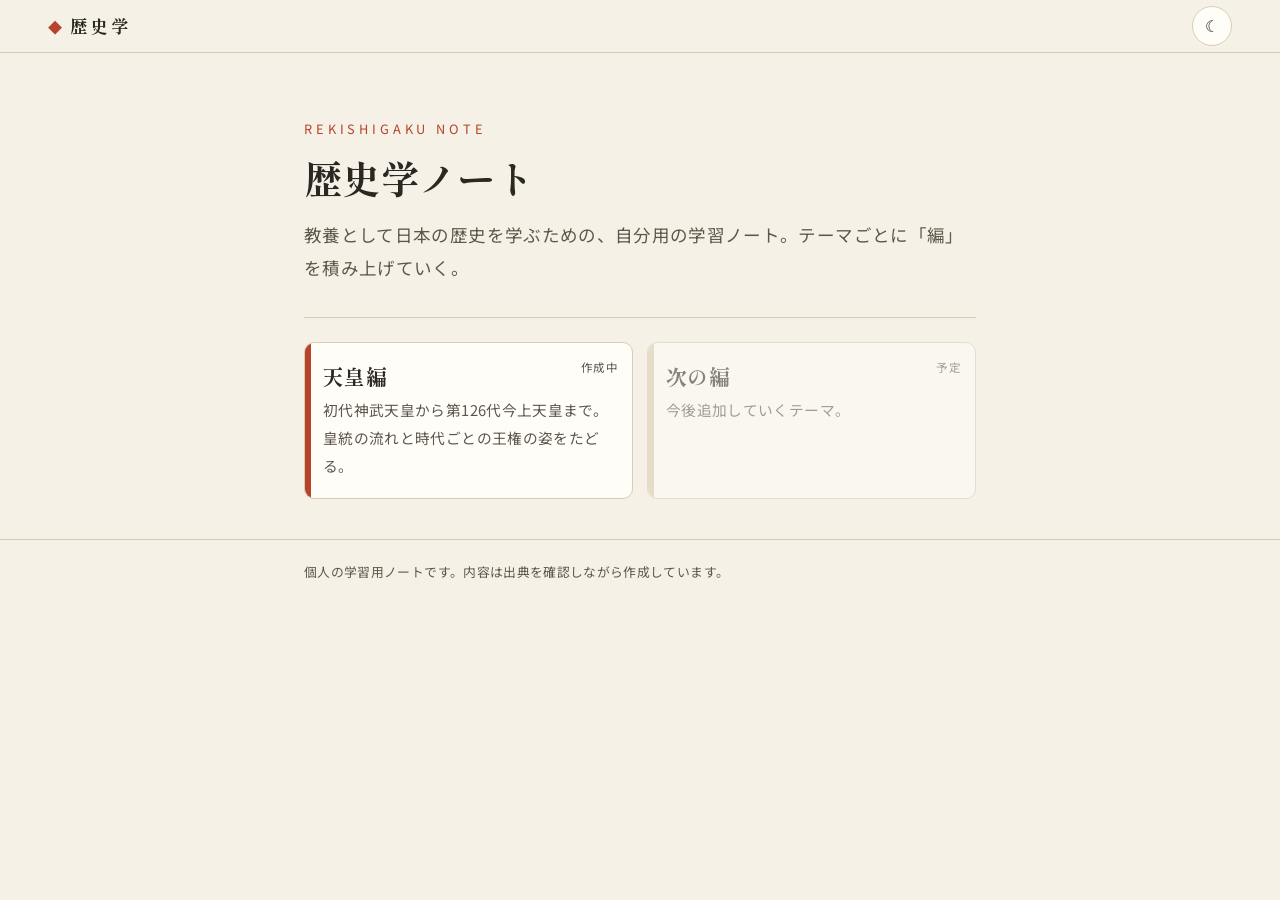
<file: index.html>
<!doctype html>
<html lang="ja">
<head>
<meta charset="utf-8">
<meta name="viewport" content="width=device-width, initial-scale=1">
<title>歴史学ノート</title>
<meta name="description" content="教養として日本の歴史を学ぶための個人用学習ノート">
<link rel="preconnect" href="https://fonts.googleapis.com">
<link rel="preconnect" href="https://fonts.gstatic.com" crossorigin>
<link href="https://fonts.googleapis.com/css2?family=Noto+Sans+JP:wght@400;700&family=Shippori+Mincho:wght@500;700;800&display=swap" rel="stylesheet">
<link rel="stylesheet" href="assets/style.css">
<script src="assets/common.js"></script>
</head>
<body>
<header class="site-header">
  <div class="wrap">
    <a class="site-logo" href="index.html">歴史学</a>
    <span class="breadcrumb"></span>
    <button class="theme-toggle" type="button">☾</button>
  </div>
</header>

<main class="wrap">
  <div class="hero">
    <p class="eyebrow">REKISHIGAKU NOTE</p>
    <h1>歴史学ノート</h1>
    <p class="lead">教養として日本の歴史を学ぶための、自分用の学習ノート。テーマごとに「編」を積み上げていく。</p>
  </div>

  <div class="volumes">
    <a class="volume" href="天皇編/index.html">
      <span class="tag">作成中</span>
      <h2>天皇編</h2>
      <p>初代神武天皇から第126代今上天皇まで。皇統の流れと時代ごとの王権の姿をたどる。</p>
    </a>
    <div class="volume soon">
      <span class="tag">予定</span>
      <h2>次の編</h2>
      <p>今後追加していくテーマ。</p>
    </div>
  </div>
</main>

<footer class="site-footer">
  <div class="wrap">個人の学習用ノートです。内容は出典を確認しながら作成しています。</div>
</footer>
</body>
</html>
</file>
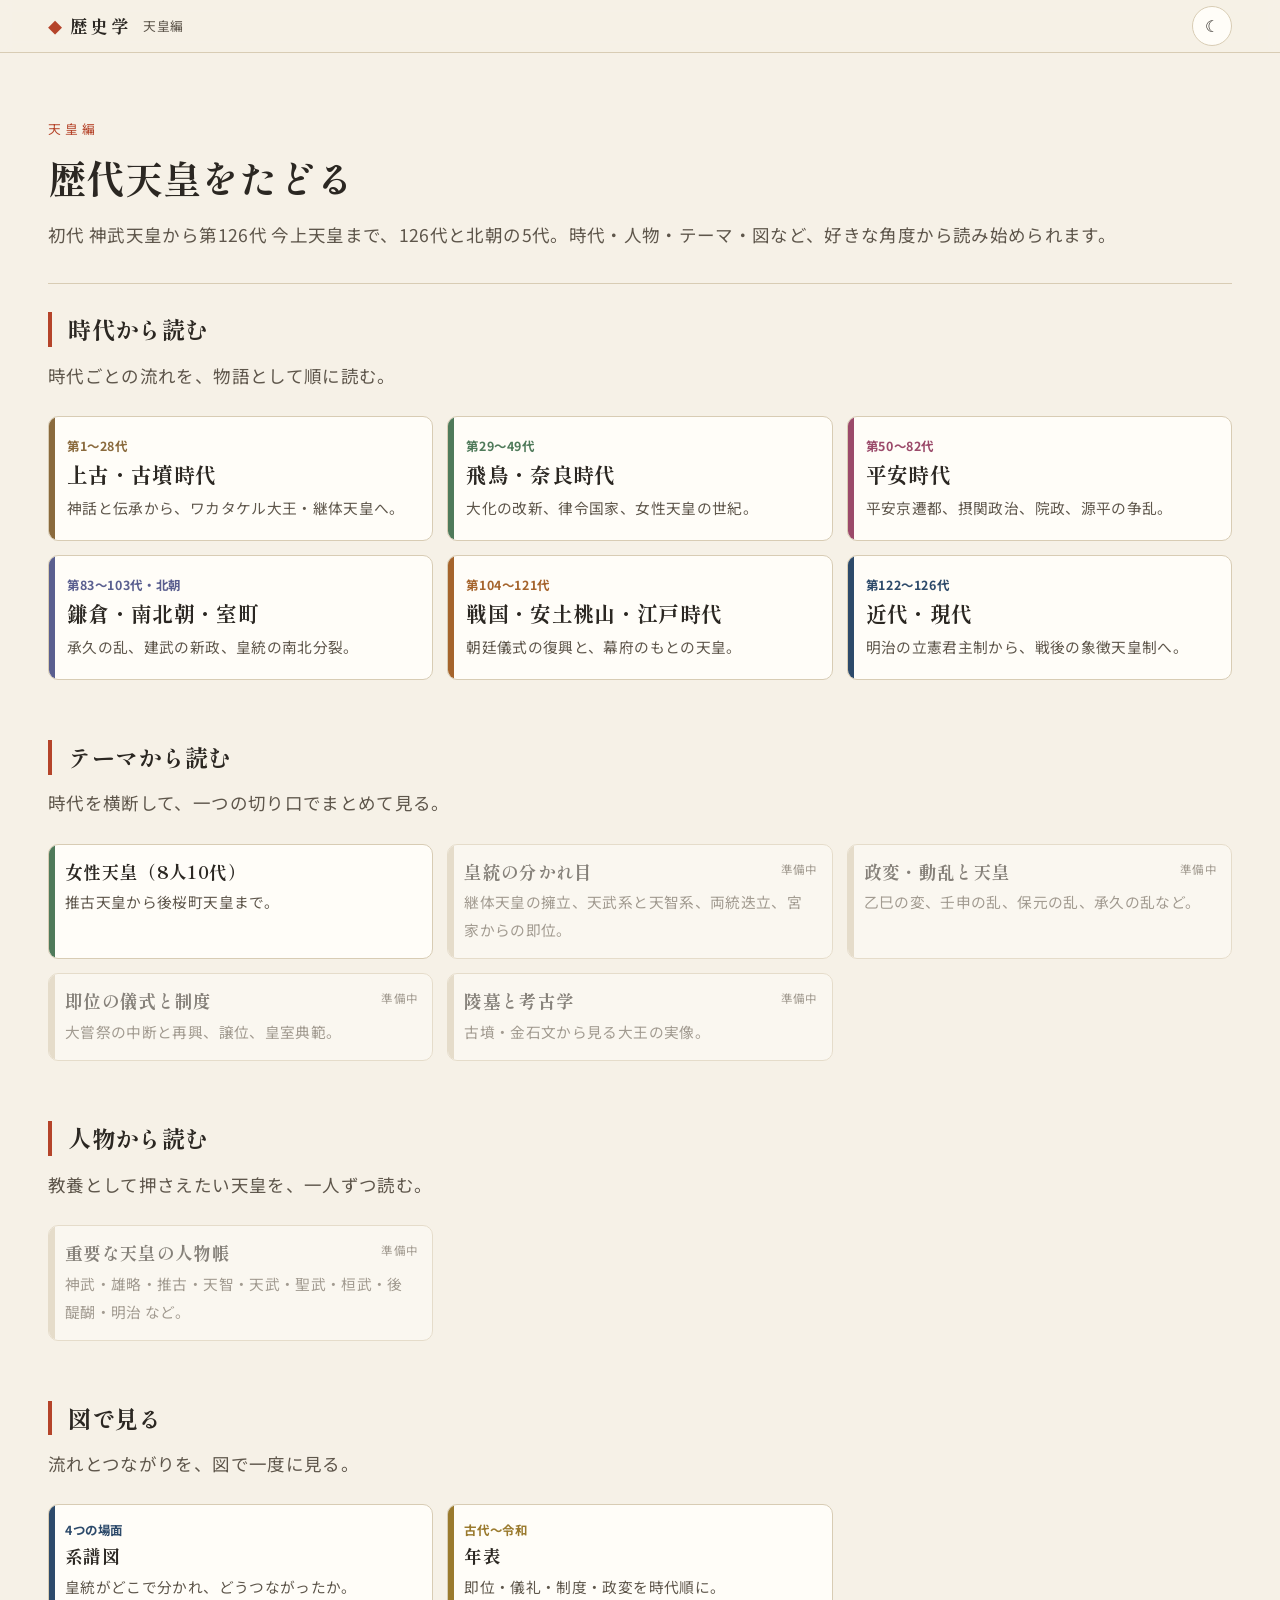
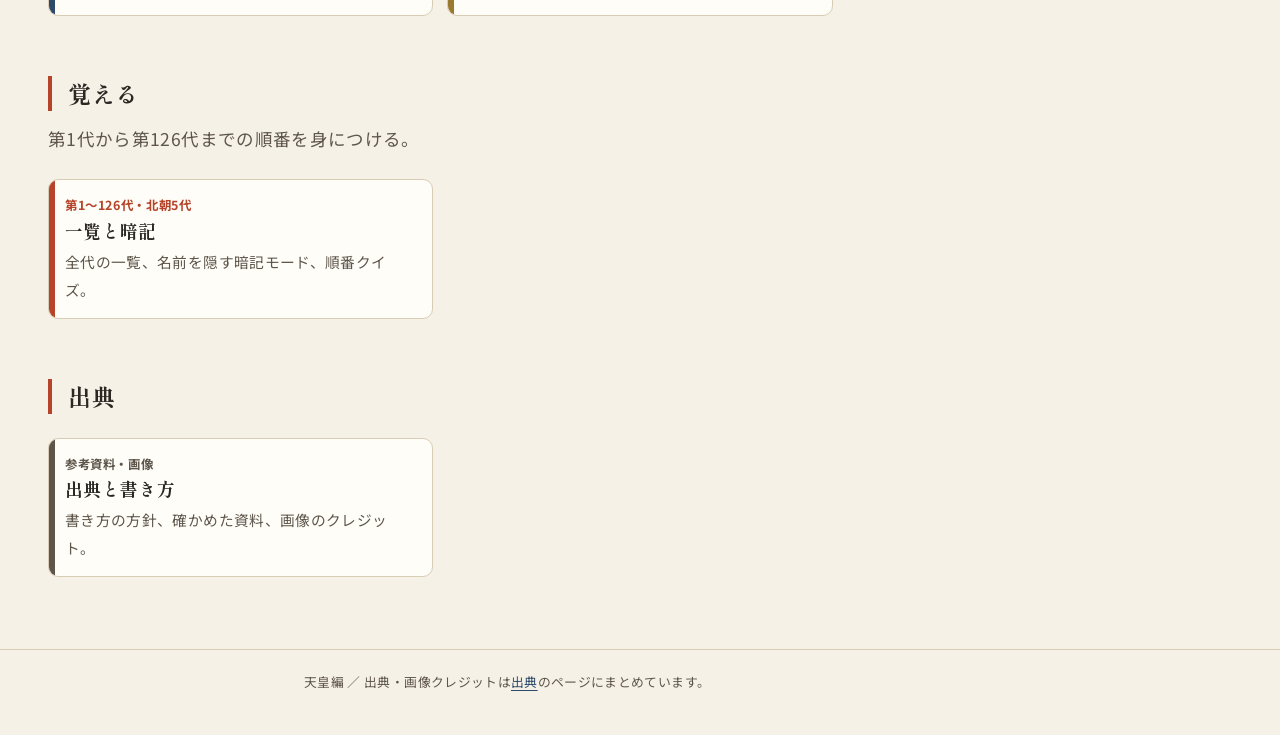
<file: 天皇編/index.html>
<!doctype html>
<html lang="ja">
<head>
<meta charset="utf-8">
<meta name="viewport" content="width=device-width, initial-scale=1">
<title>天皇編</title>
<meta name="description" content="初代神武天皇から第126代今上天皇まで。時代・人物・テーマ・系譜・年表から学ぶ">
<link rel="preconnect" href="https://fonts.googleapis.com">
<link rel="preconnect" href="https://fonts.gstatic.com" crossorigin>
<link href="https://fonts.googleapis.com/css2?family=Noto+Sans+JP:wght@400;700&family=Shippori+Mincho:wght@500;700;800&display=swap" rel="stylesheet">
<link rel="stylesheet" href="../assets/style.css">
<script src="../assets/common.js"></script>
</head>
<body>
<header class="site-header">
  <div class="wrap">
    <a class="site-logo" href="../index.html">歴史学</a>
    <span class="breadcrumb">天皇編</span>
    <button class="theme-toggle" type="button">☾</button>
  </div>
</header>

<main class="wrap wide">
  <div class="hero">
    <p class="eyebrow">天皇編</p>
    <h1>歴代天皇をたどる</h1>
    <p class="lead">初代 神武天皇から第126代 今上天皇まで、126代と北朝の5代。時代・人物・テーマ・図など、好きな角度から読み始められます。</p>
  </div>

  <section>
    <h2 id="by-era">時代から読む</h2>
    <p class="section-lead">時代ごとの流れを、物語として順に読む。</p>
    <div class="volumes">
      <a class="volume" href="era-1.html" style="--c: var(--era-1)">
        <span class="range">第1〜28代</span><h2>上古・古墳時代</h2>
        <p>神話と伝承から、ワカタケル大王・継体天皇へ。</p>
      </a>
      <a class="volume" href="era-2.html" style="--c: var(--era-2)">
        <span class="range">第29〜49代</span><h2>飛鳥・奈良時代</h2>
        <p>大化の改新、律令国家、女性天皇の世紀。</p>
      </a>
      <a class="volume" href="era-3.html" style="--c: var(--era-3)">
        <span class="range">第50〜82代</span><h2>平安時代</h2>
        <p>平安京遷都、摂関政治、院政、源平の争乱。</p>
      </a>
      <a class="volume" href="era-4.html" style="--c: var(--era-4)">
        <span class="range">第83〜103代・北朝</span><h2>鎌倉・南北朝・室町</h2>
        <p>承久の乱、建武の新政、皇統の南北分裂。</p>
      </a>
      <a class="volume" href="era-5.html" style="--c: var(--era-5)">
        <span class="range">第104〜121代</span><h2>戦国・安土桃山・江戸時代</h2>
        <p>朝廷儀式の復興と、幕府のもとの天皇。</p>
      </a>
      <a class="volume" href="era-6.html" style="--c: var(--era-6)">
        <span class="range">第122〜126代</span><h2>近代・現代</h2>
        <p>明治の立憲君主制から、戦後の象徴天皇制へ。</p>
      </a>
    </div>
  </section>

  <section>
    <h2 id="by-theme">テーマから読む</h2>
    <p class="section-lead">時代を横断して、一つの切り口でまとめて見る。</p>
    <div class="volumes compact">
      <a class="volume" href="theme-women.html" style="--c: var(--era-2)"><h2>女性天皇（8人10代）</h2><p>推古天皇から後桜町天皇まで。</p></a>
      <div class="volume soon"><span class="tag">準備中</span><h2>皇統の分かれ目</h2><p>継体天皇の擁立、天武系と天智系、両統迭立、宮家からの即位。</p></div>
      <div class="volume soon"><span class="tag">準備中</span><h2>政変・動乱と天皇</h2><p>乙巳の変、壬申の乱、保元の乱、承久の乱など。</p></div>
      <div class="volume soon"><span class="tag">準備中</span><h2>即位の儀式と制度</h2><p>大嘗祭の中断と再興、譲位、皇室典範。</p></div>
      <div class="volume soon"><span class="tag">準備中</span><h2>陵墓と考古学</h2><p>古墳・金石文から見る大王の実像。</p></div>
    </div>
  </section>

  <section>
    <h2 id="by-person">人物から読む</h2>
    <p class="section-lead">教養として押さえたい天皇を、一人ずつ読む。</p>
    <div class="volumes compact">
      <div class="volume soon"><span class="tag">準備中</span><h2>重要な天皇の人物帳</h2><p>神武・雄略・推古・天智・天武・聖武・桓武・後醍醐・明治 など。</p></div>
    </div>
  </section>

  <section>
    <h2 id="by-figure">図で見る</h2>
    <p class="section-lead">流れとつながりを、図で一度に見る。</p>
    <div class="volumes compact">
      <a class="volume" href="genealogy.html" style="--c: var(--ai)">
        <span class="range">4つの場面</span><h2>系譜図</h2>
        <p>皇統がどこで分かれ、どうつながったか。</p>
      </a>
      <a class="volume" href="timeline.html" style="--c: var(--kin)">
        <span class="range">古代〜令和</span><h2>年表</h2>
        <p>即位・儀礼・制度・政変を時代順に。</p>
      </a>
    </div>
  </section>

  <section>
    <h2 id="memorize">覚える</h2>
    <p class="section-lead">第1代から第126代までの順番を身につける。</p>
    <div class="volumes compact">
      <a class="volume" href="list.html" style="--c: var(--shu)">
        <span class="range">第1〜126代・北朝5代</span><h2>一覧と暗記</h2>
        <p>全代の一覧、名前を隠す暗記モード、順番クイズ。</p>
      </a>
    </div>
  </section>

  <section>
    <h2 id="sources">出典</h2>
    <div class="volumes compact">
      <a class="volume" href="sources.html" style="--c: var(--ink-soft)">
        <span class="range">参考資料・画像</span><h2>出典と書き方</h2>
        <p>書き方の方針、確かめた資料、画像のクレジット。</p>
      </a>
    </div>
  </section>
</main>

<footer class="site-footer">
  <div class="wrap">天皇編 ／ 出典・画像クレジットは<a href="sources.html">出典</a>のページにまとめています。</div>
</footer>
</body>
</html>
</file>
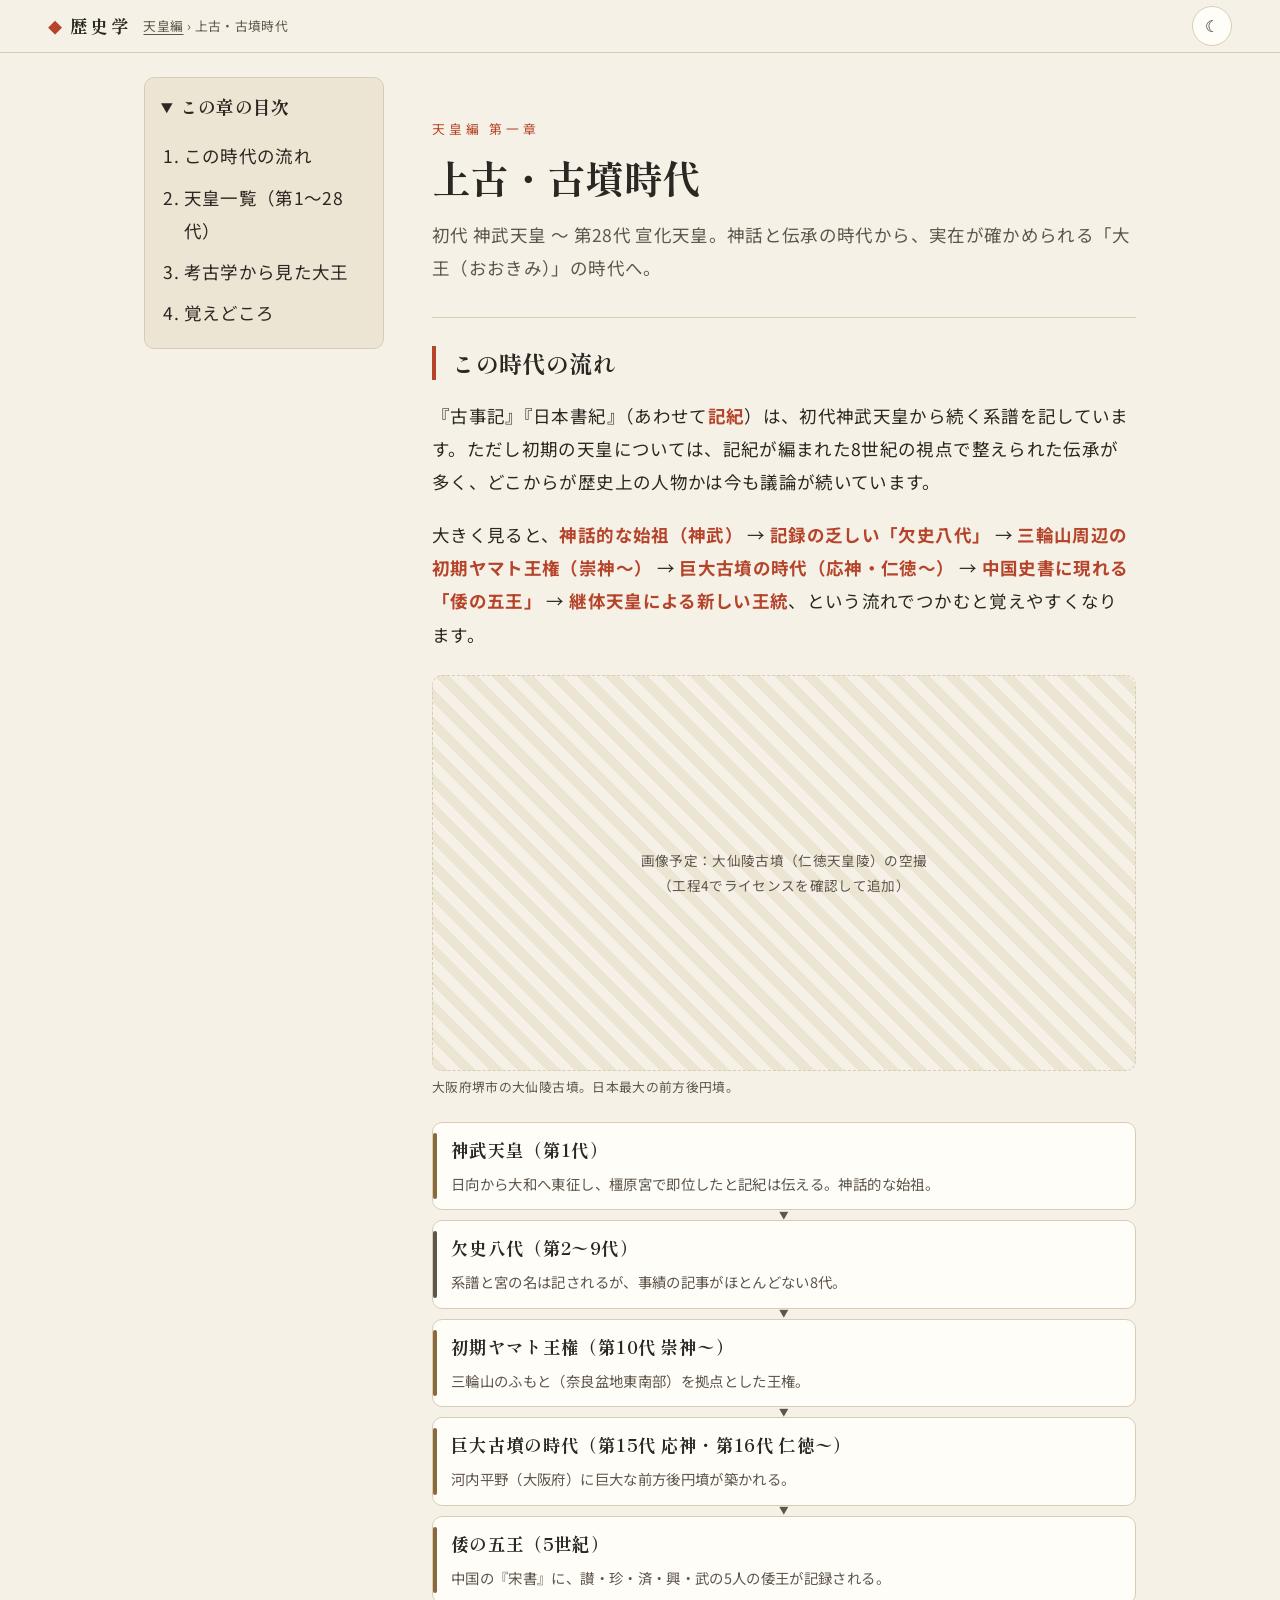
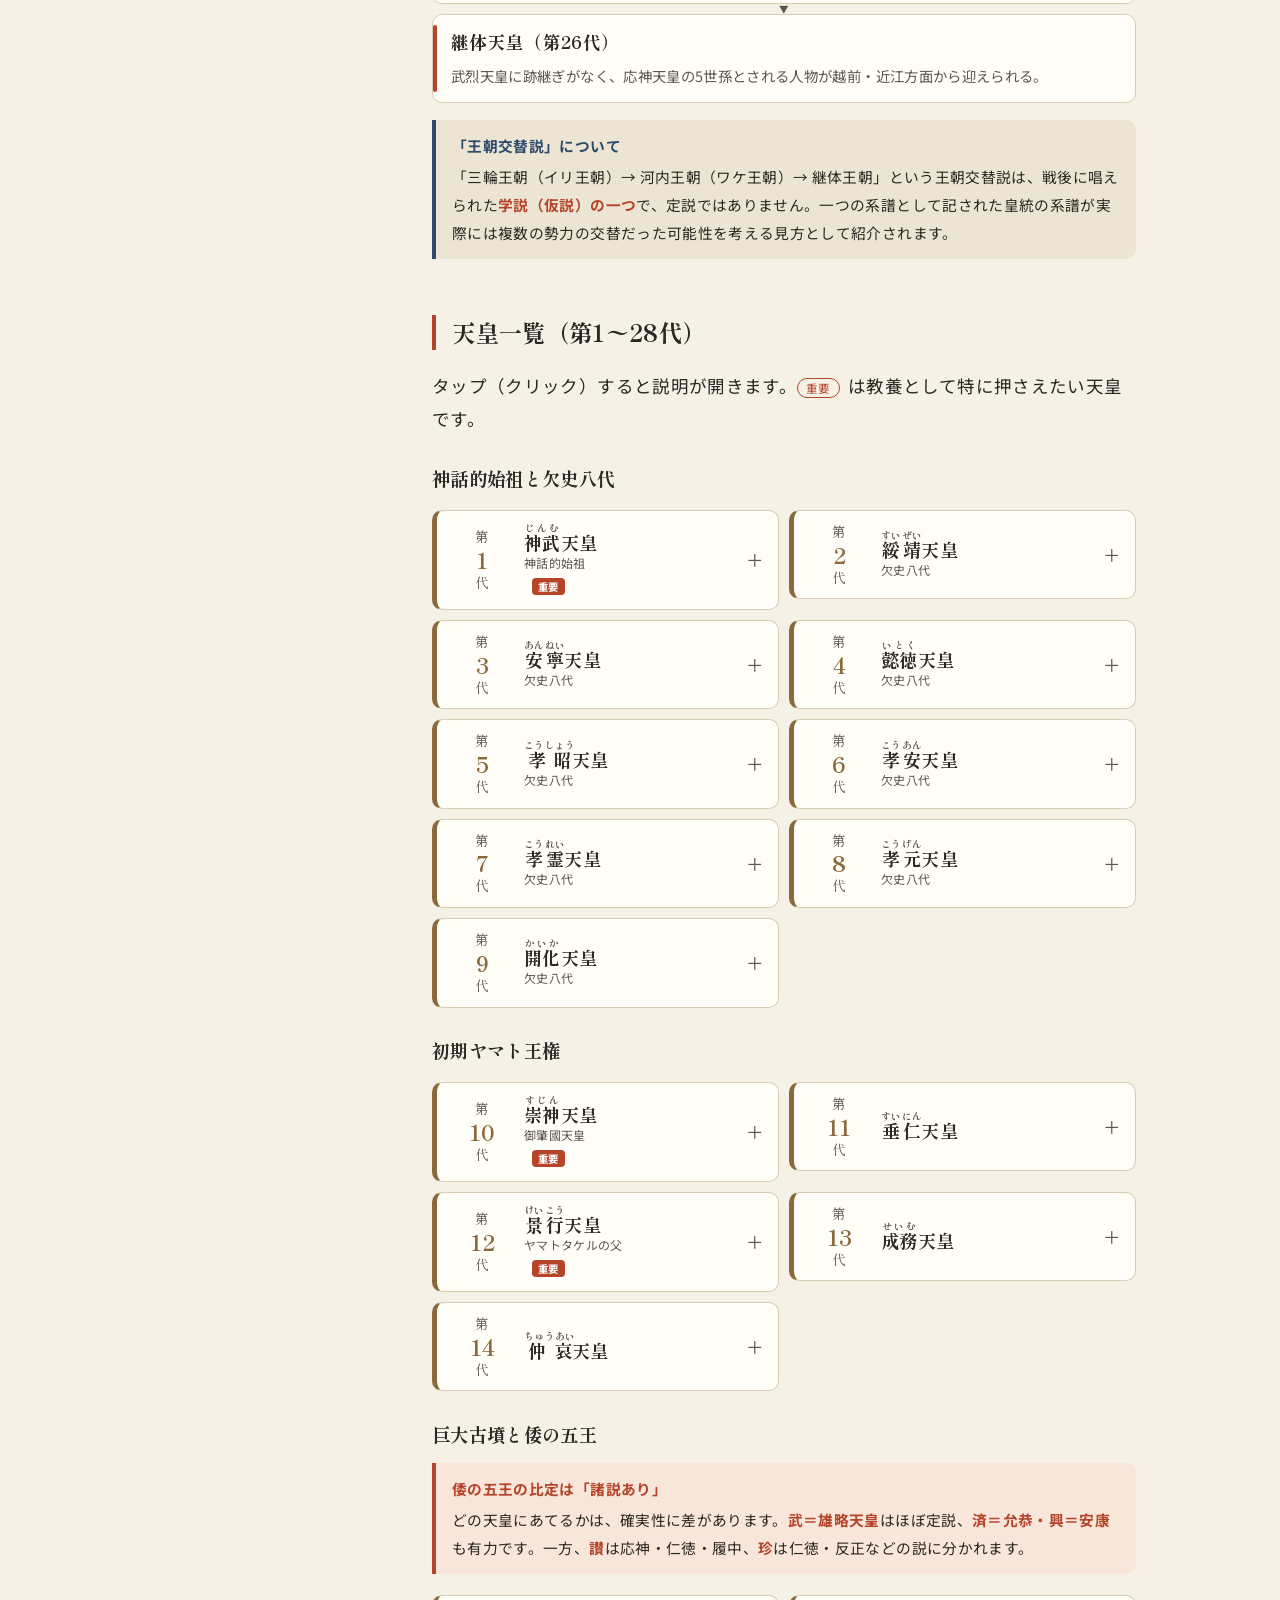
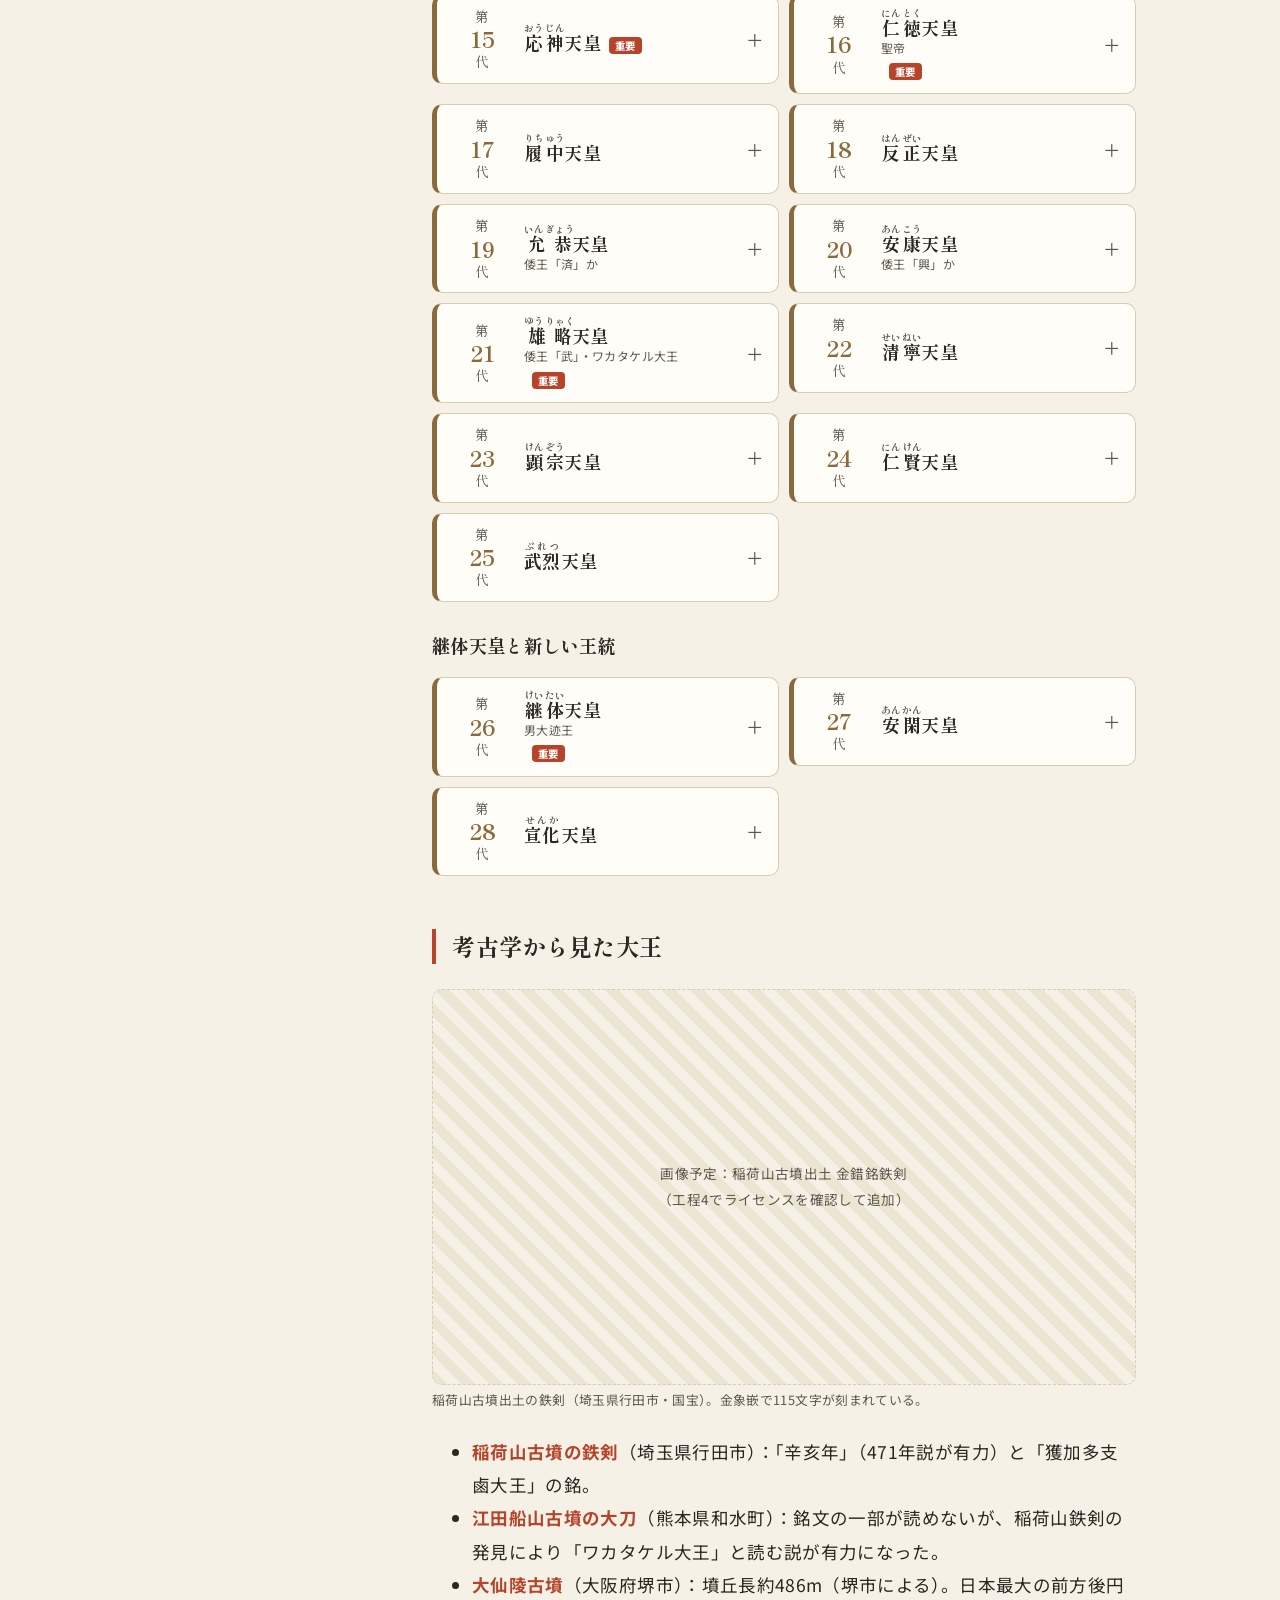
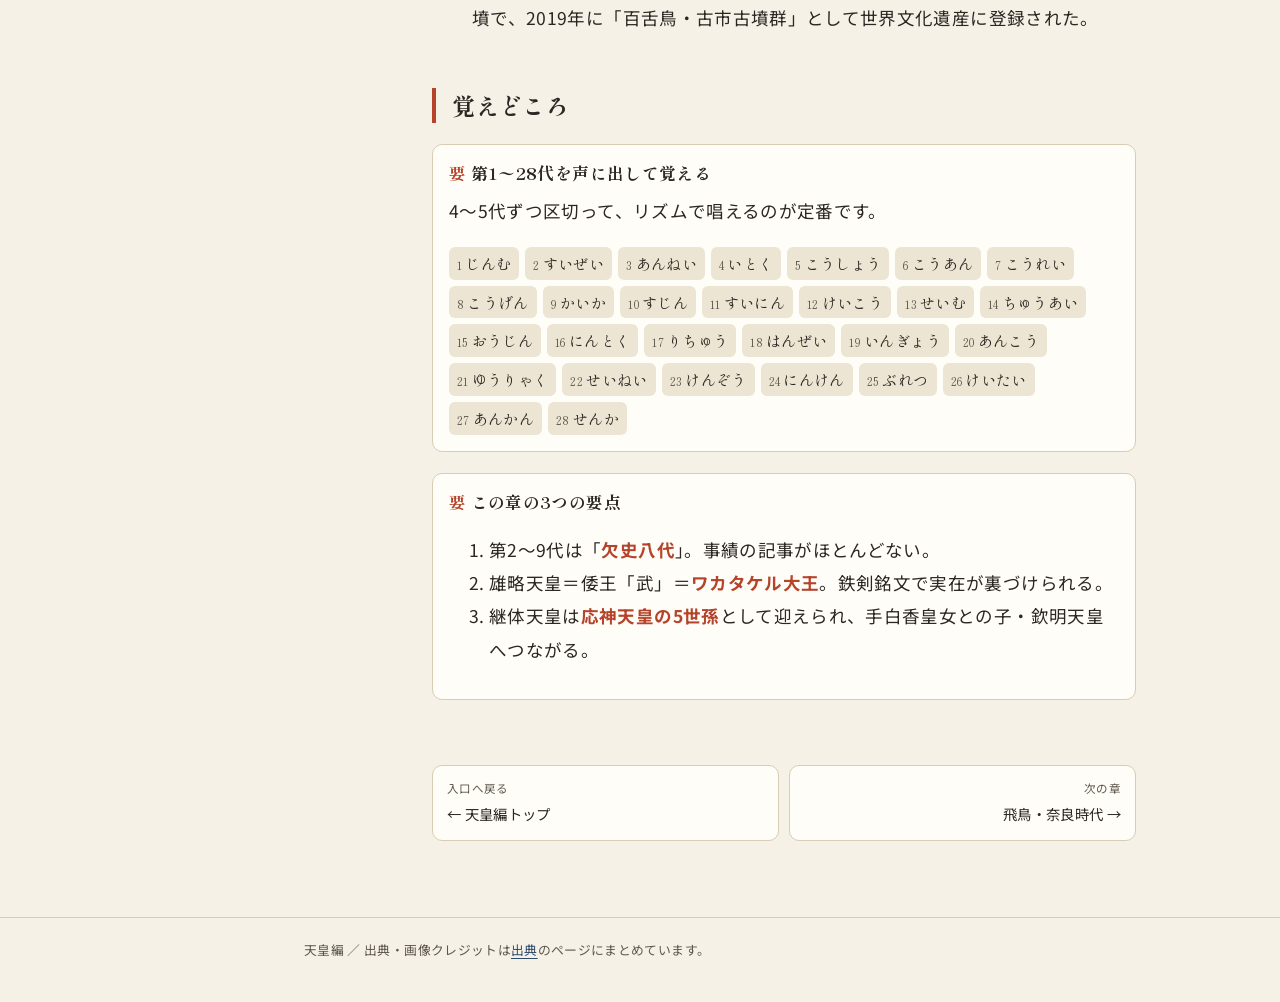
<file: 天皇編/era-1.html>
<!doctype html>
<html lang="ja">
<head>
<meta charset="utf-8">
<meta name="viewport" content="width=device-width, initial-scale=1">
<title>上古・古墳時代の天皇</title>
<meta name="description" content="天皇編 第1章：初代神武天皇から第28代宣化天皇まで">
<link rel="preconnect" href="https://fonts.googleapis.com">
<link rel="preconnect" href="https://fonts.gstatic.com" crossorigin>
<link href="https://fonts.googleapis.com/css2?family=Noto+Sans+JP:wght@400;700&family=Shippori+Mincho:wght@500;700;800&display=swap" rel="stylesheet">
<link rel="stylesheet" href="../assets/style.css">
<script src="../assets/common.js"></script>
</head>
<body style="--c: var(--era-1)">
<header class="site-header">
  <div class="wrap">
    <a class="site-logo" href="../index.html">歴史学</a>
    <span class="breadcrumb"><a href="index.html">天皇編</a> › 上古・古墳時代</span>
    <button class="theme-toggle" type="button">☾</button>
  </div>
</header>

<main class="wrap doc">
  <div class="hero">
    <p class="eyebrow">天皇編 第一章</p>
    <h1>上古・古墳時代</h1>
    <p class="lead">初代 神武天皇 〜 第28代 宣化天皇。神話と伝承の時代から、実在が確かめられる「大王（おおきみ）」の時代へ。</p>
  </div>


  <details class="toc" open>
    <summary>この章の目次</summary>
    <ol></ol>
  </details>

  <section>
    <h2 id="overview">この時代の流れ</h2>
    <p>『古事記』『日本書紀』（あわせて<strong>記紀</strong>）は、初代神武天皇から続く系譜を記しています。ただし初期の天皇については、記紀が編まれた8世紀の視点で整えられた伝承が多く、どこからが歴史上の人物かは今も議論が続いています。</p>
    <p>大きく見ると、<strong>神話的な始祖（神武）</strong> → <strong>記録の乏しい「欠史八代」</strong> → <strong>三輪山周辺の初期ヤマト王権（崇神〜）</strong> → <strong>巨大古墳の時代（応神・仁徳〜）</strong> → <strong>中国史書に現れる「倭の五王」</strong> → <strong>継体天皇による新しい王統</strong>、という流れでつかむと覚えやすくなります。</p>

    <figure>
      <div class="img-placeholder">画像予定：大仙陵古墳（仁徳天皇陵）の空撮<br>（工程4でライセンスを確認して追加）</div>
      <figcaption>大阪府堺市の大仙陵古墳。日本最大の前方後円墳。</figcaption>
    </figure>

    <ol class="flow">
      <li style="--c: var(--era-1)"><span class="flow-title">神武天皇（第1代）</span><span class="flow-body">日向から大和へ東征し、橿原宮で即位したと記紀は伝える。神話的な始祖。</span></li>
      <li style="--c: var(--ink-soft)"><span class="flow-title">欠史八代（第2〜9代）</span><span class="flow-body">系譜と宮の名は記されるが、事績の記事がほとんどない8代。</span></li>
      <li style="--c: var(--era-1)"><span class="flow-title">初期ヤマト王権（第10代 崇神〜）</span><span class="flow-body">三輪山のふもと（奈良盆地東南部）を拠点とした王権。</span></li>
      <li style="--c: var(--era-1)"><span class="flow-title">巨大古墳の時代（第15代 応神・第16代 仁徳〜）</span><span class="flow-body">河内平野（大阪府）に巨大な前方後円墳が築かれる。</span></li>
      <li style="--c: var(--era-1)"><span class="flow-title">倭の五王（5世紀）</span><span class="flow-body">中国の『宋書』に、讃・珍・済・興・武の5人の倭王が記録される。</span></li>
      <li style="--c: var(--shu)"><span class="flow-title">継体天皇（第26代）</span><span class="flow-body">武烈天皇に跡継ぎがなく、応神天皇の5世孫とされる人物が越前・近江方面から迎えられる。</span></li>
    </ol>

    <div class="note info">
      <span class="note-title">「王朝交替説」について</span>
      「三輪王朝（イリ王朝）→ 河内王朝（ワケ王朝）→ 継体王朝」という王朝交替説は、戦後に唱えられた<strong>学説（仮説）の一つ</strong>で、定説ではありません。一つの系譜として記された皇統の系譜が実際には複数の勢力の交替だった可能性を考える見方として紹介されます。
    </div>
  </section>

  <section>
    <h2 id="emperors">天皇一覧（第1〜28代）</h2>
    <p>タップ（クリック）すると説明が開きます。<span class="badge" style="color:var(--shu);border-color:var(--shu)">重要</span> は教養として特に押さえたい天皇です。</p>

    <h3>神話的始祖と欠史八代</h3>
    <div class="emperors">
      <details class="emp major" id="e1">
        <summary><span class="num">第<b>1</b>代</span><span class="name"><ruby>神武<rt>じんむ</rt></ruby>天皇<small>神話的始祖</small></span></summary>
        <div class="body">
          <figure class="pf"><img src="img/e1.webp" alt="神武天皇を描いた錦絵" width="240" height="349" loading="lazy" decoding="async"><figcaption>月岡芳年「大日本名将鑑」より（明治時代・後世の想像図）</figcaption></figure>
          <p>日向（宮崎県）から大和へ向かう「神武東征」を経て、橿原宮（奈良県橿原市）で即位したと記紀が伝える始祖。八咫烏の道案内や長髄彦との戦いの説話で知られる。</p>
          <p>即位を紀元前660年とする年代は、中国の辛酉革命説にもとづいて後から設定されたものと考えられている。明治時代にこの即位日が「紀元節」（現在の建国記念の日）とされた。</p>
          <p>『日本書紀』での称号は「<ruby>始馭天下之天皇<rt>はつくにしらすすめらみこと</rt></ruby>」。</p>
        </div>
      </details>
      <details class="emp" id="e2">
        <summary><span class="num">第<b>2</b>代</span><span class="name"><ruby>綏靖<rt>すいぜい</rt></ruby>天皇<small>欠史八代</small></span></summary>
        <div class="body"><p>神武天皇の皇子。異母兄の手研耳命を討って即位したと伝えられる。以後8代は事績の記事がほとんどないため「欠史八代」と呼ばれる。</p></div>
      </details>
      <details class="emp" id="e3">
        <summary><span class="num">第<b>3</b>代</span><span class="name"><ruby>安寧<rt>あんねい</rt></ruby>天皇<small>欠史八代</small></span></summary>
        <div class="body"><p>綏靖天皇の皇子。宮は片塩浮孔宮（奈良県大和高田市付近とされる）。</p></div>
      </details>
      <details class="emp" id="e4">
        <summary><span class="num">第<b>4</b>代</span><span class="name"><ruby>懿徳<rt>いとく</rt></ruby>天皇<small>欠史八代</small></span></summary>
        <div class="body"><p>安寧天皇の皇子。宮は軽曲峡宮（奈良県橿原市付近とされる）。</p></div>
      </details>
      <details class="emp" id="e5">
        <summary><span class="num">第<b>5</b>代</span><span class="name"><ruby>孝昭<rt>こうしょう</rt></ruby>天皇<small>欠史八代</small></span></summary>
        <div class="body"><p>懿徳天皇の皇子。宮は掖上池心宮（奈良県御所市付近とされる）。</p></div>
      </details>
      <details class="emp" id="e6">
        <summary><span class="num">第<b>6</b>代</span><span class="name"><ruby>孝安<rt>こうあん</rt></ruby>天皇<small>欠史八代</small></span></summary>
        <div class="body"><p>孝昭天皇の皇子。宮は室秋津島宮（奈良県御所市付近とされる）。</p></div>
      </details>
      <details class="emp" id="e7">
        <summary><span class="num">第<b>7</b>代</span><span class="name"><ruby>孝霊<rt>こうれい</rt></ruby>天皇<small>欠史八代</small></span></summary>
        <div class="body"><p>孝安天皇の皇子。宮は黒田廬戸宮（奈良県田原本町付近とされる）。吉備津彦命の父とされる。</p></div>
      </details>
      <details class="emp" id="e8">
        <summary><span class="num">第<b>8</b>代</span><span class="name"><ruby>孝元<rt>こうげん</rt></ruby>天皇<small>欠史八代</small></span></summary>
        <div class="body"><p>孝霊天皇の皇子。宮は軽境原宮（奈良県橿原市付近とされる）。伝説的な忠臣・武内宿禰は、この天皇の子孫（『古事記』では孫、『日本書紀』では曽孫）とされる。</p></div>
      </details>
      <details class="emp" id="e9">
        <summary><span class="num">第<b>9</b>代</span><span class="name"><ruby>開化<rt>かいか</rt></ruby>天皇<small>欠史八代</small></span></summary>
        <div class="body"><p>孝元天皇の皇子。欠史八代の最後。宮は春日率川宮（奈良市付近とされる）。</p></div>
      </details>
    </div>

    <h3>初期ヤマト王権</h3>
    <div class="emperors">
      <details class="emp major" id="e10">
        <summary><span class="num">第<b>10</b>代</span><span class="name"><ruby>崇神<rt>すじん</rt></ruby>天皇<small>御肇國天皇</small></span></summary>
        <div class="body">
          <figure class="pf wide"><img src="img/e10.webp" alt="崇神天皇陵の拝所" width="480" height="316" loading="lazy" decoding="async"><figcaption>崇神天皇陵（行燈山古墳）の拝所（奈良県天理市）</figcaption></figure>
          <p>実在の可能性がある最初の天皇として名前が挙がることが多い。</p>
          <p>『日本書紀』では「<ruby>御肇國天皇<rt>はつくにしらすすめらみこと</rt></ruby>」と呼ばれる。神武天皇と<strong>読みは同じだが漢字は異なる</strong>。</p>
          <p>疫病の流行を受けて三輪山の大物主神を祀り、宮中にあった天照大神を倭の笠縫邑に移したと伝える。北陸・東海・西道・丹波へ「四道将軍」を派遣した説話でも知られる。</p>
        </div>
      </details>
      <details class="emp" id="e11">
        <summary><span class="num">第<b>11</b>代</span><span class="name"><ruby>垂仁<rt>すいにん</rt></ruby>天皇</span></summary>
        <div class="body"><p>崇神天皇の皇子。皇女の倭姫命が天照大神を祀る地を求めて各地を巡り、伊勢に至ったという伊勢神宮の起源伝承がこの代に置かれる。野見宿禰と当麻蹴速の相撲、殉死をやめて埴輪を立てたという説話もこの代のもの。</p></div>
      </details>
      <details class="emp major" id="e12">
        <summary><span class="num">第<b>12</b>代</span><span class="name"><ruby>景行<rt>けいこう</rt></ruby>天皇<small>ヤマトタケルの父</small></span></summary>
        <div class="body"><figure class="pf"><img src="img/e12.webp" alt="景行天皇の肖像画" width="240" height="264" loading="lazy" decoding="async"><figcaption>明治時代の版画（後世の想像図）</figcaption></figure><p>垂仁天皇の皇子。自ら九州の熊襲を討ったと伝えられるほか、皇子の<strong>日本武尊（ヤマトタケル）</strong>を西の熊襲、東の蝦夷の征討に派遣した英雄説話で知られる。</p></div>
      </details>
      <details class="emp" id="e13">
        <summary><span class="num">第<b>13</b>代</span><span class="name"><ruby>成務<rt>せいむ</rt></ruby>天皇</span></summary>
        <div class="body"><p>景行天皇の皇子。『日本書紀』では、同じ日に生まれた武内宿禰を大臣とし、国や県の境を定めて国造・県主を置いたと記される。</p></div>
      </details>
      <details class="emp" id="e14">
        <summary><span class="num">第<b>14</b>代</span><span class="name"><ruby>仲哀<rt>ちゅうあい</rt></ruby>天皇</span></summary>
        <div class="body"><p>日本武尊の皇子（成務天皇の甥）。熊襲征討のため筑紫の香椎宮に滞在中に急死したと伝えられる。皇后は「三韓征伐」の説話で知られる神功皇后。</p></div>
      </details>
    </div>

    <h3>巨大古墳と倭の五王</h3>
    <div class="note">
      <span class="note-title">倭の五王の比定は「諸説あり」</span>
      どの天皇にあてるかは、確実性に差があります。<strong>武＝雄略天皇</strong>はほぼ定説、<strong>済＝允恭・興＝安康</strong>も有力です。一方、<strong>讃</strong>は応神・仁徳・履中、<strong>珍</strong>は仁徳・反正などの説に分かれます。
    </div>
    <div class="emperors">
      <details class="emp major" id="e15">
        <summary><span class="num">第<b>15</b>代</span><span class="name"><ruby>応神<rt>おうじん</rt></ruby>天皇</span></summary>
        <div class="body"><figure class="pf"><img src="img/e15.webp" alt="応神天皇と武内宿禰を描いた絵" width="240" height="360" loading="lazy" decoding="async"><figcaption>住吉具慶筆。手前は武内宿禰（江戸時代・後世の想像図）</figcaption></figure><p>仲哀天皇と神功皇后の皇子。王仁（『論語』『千字文』を伝えたとされる）、弓月君（秦氏の祖とされる）、阿知使主（東漢氏の祖とされる）などの渡来人が来たという記事がこの代に集中する。陵は誉田御廟山古墳（大阪府羽曳野市）に治定されている。</p></div>
      </details>
      <details class="emp major" id="e16">
        <summary><span class="num">第<b>16</b>代</span><span class="name"><ruby>仁徳<rt>にんとく</rt></ruby>天皇<small>聖帝</small></span></summary>
        <div class="body"><figure class="pf"><img src="img/e16.webp" alt="仁徳天皇を描いた錦絵" width="240" height="335" loading="lazy" decoding="async"><figcaption>豊原周延「東錦昼夜競」より（明治時代・後世の想像図）</figcaption></figure><p>応神天皇の皇子。高い所から見て民家のかまどに煙が立たないのを知り、3年間課役を免除したという「民のかまど」の説話で聖帝とされる。難波高津宮を都とし、難波の堀江の開削や茨田堤の築造を行ったと伝える。陵は大仙陵古墳（大阪府堺市）に治定されているが、被葬者については議論がある。</p></div>
      </details>
      <details class="emp" id="e17">
        <summary><span class="num">第<b>17</b>代</span><span class="name"><ruby>履中<rt>りちゅう</rt></ruby>天皇</span></summary>
        <div class="body"><p>仁徳天皇の皇子。『日本書紀』に、諸国に記録係（国史）を置いたという記事がある。倭王「讃」にあてる説がある。</p></div>
      </details>
      <details class="emp" id="e18">
        <summary><span class="num">第<b>18</b>代</span><span class="name"><ruby>反正<rt>はんぜい</rt></ruby>天皇</span></summary>
        <div class="body"><p>仁徳天皇の皇子で履中天皇の弟。宮は丹比柴籬宮（大阪府松原市付近とされる）。倭王「珍」にあてる説がある。</p></div>
      </details>
      <details class="emp" id="e19">
        <summary><span class="num">第<b>19</b>代</span><span class="name"><ruby>允恭<rt>いんぎょう</rt></ruby>天皇<small>倭王「済」か</small></span></summary>
        <div class="body"><p>仁徳天皇の皇子。氏姓の乱れを正すため、熱湯に手を入れさせて真偽を判定する「盟神探湯（くかたち）」を行ったと伝える。</p></div>
      </details>
      <details class="emp" id="e20">
        <summary><span class="num">第<b>20</b>代</span><span class="name"><ruby>安康<rt>あんこう</rt></ruby>天皇<small>倭王「興」か</small></span></summary>
        <div class="body"><p>允恭天皇の皇子。幼い眉輪王に殺害されたと伝えられ、これをきっかけに王族間の争いが起こる。</p></div>
      </details>
      <details class="emp major" id="e21">
        <summary><span class="num">第<b>21</b>代</span><span class="name"><ruby>雄略<rt>ゆうりゃく</rt></ruby>天皇<small>倭王「武」・ワカタケル大王</small></span></summary>
        <div class="body">
          <figure class="pf"><img src="img/e21.webp" alt="猪を退ける雄略天皇を描いた錦絵" width="240" height="296" loading="lazy" decoding="async"><figcaption>安達吟光の錦絵より。猪を退けた説話の場面（明治時代・後世の想像図）</figcaption></figure>
          <p>允恭天皇の皇子。ライバルの王族を次々に倒して即位し、強い権力をふるったと伝えられる。『日本書紀』には「大悪天皇」と評する記述もある。</p>
          <p>埼玉県の稲荷山古墳から出土した鉄剣の銘文に「<strong>獲加多支鹵大王（ワカタケル大王）</strong>」とあり、雄略天皇（和風名：大泊瀬幼武）を指すと考えられている。5世紀後半に、大王の影響が関東まで及んでいたことを示す重要な資料。</p>
        </div>
      </details>
      <details class="emp" id="e22">
        <summary><span class="num">第<b>22</b>代</span><span class="name"><ruby>清寧<rt>せいねい</rt></ruby>天皇</span></summary>
        <div class="body"><p>雄略天皇の皇子。生まれつき白髪だったと伝える。子がなく、播磨で見つかった市辺押磐皇子の遺児2人（のちの顕宗・仁賢）を迎えた。</p></div>
      </details>
      <details class="emp" id="e23">
        <summary><span class="num">第<b>23</b>代</span><span class="name"><ruby>顕宗<rt>けんぞう</rt></ruby>天皇</span></summary>
        <div class="body"><p>履中天皇の孫（市辺押磐皇子の子）。兄と皇位を譲り合った末、弟である自身が先に即位したと伝えられる。</p></div>
      </details>
      <details class="emp" id="e24">
        <summary><span class="num">第<b>24</b>代</span><span class="name"><ruby>仁賢<rt>にんけん</rt></ruby>天皇</span></summary>
        <div class="body"><p>顕宗天皇の兄。娘の<strong>手白香皇女</strong>は継体天皇の皇后となり、前の王統と継体天皇の血筋をつなぐ存在になる。</p></div>
      </details>
      <details class="emp" id="e25">
        <summary><span class="num">第<b>25</b>代</span><span class="name"><ruby>武烈<rt>ぶれつ</rt></ruby>天皇</span></summary>
        <div class="body"><p>仁賢天皇の皇子。『日本書紀』には残虐な行いの記事が多いが、誇張とする見方が強い。子がないまま亡くなり、仁徳天皇から続いた男系の直系が途絶えた。</p></div>
      </details>
    </div>

    <h3>継体天皇と新しい王統</h3>
    <div class="emperors">
      <details class="emp major" id="e26">
        <summary><span class="num">第<b>26</b>代</span><span class="name"><ruby>継体<rt>けいたい</rt></ruby>天皇<small>男大迹王</small></span></summary>
        <div class="body">
          <figure class="pf"><img src="img/e26.webp" alt="足羽山の継体天皇像" width="240" height="320" loading="lazy" decoding="async"><figcaption>足羽山の継体天皇像（福井市）</figcaption></figure>
          <p>武烈天皇の死後、大伴金村らによって越前（福井県）から迎えられた、応神天皇の5世孫とされる人物。仁賢天皇の皇女・手白香皇女を皇后とし、二人の子が<strong>第29代 欽明天皇</strong>となる。</p>
          <p>527年、九州の筑紫君磐井が新羅と結んで反乱を起こした（<strong>磐井の乱</strong>）が、物部麁鹿火らが鎮圧した。</p>
          <p>大阪府高槻市の今城塚古墳を真の継体陵とする見方が有力（宮内庁の治定は茨木市の太田茶臼山古墳）。</p>
        </div>
      </details>
      <details class="emp" id="e27">
        <summary><span class="num">第<b>27</b>代</span><span class="name"><ruby>安閑<rt>あんかん</rt></ruby>天皇</span></summary>
        <div class="body"><p>継体天皇の皇子。『日本書紀』のこの代に、王権の直轄地「屯倉（みやけ）」を各地に置いた記事が集中している。</p></div>
      </details>
      <details class="emp" id="e28">
        <summary><span class="num">第<b>28</b>代</span><span class="name"><ruby>宣化<rt>せんか</rt></ruby>天皇</span></summary>
        <div class="body"><p>継体天皇の皇子で安閑天皇の弟。筑紫に那津官家を整えたと記され、のちの大宰府の前身とみる説がある。</p></div>
      </details>
    </div>
  </section>

  <section>
    <h2 id="evidence">考古学から見た大王</h2>
    <figure>
      <div class="img-placeholder">画像予定：稲荷山古墳出土 金錯銘鉄剣<br>（工程4でライセンスを確認して追加）</div>
      <figcaption>稲荷山古墳出土の鉄剣（埼玉県行田市・国宝）。金象嵌で115文字が刻まれている。</figcaption>
    </figure>
    <ul>
      <li><strong>稲荷山古墳の鉄剣</strong>（埼玉県行田市）：「辛亥年」（471年説が有力）と「獲加多支鹵大王」の銘。</li>
      <li><strong>江田船山古墳の大刀</strong>（熊本県和水町）：銘文の一部が読めないが、稲荷山鉄剣の発見により「ワカタケル大王」と読む説が有力になった。</li>
      <li><strong>大仙陵古墳</strong>（大阪府堺市）：墳丘長約486m（堺市による）。日本最大の前方後円墳で、2019年に「百舌鳥・古市古墳群」として世界文化遺産に登録された。</li>
    </ul>
  </section>

  <section>
    <h2 id="memorize">覚えどころ</h2>
    <div class="point">
      <h3>第1〜28代を声に出して覚える</h3>
      <p>4〜5代ずつ区切って、リズムで唱えるのが定番です。</p>
      <ul class="chant">
        <li><span>1</span>じんむ</li><li><span>2</span>すいぜい</li><li><span>3</span>あんねい</li><li><span>4</span>いとく</li>
        <li><span>5</span>こうしょう</li><li><span>6</span>こうあん</li><li><span>7</span>こうれい</li><li><span>8</span>こうげん</li>
        <li><span>9</span>かいか</li><li><span>10</span>すじん</li><li><span>11</span>すいにん</li><li><span>12</span>けいこう</li>
        <li><span>13</span>せいむ</li><li><span>14</span>ちゅうあい</li><li><span>15</span>おうじん</li><li><span>16</span>にんとく</li>
        <li><span>17</span>りちゅう</li><li><span>18</span>はんぜい</li><li><span>19</span>いんぎょう</li><li><span>20</span>あんこう</li>
        <li><span>21</span>ゆうりゃく</li><li><span>22</span>せいねい</li><li><span>23</span>けんぞう</li><li><span>24</span>にんけん</li>
        <li><span>25</span>ぶれつ</li><li><span>26</span>けいたい</li><li><span>27</span>あんかん</li><li><span>28</span>せんか</li>
      </ul>
    </div>
    <div class="point">
      <h3>この章の3つの要点</h3>
      <ol>
        <li>第2〜9代は「<strong>欠史八代</strong>」。事績の記事がほとんどない。</li>
        <li>雄略天皇＝倭王「武」＝<strong>ワカタケル大王</strong>。鉄剣銘文で実在が裏づけられる。</li>
        <li>継体天皇は<strong>応神天皇の5世孫</strong>として迎えられ、手白香皇女との子・欽明天皇へつながる。</li>
      </ol>
    </div>
  </section>

  <nav class="pager">
    <a class="prev" href="index.html"><small>入口へ戻る</small>← 天皇編トップ</a>
    <a class="next" href="era-2.html"><small>次の章</small>飛鳥・奈良時代 →</a>
  </nav>
</main>

<footer class="site-footer">
  <div class="wrap">天皇編 ／ 出典・画像クレジットは<a href="sources.html">出典</a>のページにまとめています。</div>
</footer>
</body>
</html>
</file>
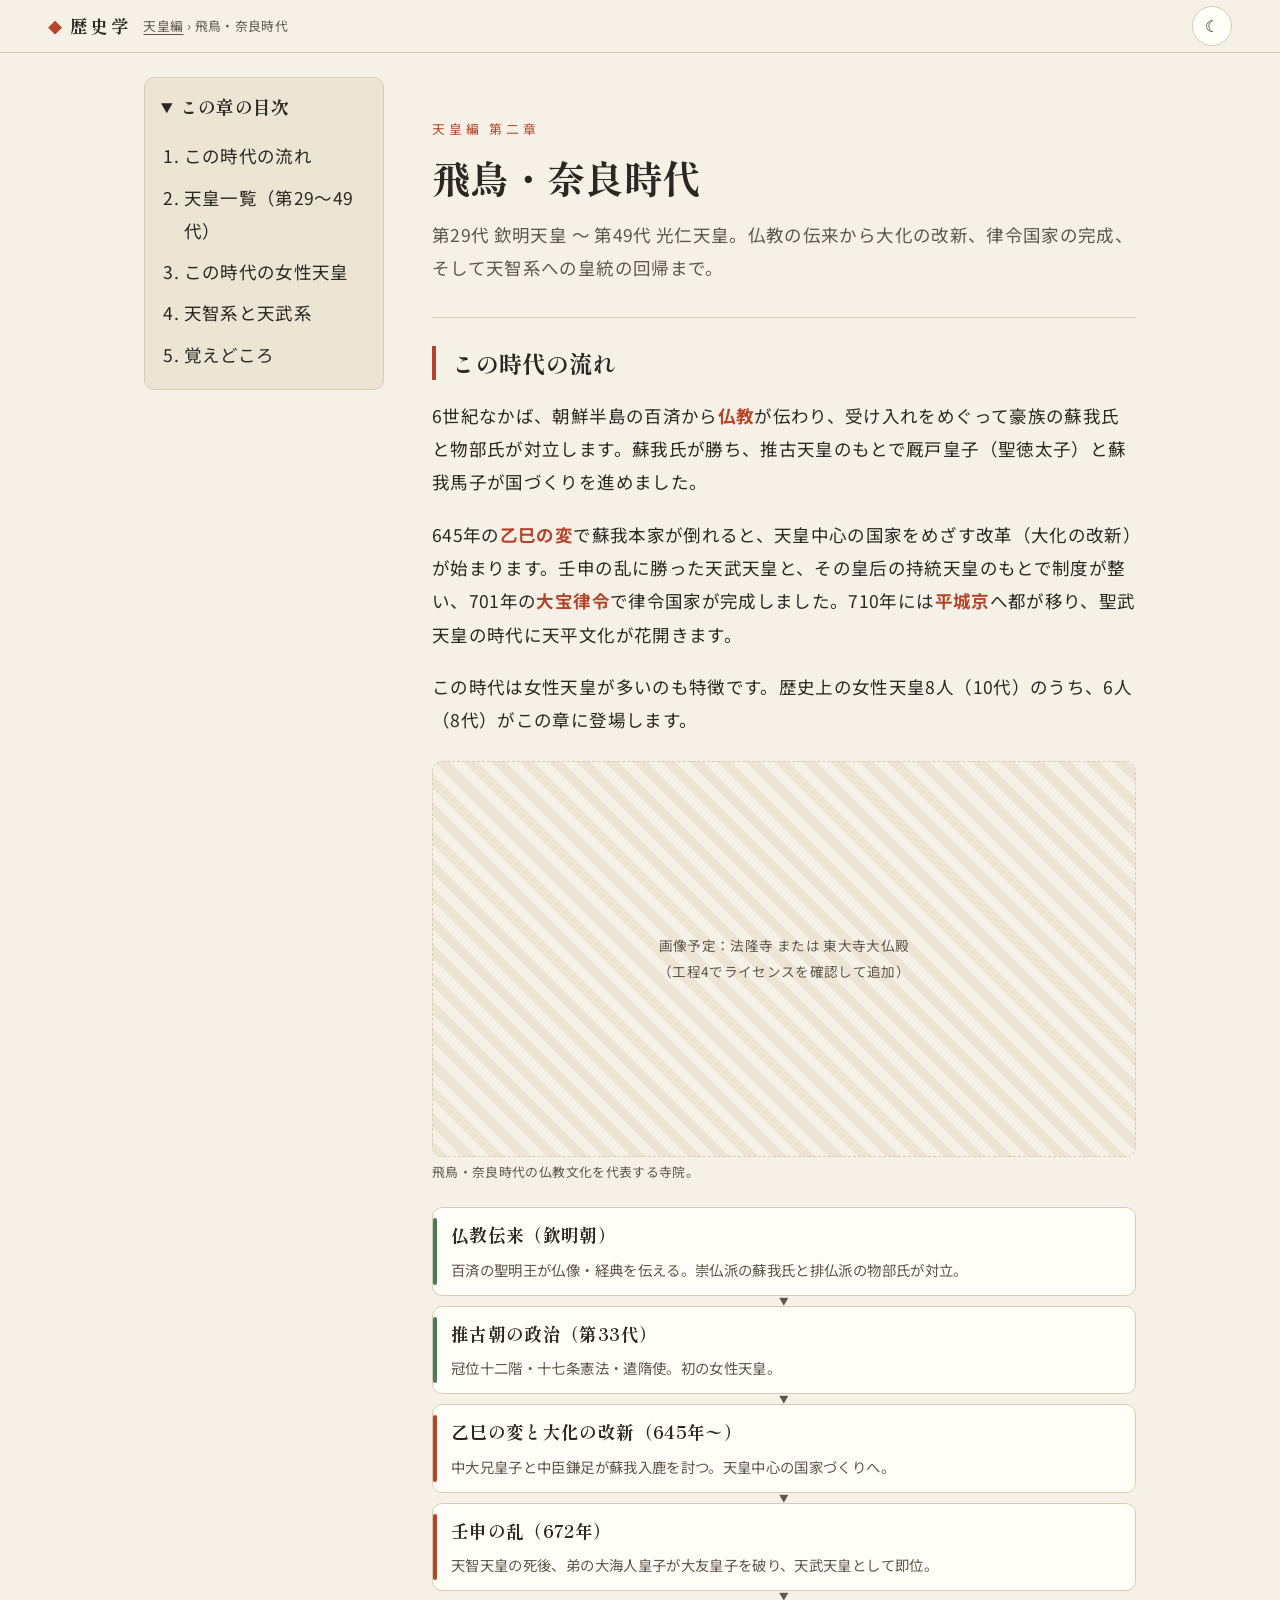
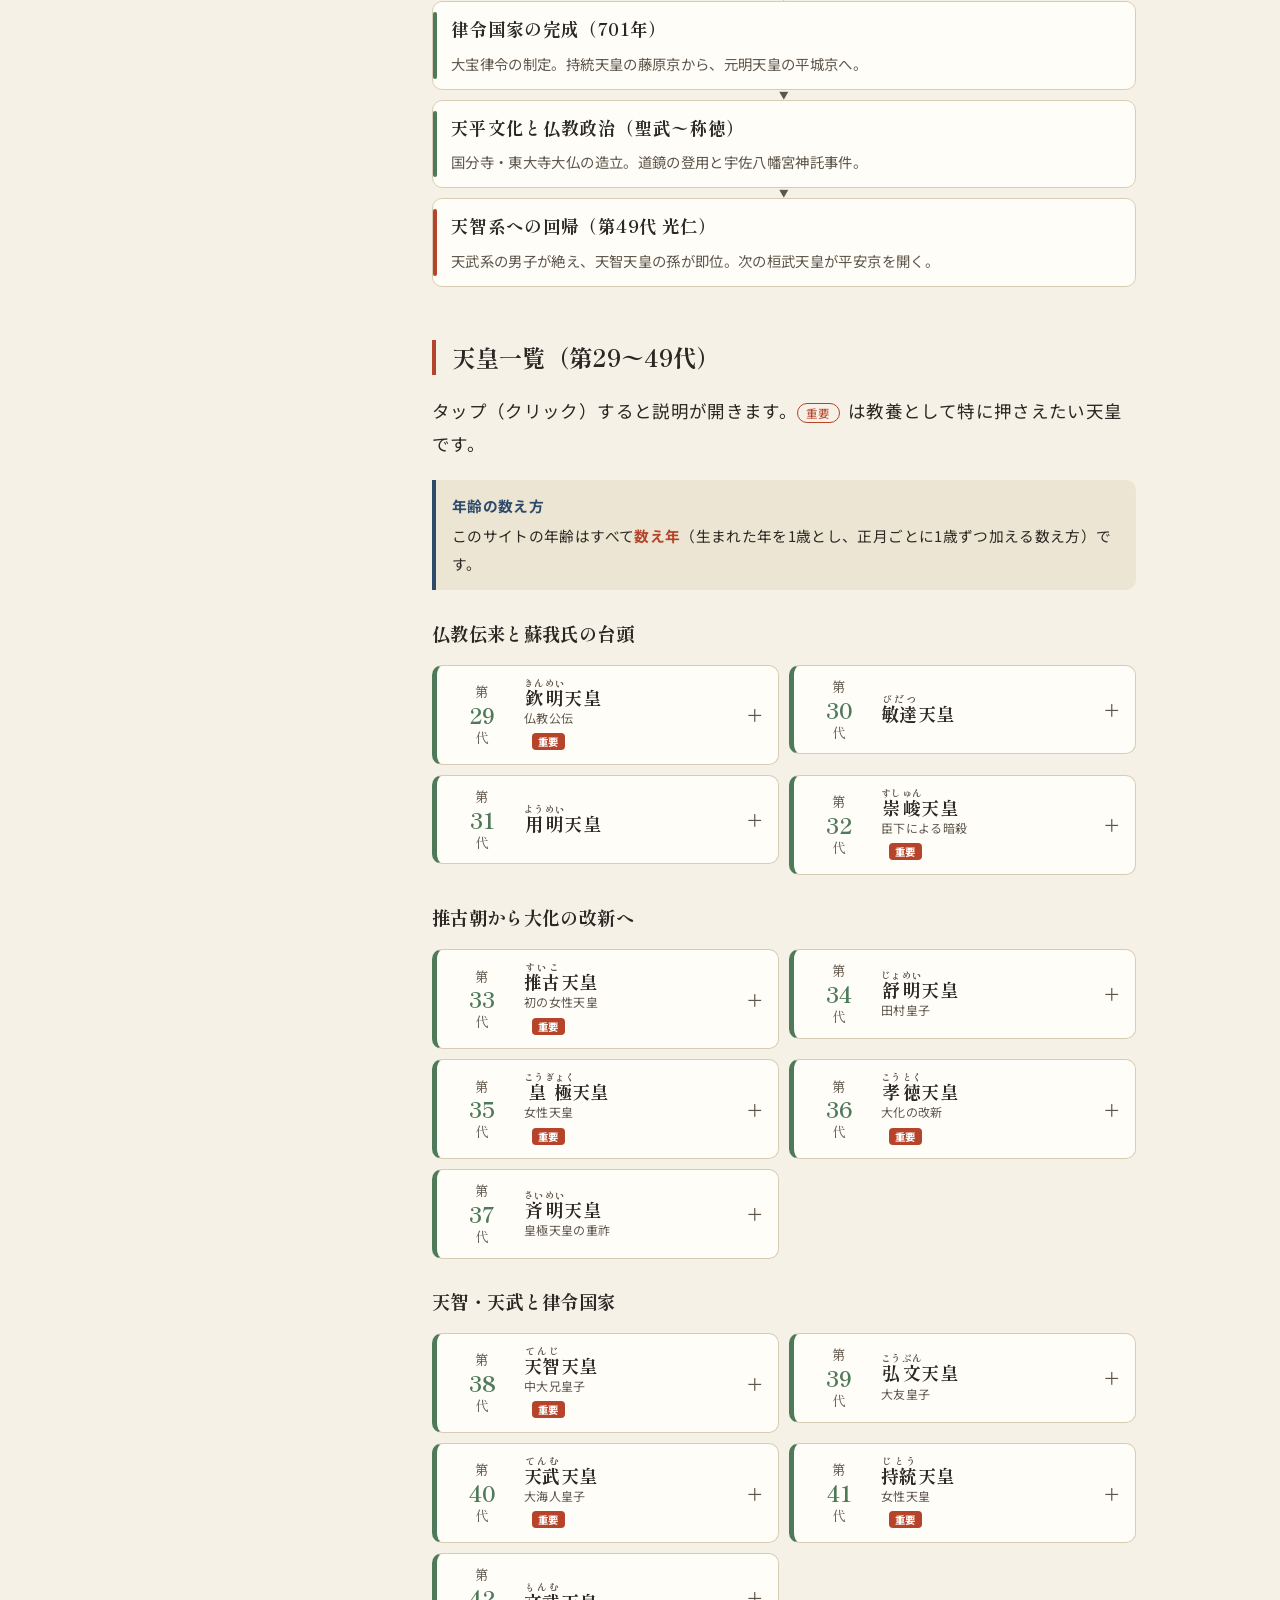
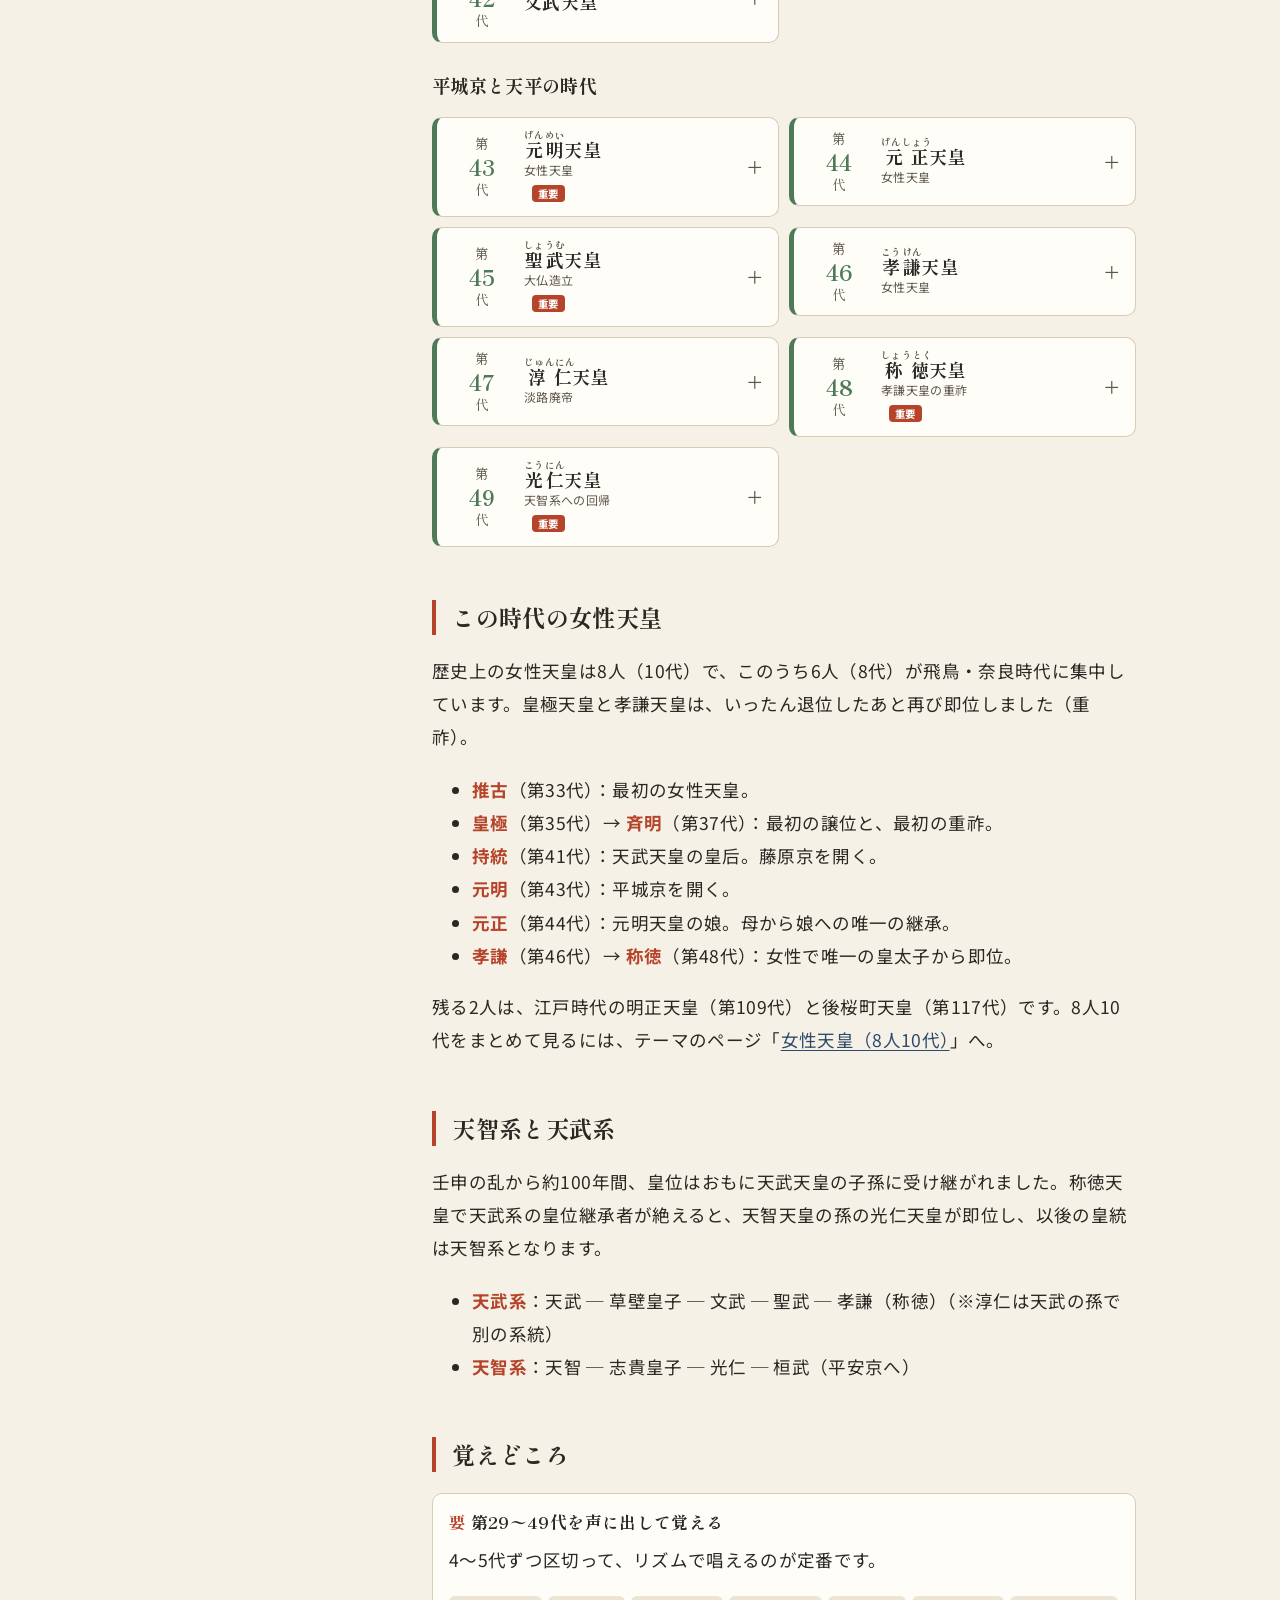
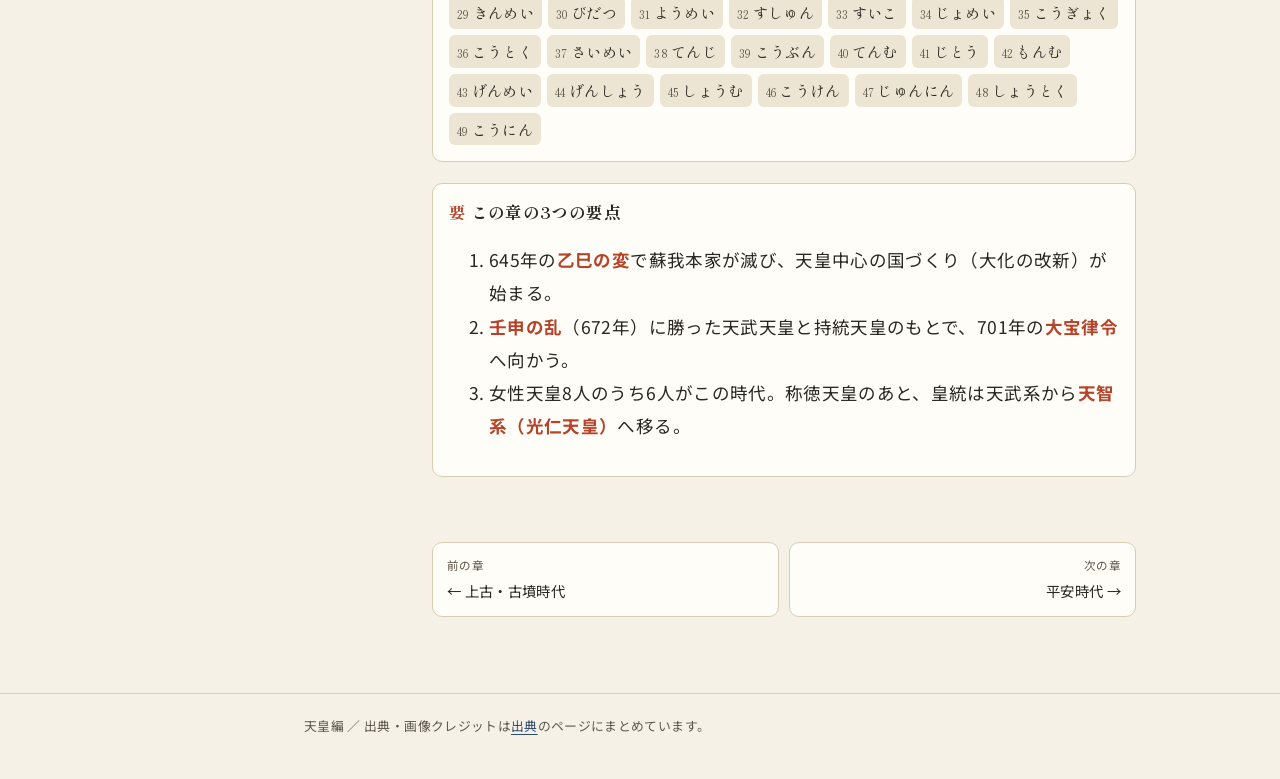
<file: 天皇編/era-2.html>
<!doctype html>
<html lang="ja">
<head>
<meta charset="utf-8">
<meta name="viewport" content="width=device-width, initial-scale=1">
<title>飛鳥・奈良時代の天皇</title>
<meta name="description" content="天皇編 第2章：第29代欽明天皇から第49代光仁天皇まで">
<link rel="preconnect" href="https://fonts.googleapis.com">
<link rel="preconnect" href="https://fonts.gstatic.com" crossorigin>
<link href="https://fonts.googleapis.com/css2?family=Noto+Sans+JP:wght@400;700&family=Shippori+Mincho:wght@500;700;800&display=swap" rel="stylesheet">
<link rel="stylesheet" href="../assets/style.css">
<script src="../assets/common.js"></script>
</head>
<body style="--c: var(--era-2)">
<header class="site-header">
  <div class="wrap">
    <a class="site-logo" href="../index.html">歴史学</a>
    <span class="breadcrumb"><a href="index.html">天皇編</a> › 飛鳥・奈良時代</span>
    <button class="theme-toggle" type="button">☾</button>
  </div>
</header>

<main class="wrap doc">
  <div class="hero">
    <p class="eyebrow">天皇編 第二章</p>
    <h1>飛鳥・奈良時代</h1>
    <p class="lead">第29代 欽明天皇 〜 第49代 光仁天皇。仏教の伝来から大化の改新、律令国家の完成、そして天智系への皇統の回帰まで。</p>
  </div>

  <details class="toc" open>
    <summary>この章の目次</summary>
    <ol></ol>
  </details>

  <section>
    <h2 id="overview">この時代の流れ</h2>
    <p>6世紀なかば、朝鮮半島の百済から<strong>仏教</strong>が伝わり、受け入れをめぐって豪族の蘇我氏と物部氏が対立します。蘇我氏が勝ち、推古天皇のもとで厩戸皇子（聖徳太子）と蘇我馬子が国づくりを進めました。</p>
    <p>645年の<strong>乙巳の変</strong>で蘇我本家が倒れると、天皇中心の国家をめざす改革（大化の改新）が始まります。壬申の乱に勝った天武天皇と、その皇后の持統天皇のもとで制度が整い、701年の<strong>大宝律令</strong>で律令国家が完成しました。710年には<strong>平城京</strong>へ都が移り、聖武天皇の時代に天平文化が花開きます。</p>
    <p>この時代は女性天皇が多いのも特徴です。歴史上の女性天皇8人（10代）のうち、6人（8代）がこの章に登場します。</p>

    <figure>
      <div class="img-placeholder">画像予定：法隆寺 または 東大寺大仏殿<br>（工程4でライセンスを確認して追加）</div>
      <figcaption>飛鳥・奈良時代の仏教文化を代表する寺院。</figcaption>
    </figure>

    <ol class="flow">
      <li style="--c: var(--era-2)"><span class="flow-title">仏教伝来（欽明朝）</span><span class="flow-body">百済の聖明王が仏像・経典を伝える。崇仏派の蘇我氏と排仏派の物部氏が対立。</span></li>
      <li style="--c: var(--era-2)"><span class="flow-title">推古朝の政治（第33代）</span><span class="flow-body">冠位十二階・十七条憲法・遣隋使。初の女性天皇。</span></li>
      <li style="--c: var(--shu)"><span class="flow-title">乙巳の変と大化の改新（645年〜）</span><span class="flow-body">中大兄皇子と中臣鎌足が蘇我入鹿を討つ。天皇中心の国家づくりへ。</span></li>
      <li style="--c: var(--shu)"><span class="flow-title">壬申の乱（672年）</span><span class="flow-body">天智天皇の死後、弟の大海人皇子が大友皇子を破り、天武天皇として即位。</span></li>
      <li style="--c: var(--era-2)"><span class="flow-title">律令国家の完成（701年）</span><span class="flow-body">大宝律令の制定。持統天皇の藤原京から、元明天皇の平城京へ。</span></li>
      <li style="--c: var(--era-2)"><span class="flow-title">天平文化と仏教政治（聖武〜称徳）</span><span class="flow-body">国分寺・東大寺大仏の造立。道鏡の登用と宇佐八幡宮神託事件。</span></li>
      <li style="--c: var(--shu)"><span class="flow-title">天智系への回帰（第49代 光仁）</span><span class="flow-body">天武系の男子が絶え、天智天皇の孫が即位。次の桓武天皇が平安京を開く。</span></li>
    </ol>
  </section>

  <section>
    <h2 id="emperors">天皇一覧（第29〜49代）</h2>
    <p>タップ（クリック）すると説明が開きます。<span class="badge" style="color:var(--shu);border-color:var(--shu)">重要</span> は教養として特に押さえたい天皇です。</p>
    <div class="note info">
      <span class="note-title">年齢の数え方</span>
      このサイトの年齢はすべて<strong>数え年</strong>（生まれた年を1歳とし、正月ごとに1歳ずつ加える数え方）です。
    </div>

    <h3>仏教伝来と蘇我氏の台頭</h3>
    <div class="emperors">
      <details class="emp major" id="e29">
        <summary><span class="num">第<b>29</b>代</span><span class="name"><ruby>欽明<rt>きんめい</rt></ruby>天皇<small>仏教公伝</small></span></summary>
        <div class="body">
          <figure class="pf"><img src="img/e29.webp" alt="欽明天皇の肖像画" width="240" height="290" loading="lazy" decoding="async"><figcaption>三宅幸太郎画（後世の想像図）</figcaption></figure>
          <p>継体天皇と手白香皇女の皇子。この天皇の時代に、百済の聖明王から仏像と経典が贈られた（<strong>仏教公伝</strong>）。</p>
          <p>仏教を受け入れるかどうかで、崇仏派の蘇我稲目と排仏派の物部尾輿が対立した。</p>
          <div class="note">
            <span class="note-title">諸説あり：仏教公伝の年</span>
            『日本書紀』は552年とし、『上宮聖徳法王帝説』や『元興寺縁起』は538年（戊午年）とします。現在は538年説をとる説明が多く見られます。
          </div>
        </div>
      </details>
      <details class="emp" id="e30">
        <summary><span class="num">第<b>30</b>代</span><span class="name"><ruby>敏達<rt>びだつ</rt></ruby>天皇</span></summary>
        <div class="body"><p>欽明天皇の皇子。蘇我馬子と物部守屋の対立が深まる中で在位した。疫病の流行をきっかけに、守屋らの訴えを受けて仏教を禁じたことがあると『日本書紀』は記す。</p></div>
      </details>
      <details class="emp" id="e31">
        <summary><span class="num">第<b>31</b>代</span><span class="name"><ruby>用明<rt>ようめい</rt></ruby>天皇</span></summary>
        <div class="body"><p>欽明天皇の皇子で、母は蘇我稲目の娘・堅塩媛。<strong>厩戸皇子（聖徳太子）の父</strong>。『日本書紀』は「仏法を信じ神道を尊んだ」と記し、仏教に帰依する意思を示した最初の天皇とされる。在位約2年で崩御した。</p></div>
      </details>
      <details class="emp major" id="e32">
        <summary><span class="num">第<b>32</b>代</span><span class="name"><ruby>崇峻<rt>すしゅん</rt></ruby>天皇<small>臣下による暗殺</small></span></summary>
        <div class="body">
          <figure class="pf"><img src="img/e32.webp" alt="崇峻天皇の肖像画" width="240" height="360" loading="lazy" decoding="async"><figcaption>『皇国紀元二千六百年史』より（昭和時代・後世の想像図）</figcaption></figure>
          <p>欽明天皇の皇子。587年、蘇我馬子が物部守屋を滅ぼした（丁未の乱）のち、馬子に擁立されて即位した。</p>
          <p>やがて馬子と対立し、献上された猪を指して「いつかこの猪の首を斬るように、憎い者を斬りたい」と語ったと伝わる。これを知った馬子の命で、592年に東漢直駒に殺害された。臣下に殺害されたことが正史に明記される<strong>唯一の天皇</strong>。</p>
        </div>
      </details>
    </div>

    <h3>推古朝から大化の改新へ</h3>
    <div class="emperors">
      <details class="emp major" id="e33">
        <summary><span class="num">第<b>33</b>代</span><span class="name"><ruby>推古<rt>すいこ</rt></ruby>天皇<small>初の女性天皇</small></span></summary>
        <div class="body">
          <figure class="pf"><img src="img/e33.webp" alt="推古天皇を描いた絵" width="240" height="240" loading="lazy" decoding="async"><figcaption>土佐光芳筆（江戸時代・後世の想像図）</figcaption></figure>
          <p>欽明天皇の皇女で、敏達天皇の皇后。崇峻天皇の暗殺後、<strong>最初の女性天皇</strong>として即位した。</p>
          <p>甥の厩戸皇子（聖徳太子）と大臣の蘇我馬子が政治を支え、<strong>冠位十二階</strong>（603年）、<strong>十七条憲法</strong>（604年）、小野妹子らの<strong>遣隋使</strong>（607年など）、『天皇記』『国記』の編纂が行われた。飛鳥文化が栄えた時代。</p>
          <div class="note">
            <span class="note-title">諸説あり：聖徳太子は「摂政」か</span>
            厩戸皇子が推古天皇の「摂政」になったという説明が伝統的ですが、摂政は後の時代に整った制度の名前のため、「政治に参画した」と表現する説明もあります。
          </div>
        </div>
      </details>
      <details class="emp" id="e34">
        <summary><span class="num">第<b>34</b>代</span><span class="name"><ruby>舒明<rt>じょめい</rt></ruby>天皇<small>田村皇子</small></span></summary>
        <div class="body"><p>敏達天皇の孫。蘇我蝦夷に推されて即位した。630年に最初の遣唐使を送り、天皇の発願による最初の寺・百済大寺（のちの大官大寺）を造営した。皇后はのちの皇極（斉明）天皇で、二人の子が天智天皇・天武天皇。</p></div>
      </details>
      <details class="emp major" id="e35">
        <summary><span class="num">第<b>35</b>代</span><span class="name"><ruby>皇極<rt>こうぎょく</rt></ruby>天皇<small>女性天皇</small></span></summary>
        <div class="body">
          <figure class="pf"><img src="img/e35.webp" alt="皇極天皇の肖像画" width="240" height="305" loading="lazy" decoding="async"><figcaption>明治時代の版画（後世の想像図）</figcaption></figure>
          <p>舒明天皇の皇后で、夫の死後に即位した。在位中は蘇我蝦夷・入鹿の父子が権勢をふるった。</p>
          <p>645年、皇子の中大兄皇子と中臣鎌足らが宮中で蘇我入鹿を討ち（<strong>乙巳の変</strong>）、蝦夷も自害して蘇我本家は滅んだ。直後に弟の孝徳天皇へ位を譲った。これが<strong>史上初の譲位</strong>とされる。</p>
        </div>
      </details>
      <details class="emp major" id="e36">
        <summary><span class="num">第<b>36</b>代</span><span class="name"><ruby>孝徳<rt>こうとく</rt></ruby>天皇<small>大化の改新</small></span></summary>
        <div class="body">
          <figure class="pf"><img src="img/e36.webp" alt="孝徳天皇の肖像画" width="240" height="360" loading="lazy" decoding="async"><figcaption>『皇国紀元二千六百年史』より（昭和時代・後世の想像図）</figcaption></figure>
          <p>敏達天皇の曾孫で、皇極天皇の弟。乙巳の変の直後に即位し、元号「<strong>大化</strong>」を定めた。中大兄皇子を皇太子、阿倍内麻呂を左大臣、蘇我倉山田石川麻呂を右大臣、中臣鎌足を内臣とした。</p>
          <p>都を難波（難波長柄豊碕宮）に移し、646年に「<strong>改新の詔</strong>」を出して、土地・人民を国家が治める体制をめざした。</p>
          <div class="note">
            <span class="note-title">諸説あり：改新の詔の文面</span>
            『日本書紀』の詔の文面には、のちの大宝令の用語で書き直された部分があると考えられています。どこまでが当時の内容かは議論があります。
          </div>
        </div>
      </details>
      <details class="emp" id="e37">
        <summary><span class="num">第<b>37</b>代</span><span class="name"><ruby>斉明<rt>さいめい</rt></ruby>天皇<small>皇極天皇の重祚</small></span></summary>
        <div class="body"><p>孝徳天皇の死後、皇極天皇がふたたび即位した（<strong>重祚</strong>＝一度退位した天皇が再び位につくこと。史上初）。大がかりな土木工事を行い、『日本書紀』は人々が「狂心の渠（たぶれごころのみぞ）」と非難したと記す。660年に百済が唐・新羅に滅ぼされると、救援のため九州へ向かったが、筑紫の朝倉宮（福岡県）で崩御した。</p></div>
      </details>
    </div>

    <h3>天智・天武と律令国家</h3>
    <div class="emperors">
      <details class="emp major" id="e38">
        <summary><span class="num">第<b>38</b>代</span><span class="name"><ruby>天智<rt>てんじ</rt></ruby>天皇<small>中大兄皇子</small></span></summary>
        <div class="body">
          <figure class="pf"><img src="img/e38.webp" alt="天智天皇を描いた絵" width="240" height="300" loading="lazy" decoding="async"><figcaption>狩野探幽「百人一首画帖」より（江戸時代・後世の想像図）</figcaption></figure>
          <p>舒明天皇と皇極（斉明）天皇の皇子。乙巳の変を主導し、皇太子として改新政治を進めた。</p>
          <p>663年の<strong>白村江の戦い</strong>で唐・新羅に大敗すると、九州に水城や朝鮮式山城を築いて守りを固め、667年に都を<strong>近江大津宮</strong>（滋賀県）へ移した。翌668年に即位。最初の全国的な戸籍「<strong>庚午年籍</strong>」（670年）を作り、律令国家の基盤を整えた。漏刻（水時計）を置いたことでも知られる。</p>
          <div class="note">
            <span class="note-title">諸説あり：近江令</span>
            天智天皇が「近江令」という法令を定めたとする説と、まとまった法典としては存在しなかったとする説があります。
          </div>
        </div>
      </details>
      <details class="emp" id="e39">
        <summary><span class="num">第<b>39</b>代</span><span class="name"><ruby>弘文<rt>こうぶん</rt></ruby>天皇<small>大友皇子</small></span></summary>
        <div class="body"><p>天智天皇の第1皇子。父の死後、近江朝廷を率いたが、叔父の大海人皇子が起こした<strong>壬申の乱</strong>（672年）に敗れて自害した。即位したかどうかが明らかでなく、明治3年（1870年）に「弘文天皇」と追号されて歴代に加えられた。</p></div>
      </details>
      <details class="emp major" id="e40">
        <summary><span class="num">第<b>40</b>代</span><span class="name"><ruby>天武<rt>てんむ</rt></ruby>天皇<small>大海人皇子</small></span></summary>
        <div class="body">
          <figure class="pf"><img src="img/e40.webp" alt="天武天皇の御影" width="240" height="334" loading="lazy" decoding="async"><figcaption>矢田寺（奈良県大和郡山市）に伝わる御影（後世の作）</figcaption></figure>
          <p>天智天皇の弟。壬申の乱に勝ち、673年に飛鳥浄御原宮で即位した。大臣を置かず、皇族を重く用いる政治（皇親政治）を行った。</p>
          <p>豪族の身分秩序を改める「<strong>八色の姓</strong>」（684年）を定め、飛鳥浄御原令の編纂や、のちの『古事記』『日本書紀』につながる歴史書の編纂を命じた。</p>
          <div class="note">
            <span class="note-title">諸説あり：「天皇」と「日本」の始まり</span>
            「天皇」という称号と「日本」という国号は、天武・持統天皇の時代に成立したとする説が有力です。推古天皇の時代にさかのぼるとする説もあります。
          </div>
        </div>
      </details>
      <details class="emp major" id="e41">
        <summary><span class="num">第<b>41</b>代</span><span class="name"><ruby>持統<rt>じとう</rt></ruby>天皇<small>女性天皇</small></span></summary>
        <div class="body">
          <figure class="pf"><img src="img/e41.webp" alt="持統天皇を描いた絵" width="240" height="300" loading="lazy" decoding="async"><figcaption>狩野探幽「百人一首画帖」より（江戸時代・後世の想像図）</figcaption></figure>
          <p>天智天皇の皇女で、天武天皇の皇后（鸕野讃良皇女）。686年に天武天皇が亡くなると即位しないまま政治を執り（称制）、皇太子の草壁皇子が689年に亡くなったのち、690年に即位した。</p>
          <p>689年に<strong>飛鳥浄御原令</strong>を施行し、690年に戸籍「庚寅年籍」を作成。694年、本格的な碁盤目状の都・<strong>藤原京</strong>へ移った。翌691年には大嘗祭を行い、天武朝に始まった即位儀礼を整えた。697年、孫の文武天皇に位を譲った。</p>
        </div>
      </details>
      <details class="emp" id="e42">
        <summary><span class="num">第<b>42</b>代</span><span class="name"><ruby>文武<rt>もんむ</rt></ruby>天皇</span></summary>
        <div class="body"><p>草壁皇子と、のちの元明天皇の皇子で、持統天皇の孫。15歳で即位し、祖母の持統太上天皇の後見を受けた。701年、刑部親王・藤原不比等らによって<strong>大宝律令</strong>が完成し、律令国家のしくみが整った。</p></div>
      </details>
    </div>

    <h3>平城京と天平の時代</h3>
    <div class="emperors">
      <details class="emp major" id="e43">
        <summary><span class="num">第<b>43</b>代</span><span class="name"><ruby>元明<rt>げんめい</rt></ruby>天皇<small>女性天皇</small></span></summary>
        <div class="body">
          <figure class="pf"><img src="img/e43.webp" alt="元明天皇の肖像画" width="240" height="326" loading="lazy" decoding="async"><figcaption>明治時代の版画（後世の想像図）</figcaption></figure>
          <p>天智天皇の皇女で、草壁皇子の妃、文武天皇の母。子の文武天皇が若くして亡くなったため、孫の首皇子（のちの聖武天皇）が育つまでの間を担って即位した。</p>
          <p>708年に<strong>和同開珎</strong>を発行し、710年に都を<strong>平城京</strong>へ移した。712年には太安万侶が『<strong>古事記</strong>』を献上し、713年には諸国に地誌（のちの『風土記』）の編纂を命じた。</p>
        </div>
      </details>
      <details class="emp" id="e44">
        <summary><span class="num">第<b>44</b>代</span><span class="name"><ruby>元正<rt>げんしょう</rt></ruby>天皇<small>女性天皇</small></span></summary>
        <div class="body"><p>草壁皇子と元明天皇の皇女。母から娘へ皇位が受け継がれた唯一の例。首皇子が育つまでの間を担った。720年、舎人親王らが『<strong>日本書紀</strong>』を完成させた。長屋王が政治を主導し、723年に開墾を勧める<strong>三世一身法</strong>が出された。</p></div>
      </details>
      <details class="emp major" id="e45">
        <summary><span class="num">第<b>45</b>代</span><span class="name"><ruby>聖武<rt>しょうむ</rt></ruby>天皇<small>大仏造立</small></span></summary>
        <div class="body">
          <figure class="pf"><img src="img/e45.webp" alt="聖武天皇の肖像画" width="215" height="360" loading="lazy" decoding="async"><figcaption>鎌倉時代（13世紀）の作（後世の想像図）</figcaption></figure>
          <p>文武天皇の皇子で、母は藤原不比等の娘・宮子。皇后は光明子（光明皇后）。</p>
          <p>在位中は、長屋王の変（729年）、天然痘の大流行と藤原四兄弟の死（737年）、藤原広嗣の乱（740年）と社会不安が続いた。都を恭仁京・紫香楽宮・難波宮と移したのち、平城京に戻った。</p>
          <p>仏教の力で国を守ろうとし（鎮護国家）、<strong>国分寺建立の詔</strong>（741年）と<strong>大仏造立の詔</strong>（743年）を出した。同じ743年に墾田永年私財法も出されている。正倉院の宝物に代表される<strong>天平文化</strong>の時代。</p>
        </div>
      </details>
      <details class="emp" id="e46">
        <summary><span class="num">第<b>46</b>代</span><span class="name"><ruby>孝謙<rt>こうけん</rt></ruby>天皇<small>女性天皇</small></span></summary>
        <div class="body"><p>聖武天皇と光明皇后の皇女（阿倍内親王）。女性でただ一人、皇太子に立てられたのち即位した。752年に東大寺大仏の開眼供養が行われた。757年の橘奈良麻呂の変を経て、758年に淳仁天皇へ位を譲った。</p></div>
      </details>
      <details class="emp" id="e47">
        <summary><span class="num">第<b>47</b>代</span><span class="name"><ruby>淳仁<rt>じゅんにん</rt></ruby>天皇<small>淡路廃帝</small></span></summary>
        <div class="body"><p>天武天皇の孫で、舎人親王の子。藤原仲麻呂（恵美押勝）に推されて即位した。孝謙太上天皇が僧の道鏡を重んじて対立が深まり、764年に<strong>恵美押勝の乱</strong>で仲麻呂が敗れると、廃されて淡路（兵庫県）へ流された。明治3年（1870年）に「淳仁天皇」と追号された。</p></div>
      </details>
      <details class="emp major" id="e48">
        <summary><span class="num">第<b>48</b>代</span><span class="name"><ruby>称徳<rt>しょうとく</rt></ruby>天皇<small>孝謙天皇の重祚</small></span></summary>
        <div class="body">
          <figure class="pf"><img src="img/e48.webp" alt="称徳天皇を描いた絵" width="240" height="240" loading="lazy" decoding="async"><figcaption>住吉派の絵師による作（江戸時代・後世の想像図）</figcaption></figure>
          <p>恵美押勝の乱ののち、孝謙太上天皇がふたたび即位した。僧の<strong>道鏡</strong>を太政大臣禅師、さらに法王とし、仏教を重んじる政治を行った。</p>
          <p>769年、「道鏡を皇位につければ天下は太平になる」という宇佐八幡宮の神託が伝えられたが、確認のため宇佐に派遣された<strong>和気清麻呂</strong>は「天の日嗣は必ず皇緒を立てよ」（皇位は必ず皇族の者が継ぐべきだ）という神託を持ち帰り、道鏡の即位は実現しなかった（<strong>宇佐八幡宮神託事件</strong>）。翌770年に崩御し、道鏡は下野（栃木県）へ追放された。</p>
        </div>
      </details>
      <details class="emp major" id="e49">
        <summary><span class="num">第<b>49</b>代</span><span class="name"><ruby>光仁<rt>こうにん</rt></ruby>天皇<small>天智系への回帰</small></span></summary>
        <div class="body"><figure class="pf"><img src="img/e49.webp" alt="光仁天皇の肖像画" width="240" height="360" loading="lazy" decoding="async"><figcaption>『皇国紀元二千六百年史』より（昭和時代・後世の想像図）</figcaption></figure><p>天智天皇の皇子・志貴皇子の第6子。称徳天皇の死後、天武天皇の系統に皇位を継ぐ男子がいなかったため、62歳で即位した。これにより皇統は<strong>天智天皇の系統</strong>に移った。子の桓武天皇が平安京を開く。</p></div>
      </details>
    </div>
  </section>

  <section>
    <h2 id="women">この時代の女性天皇</h2>
    <p>歴史上の女性天皇は8人（10代）で、このうち6人（8代）が飛鳥・奈良時代に集中しています。皇極天皇と孝謙天皇は、いったん退位したあと再び即位しました（重祚）。</p>
    <ul>
      <li><strong>推古</strong>（第33代）：最初の女性天皇。</li>
      <li><strong>皇極</strong>（第35代）→ <strong>斉明</strong>（第37代）：最初の譲位と、最初の重祚。</li>
      <li><strong>持統</strong>（第41代）：天武天皇の皇后。藤原京を開く。</li>
      <li><strong>元明</strong>（第43代）：平城京を開く。</li>
      <li><strong>元正</strong>（第44代）：元明天皇の娘。母から娘への唯一の継承。</li>
      <li><strong>孝謙</strong>（第46代）→ <strong>称徳</strong>（第48代）：女性で唯一の皇太子から即位。</li>
    </ul>
    <p>残る2人は、江戸時代の明正天皇（第109代）と後桜町天皇（第117代）です。8人10代をまとめて見るには、テーマのページ「<a href="theme-women.html">女性天皇（8人10代）</a>」へ。</p>
  </section>

  <section>
    <h2 id="lineage">天智系と天武系</h2>
    <p>壬申の乱から約100年間、皇位はおもに天武天皇の子孫に受け継がれました。称徳天皇で天武系の皇位継承者が絶えると、天智天皇の孫の光仁天皇が即位し、以後の皇統は天智系となります。</p>
    <ul>
      <li><strong>天武系</strong>：天武 ─ 草壁皇子 ─ 文武 ─ 聖武 ─ 孝謙（称徳）（※淳仁は天武の孫で別の系統）</li>
      <li><strong>天智系</strong>：天智 ─ 志貴皇子 ─ 光仁 ─ 桓武（平安京へ）</li>
    </ul>
  </section>

  <section>
    <h2 id="memorize">覚えどころ</h2>
    <div class="point">
      <h3>第29〜49代を声に出して覚える</h3>
      <p>4〜5代ずつ区切って、リズムで唱えるのが定番です。</p>
      <ul class="chant">
        <li><span>29</span>きんめい</li><li><span>30</span>びだつ</li><li><span>31</span>ようめい</li><li><span>32</span>すしゅん</li>
        <li><span>33</span>すいこ</li><li><span>34</span>じょめい</li><li><span>35</span>こうぎょく</li><li><span>36</span>こうとく</li>
        <li><span>37</span>さいめい</li><li><span>38</span>てんじ</li><li><span>39</span>こうぶん</li><li><span>40</span>てんむ</li>
        <li><span>41</span>じとう</li><li><span>42</span>もんむ</li><li><span>43</span>げんめい</li><li><span>44</span>げんしょう</li>
        <li><span>45</span>しょうむ</li><li><span>46</span>こうけん</li><li><span>47</span>じゅんにん</li><li><span>48</span>しょうとく</li>
        <li><span>49</span>こうにん</li>
      </ul>
    </div>
    <div class="point">
      <h3>この章の3つの要点</h3>
      <ol>
        <li>645年の<strong>乙巳の変</strong>で蘇我本家が滅び、天皇中心の国づくり（大化の改新）が始まる。</li>
        <li><strong>壬申の乱</strong>（672年）に勝った天武天皇と持統天皇のもとで、701年の<strong>大宝律令</strong>へ向かう。</li>
        <li>女性天皇8人のうち6人がこの時代。称徳天皇のあと、皇統は天武系から<strong>天智系（光仁天皇）</strong>へ移る。</li>
      </ol>
    </div>
  </section>

  <nav class="pager">
    <a class="prev" href="era-1.html"><small>前の章</small>← 上古・古墳時代</a>
    <a class="next" href="era-3.html"><small>次の章</small>平安時代 →</a>
  </nav>
</main>

<footer class="site-footer">
  <div class="wrap">天皇編 ／ 出典・画像クレジットは<a href="sources.html">出典</a>のページにまとめています。</div>
</footer>
</body>
</html>
</file>
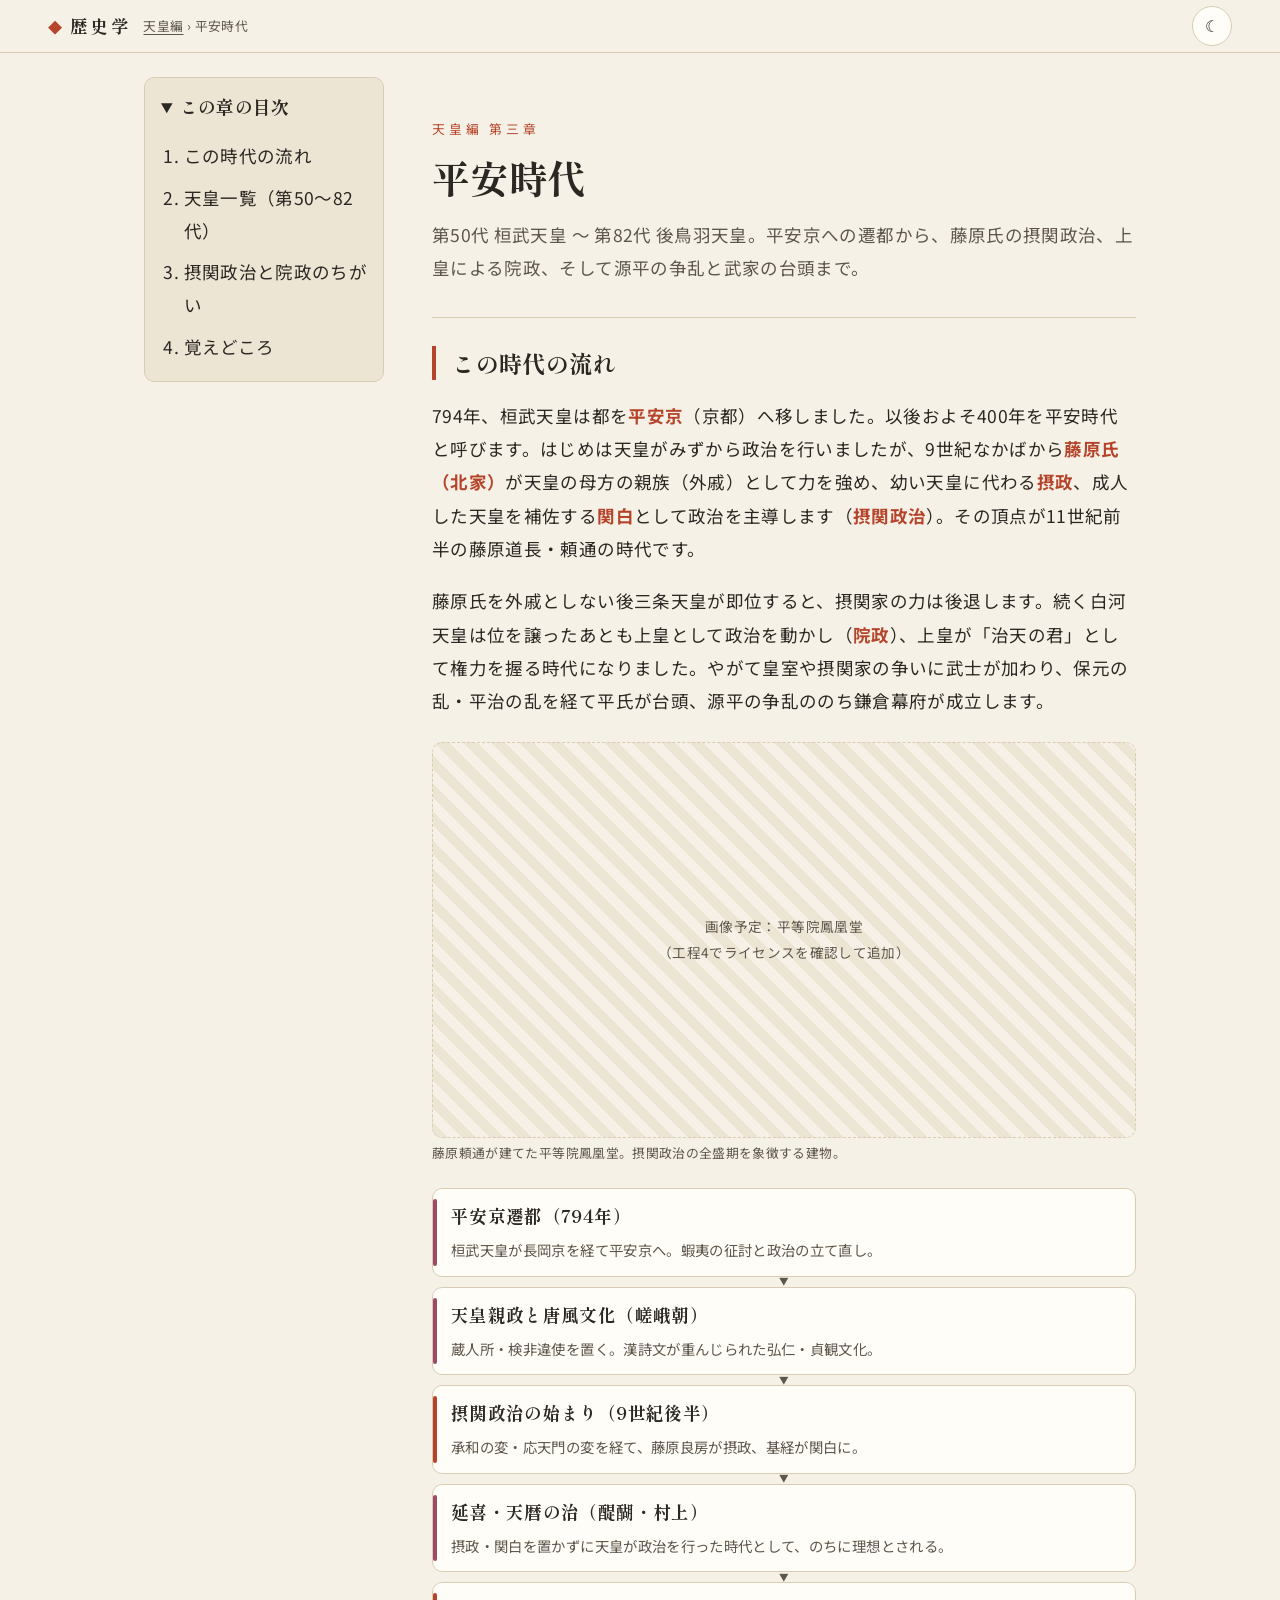
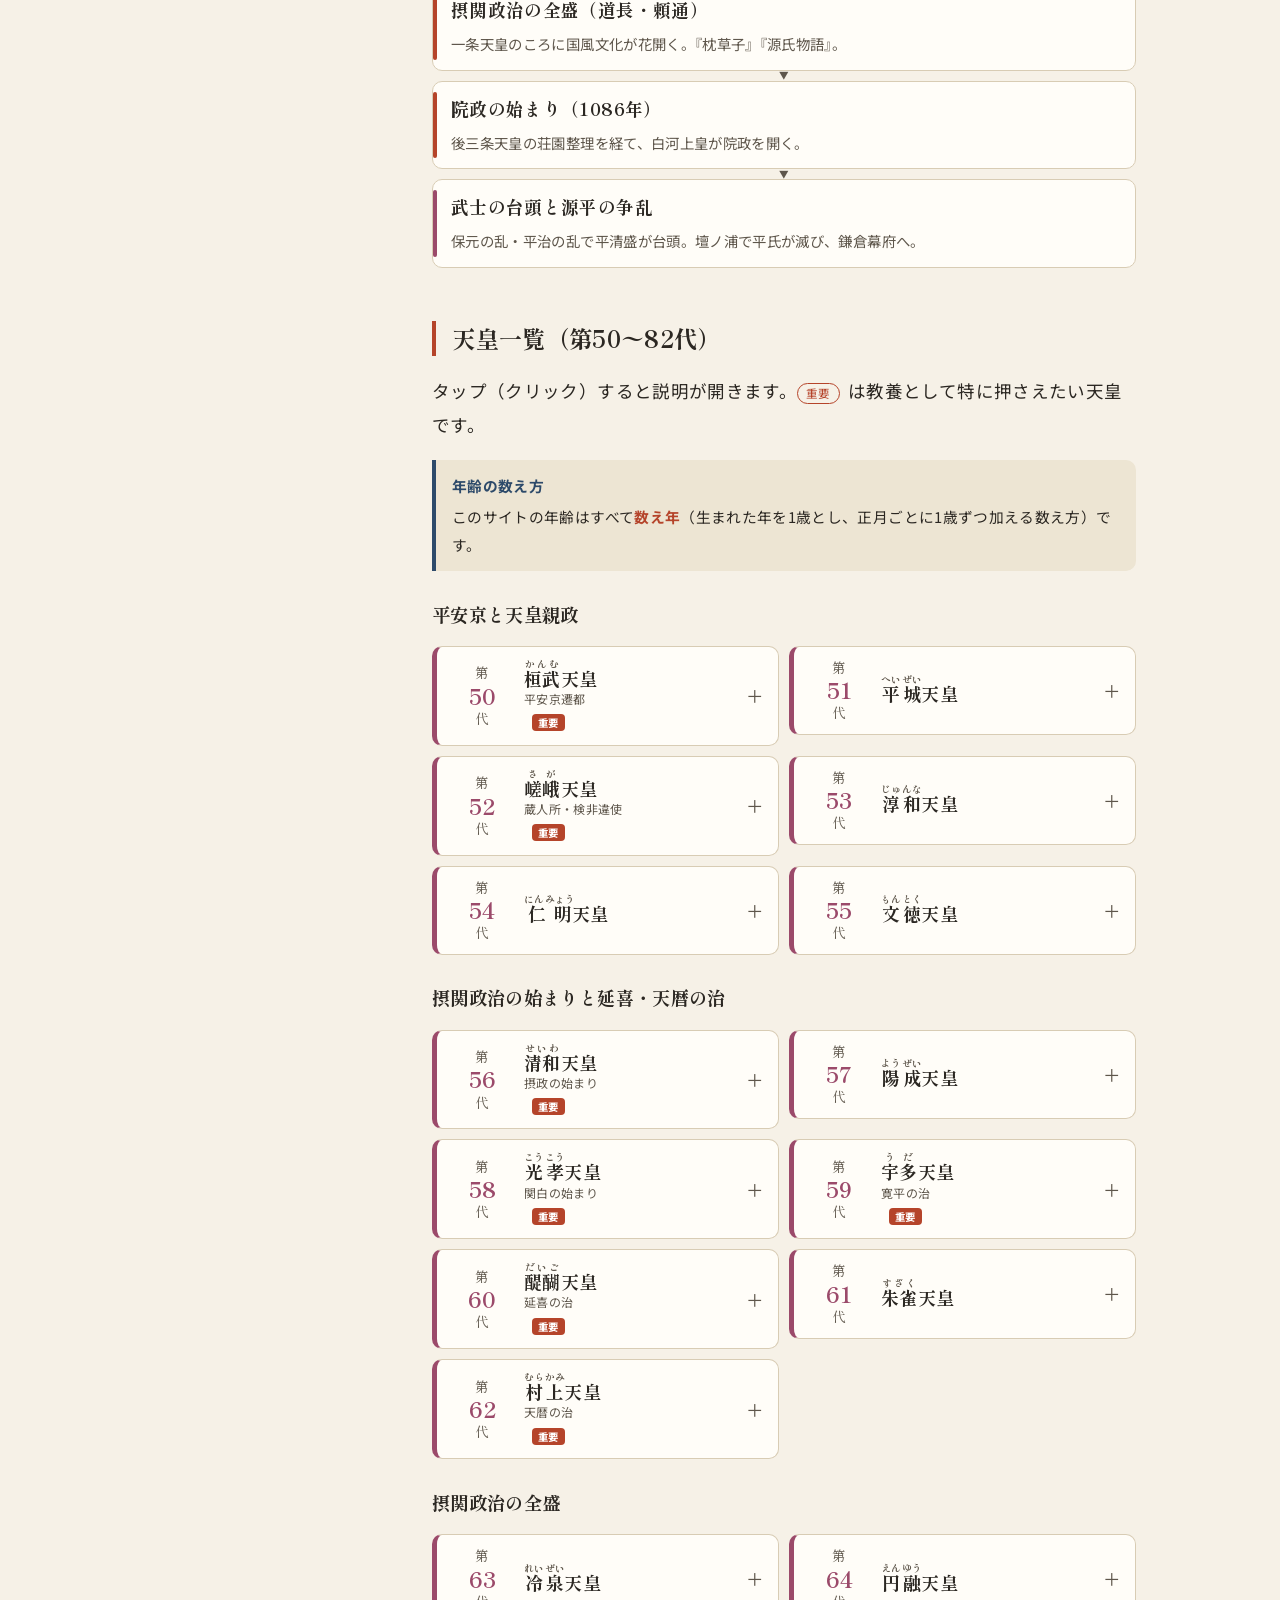
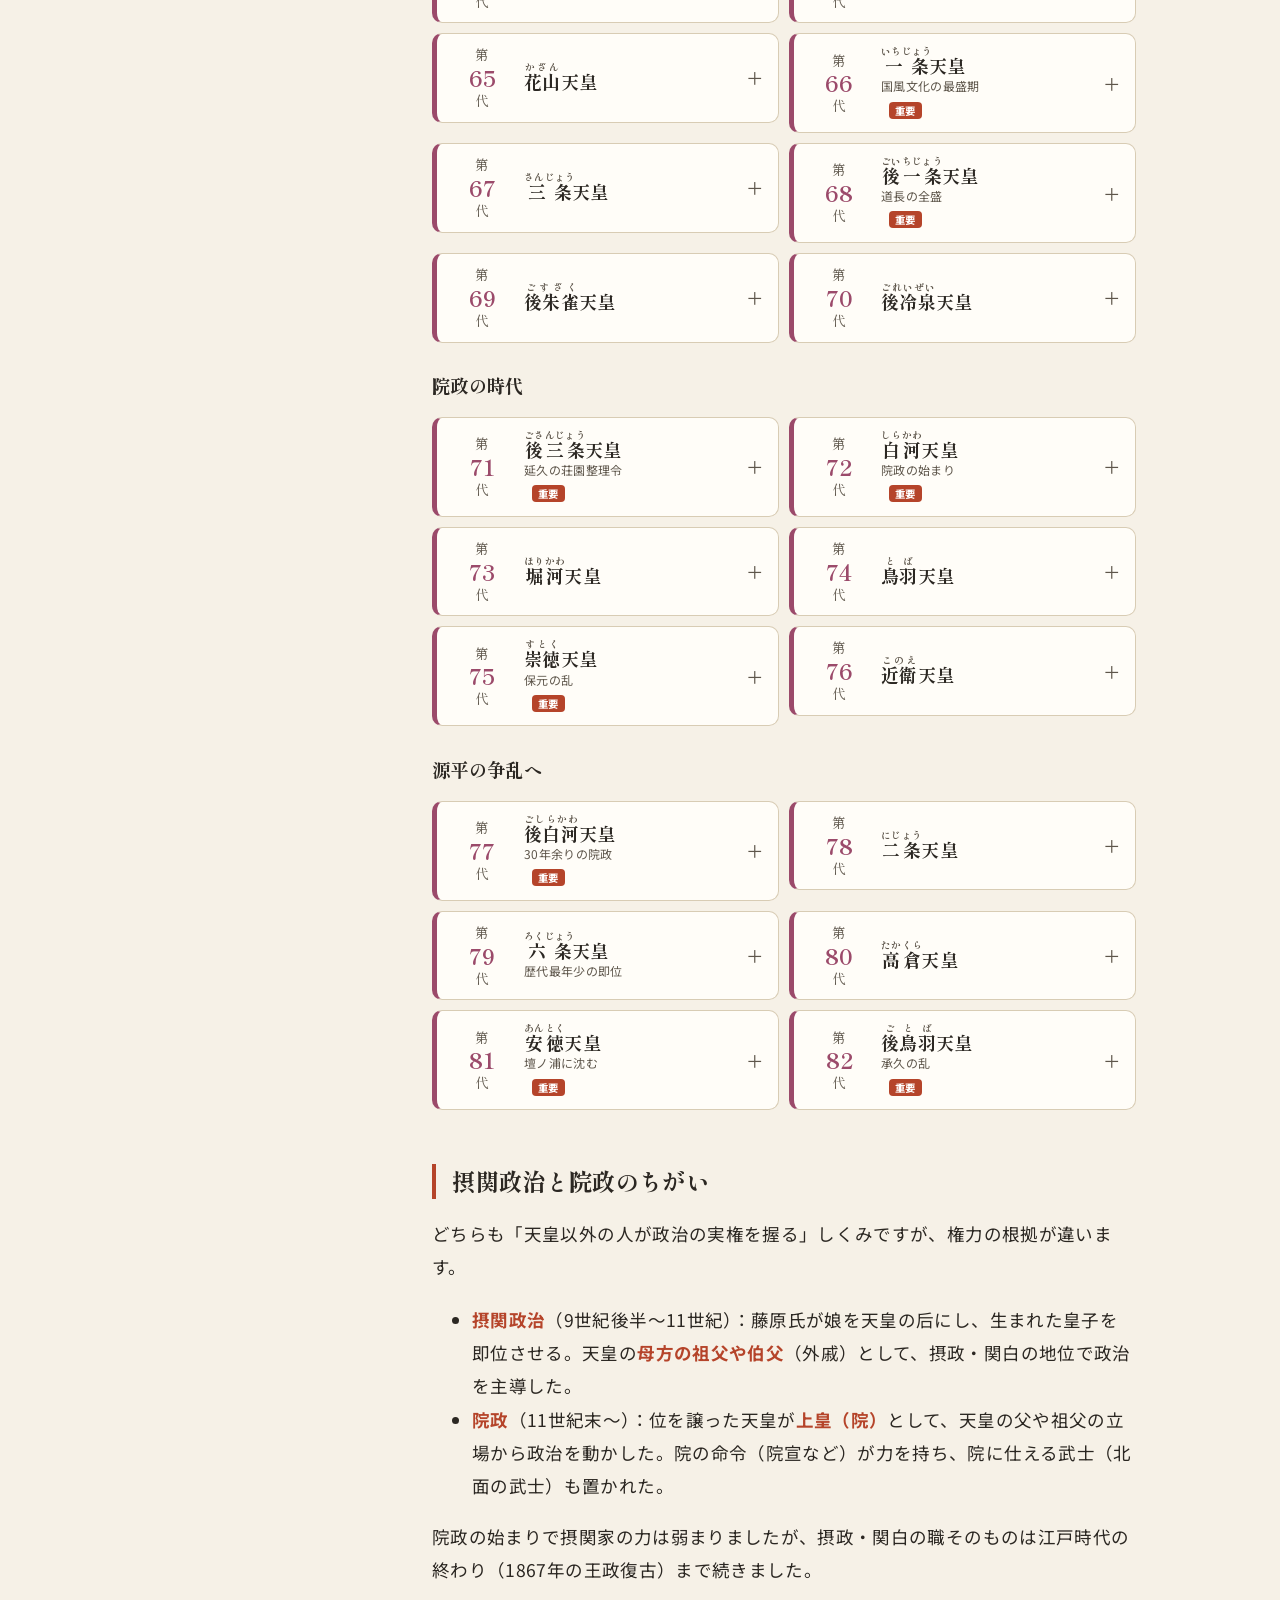
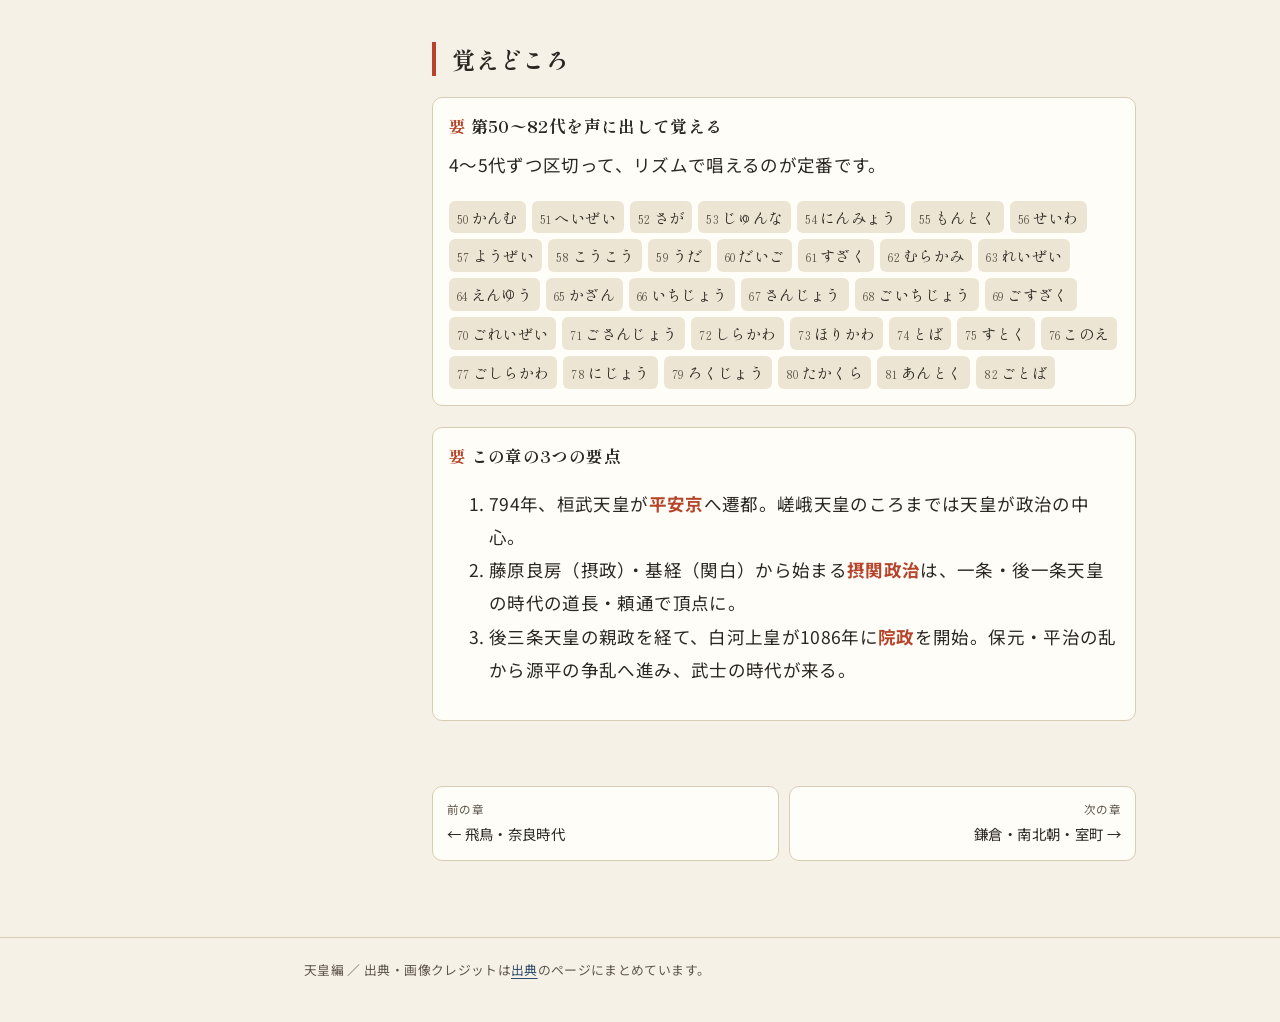
<file: 天皇編/era-3.html>
<!doctype html>
<html lang="ja">
<head>
<meta charset="utf-8">
<meta name="viewport" content="width=device-width, initial-scale=1">
<title>平安時代の天皇</title>
<meta name="description" content="天皇編 第3章：第50代桓武天皇から第82代後鳥羽天皇まで">
<link rel="preconnect" href="https://fonts.googleapis.com">
<link rel="preconnect" href="https://fonts.gstatic.com" crossorigin>
<link href="https://fonts.googleapis.com/css2?family=Noto+Sans+JP:wght@400;700&family=Shippori+Mincho:wght@500;700;800&display=swap" rel="stylesheet">
<link rel="stylesheet" href="../assets/style.css">
<script src="../assets/common.js"></script>
</head>
<body style="--c: var(--era-3)">
<header class="site-header">
  <div class="wrap">
    <a class="site-logo" href="../index.html">歴史学</a>
    <span class="breadcrumb"><a href="index.html">天皇編</a> › 平安時代</span>
    <button class="theme-toggle" type="button">☾</button>
  </div>
</header>

<main class="wrap doc">
  <div class="hero">
    <p class="eyebrow">天皇編 第三章</p>
    <h1>平安時代</h1>
    <p class="lead">第50代 桓武天皇 〜 第82代 後鳥羽天皇。平安京への遷都から、藤原氏の摂関政治、上皇による院政、そして源平の争乱と武家の台頭まで。</p>
  </div>

  <details class="toc" open>
    <summary>この章の目次</summary>
    <ol></ol>
  </details>

  <section>
    <h2 id="overview">この時代の流れ</h2>
    <p>794年、桓武天皇は都を<strong>平安京</strong>（京都）へ移しました。以後およそ400年を平安時代と呼びます。はじめは天皇がみずから政治を行いましたが、9世紀なかばから<strong>藤原氏（北家）</strong>が天皇の母方の親族（外戚）として力を強め、幼い天皇に代わる<strong>摂政</strong>、成人した天皇を補佐する<strong>関白</strong>として政治を主導します（<strong>摂関政治</strong>）。その頂点が11世紀前半の藤原道長・頼通の時代です。</p>
    <p>藤原氏を外戚としない後三条天皇が即位すると、摂関家の力は後退します。続く白河天皇は位を譲ったあとも上皇として政治を動かし（<strong>院政</strong>）、上皇が「治天の君」として権力を握る時代になりました。やがて皇室や摂関家の争いに武士が加わり、保元の乱・平治の乱を経て平氏が台頭、源平の争乱ののち鎌倉幕府が成立します。</p>

    <figure>
      <div class="img-placeholder">画像予定：平等院鳳凰堂<br>（工程4でライセンスを確認して追加）</div>
      <figcaption>藤原頼通が建てた平等院鳳凰堂。摂関政治の全盛期を象徴する建物。</figcaption>
    </figure>

    <ol class="flow">
      <li style="--c: var(--era-3)"><span class="flow-title">平安京遷都（794年）</span><span class="flow-body">桓武天皇が長岡京を経て平安京へ。蝦夷の征討と政治の立て直し。</span></li>
      <li style="--c: var(--era-3)"><span class="flow-title">天皇親政と唐風文化（嵯峨朝）</span><span class="flow-body">蔵人所・検非違使を置く。漢詩文が重んじられた弘仁・貞観文化。</span></li>
      <li style="--c: var(--shu)"><span class="flow-title">摂関政治の始まり（9世紀後半）</span><span class="flow-body">承和の変・応天門の変を経て、藤原良房が摂政、基経が関白に。</span></li>
      <li style="--c: var(--era-3)"><span class="flow-title">延喜・天暦の治（醍醐・村上）</span><span class="flow-body">摂政・関白を置かずに天皇が政治を行った時代として、のちに理想とされる。</span></li>
      <li style="--c: var(--shu)"><span class="flow-title">摂関政治の全盛（道長・頼通）</span><span class="flow-body">一条天皇のころに国風文化が花開く。『枕草子』『源氏物語』。</span></li>
      <li style="--c: var(--shu)"><span class="flow-title">院政の始まり（1086年）</span><span class="flow-body">後三条天皇の荘園整理を経て、白河上皇が院政を開く。</span></li>
      <li style="--c: var(--era-3)"><span class="flow-title">武士の台頭と源平の争乱</span><span class="flow-body">保元の乱・平治の乱で平清盛が台頭。壇ノ浦で平氏が滅び、鎌倉幕府へ。</span></li>
    </ol>
  </section>

  <section>
    <h2 id="emperors">天皇一覧（第50〜82代）</h2>
    <p>タップ（クリック）すると説明が開きます。<span class="badge" style="color:var(--shu);border-color:var(--shu)">重要</span> は教養として特に押さえたい天皇です。</p>
    <div class="note info">
      <span class="note-title">年齢の数え方</span>
      このサイトの年齢はすべて<strong>数え年</strong>（生まれた年を1歳とし、正月ごとに1歳ずつ加える数え方）です。
    </div>

    <h3>平安京と天皇親政</h3>
    <div class="emperors">
      <details class="emp major" id="e50">
        <summary><span class="num">第<b>50</b>代</span><span class="name"><ruby>桓武<rt>かんむ</rt></ruby>天皇<small>平安京遷都</small></span></summary>
        <div class="body">
          <figure class="pf"><img src="img/e50.webp" alt="桓武天皇の肖像画" width="240" height="360" loading="lazy" decoding="async"><figcaption>後世に描かれた肖像</figcaption></figure>
          <p>光仁天皇の皇子で、母は百済系の渡来氏族の出身である高野新笠。奈良の大寺院の影響から離れるため、784年に<strong>長岡京</strong>、794年に<strong>平安京</strong>へ都を移した。</p>
          <p><strong>坂上田村麻呂</strong>を征夷大将軍に任じて東北の蝦夷を攻め、802年に指導者アテルイを降伏させた。地方官の交代を監督する勘解由使を置くなど政治の立て直しを進めたが、805年、軍事（蝦夷征討）と造作（平安京の造営）が民の負担になっているとの意見を受けて、どちらも中止した（<strong>徳政相論</strong>）。</p>
        </div>
      </details>
      <details class="emp" id="e51">
        <summary><span class="num">第<b>51</b>代</span><span class="name"><ruby>平城<rt>へいぜい</rt></ruby>天皇</span></summary>
        <div class="body">
          <p>桓武天皇の第1皇子。官司の整理などを進めたが、病のため弟の嵯峨天皇に位を譲った。その後、旧都の平城京に移り、寵愛した藤原薬子とその兄・仲成とともに平城京への再遷都を図って嵯峨天皇と対立した（810年）。嵯峨天皇の側が先手を打って仲成を討ち、上皇は出家、薬子は自害した。</p>
          <div class="note">
            <span class="note-title">諸説あり：事件の呼び名</span>
            かつては「薬子の変」と呼ばれましたが、上皇自身が主導した事件だとして、近年は「平城太上天皇の変」と呼ぶことが増えています。
          </div>
        </div>
      </details>
      <details class="emp major" id="e52">
        <summary><span class="num">第<b>52</b>代</span><span class="name"><ruby>嵯峨<rt>さが</rt></ruby>天皇<small>蔵人所・検非違使</small></span></summary>
        <div class="body">
          <figure class="pf"><img src="img/e52.webp" alt="嵯峨天皇の肖像画" width="240" height="344" loading="lazy" decoding="async"><figcaption>後世に描かれた肖像</figcaption></figure>
          <p>桓武天皇の第2皇子。平城上皇との対立に際して、天皇の命令をすばやく伝えるための<strong>蔵人所</strong>を置き（810年）、のちに京の治安を守る<strong>検非違使</strong>も置いた。どちらも律令に定めのない新しい官職（令外官）である。</p>
          <p>漢詩文を重んじ、勅撰漢詩集『凌雲集』を編ませた。書にすぐれ、空海・橘逸勢とともに「<strong>三筆</strong>」と呼ばれる。この時代の唐風の文化を<strong>弘仁・貞観文化</strong>という。</p>
        </div>
      </details>
      <details class="emp" id="e53">
        <summary><span class="num">第<b>53</b>代</span><span class="name"><ruby>淳和<rt>じゅんな</rt></ruby>天皇</span></summary>
        <div class="body"><p>桓武天皇の第3皇子で、嵯峨天皇の異母弟（母は藤原旅子）。律令の公式な注釈書『<strong>令義解</strong>』の編纂を命じた。</p></div>
      </details>
      <details class="emp" id="e54">
        <summary><span class="num">第<b>54</b>代</span><span class="name"><ruby>仁明<rt>にんみょう</rt></ruby>天皇</span></summary>
        <div class="body"><p>嵯峨天皇の第2皇子。842年の<strong>承和の変</strong>で、皇太子の恒貞親王（淳和天皇の皇子）が廃され、藤原良房の妹を母とする道康親王（のちの文徳天皇）が皇太子となった。藤原北家が台頭するきっかけとなった事件である。</p></div>
      </details>
      <details class="emp" id="e55">
        <summary><span class="num">第<b>55</b>代</span><span class="name"><ruby>文徳<rt>もんとく</rt></ruby>天皇</span></summary>
        <div class="body"><p>仁明天皇の第1皇子。藤原良房の娘・明子との間に生まれた惟仁親王（のちの清和天皇）を、生まれた年のうちに皇太子とした。</p></div>
      </details>
    </div>

    <h3>摂関政治の始まりと延喜・天暦の治</h3>
    <div class="emperors">
      <details class="emp major" id="e56">
        <summary><span class="num">第<b>56</b>代</span><span class="name"><ruby>清和<rt>せいわ</rt></ruby>天皇<small>摂政の始まり</small></span></summary>
        <div class="body">
          <figure class="pf"><img src="img/e56.webp" alt="清和天皇の肖像画" width="240" height="308" loading="lazy" decoding="async"><figcaption>出家後の姿を描いた肖像（後世の作）</figcaption></figure>
          <p>文徳天皇の第4皇子。858年に9歳で即位し、外祖父の<strong>藤原良房</strong>が政治を代行した。866年の<strong>応天門の変</strong>で伴善男らが流罪となったのち、良房は正式に摂政に任じられた。皇族以外で初めての<strong>摂政</strong>である。</p>
          <p>この天皇の子孫で臣籍に下った人々が、のちに武家の棟梁となる<strong>清和源氏</strong>である。</p>
          <div class="note">
            <span class="note-title">諸説あり：良房はいつから摂政か</span>
            清和天皇が即位した858年から事実上の摂政だったとする見方と、正式な任命の866年を始まりとする見方があります。
          </div>
        </div>
      </details>
      <details class="emp" id="e57">
        <summary><span class="num">第<b>57</b>代</span><span class="name"><ruby>陽成<rt>ようぜい</rt></ruby>天皇</span></summary>
        <div class="body"><p>清和天皇の皇子で、母は藤原基経の妹・高子。9歳で即位し、伯父の<strong>藤原基経</strong>が摂政となった。乱行があったとされて基経と対立し、884年に退位させられた。</p></div>
      </details>
      <details class="emp major" id="e58">
        <summary><span class="num">第<b>58</b>代</span><span class="name"><ruby>光孝<rt>こうこう</rt></ruby>天皇<small>関白の始まり</small></span></summary>
        <div class="body">
          <figure class="pf"><img src="img/e58.webp" alt="光孝天皇を描いた絵" width="240" height="356" loading="lazy" decoding="async"><figcaption>勝川春章「百人一首」より（江戸時代・後世の想像図）</figcaption></figure>
          <p>仁明天皇の第3皇子。陽成天皇の退位を受け、基経に推されて55歳で即位した。自分の子をすべて臣籍に下して（源氏）、皇位を子に継がせない姿勢を示した。</p>
          <p>即位した884年、政治をすべて基経に任せる詔を出した。これが事実上の<strong>関白</strong>の始まりとされる。</p>
          <div class="note">
            <span class="note-title">諸説あり：最初の関白</span>
            「関白」という言葉が詔に初めて現れるのは、次の宇多天皇が887年に出した詔です。そのため、光孝朝を事実上の始まり、宇多朝を正式な始まりとする説明があります。
          </div>
        </div>
      </details>
      <details class="emp major" id="e59">
        <summary><span class="num">第<b>59</b>代</span><span class="name"><ruby>宇多<rt>うだ</rt></ruby>天皇<small>寛平の治</small></span></summary>
        <div class="body">
          <figure class="pf"><img src="img/e59.webp" alt="宇多天皇の肖像画" width="240" height="325" loading="lazy" decoding="async"><figcaption>出家後（法皇）の姿を描いた肖像（後世の作）</figcaption></figure>
          <p>光孝天皇の第7皇子。いったん臣籍に下って源定省と名のったが、皇族に戻って即位した。即位直後、基経を関白とする詔の「阿衡」という語をめぐって基経が政務を見なくなり、天皇が詔を書き改める事態となった（<strong>阿衡の紛議</strong>）。</p>
          <p>基経の死後は関白を置かず、<strong>菅原道真</strong>を重く用いて政治を行った（<strong>寛平の治</strong>）。894年、道真の意見によって遣唐使の派遣を停止した。897年に醍醐天皇へ譲位した。</p>
        </div>
      </details>
      <details class="emp major" id="e60">
        <summary><span class="num">第<b>60</b>代</span><span class="name"><ruby>醍醐<rt>だいご</rt></ruby>天皇<small>延喜の治</small></span></summary>
        <div class="body">
          <figure class="pf"><img src="img/e60.webp" alt="醍醐天皇の肖像画" width="180" height="360" loading="lazy" decoding="async"><figcaption>後世に描かれた肖像</figcaption></figure>
          <p>宇多天皇の第1皇子。901年、左大臣の藤原時平の訴えにより、右大臣の菅原道真を大宰府へ左遷した（<strong>昌泰の変</strong>）。</p>
          <p>延喜の荘園整理令を出し、法令集『延喜式』の編纂を命じた。905年には、最初の勅撰和歌集『<strong>古今和歌集</strong>』の編纂を紀貫之らに命じた。摂政・関白を置かなかったこの治世は、のちに「<strong>延喜の治</strong>」と呼ばれ、天皇親政の模範とされた。</p>
        </div>
      </details>
      <details class="emp" id="e61">
        <summary><span class="num">第<b>61</b>代</span><span class="name"><ruby>朱雀<rt>すざく</rt></ruby>天皇</span></summary>
        <div class="body"><p>醍醐天皇の第11皇子。幼くして即位し、藤原忠平が摂政、のち関白を務めた。在位中、関東で平将門が「新皇」を名のり、瀬戸内海で藤原純友が反乱を起こした（<strong>承平・天慶の乱</strong>）。</p></div>
      </details>
      <details class="emp major" id="e62">
        <summary><span class="num">第<b>62</b>代</span><span class="name"><ruby>村上<rt>むらかみ</rt></ruby>天皇<small>天暦の治</small></span></summary>
        <div class="body"><figure class="pf"><img src="img/e62.webp" alt="村上天皇の肖像画" width="240" height="273" loading="lazy" decoding="async"><figcaption>後世に描かれた肖像（部分）</figcaption></figure><p>醍醐天皇の第14皇子。949年に関白の藤原忠平が亡くなったあとは摂政・関白を置かず、みずから政治を行った。父の延喜の治とあわせて「<strong>延喜・天暦の治</strong>」と呼ばれる。最後の皇朝十二銭となる乾元大宝を発行し、『後撰和歌集』の編纂を命じた。</p></div>
      </details>
    </div>

    <h3>摂関政治の全盛</h3>
    <div class="emperors">
      <details class="emp" id="e63">
        <summary><span class="num">第<b>63</b>代</span><span class="name"><ruby>冷泉<rt>れいぜい</rt></ruby>天皇</span></summary>
        <div class="body"><p>村上天皇の第2皇子。病気がちで、藤原実頼が関白を務めた。在位中の969年に<strong>安和の変</strong>が起こり、左大臣の源高明が大宰府へ左遷された。これにより藤原氏の他氏排斥はほぼ終わり、以後は摂政・関白がほぼ常に置かれるようになった。</p></div>
      </details>
      <details class="emp" id="e64">
        <summary><span class="num">第<b>64</b>代</span><span class="name"><ruby>円融<rt>えんゆう</rt></ruby>天皇</span></summary>
        <div class="body"><p>村上天皇の第5皇子で、冷泉天皇の同母弟。藤原兼通・兼家の兄弟が関白の地位などをめぐって激しく争う中で在位した。</p></div>
      </details>
      <details class="emp" id="e65">
        <summary><span class="num">第<b>65</b>代</span><span class="name"><ruby>花山<rt>かざん</rt></ruby>天皇</span></summary>
        <div class="body"><p>冷泉天皇の第1皇子。寵愛した女御を亡くして悲しむ中、孫の即位を急ぐ藤原兼家とその子・道兼に連れ出されて出家し、退位した（986年、<strong>寛和の変</strong>）。19歳だった。</p></div>
      </details>
      <details class="emp major" id="e66">
        <summary><span class="num">第<b>66</b>代</span><span class="name"><ruby>一条<rt>いちじょう</rt></ruby>天皇<small>国風文化の最盛期</small></span></summary>
        <div class="body">
          <figure class="pf"><img src="img/e66.webp" alt="一条天皇の肖像画" width="240" height="277" loading="lazy" decoding="async"><figcaption>後世に描かれた肖像</figcaption></figure>
          <p>円融天皇の皇子。7歳で即位し、外祖父の藤原兼家が摂政となった。兼家の子・道隆の娘<strong>定子</strong>が中宮となったが、道隆の死後は弟の<strong>藤原道長</strong>が内覧・左大臣として権力を握った。1000年、道長の娘<strong>彰子</strong>が中宮、定子が皇后となり、一人の天皇に二人の正妻が並ぶ「一帝二后」が生まれた。</p>
          <p>定子に仕えた<strong>清少納言</strong>が『枕草子』を、彰子に仕えた<strong>紫式部</strong>が『源氏物語』を書き、かな文字による女性の文学が最盛期を迎えた（<strong>国風文化</strong>）。</p>
        </div>
      </details>
      <details class="emp" id="e67">
        <summary><span class="num">第<b>67</b>代</span><span class="name"><ruby>三条<rt>さんじょう</rt></ruby>天皇</span></summary>
        <div class="body"><p>冷泉天皇の第2皇子。藤原道長と対立し、眼の病を理由に退位を迫られて、1016年に道長の孫である後一条天皇へ位を譲った。</p></div>
      </details>
      <details class="emp major" id="e68">
        <summary><span class="num">第<b>68</b>代</span><span class="name"><ruby>後一条<rt>ごいちじょう</rt></ruby>天皇<small>道長の全盛</small></span></summary>
        <div class="body"><figure class="pf"><img src="img/e68.webp" alt="中宮彰子と敦成親王を描いた絵巻" width="240" height="215" loading="lazy" decoding="async"><figcaption>『紫式部日記絵巻』より。中宮彰子と、幼い敦成親王（のちの後一条天皇）</figcaption></figure><p>一条天皇の第2皇子で、母は道長の娘・彰子。9歳で即位し、外祖父の<strong>藤原道長</strong>が摂政となった。1018年、道長の娘・威子がこの天皇の中宮となり、道長の娘3人が続けて后（太皇太后・皇太后・中宮）の位を占めた。その祝いの席で道長が詠んだのが「この世をば我が世とぞ思ふ望月の欠けたることもなしと思へば」の歌である。</p></div>
      </details>
      <details class="emp" id="e69">
        <summary><span class="num">第<b>69</b>代</span><span class="name"><ruby>後朱雀<rt>ごすざく</rt></ruby>天皇</span></summary>
        <div class="body"><p>一条天皇の第3皇子で、後一条天皇の同母弟。藤原頼通が関白として政治を主導した。</p></div>
      </details>
      <details class="emp" id="e70">
        <summary><span class="num">第<b>70</b>代</span><span class="name"><ruby>後冷泉<rt>ごれいぜい</rt></ruby>天皇</span></summary>
        <div class="body"><p>後朱雀天皇の第1皇子で、母は道長の娘・嬉子。道長の娘を母とする最後の天皇。在位中も<strong>藤原頼通</strong>が関白を務め、1053年に平等院鳳凰堂が建てられた。東北では<strong>前九年合戦</strong>（1051〜1062年）が起こった。頼通の娘には皇子が生まれず、摂関家は外戚の地位を失っていく。</p></div>
      </details>
    </div>

    <h3>院政の時代</h3>
    <div class="emperors">
      <details class="emp major" id="e71">
        <summary><span class="num">第<b>71</b>代</span><span class="name"><ruby>後三条<rt>ごさんじょう</rt></ruby>天皇<small>延久の荘園整理令</small></span></summary>
        <div class="body"><figure class="pf"><img src="img/e71.webp" alt="後三条天皇の肖像画" width="240" height="300" loading="lazy" decoding="async"><figcaption>明治時代の版画（後世の想像図）</figcaption></figure><p>後朱雀天皇の第2皇子で、母は三条天皇の皇女・禎子内親王。宇多天皇以来の、藤原氏（摂関家）を外戚としない天皇で、みずから政治を行った。1069年に<strong>延久の荘園整理令</strong>を出し、記録荘園券契所を置いて、証拠書類の不十分な荘園を停止した。整理は摂関家の荘園にも及んだ。</p></div>
      </details>
      <details class="emp major" id="e72">
        <summary><span class="num">第<b>72</b>代</span><span class="name"><ruby>白河<rt>しらかわ</rt></ruby>天皇<small>院政の始まり</small></span></summary>
        <div class="body">
          <figure class="pf"><img src="img/e72.webp" alt="白河天皇の肖像画" width="240" height="221" loading="lazy" decoding="async"><figcaption>墨の線で描かれた肖像（後世の作）</figcaption></figure>
          <p>後三条天皇の第1皇子。1086年、8歳の堀河天皇に位を譲って上皇となり、その後も政治の実権を握り続けた。上皇（院）が政治を行うこのしくみを<strong>院政</strong>という。堀河・鳥羽・崇徳の3代にわたって「<strong>治天の君</strong>」（政治の実権を持つ上皇）として君臨した。</p>
          <p>「賀茂川の水、双六の賽、山法師（延暦寺の僧兵）、これぞ朕が心にかなはぬもの」と嘆いたと『平家物語』は伝える（天下の三不如意）。</p>
        </div>
      </details>
      <details class="emp" id="e73">
        <summary><span class="num">第<b>73</b>代</span><span class="name"><ruby>堀河<rt>ほりかわ</rt></ruby>天皇</span></summary>
        <div class="body"><p>白河天皇の皇子。8歳で即位し、父・白河上皇の院政のもとで在位した。</p></div>
      </details>
      <details class="emp" id="e74">
        <summary><span class="num">第<b>74</b>代</span><span class="name"><ruby>鳥羽<rt>とば</rt></ruby>天皇</span></summary>
        <div class="body"><p>堀河天皇の第1皇子。在位中は祖父・白河法皇の院政が続いた。1129年に白河法皇が亡くなると、上皇として院政を始め、崇徳・近衛・後白河の3代にわたって実権を握った。院のもとには多くの荘園が集まった。</p></div>
      </details>
      <details class="emp major" id="e75">
        <summary><span class="num">第<b>75</b>代</span><span class="name"><ruby>崇徳<rt>すとく</rt></ruby>天皇<small>保元の乱</small></span></summary>
        <div class="body">
          <figure class="pf"><img src="img/e75.webp" alt="崇徳天皇の肖像画" width="240" height="334" loading="lazy" decoding="async"><figcaption>白峯神宮（京都市）に伝わる崇徳上皇像</figcaption></figure>
          <p>鳥羽天皇の第1皇子。父の鳥羽上皇に退位させられ、異母弟の近衛天皇が即位した。近衛天皇の死後も弟の後白河天皇が即位し、自分の子に皇位を継がせる望みを絶たれた。</p>
          <p>1156年に鳥羽法皇が亡くなると、藤原頼長・源為義・源為朝らと結んで挙兵したが、後白河天皇の側についた平清盛・源義朝らに敗れた（<strong>保元の乱</strong>）。讃岐（香川県）へ流され、その地で亡くなった。</p>
          <div class="note">
            <span class="note-title">諸説あり：崇徳天皇の実の父</span>
            『古事談』には、崇徳天皇の実の父は曽祖父の白河法皇だという話が載っています。鳥羽上皇との不和の背景とされますが、確かめられる話ではありません。
          </div>
        </div>
      </details>
      <details class="emp" id="e76">
        <summary><span class="num">第<b>76</b>代</span><span class="name"><ruby>近衛<rt>このえ</rt></ruby>天皇</span></summary>
        <div class="body"><p>鳥羽上皇と藤原得子（美福門院）の皇子。3歳で即位し、父・鳥羽上皇の院政のもとで在位したが、17歳で亡くなった。その死が、後継をめぐる争いから保元の乱につながった。</p></div>
      </details>
    </div>

    <h3>源平の争乱へ</h3>
    <div class="emperors">
      <details class="emp major" id="e77">
        <summary><span class="num">第<b>77</b>代</span><span class="name"><ruby>後白河<rt>ごしらかわ</rt></ruby>天皇<small>30年余りの院政</small></span></summary>
        <div class="body">
          <figure class="pf"><img src="img/e77.webp" alt="後白河天皇の肖像画" width="240" height="262" loading="lazy" decoding="async"><figcaption>藤原為信筆と伝わる肖像（鎌倉時代）</figcaption></figure>
          <p>鳥羽天皇の第4皇子。保元の乱に勝ったのち、1158年に二条天皇へ譲位し、二条・六条・高倉・安徳・後鳥羽の5代にわたって院政を行った。1159年の<strong>平治の乱</strong>で平清盛が勝つと、清盛と結んで平氏政権の成立を支えたが、やがて対立し、1179年には清盛によって院政を停止された。</p>
          <p>平氏の滅亡後は源頼朝・義経兄弟の対立にも関わり、1185年に頼朝が守護・地頭を置くことを認めた。今様（流行歌）を好み、歌謡集『梁塵秘抄』を編んだ。</p>
          <div class="note">
            <span class="note-title">諸説あり：「日本一の大天狗」</span>
            源頼朝が後白河法皇を「日本国第一の大天狗」と評したという話が有名ですが、この言葉は法皇の側近を指したものだとする説もあります。
          </div>
        </div>
      </details>
      <details class="emp" id="e78">
        <summary><span class="num">第<b>78</b>代</span><span class="name"><ruby>二条<rt>にじょう</rt></ruby>天皇</span></summary>
        <div class="body"><p>後白河天皇の第1皇子。父の院政に対して、天皇みずから政治を行おうとする親政派の中心となり、父と対立した。23歳で亡くなった。</p></div>
      </details>
      <details class="emp" id="e79">
        <summary><span class="num">第<b>79</b>代</span><span class="name"><ruby>六条<rt>ろくじょう</rt></ruby>天皇<small>歴代最年少の即位</small></span></summary>
        <div class="body"><p>二条天皇の皇子。父の病のため、2歳（生まれて1年たたないうち）で即位した。歴代でもっとも若い即位である。5歳で叔父の高倉天皇に位を譲り、歴代でもっとも若い上皇となった。</p></div>
      </details>
      <details class="emp" id="e80">
        <summary><span class="num">第<b>80</b>代</span><span class="name"><ruby>高倉<rt>たかくら</rt></ruby>天皇</span></summary>
        <div class="body"><p>後白河天皇の皇子で、母は平清盛の妻・時子の妹である平滋子（建春門院）。清盛の娘・<strong>徳子</strong>（建礼門院）を中宮とし、平氏の全盛期に在位した。1180年、徳子との間に生まれた安徳天皇に譲位した。</p></div>
      </details>
      <details class="emp major" id="e81">
        <summary><span class="num">第<b>81</b>代</span><span class="name"><ruby>安徳<rt>あんとく</rt></ruby>天皇<small>壇ノ浦に沈む</small></span></summary>
        <div class="body"><figure class="pf"><img src="img/e81.webp" alt="安徳天皇の肖像画" width="240" height="190" loading="lazy" decoding="async"><figcaption>後世に描かれた肖像</figcaption></figure><p>高倉天皇と平徳子の皇子で、平清盛の孫。3歳で即位した。1183年、源義仲が京に迫ると、平氏一門とともに三種の神器を携えて都を離れた。1185年の<strong>壇ノ浦の戦い</strong>で平氏が敗れると、祖母の二位尼（平時子）に抱かれて海に身を投じた。8歳だった。</p></div>
      </details>
      <details class="emp major" id="e82">
        <summary><span class="num">第<b>82</b>代</span><span class="name"><ruby>後鳥羽<rt>ごとば</rt></ruby>天皇<small>承久の乱</small></span></summary>
        <div class="body">
          <figure class="pf"><img src="img/e82.webp" alt="後鳥羽天皇の肖像画" width="240" height="244" loading="lazy" decoding="async"><figcaption>藤原信実筆と伝わる肖像（鎌倉時代）</figcaption></figure>
          <p>高倉天皇の第4皇子。安徳天皇が神器とともに都を離れていたため、1183年、祖父の後白河法皇の命によって、<strong>三種の神器がないまま即位</strong>した。</p>
          <p>1198年に譲位して院政を行い、和歌にすぐれて『<strong>新古今和歌集</strong>』の編纂を命じた。1221年、鎌倉幕府の執権・北条義時を討つ命令を出して挙兵したが、幕府軍に敗れ（<strong>承久の乱</strong>）、隠岐（島根県）へ流された。この乱のあと、幕府が朝廷を監視するようになり、武家の優位が決定的になる。</p>
        </div>
      </details>
    </div>
  </section>

  <section>
    <h2 id="sekkan-insei">摂関政治と院政のちがい</h2>
    <p>どちらも「天皇以外の人が政治の実権を握る」しくみですが、権力の根拠が違います。</p>
    <ul>
      <li><strong>摂関政治</strong>（9世紀後半〜11世紀）：藤原氏が娘を天皇の后にし、生まれた皇子を即位させる。天皇の<strong>母方の祖父や伯父</strong>（外戚）として、摂政・関白の地位で政治を主導した。</li>
      <li><strong>院政</strong>（11世紀末〜）：位を譲った天皇が<strong>上皇（院）</strong>として、天皇の父や祖父の立場から政治を動かした。院の命令（院宣など）が力を持ち、院に仕える武士（北面の武士）も置かれた。</li>
    </ul>
    <p>院政の始まりで摂関家の力は弱まりましたが、摂政・関白の職そのものは江戸時代の終わり（1867年の王政復古）まで続きました。</p>
  </section>

  <section>
    <h2 id="memorize">覚えどころ</h2>
    <div class="point">
      <h3>第50〜82代を声に出して覚える</h3>
      <p>4〜5代ずつ区切って、リズムで唱えるのが定番です。</p>
      <ul class="chant">
        <li><span>50</span>かんむ</li><li><span>51</span>へいぜい</li><li><span>52</span>さが</li><li><span>53</span>じゅんな</li>
        <li><span>54</span>にんみょう</li><li><span>55</span>もんとく</li><li><span>56</span>せいわ</li><li><span>57</span>ようぜい</li>
        <li><span>58</span>こうこう</li><li><span>59</span>うだ</li><li><span>60</span>だいご</li><li><span>61</span>すざく</li>
        <li><span>62</span>むらかみ</li><li><span>63</span>れいぜい</li><li><span>64</span>えんゆう</li><li><span>65</span>かざん</li>
        <li><span>66</span>いちじょう</li><li><span>67</span>さんじょう</li><li><span>68</span>ごいちじょう</li><li><span>69</span>ごすざく</li>
        <li><span>70</span>ごれいぜい</li><li><span>71</span>ごさんじょう</li><li><span>72</span>しらかわ</li><li><span>73</span>ほりかわ</li>
        <li><span>74</span>とば</li><li><span>75</span>すとく</li><li><span>76</span>このえ</li><li><span>77</span>ごしらかわ</li>
        <li><span>78</span>にじょう</li><li><span>79</span>ろくじょう</li><li><span>80</span>たかくら</li><li><span>81</span>あんとく</li>
        <li><span>82</span>ごとば</li>
      </ul>
    </div>
    <div class="point">
      <h3>この章の3つの要点</h3>
      <ol>
        <li>794年、桓武天皇が<strong>平安京</strong>へ遷都。嵯峨天皇のころまでは天皇が政治の中心。</li>
        <li>藤原良房（摂政）・基経（関白）から始まる<strong>摂関政治</strong>は、一条・後一条天皇の時代の道長・頼通で頂点に。</li>
        <li>後三条天皇の親政を経て、白河上皇が1086年に<strong>院政</strong>を開始。保元・平治の乱から源平の争乱へ進み、武士の時代が来る。</li>
      </ol>
    </div>
  </section>

  <nav class="pager">
    <a class="prev" href="era-2.html"><small>前の章</small>← 飛鳥・奈良時代</a>
    <a class="next" href="era-4.html"><small>次の章</small>鎌倉・南北朝・室町 →</a>
  </nav>
</main>

<footer class="site-footer">
  <div class="wrap">天皇編 ／ 出典・画像クレジットは<a href="sources.html">出典</a>のページにまとめています。</div>
</footer>
</body>
</html>
</file>
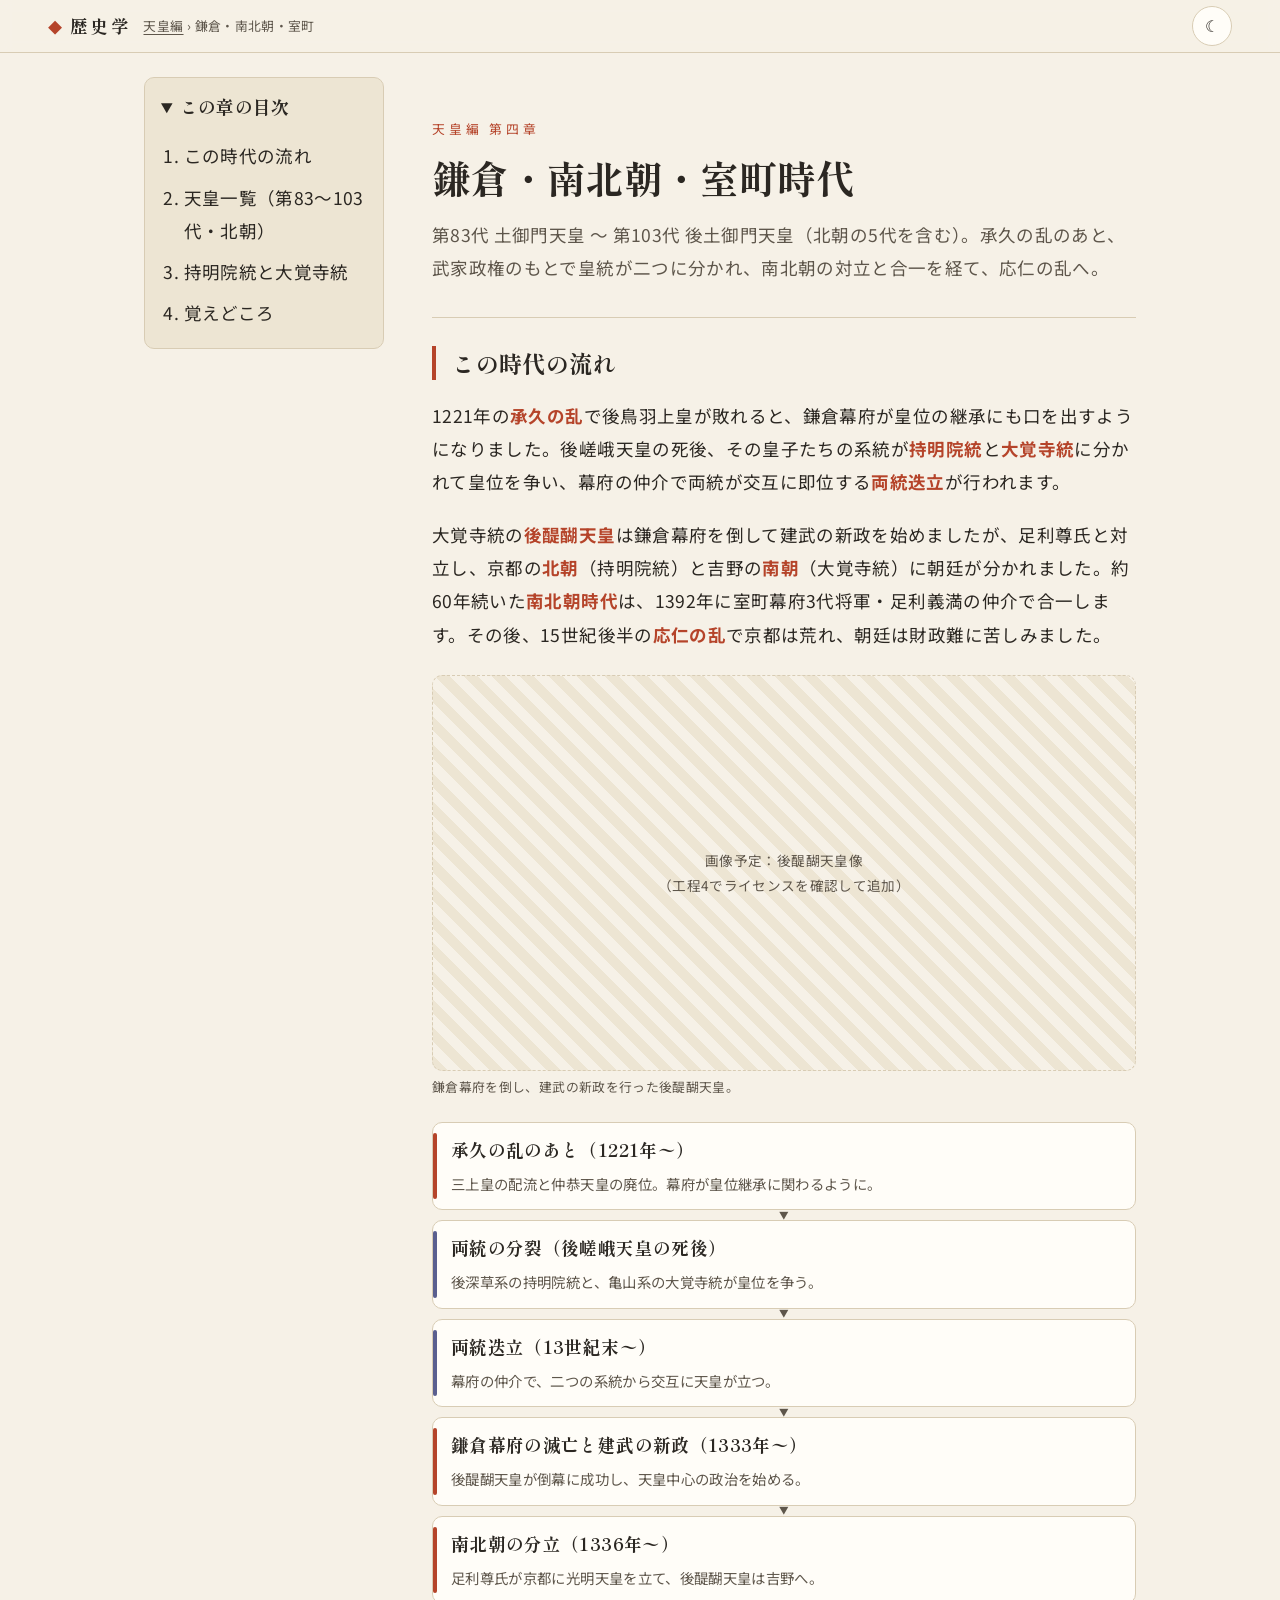
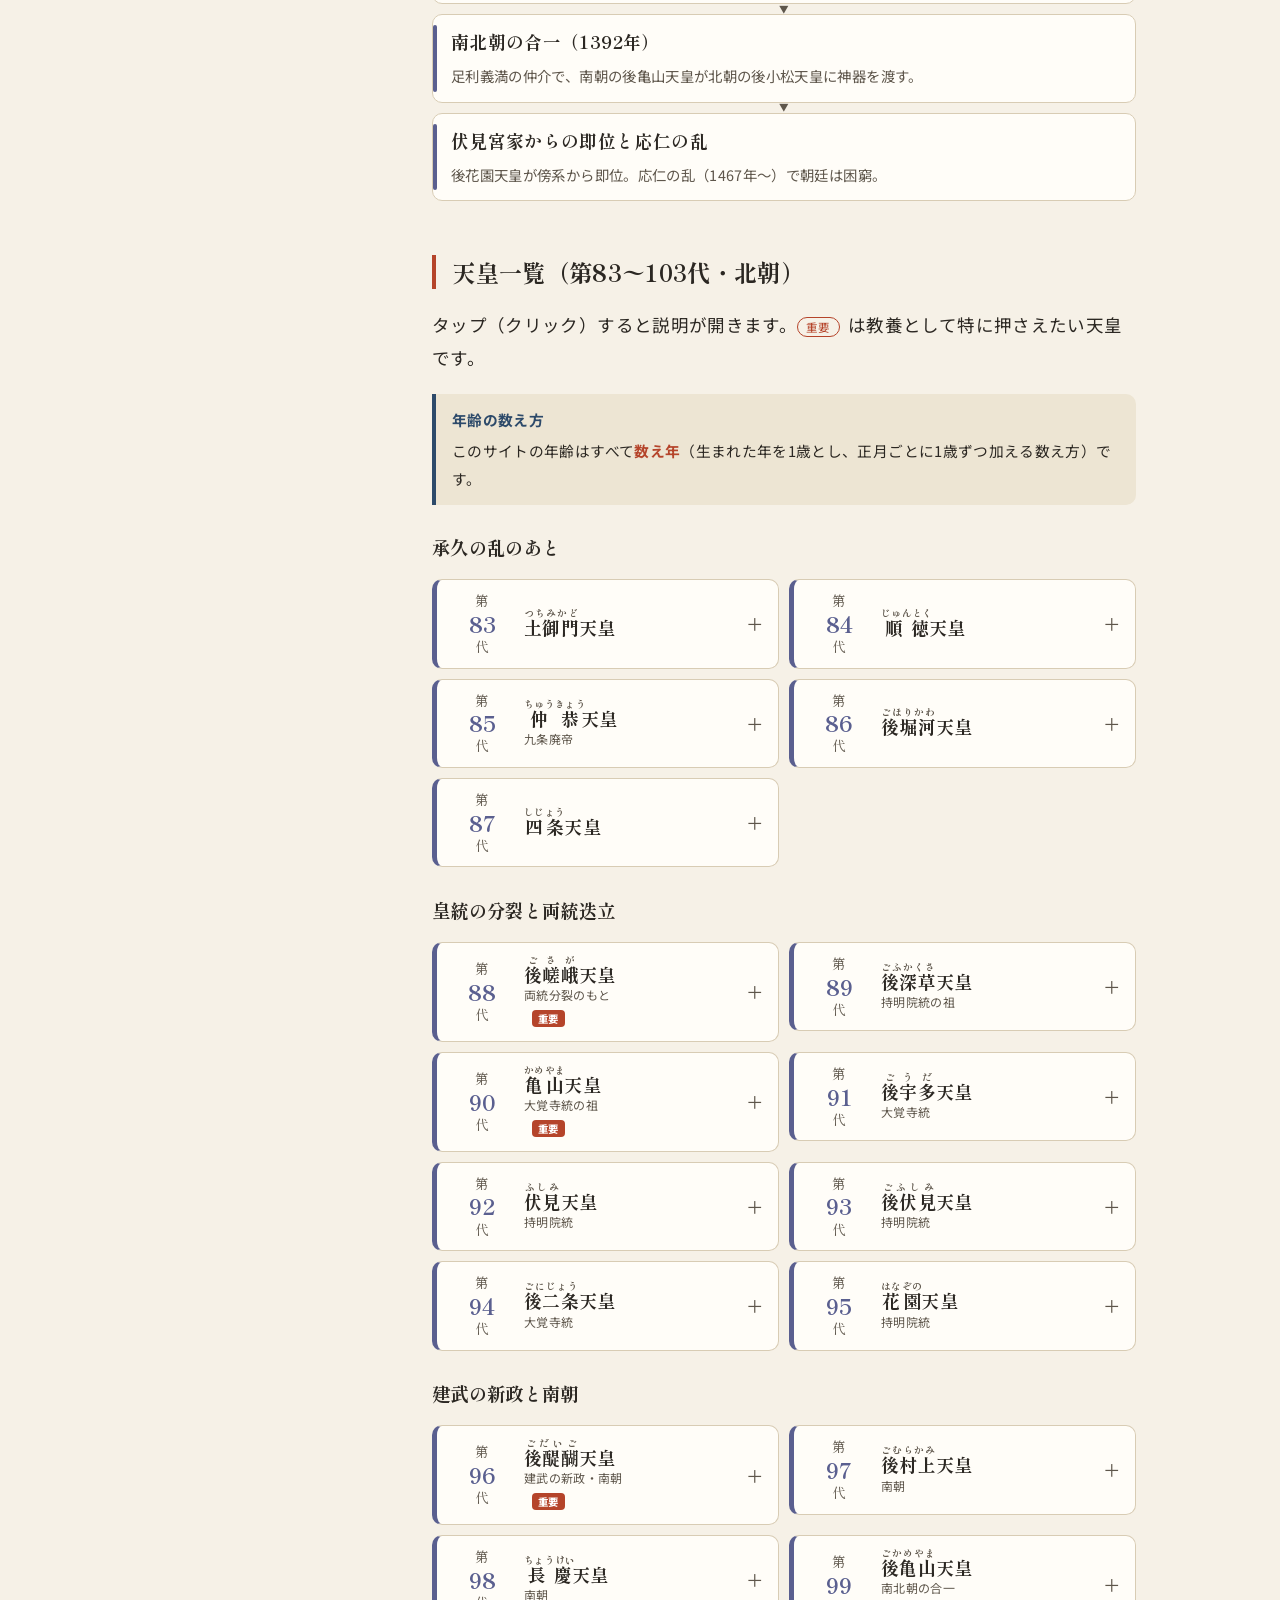
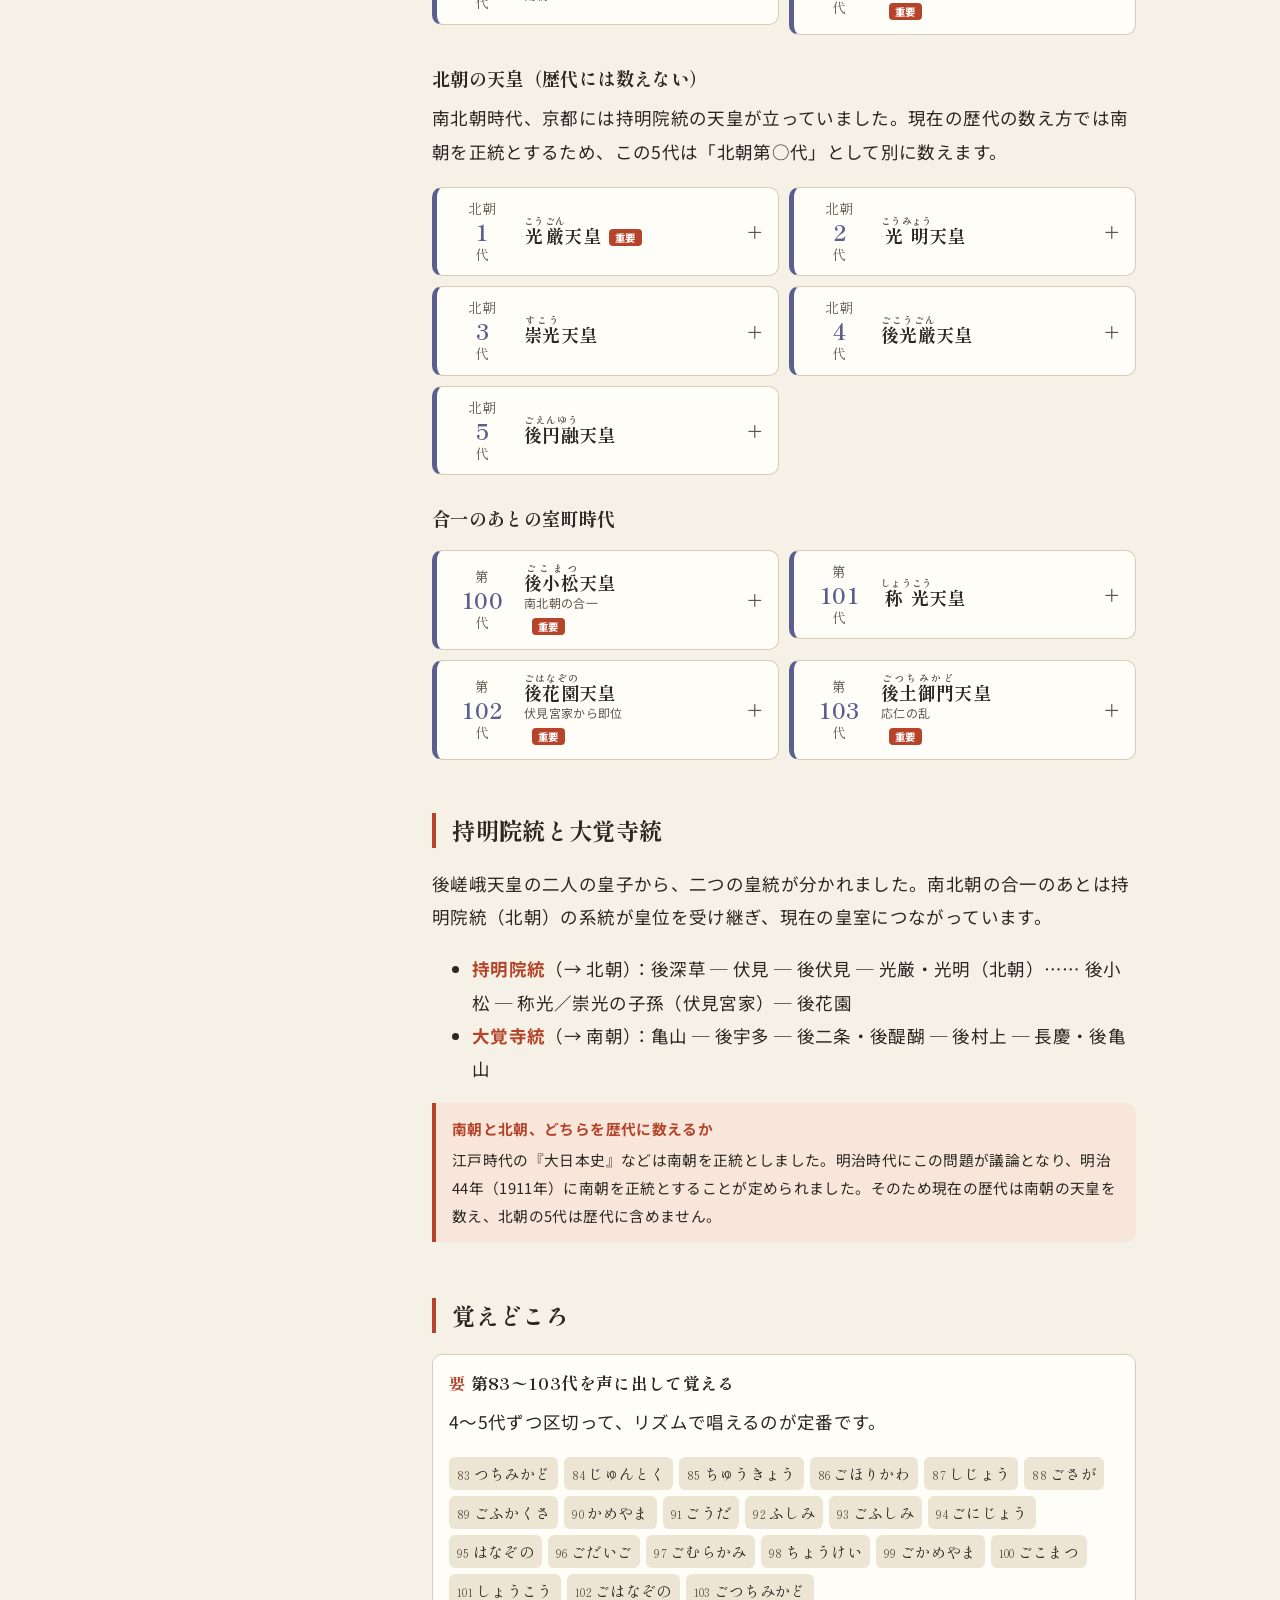
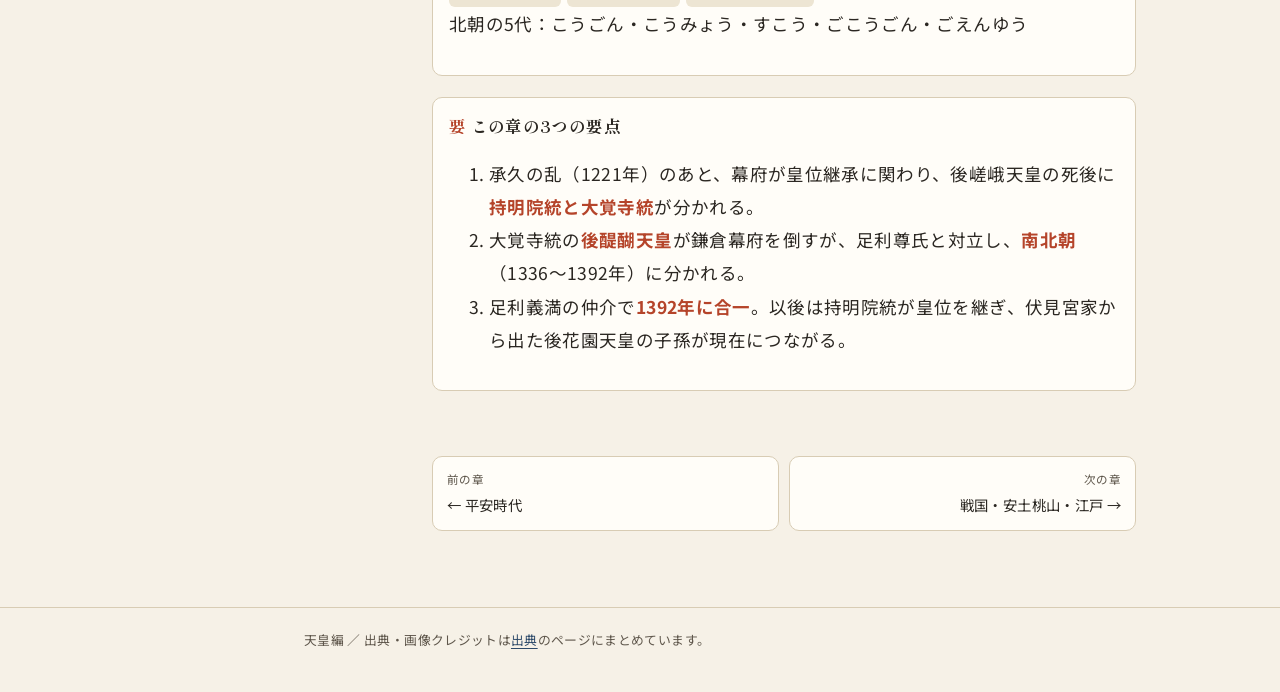
<file: 天皇編/era-4.html>
<!doctype html>
<html lang="ja">
<head>
<meta charset="utf-8">
<meta name="viewport" content="width=device-width, initial-scale=1">
<title>鎌倉・南北朝・室町時代の天皇</title>
<meta name="description" content="天皇編 第4章：第83代土御門天皇から第103代後土御門天皇まで（北朝5代を含む）">
<link rel="preconnect" href="https://fonts.googleapis.com">
<link rel="preconnect" href="https://fonts.gstatic.com" crossorigin>
<link href="https://fonts.googleapis.com/css2?family=Noto+Sans+JP:wght@400;700&family=Shippori+Mincho:wght@500;700;800&display=swap" rel="stylesheet">
<link rel="stylesheet" href="../assets/style.css">
<script src="../assets/common.js"></script>
</head>
<body style="--c: var(--era-4)">
<header class="site-header">
  <div class="wrap">
    <a class="site-logo" href="../index.html">歴史学</a>
    <span class="breadcrumb"><a href="index.html">天皇編</a> › 鎌倉・南北朝・室町</span>
    <button class="theme-toggle" type="button">☾</button>
  </div>
</header>

<main class="wrap doc">
  <div class="hero">
    <p class="eyebrow">天皇編 第四章</p>
    <h1>鎌倉・南北朝・室町時代</h1>
    <p class="lead">第83代 土御門天皇 〜 第103代 後土御門天皇（北朝の5代を含む）。承久の乱のあと、武家政権のもとで皇統が二つに分かれ、南北朝の対立と合一を経て、応仁の乱へ。</p>
  </div>

  <details class="toc" open>
    <summary>この章の目次</summary>
    <ol></ol>
  </details>

  <section>
    <h2 id="overview">この時代の流れ</h2>
    <p>1221年の<strong>承久の乱</strong>で後鳥羽上皇が敗れると、鎌倉幕府が皇位の継承にも口を出すようになりました。後嵯峨天皇の死後、その皇子たちの系統が<strong>持明院統</strong>と<strong>大覚寺統</strong>に分かれて皇位を争い、幕府の仲介で両統が交互に即位する<strong>両統迭立</strong>が行われます。</p>
    <p>大覚寺統の<strong>後醍醐天皇</strong>は鎌倉幕府を倒して建武の新政を始めましたが、足利尊氏と対立し、京都の<strong>北朝</strong>（持明院統）と吉野の<strong>南朝</strong>（大覚寺統）に朝廷が分かれました。約60年続いた<strong>南北朝時代</strong>は、1392年に室町幕府3代将軍・足利義満の仲介で合一します。その後、15世紀後半の<strong>応仁の乱</strong>で京都は荒れ、朝廷は財政難に苦しみました。</p>

    <figure>
      <div class="img-placeholder">画像予定：後醍醐天皇像<br>（工程4でライセンスを確認して追加）</div>
      <figcaption>鎌倉幕府を倒し、建武の新政を行った後醍醐天皇。</figcaption>
    </figure>

    <ol class="flow">
      <li style="--c: var(--shu)"><span class="flow-title">承久の乱のあと（1221年〜）</span><span class="flow-body">三上皇の配流と仲恭天皇の廃位。幕府が皇位継承に関わるように。</span></li>
      <li style="--c: var(--era-4)"><span class="flow-title">両統の分裂（後嵯峨天皇の死後）</span><span class="flow-body">後深草系の持明院統と、亀山系の大覚寺統が皇位を争う。</span></li>
      <li style="--c: var(--era-4)"><span class="flow-title">両統迭立（13世紀末〜）</span><span class="flow-body">幕府の仲介で、二つの系統から交互に天皇が立つ。</span></li>
      <li style="--c: var(--shu)"><span class="flow-title">鎌倉幕府の滅亡と建武の新政（1333年〜）</span><span class="flow-body">後醍醐天皇が倒幕に成功し、天皇中心の政治を始める。</span></li>
      <li style="--c: var(--shu)"><span class="flow-title">南北朝の分立（1336年〜）</span><span class="flow-body">足利尊氏が京都に光明天皇を立て、後醍醐天皇は吉野へ。</span></li>
      <li style="--c: var(--era-4)"><span class="flow-title">南北朝の合一（1392年）</span><span class="flow-body">足利義満の仲介で、南朝の後亀山天皇が北朝の後小松天皇に神器を渡す。</span></li>
      <li style="--c: var(--era-4)"><span class="flow-title">伏見宮家からの即位と応仁の乱</span><span class="flow-body">後花園天皇が傍系から即位。応仁の乱（1467年〜）で朝廷は困窮。</span></li>
    </ol>
  </section>

  <section>
    <h2 id="emperors">天皇一覧（第83〜103代・北朝）</h2>
    <p>タップ（クリック）すると説明が開きます。<span class="badge" style="color:var(--shu);border-color:var(--shu)">重要</span> は教養として特に押さえたい天皇です。</p>
    <div class="note info">
      <span class="note-title">年齢の数え方</span>
      このサイトの年齢はすべて<strong>数え年</strong>（生まれた年を1歳とし、正月ごとに1歳ずつ加える数え方）です。
    </div>

    <h3>承久の乱のあと</h3>
    <div class="emperors">
      <details class="emp" id="e83">
        <summary><span class="num">第<b>83</b>代</span><span class="name"><ruby>土御門<rt>つちみかど</rt></ruby>天皇</span></summary>
        <div class="body"><p>後鳥羽天皇の第1皇子。4歳で即位し、父の院政のもとで在位したのち、弟の順徳天皇に位を譲った。穏やかな性格で、承久の乱には加わらなかったが、父と弟が流されたのに自分だけ京にとどまることを望まず、みずから願って土佐（高知県）へ移り、のちに阿波（徳島県）へ移った。</p></div>
      </details>
      <details class="emp" id="e84">
        <summary><span class="num">第<b>84</b>代</span><span class="name"><ruby>順徳<rt>じゅんとく</rt></ruby>天皇</span></summary>
        <div class="body"><p>後鳥羽天皇の第3皇子。父とともに倒幕を計画し、承久の乱の直前に子の仲恭天皇に位を譲って乱に加わった。敗れて佐渡（新潟県）へ流された。宮中の儀式や作法をまとめた『<strong>禁秘抄</strong>』を著した。</p></div>
      </details>
      <details class="emp" id="e85">
        <summary><span class="num">第<b>85</b>代</span><span class="name"><ruby>仲恭<rt>ちゅうきょう</rt></ruby>天皇<small>九条廃帝</small></span></summary>
        <div class="body"><p>順徳天皇の皇子。4歳で即位したが、承久の乱で後鳥羽上皇側が敗れたため、即位の儀式を行わないまま、在位70日余りで廃された。明治3年（1870年）に「仲恭天皇」と追号された。</p></div>
      </details>
      <details class="emp" id="e86">
        <summary><span class="num">第<b>86</b>代</span><span class="name"><ruby>後堀河<rt>ごほりかわ</rt></ruby>天皇</span></summary>
        <div class="body"><p>後鳥羽天皇の兄・守貞親王の皇子。承久の乱のあと、幕府の意向で即位した。父の守貞親王は皇位につかないまま上皇の称号を受け（後高倉院）、院政を行った。</p></div>
      </details>
      <details class="emp" id="e87">
        <summary><span class="num">第<b>87</b>代</span><span class="name"><ruby>四条<rt>しじょう</rt></ruby>天皇</span></summary>
        <div class="body"><p>後堀河天皇の皇子。2歳で即位した。御所で近習や女房を転ばせようと床にまいた滑石で自分が転び、それがもとで12歳で亡くなったと伝わる。跡継ぎがなく、後堀河天皇の系統はここで絶えた。</p></div>
      </details>
    </div>

    <h3>皇統の分裂と両統迭立</h3>
    <div class="emperors">
      <details class="emp major" id="e88">
        <summary><span class="num">第<b>88</b>代</span><span class="name"><ruby>後嵯峨<rt>ごさが</rt></ruby>天皇<small>両統分裂のもと</small></span></summary>
        <div class="body">
          <figure class="pf"><img src="img/e88.webp" alt="後嵯峨天皇の肖像画" width="240" height="255" loading="lazy" decoding="async"><figcaption>藤原為信筆と伝わる肖像（鎌倉時代）</figcaption></figure>
          <p>土御門天皇の皇子。四条天皇の急死後、幕府（執権・北条泰時）の意向によって即位した。位を譲ったのちは院政を行い、皇子の後深草・亀山の両天皇を続けて即位させた。</p>
          <p>1272年に亡くなるとき、次に院政を行う「治天の君」を決めずに幕府の判断に委ねた。このため後深草天皇の系統（<strong>持明院統</strong>）と亀山天皇の系統（<strong>大覚寺統</strong>）が皇位をめぐって争うことになった。</p>
        </div>
      </details>
      <details class="emp" id="e89">
        <summary><span class="num">第<b>89</b>代</span><span class="name"><ruby>後深草<rt>ごふかくさ</rt></ruby>天皇<small>持明院統の祖</small></span></summary>
        <div class="body"><p>後嵯峨天皇の第3皇子。4歳で即位したが、父の意向で弟の亀山天皇に位を譲った。その子孫の系統を、御所の名から<strong>持明院統</strong>という。のちの北朝、そして現在の皇室につながる系統である。</p></div>
      </details>
      <details class="emp major" id="e90">
        <summary><span class="num">第<b>90</b>代</span><span class="name"><ruby>亀山<rt>かめやま</rt></ruby>天皇<small>大覚寺統の祖</small></span></summary>
        <div class="body"><figure class="pf"><img src="img/e90.webp" alt="亀山天皇の肖像画" width="240" height="259" loading="lazy" decoding="async"><figcaption>藤原為信筆と伝わる肖像（鎌倉時代）</figcaption></figure><p>後嵯峨天皇の第7皇子で、後深草天皇の同母弟。その子孫の系統を、後宇多天皇が住んだ寺の名から<strong>大覚寺統</strong>という。のちの南朝につながる系統である。1274年に子の後宇多天皇へ位を譲って院政を行い、二度の<strong>元寇</strong>（文永の役・弘安の役）のときに朝廷を率いた。</p></div>
      </details>
      <details class="emp" id="e91">
        <summary><span class="num">第<b>91</b>代</span><span class="name"><ruby>後宇多<rt>ごうだ</rt></ruby>天皇<small>大覚寺統</small></span></summary>
        <div class="body"><p>亀山天皇の第2皇子。退位後、子の後二条天皇・後醍醐天皇の時代に、大覚寺統の治天の君として院政を行った。京都の大覚寺を再興して住んだ。</p></div>
      </details>
      <details class="emp" id="e92">
        <summary><span class="num">第<b>92</b>代</span><span class="name"><ruby>伏見<rt>ふしみ</rt></ruby>天皇<small>持明院統</small></span></summary>
        <div class="body"><p>後深草天皇の皇子。幕府の働きかけで持明院統から即位した。1290年、武士の浅原為頼らが御所に押し入って天皇を襲おうとした（<strong>浅原事件</strong>）が、難を逃れた。和歌にすぐれ、京極為兼に『玉葉和歌集』を編ませた。</p></div>
      </details>
      <details class="emp" id="e93">
        <summary><span class="num">第<b>93</b>代</span><span class="name"><ruby>後伏見<rt>ごふしみ</rt></ruby>天皇<small>持明院統</small></span></summary>
        <div class="body"><p>伏見天皇の第1皇子。1298年に即位したが、大覚寺統の巻き返しで1301年に後二条天皇へ位を譲った。のちの北朝の光厳天皇・光明天皇の父。</p></div>
      </details>
      <details class="emp" id="e94">
        <summary><span class="num">第<b>94</b>代</span><span class="name"><ruby>後二条<rt>ごにじょう</rt></ruby>天皇<small>大覚寺統</small></span></summary>
        <div class="body"><p>後宇多天皇の第1皇子。父の院政のもとで在位したが、在位中に24歳で亡くなった。</p></div>
      </details>
      <details class="emp" id="e95">
        <summary><span class="num">第<b>95</b>代</span><span class="name"><ruby>花園<rt>はなぞの</rt></ruby>天皇<small>持明院統</small></span></summary>
        <div class="body"><p>伏見天皇の第3皇子。学問を深く好み、日記『<strong>花園天皇宸記</strong>』を残した。在位中の1317年、幕府の仲介で両統が交互に即位することが話し合われた（<strong>文保の和談</strong>）。翌年、大覚寺統の後醍醐天皇に位を譲った。</p></div>
      </details>
    </div>

    <h3>建武の新政と南朝</h3>
    <div class="emperors">
      <details class="emp major" id="e96">
        <summary><span class="num">第<b>96</b>代</span><span class="name"><ruby>後醍醐<rt>ごだいご</rt></ruby>天皇<small>建武の新政・南朝</small></span></summary>
        <div class="body">
          <figure class="pf"><img src="img/e96.webp" alt="後醍醐天皇の肖像画" width="155" height="360" loading="lazy" decoding="async"><figcaption>文観の作と伝わる肖像。清浄光寺（神奈川県藤沢市）所蔵</figcaption></figure>
          <p>後宇多天皇の第2皇子で、大覚寺統。天皇みずから政治を行うことをめざし、鎌倉幕府を倒す計画を重ねた（1324年の<strong>正中の変</strong>、1331年の<strong>元弘の変</strong>）。敗れて隠岐へ流されたが脱出し、足利高氏（尊氏）・新田義貞らが立ち上がって、1333年に<strong>鎌倉幕府は滅んだ</strong>。</p>
          <p>翌1334年から<strong>建武の新政</strong>を始めたが、恩賞の不公平などで武士の不満が高まり、足利尊氏が離反した。1336年、尊氏が京都で持明院統の光明天皇を立てると、後醍醐天皇は吉野（奈良県）へ移り、こちらが正統の朝廷だと主張した。これが<strong>南朝</strong>で、京都の<strong>北朝</strong>と並び立つ南北朝時代が始まった。1339年に吉野で亡くなった。</p>
        </div>
      </details>
      <details class="emp" id="e97">
        <summary><span class="num">第<b>97</b>代</span><span class="name"><ruby>後村上<rt>ごむらかみ</rt></ruby>天皇<small>南朝</small></span></summary>
        <div class="body"><p>後醍醐天皇の皇子（義良親王）。父の死の直前に位を受け、南朝の天皇となった。北朝・幕府との戦いの中で、吉野・賀名生・住吉・天野（大阪府河内長野市）などに御所を移しながら南朝を率いた。</p></div>
      </details>
      <details class="emp" id="e98">
        <summary><span class="num">第<b>98</b>代</span><span class="name"><ruby>長慶<rt>ちょうけい</rt></ruby>天皇<small>南朝</small></span></summary>
        <div class="body"><p>後村上天皇の第1皇子。北朝に対して強い姿勢をとったとされる。南朝の記録が少なく、即位したかどうかが長く議論されてきたが、研究が進み、大正15年（1926年）に正式に歴代に加えられた。</p></div>
      </details>
      <details class="emp major" id="e99">
        <summary><span class="num">第<b>99</b>代</span><span class="name"><ruby>後亀山<rt>ごかめやま</rt></ruby>天皇<small>南北朝の合一</small></span></summary>
        <div class="body"><figure class="pf"><img src="img/e99.webp" alt="後亀山天皇の肖像画" width="240" height="217" loading="lazy" decoding="async"><figcaption>出家後の姿を描いた肖像（後世の作）</figcaption></figure><p>後村上天皇の第2皇子で、南朝最後の天皇。1392年、室町幕府3代将軍・<strong>足利義満</strong>の仲介を受け入れて京都に戻り、三種の神器を北朝の後小松天皇に渡した（<strong>南北朝の合一</strong>）。このとき、以後は両統が交互に即位する約束があったとされるが、守られなかった。</p></div>
      </details>
    </div>

    <h3>北朝の天皇（歴代には数えない）</h3>
    <p>南北朝時代、京都には持明院統の天皇が立っていました。現在の歴代の数え方では南朝を正統とするため、この5代は「北朝第○代」として別に数えます。</p>
    <div class="emperors">
      <details class="emp major" id="h1">
        <summary><span class="num">北朝<b>1</b>代</span><span class="name"><ruby>光厳<rt>こうごん</rt></ruby>天皇</span></summary>
        <div class="body"><figure class="pf"><img src="img/h1.webp" alt="光厳天皇の肖像画" width="178" height="360" loading="lazy" decoding="async"><figcaption>出家後（法皇）の姿を描いた肖像（後世の写し）</figcaption></figure><p>後伏見天皇の第1皇子。1331年、元弘の変で後醍醐天皇が京を離れると、<strong>鎌倉幕府</strong>に擁立されて即位した。1333年に幕府が滅ぶと、後醍醐天皇によってその在位を否定された。1336年からは上皇（治天の君）として、弟の光明天皇らの朝廷を率いた。1352年、光明・崇光の両上皇とともに南朝に連れ去られ、賀名生（奈良県）などに留め置かれた。</p></div>
      </details>
      <details class="emp" id="h2">
        <summary><span class="num">北朝<b>2</b>代</span><span class="name"><ruby>光明<rt>こうみょう</rt></ruby>天皇</span></summary>
        <div class="body"><p>後伏見天皇の皇子で、光厳天皇の同母弟。1336年、<strong>足利尊氏</strong>に擁立され、三種の神器がないまま、兄の光厳上皇の命令（院宣）によって位についた。在位中の1338年、尊氏が征夷大将軍となった。</p></div>
      </details>
      <details class="emp" id="h3">
        <summary><span class="num">北朝<b>3</b>代</span><span class="name"><ruby>崇光<rt>すこう</rt></ruby>天皇</span></summary>
        <div class="body"><p>光厳天皇の第1皇子。1351年、足利氏の内紛（観応の擾乱）の中で尊氏が一時南朝に降ると（<strong>正平の一統</strong>）、廃されて神器も南朝に引き渡された。翌1352年、上皇として南朝に連れ去られた。その子孫がのちの<strong>伏見宮家</strong>で、後花園天皇を出すことになる。</p></div>
      </details>
      <details class="emp" id="h4">
        <summary><span class="num">北朝<b>4</b>代</span><span class="name"><ruby>後光厳<rt>ごこうごん</rt></ruby>天皇</span></summary>
        <div class="body"><p>光厳天皇の第2皇子。上皇たちが南朝に連れ去られたため、神器もなく、位を譲る上皇もいない中で、祖母の広義門院（西園寺寧子）の命という異例のかたちで1352年に即位した。</p></div>
      </details>
      <details class="emp" id="h5">
        <summary><span class="num">北朝<b>5</b>代</span><span class="name"><ruby>後円融<rt>ごえんゆう</rt></ruby>天皇</span></summary>
        <div class="body"><p>後光厳天皇の皇子。3代将軍・足利義満が権力を強める中で在位した。1382年、子の後小松天皇に位を譲った。</p></div>
      </details>
    </div>

    <h3>合一のあとの室町時代</h3>
    <div class="emperors">
      <details class="emp major" id="e100">
        <summary><span class="num">第<b>100</b>代</span><span class="name"><ruby>後小松<rt>ごこまつ</rt></ruby>天皇<small>南北朝の合一</small></span></summary>
        <div class="body">
          <figure class="pf"><img src="img/e100.webp" alt="後小松天皇の肖像画" width="240" height="207" loading="lazy" decoding="async"><figcaption>後世に描かれた肖像</figcaption></figure>
          <p>後円融天皇の第1皇子。1382年に北朝の天皇として即位した（北朝第6代にあたる）。1392年の南北朝の合一で南朝の後亀山天皇から三種の神器を受け、以後ただ一人の天皇となった。</p>
          <p>合一の約束に反して、1412年に皇位を子の称光天皇に譲り、皇位は持明院統に固まった。とんち話で知られる禅僧・<strong>一休宗純</strong>は、この天皇の子と伝えられる。</p>
        </div>
      </details>
      <details class="emp" id="e101">
        <summary><span class="num">第<b>101</b>代</span><span class="name"><ruby>称光<rt>しょうこう</rt></ruby>天皇</span></summary>
        <div class="body"><p>後小松天皇の第1皇子。病弱で、28歳で亡くなった。皇子がなく、後小松天皇の系統の男子はここで絶えた。</p></div>
      </details>
      <details class="emp major" id="e102">
        <summary><span class="num">第<b>102</b>代</span><span class="name"><ruby>後花園<rt>ごはなぞの</rt></ruby>天皇<small>伏見宮家から即位</small></span></summary>
        <div class="body"><figure class="pf"><img src="img/e102.webp" alt="後花園天皇の肖像画" width="240" height="319" loading="lazy" decoding="async"><figcaption>後世に描かれた肖像</figcaption></figure><p>崇光天皇の曾孫で、伏見宮貞成親王の第1王子。称光天皇に跡継ぎがなかったため、後小松上皇の猶子（形式上の子）となり、1428年に10歳で即位した。学問と和歌にすぐれた。寛正の大飢饉（1461年）のさなかに御所の造営に熱中していた8代将軍・<strong>足利義政</strong>を、漢詩を贈っていさめたことで知られる。</p></div>
      </details>
      <details class="emp major" id="e103">
        <summary><span class="num">第<b>103</b>代</span><span class="name"><ruby>後土御門<rt>ごつちみかど</rt></ruby>天皇<small>応仁の乱</small></span></summary>
        <div class="body"><figure class="pf"><img src="img/e103.webp" alt="後土御門天皇の肖像画" width="240" height="350" loading="lazy" decoding="async"><figcaption>土佐派の絵師による肖像</figcaption></figure><p>後花園天皇の第1皇子。在位中の1467年に<strong>応仁の乱</strong>が起こり、京都は戦火で荒れ果てた。皇室の領地からの収入が途絶えて朝廷は財政難に陥り、即位した天皇が最初に行う大きな祭り・<strong>大嘗祭</strong>は、この天皇の1466年を最後に、東山天皇の1687年まで約220年間行われなくなった。</p></div>
      </details>
    </div>
  </section>

  <section>
    <h2 id="lineage">持明院統と大覚寺統</h2>
    <p>後嵯峨天皇の二人の皇子から、二つの皇統が分かれました。南北朝の合一のあとは持明院統（北朝）の系統が皇位を受け継ぎ、現在の皇室につながっています。</p>
    <ul>
      <li><strong>持明院統</strong>（→ 北朝）：後深草 ─ 伏見 ─ 後伏見 ─ 光厳・光明（北朝）…… 後小松 ─ 称光／崇光の子孫（伏見宮家）─ 後花園</li>
      <li><strong>大覚寺統</strong>（→ 南朝）：亀山 ─ 後宇多 ─ 後二条・後醍醐 ─ 後村上 ─ 長慶・後亀山</li>
    </ul>
    <div class="note">
      <span class="note-title">南朝と北朝、どちらを歴代に数えるか</span>
      江戸時代の『大日本史』などは南朝を正統としました。明治時代にこの問題が議論となり、明治44年（1911年）に南朝を正統とすることが定められました。そのため現在の歴代は南朝の天皇を数え、北朝の5代は歴代に含めません。
    </div>
  </section>

  <section>
    <h2 id="memorize">覚えどころ</h2>
    <div class="point">
      <h3>第83〜103代を声に出して覚える</h3>
      <p>4〜5代ずつ区切って、リズムで唱えるのが定番です。</p>
      <ul class="chant">
        <li><span>83</span>つちみかど</li><li><span>84</span>じゅんとく</li><li><span>85</span>ちゅうきょう</li><li><span>86</span>ごほりかわ</li>
        <li><span>87</span>しじょう</li><li><span>88</span>ごさが</li><li><span>89</span>ごふかくさ</li><li><span>90</span>かめやま</li>
        <li><span>91</span>ごうだ</li><li><span>92</span>ふしみ</li><li><span>93</span>ごふしみ</li><li><span>94</span>ごにじょう</li>
        <li><span>95</span>はなぞの</li><li><span>96</span>ごだいご</li><li><span>97</span>ごむらかみ</li><li><span>98</span>ちょうけい</li>
        <li><span>99</span>ごかめやま</li><li><span>100</span>ごこまつ</li><li><span>101</span>しょうこう</li><li><span>102</span>ごはなぞの</li>
        <li><span>103</span>ごつちみかど</li>
      </ul>
      <p>北朝の5代：こうごん・こうみょう・すこう・ごこうごん・ごえんゆう</p>
    </div>
    <div class="point">
      <h3>この章の3つの要点</h3>
      <ol>
        <li>承久の乱（1221年）のあと、幕府が皇位継承に関わり、後嵯峨天皇の死後に<strong>持明院統と大覚寺統</strong>が分かれる。</li>
        <li>大覚寺統の<strong>後醍醐天皇</strong>が鎌倉幕府を倒すが、足利尊氏と対立し、<strong>南北朝</strong>（1336〜1392年）に分かれる。</li>
        <li>足利義満の仲介で<strong>1392年に合一</strong>。以後は持明院統が皇位を継ぎ、伏見宮家から出た後花園天皇の子孫が現在につながる。</li>
      </ol>
    </div>
  </section>

  <nav class="pager">
    <a class="prev" href="era-3.html"><small>前の章</small>← 平安時代</a>
    <a class="next" href="era-5.html"><small>次の章</small>戦国・安土桃山・江戸 →</a>
  </nav>
</main>

<footer class="site-footer">
  <div class="wrap">天皇編 ／ 出典・画像クレジットは<a href="sources.html">出典</a>のページにまとめています。</div>
</footer>
</body>
</html>
</file>
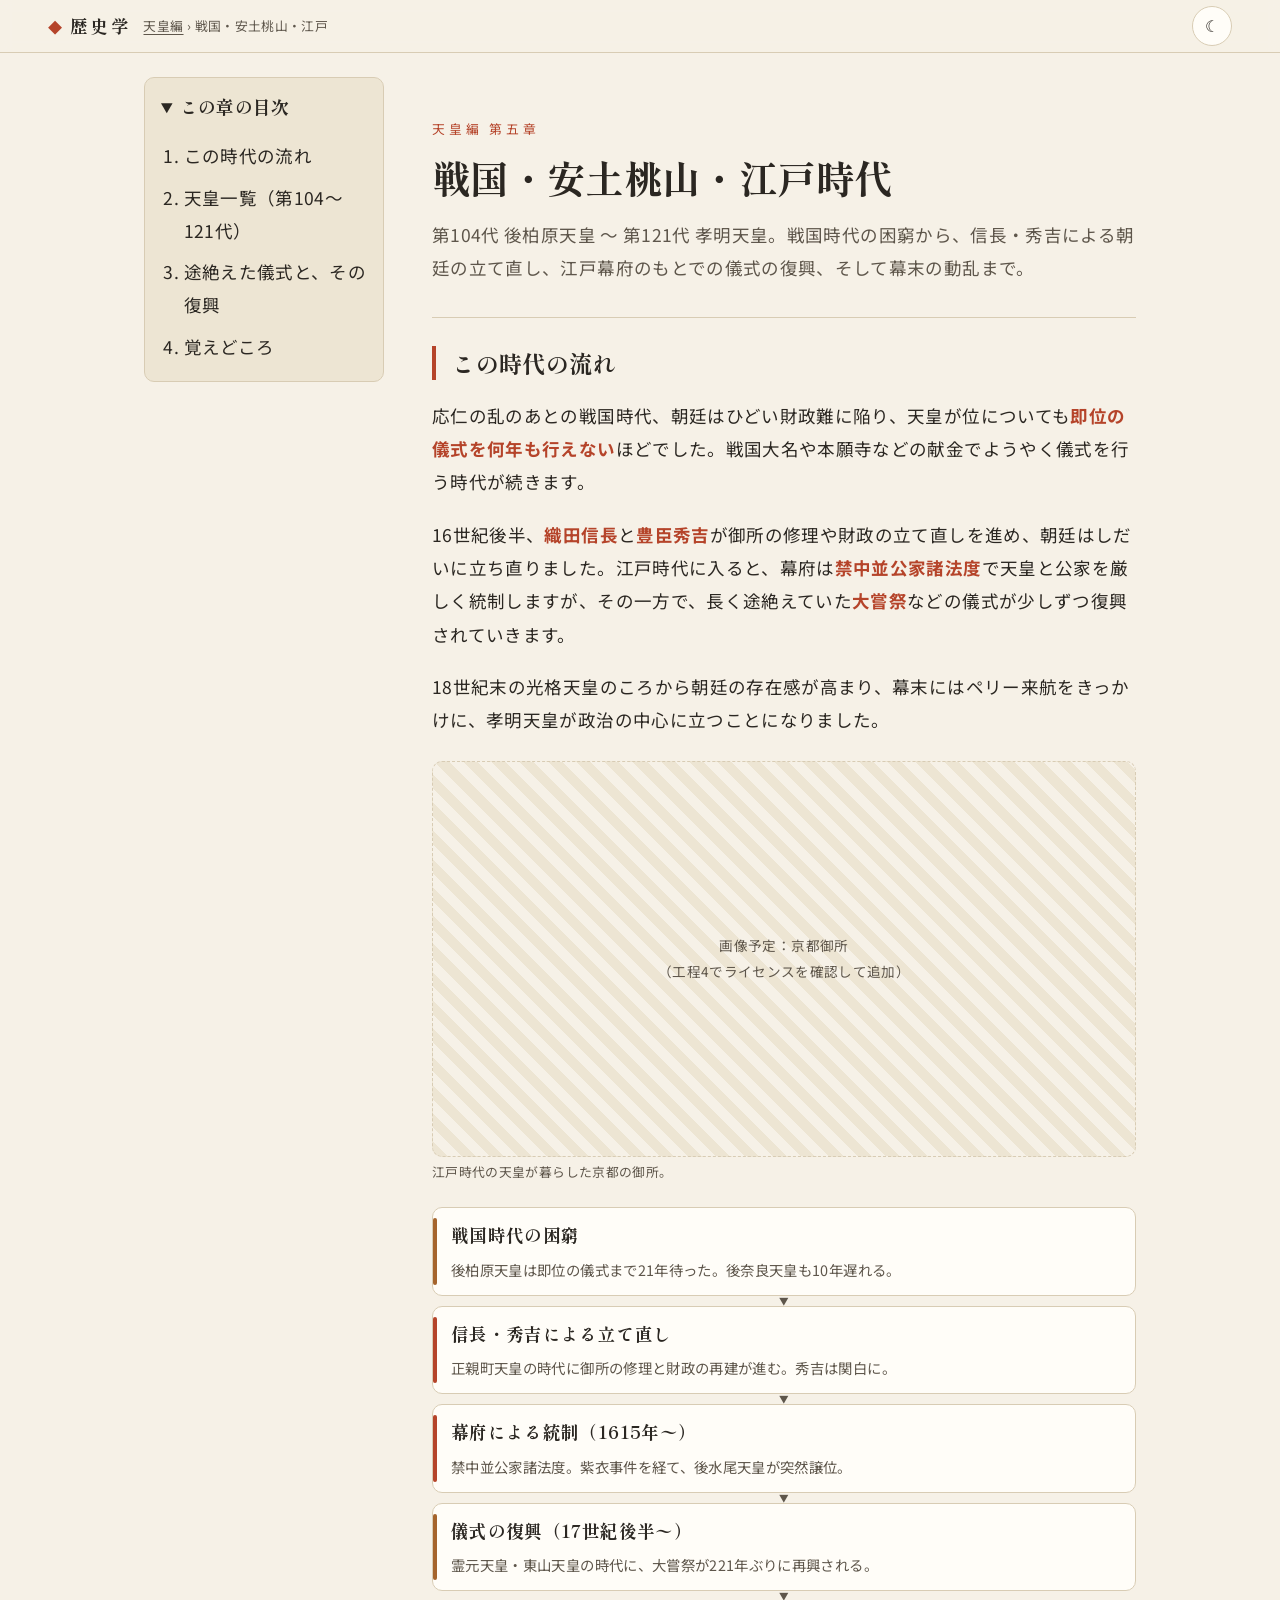
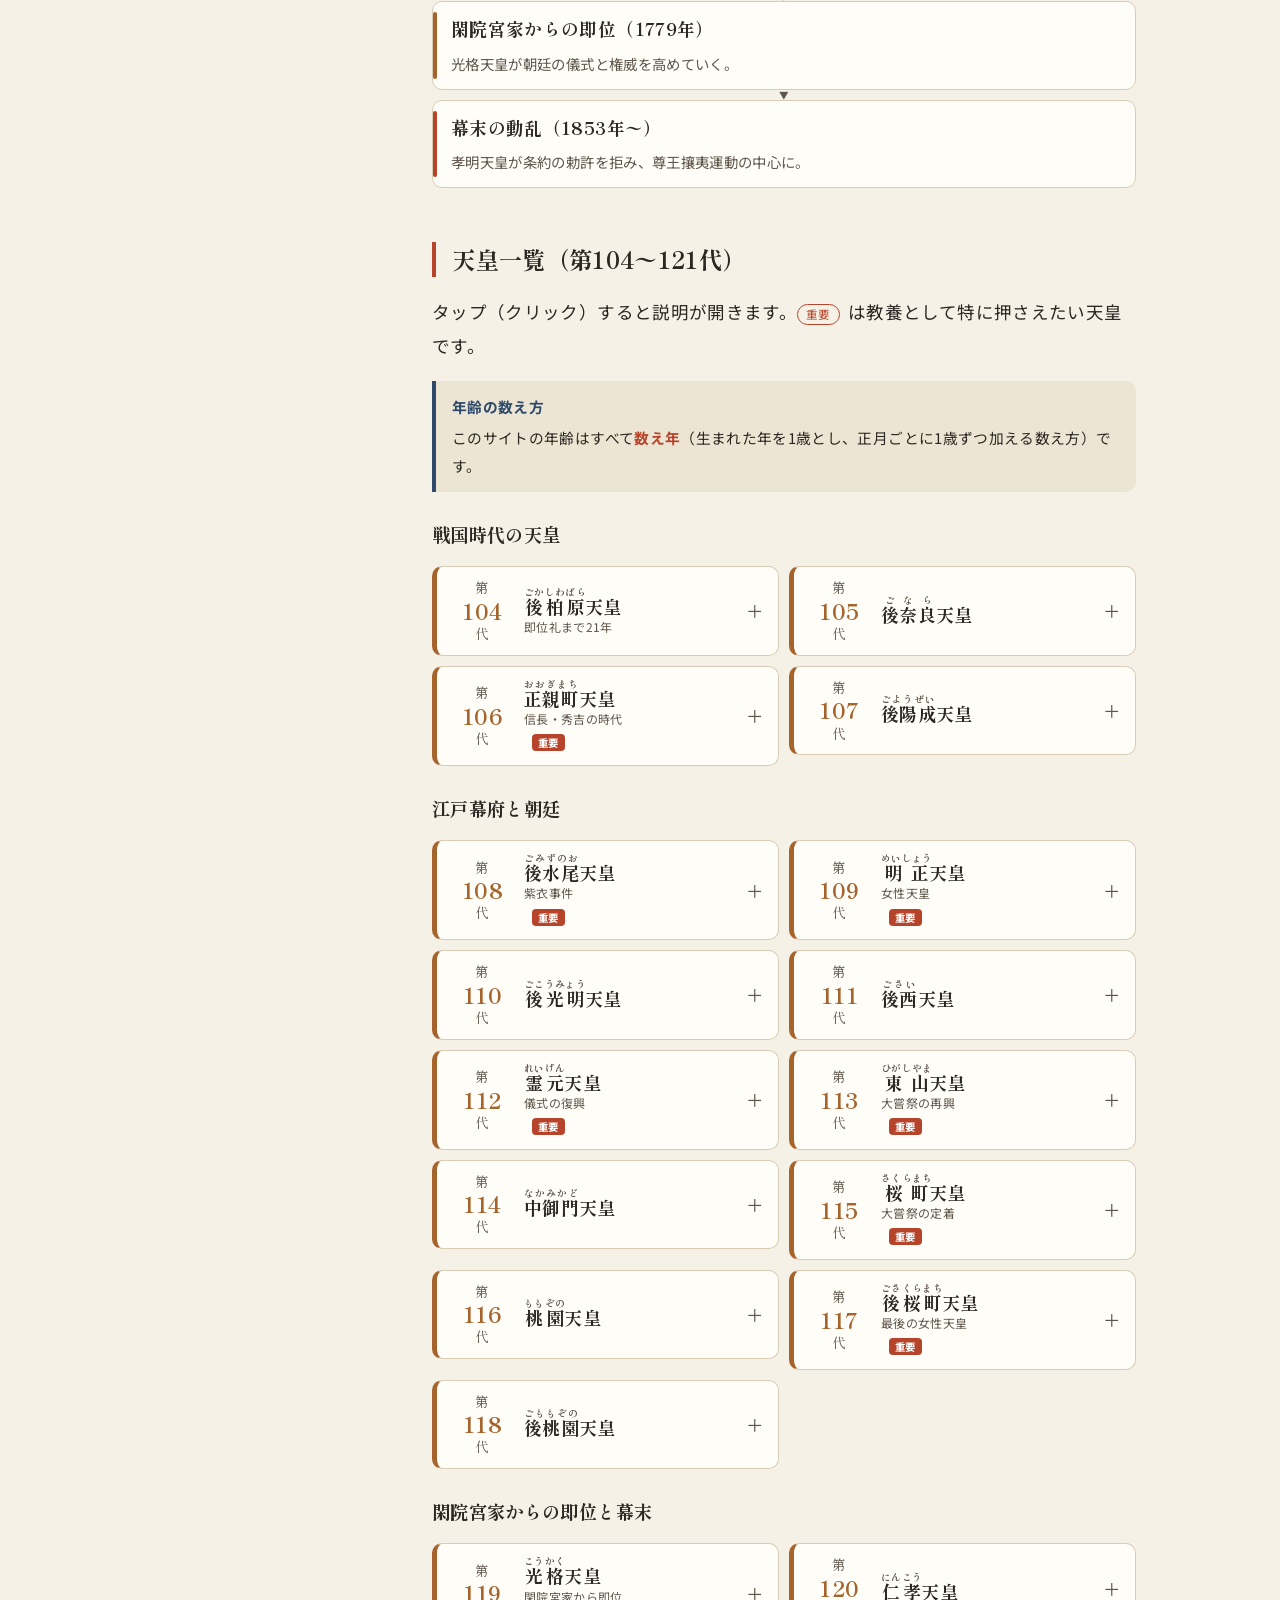
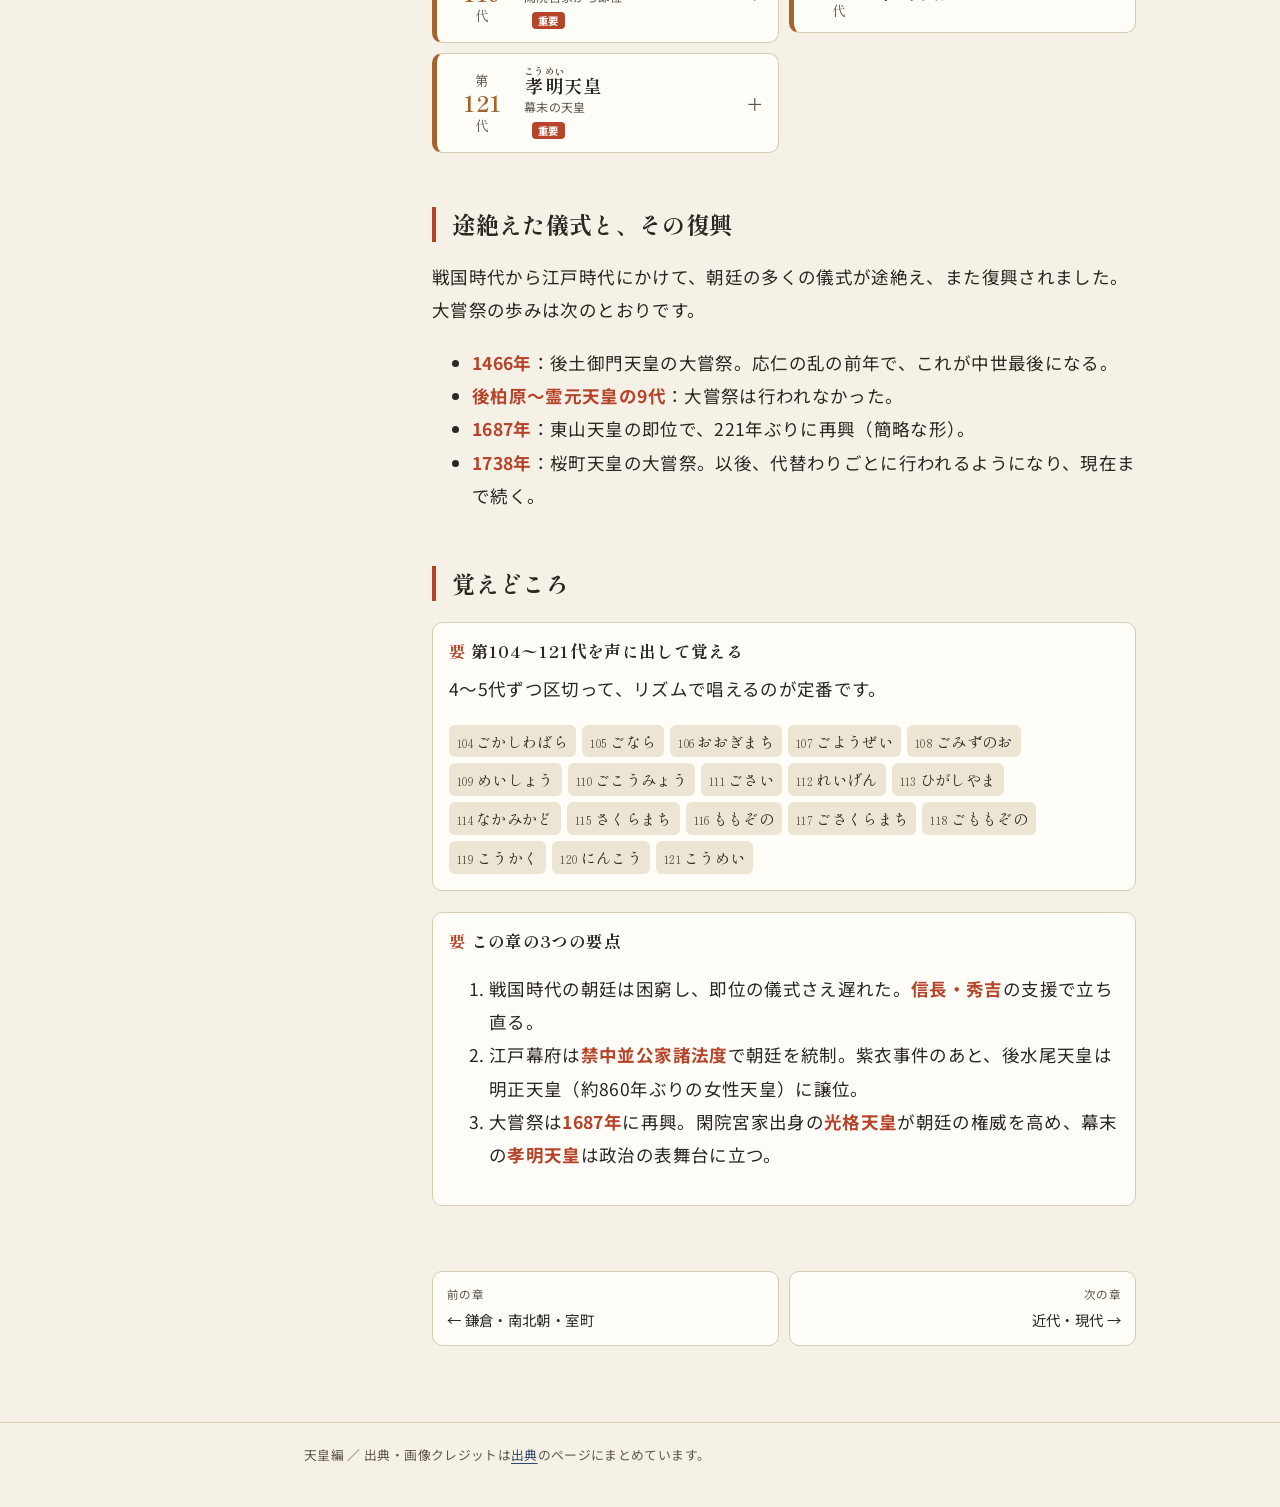
<file: 天皇編/era-5.html>
<!doctype html>
<html lang="ja">
<head>
<meta charset="utf-8">
<meta name="viewport" content="width=device-width, initial-scale=1">
<title>安土桃山・江戸時代の天皇</title>
<meta name="description" content="天皇編 第5章：第104代後柏原天皇から第121代孝明天皇まで">
<link rel="preconnect" href="https://fonts.googleapis.com">
<link rel="preconnect" href="https://fonts.gstatic.com" crossorigin>
<link href="https://fonts.googleapis.com/css2?family=Noto+Sans+JP:wght@400;700&family=Shippori+Mincho:wght@500;700;800&display=swap" rel="stylesheet">
<link rel="stylesheet" href="../assets/style.css">
<script src="../assets/common.js"></script>
</head>
<body style="--c: var(--era-5)">
<header class="site-header">
  <div class="wrap">
    <a class="site-logo" href="../index.html">歴史学</a>
    <span class="breadcrumb"><a href="index.html">天皇編</a> › 戦国・安土桃山・江戸</span>
    <button class="theme-toggle" type="button">☾</button>
  </div>
</header>

<main class="wrap doc">
  <div class="hero">
    <p class="eyebrow">天皇編 第五章</p>
    <h1>戦国・安土桃山・江戸時代</h1>
    <p class="lead">第104代 後柏原天皇 〜 第121代 孝明天皇。戦国時代の困窮から、信長・秀吉による朝廷の立て直し、江戸幕府のもとでの儀式の復興、そして幕末の動乱まで。</p>
  </div>

  <details class="toc" open>
    <summary>この章の目次</summary>
    <ol></ol>
  </details>

  <section>
    <h2 id="overview">この時代の流れ</h2>
    <p>応仁の乱のあとの戦国時代、朝廷はひどい財政難に陥り、天皇が位についても<strong>即位の儀式を何年も行えない</strong>ほどでした。戦国大名や本願寺などの献金でようやく儀式を行う時代が続きます。</p>
    <p>16世紀後半、<strong>織田信長</strong>と<strong>豊臣秀吉</strong>が御所の修理や財政の立て直しを進め、朝廷はしだいに立ち直りました。江戸時代に入ると、幕府は<strong>禁中並公家諸法度</strong>で天皇と公家を厳しく統制しますが、その一方で、長く途絶えていた<strong>大嘗祭</strong>などの儀式が少しずつ復興されていきます。</p>
    <p>18世紀末の光格天皇のころから朝廷の存在感が高まり、幕末にはペリー来航をきっかけに、孝明天皇が政治の中心に立つことになりました。</p>

    <figure>
      <div class="img-placeholder">画像予定：京都御所<br>（工程4でライセンスを確認して追加）</div>
      <figcaption>江戸時代の天皇が暮らした京都の御所。</figcaption>
    </figure>

    <ol class="flow">
      <li style="--c: var(--era-5)"><span class="flow-title">戦国時代の困窮</span><span class="flow-body">後柏原天皇は即位の儀式まで21年待った。後奈良天皇も10年遅れる。</span></li>
      <li style="--c: var(--shu)"><span class="flow-title">信長・秀吉による立て直し</span><span class="flow-body">正親町天皇の時代に御所の修理と財政の再建が進む。秀吉は関白に。</span></li>
      <li style="--c: var(--shu)"><span class="flow-title">幕府による統制（1615年〜）</span><span class="flow-body">禁中並公家諸法度。紫衣事件を経て、後水尾天皇が突然譲位。</span></li>
      <li style="--c: var(--era-5)"><span class="flow-title">儀式の復興（17世紀後半〜）</span><span class="flow-body">霊元天皇・東山天皇の時代に、大嘗祭が221年ぶりに再興される。</span></li>
      <li style="--c: var(--era-5)"><span class="flow-title">閑院宮家からの即位（1779年）</span><span class="flow-body">光格天皇が朝廷の儀式と権威を高めていく。</span></li>
      <li style="--c: var(--shu)"><span class="flow-title">幕末の動乱（1853年〜）</span><span class="flow-body">孝明天皇が条約の勅許を拒み、尊王攘夷運動の中心に。</span></li>
    </ol>
  </section>

  <section>
    <h2 id="emperors">天皇一覧（第104〜121代）</h2>
    <p>タップ（クリック）すると説明が開きます。<span class="badge" style="color:var(--shu);border-color:var(--shu)">重要</span> は教養として特に押さえたい天皇です。</p>
    <div class="note info">
      <span class="note-title">年齢の数え方</span>
      このサイトの年齢はすべて<strong>数え年</strong>（生まれた年を1歳とし、正月ごとに1歳ずつ加える数え方）です。
    </div>

    <h3>戦国時代の天皇</h3>
    <div class="emperors">
      <details class="emp" id="e104">
        <summary><span class="num">第<b>104</b>代</span><span class="name"><ruby>後柏原<rt>ごかしわばら</rt></ruby>天皇<small>即位礼まで21年</small></span></summary>
        <div class="body"><p>後土御門天皇の第1皇子。1500年に位を継いだが、朝廷にお金がなく、即位の儀式を行えたのは21年後の1521年だった。費用は室町幕府や本願寺などの献金でまかなわれた。</p></div>
      </details>
      <details class="emp" id="e105">
        <summary><span class="num">第<b>105</b>代</span><span class="name"><ruby>後奈良<rt>ごなら</rt></ruby>天皇</span></summary>
        <div class="body"><p>後柏原天皇の第2皇子。この天皇も財政難のため、即位の儀式は位を継いでから10年後になった。疫病や飢饉に苦しむ人々のため、自ら写した『般若心経』を諸国の神社に納めた。大嘗祭を行えないことをわびる宣命（天皇の言葉）を伊勢神宮に捧げたことでも知られる。</p></div>
      </details>
      <details class="emp major" id="e106">
        <summary><span class="num">第<b>106</b>代</span><span class="name"><ruby>正親町<rt>おおぎまち</rt></ruby>天皇<small>信長・秀吉の時代</small></span></summary>
        <div class="body">
          <figure class="pf"><img src="img/e106.webp" alt="正親町天皇の肖像画" width="240" height="327" loading="lazy" decoding="async"><figcaption>正親町天皇の肖像</figcaption></figure>
          <p>後奈良天皇の第1皇子。即位の儀式（1560年）は、中国地方の大名・<strong>毛利元就</strong>の献金によって行われた。</p>
          <p>1568年に京都に入った<strong>織田信長</strong>は、御所の修理や朝廷の収入の立て直しを進めた。天皇は、信長と石山本願寺との和睦（1580年）などで、争いを収める命令（勅命）を出している。信長の死後は<strong>豊臣秀吉</strong>が朝廷を支え、1585年に天皇から<strong>関白</strong>に任じられた。1586年、孫の後陽成天皇に位を譲った。</p>
        </div>
      </details>
      <details class="emp" id="e107">
        <summary><span class="num">第<b>107</b>代</span><span class="name"><ruby>後陽成<rt>ごようぜい</rt></ruby>天皇</span></summary>
        <div class="body"><p>正親町天皇の孫で、誠仁親王の第1王子。即位した1586年に秀吉を太政大臣に任じ、1588年には秀吉の邸宅・<strong>聚楽第</strong>に行幸した。1603年には<strong>徳川家康</strong>を征夷大将軍に任じた。活字を使った書物の出版（<strong>慶長勅版</strong>）を行ったことでも知られる。</p></div>
      </details>
    </div>

    <h3>江戸幕府と朝廷</h3>
    <div class="emperors">
      <details class="emp major" id="e108">
        <summary><span class="num">第<b>108</b>代</span><span class="name"><ruby>後水尾<rt>ごみずのお</rt></ruby>天皇<small>紫衣事件</small></span></summary>
        <div class="body">
          <figure class="pf"><img src="img/e108.webp" alt="後水尾天皇の肖像画" width="240" height="267" loading="lazy" decoding="async"><figcaption>出家後（法皇）の姿を描いた肖像</figcaption></figure>
          <p>後陽成天皇の第3皇子。在位中の1615年、幕府は<strong>禁中並公家諸法度</strong>を定め、天皇と公家の行動を細かく規制した。1620年には2代将軍・徳川秀忠の娘・<strong>和子</strong>が入内し、のちに中宮となった。</p>
          <p>天皇が高僧に紫の衣を許した勅許を、幕府が法度に反するとして無効にした（<strong>紫衣事件</strong>）。これに抗議した僧の沢庵らが1629年に流罪となると、天皇は同じ年、幕府に知らせないまま、和子との間に生まれた7歳の皇女（明正天皇）に<strong>突然位を譲った</strong>。</p>
          <p>その後も上皇として、明正・後光明・後西・霊元の4代にわたって朝廷を率いた。京都の修学院離宮を造営した。</p>
        </div>
      </details>
      <details class="emp major" id="e109">
        <summary><span class="num">第<b>109</b>代</span><span class="name"><ruby>明正<rt>めいしょう</rt></ruby>天皇<small>女性天皇</small></span></summary>
        <div class="body"><figure class="pf"><img src="img/e109.webp" alt="明正天皇の肖像画" width="240" height="313" loading="lazy" decoding="async"><figcaption>明治時代の版画（後世の想像図）</figcaption></figure><p>後水尾天皇の第2皇女（興子内親王）で、母は徳川秀忠の娘・和子。7歳で即位した。奈良時代の称徳天皇以来、約860年ぶりの女性天皇で、女性天皇としては7人目。徳川将軍家の血を引く唯一の天皇である。1643年、異母弟の後光明天皇に位を譲った。</p></div>
      </details>
      <details class="emp" id="e110">
        <summary><span class="num">第<b>110</b>代</span><span class="name"><ruby>後光明<rt>ごこうみょう</rt></ruby>天皇</span></summary>
        <div class="body"><p>後水尾天皇の第4皇子。儒学（朱子学）を深く学び、学問を重んじた。天然痘のため22歳で亡くなった。</p></div>
      </details>
      <details class="emp" id="e111">
        <summary><span class="num">第<b>111</b>代</span><span class="name"><ruby>後西<rt>ごさい</rt></ruby>天皇</span></summary>
        <div class="body"><p>後水尾天皇の第8皇子。後光明天皇に跡継ぎがなかったため、幼い弟の識仁親王（のちの霊元天皇）が育つまでの間を担って即位した。在位中に明暦の大火（1657年）や内裏の火災などの災害が続いた。1663年、霊元天皇に位を譲った。</p></div>
      </details>
      <details class="emp major" id="e112">
        <summary><span class="num">第<b>112</b>代</span><span class="name"><ruby>霊元<rt>れいげん</rt></ruby>天皇<small>儀式の復興</small></span></summary>
        <div class="body"><figure class="pf"><img src="img/e112.webp" alt="霊元天皇の肖像画" width="240" height="232" loading="lazy" decoding="async"><figcaption>出家後（法皇）の姿を描いた肖像。皇女の筆と伝わる</figcaption></figure><p>後水尾天皇の第19皇子。朝廷の古い儀式の復興に力を注ぎ、長く途絶えていた<strong>立太子の礼</strong>（皇太子を立てる儀式）を1683年に再興した。1687年に東山天皇へ位を譲り、その即位にあたって大嘗祭を復活させた。</p></div>
      </details>
      <details class="emp major" id="e113">
        <summary><span class="num">第<b>113</b>代</span><span class="name"><ruby>東山<rt>ひがしやま</rt></ruby>天皇<small>大嘗祭の再興</small></span></summary>
        <div class="body"><figure class="pf"><img src="img/e113.webp" alt="東山天皇の肖像画" width="240" height="258" loading="lazy" decoding="async"><figcaption>皇子の公寛法親王の筆と伝わる肖像</figcaption></figure><p>霊元天皇の第4皇子。1687年の即位にあたり、後土御門天皇の1466年以来、<strong>221年ぶりに大嘗祭</strong>が行われた。ただし簡略なもので、次の中御門天皇のときにはまた行われなかった。在位中、幕府は5代将軍・綱吉のもとで皇室の領地を増やしている。</p></div>
      </details>
      <details class="emp" id="e114">
        <summary><span class="num">第<b>114</b>代</span><span class="name"><ruby>中御門<rt>なかみかど</rt></ruby>天皇</span></summary>
        <div class="body"><p>東山天皇の第5皇子。新井白石が政治を主導した「正徳の治」の時代に在位した。白石の提案もあって、1710年に東山天皇の皇子・直仁親王を初代とする<strong>閑院宮家</strong>が創設された。この宮家から、のちに光格天皇が出る。</p></div>
      </details>
      <details class="emp major" id="e115">
        <summary><span class="num">第<b>115</b>代</span><span class="name"><ruby>桜町<rt>さくらまち</rt></ruby>天皇<small>大嘗祭の定着</small></span></summary>
        <div class="body"><figure class="pf"><img src="img/e115.webp" alt="桜町天皇の肖像画" width="240" height="256" loading="lazy" decoding="async"><figcaption>桜町天皇の肖像</figcaption></figure><p>中御門天皇の第1皇子。1738年に大嘗祭を行い、これ以後、大嘗祭は天皇の代替わりごとに行われるようになった。毎年の収穫の祭りである新嘗祭も、古い形に近づけて再興した。</p></div>
      </details>
      <details class="emp" id="e116">
        <summary><span class="num">第<b>116</b>代</span><span class="name"><ruby>桃園<rt>ももぞの</rt></ruby>天皇</span></summary>
        <div class="body"><p>桜町天皇の第1皇子。尊王論を説く学者・竹内式部に学んだ若い公家たちが天皇に講義を行ったことが問題となり、1758年、幕府をはばかった朝廷の上層部によって公家たちが処分された（<strong>宝暦事件</strong>）。22歳で亡くなった。</p></div>
      </details>
      <details class="emp major" id="e117">
        <summary><span class="num">第<b>117</b>代</span><span class="name"><ruby>後桜町<rt>ごさくらまち</rt></ruby>天皇<small>最後の女性天皇</small></span></summary>
        <div class="body"><figure class="pf"><img src="img/e117.webp" alt="後桜町天皇の肖像画" width="240" height="327" loading="lazy" decoding="async"><figcaption>明治時代の版画（後世の想像図）</figcaption></figure><p>桜町天皇の第2皇女で、桃園天皇の異母姉。桃園天皇が急に亡くなったとき、その皇子の英仁親王（のちの後桃園天皇）がまだ幼かったため、成長するまでの間を担って即位した。女性天皇としては8人目で、現在まで<strong>最後の女性天皇</strong>である。退位後も、後桃園天皇・光格天皇を見守り助けた。</p></div>
      </details>
      <details class="emp" id="e118">
        <summary><span class="num">第<b>118</b>代</span><span class="name"><ruby>後桃園<rt>ごももぞの</rt></ruby>天皇</span></summary>
        <div class="body"><p>桃園天皇の第1皇子。22歳で亡くなった。皇女が一人いるだけで皇子がなかったため、閑院宮家から跡継ぎを迎えることになった。</p></div>
      </details>
    </div>

    <h3>閑院宮家からの即位と幕末</h3>
    <div class="emperors">
      <details class="emp major" id="e119">
        <summary><span class="num">第<b>119</b>代</span><span class="name"><ruby>光格<rt>こうかく</rt></ruby>天皇<small>閑院宮家から即位</small></span></summary>
        <div class="body">
          <figure class="pf"><img src="img/e119.webp" alt="光格天皇の肖像画" width="240" height="208" loading="lazy" decoding="async"><figcaption>豊岡治資筆の肖像</figcaption></figure>
          <p>閑院宮典仁親王の第6王子で、東山天皇の曾孫。後桃園天皇の養子となり、1779年に9歳で即位した。現在の皇室は、この天皇の子孫である。</p>
          <p>古い儀式の復興に熱心で、焼けた御所を平安時代の形にならって建て直させた。天明の大飢饉のさなかの1787年、御所の周りを多くの人々が回って祈る「御所千度参り」が起こると、幕府に人々の救済を申し入れた。実の父・典仁親王に太上天皇の称号を贈ろうとして、老中・松平定信の反対にあった（<strong>尊号一件</strong>）。</p>
          <p>1817年に仁孝天皇へ位を譲った。存命中の天皇の譲位は、2019年に平成の天皇が退位するまで、これが最後だった。</p>
        </div>
      </details>
      <details class="emp" id="e120">
        <summary><span class="num">第<b>120</b>代</span><span class="name"><ruby>仁孝<rt>にんこう</rt></ruby>天皇</span></summary>
        <div class="body"><p>光格天皇の第6皇子。父の方針を受け継いで儀式の復興に努めた。公家の子弟のための学問所を京都に設けることを計画し、その死の翌年の1847年に「学習所」として開かれた。これがのちの<strong>学習院</strong>のもとになった。</p></div>
      </details>
      <details class="emp major" id="e121">
        <summary><span class="num">第<b>121</b>代</span><span class="name"><ruby>孝明<rt>こうめい</rt></ruby>天皇<small>幕末の天皇</small></span></summary>
        <div class="body">
          <figure class="pf"><img src="img/e121.webp" alt="孝明天皇の肖像画" width="217" height="360" loading="lazy" decoding="async"><figcaption>小山正太郎筆（明治時代）</figcaption></figure>
          <p>仁孝天皇の第4皇子。1846年の即位直後から、外国船の来航に備えて海の守りを固めるよう幕府に求めた。1853年のペリー来航のあと、1858年に幕府が<strong>日米修好通商条約</strong>の勅許（天皇の許可）を求めると、これを拒んだ。幕府が勅許のないまま条約に調印したことで、尊王攘夷運動が高まった。</p>
          <p>外国を嫌う一方で、朝廷と幕府の協調（<strong>公武合体</strong>）を望み、1862年に異母妹の<strong>和宮</strong>（親子内親王）を14代将軍・徳川家茂に嫁がせた。1863年の八月十八日の政変では、急進的な尊王攘夷派の公家や長州藩を京都から退けることを支持した。1865年に条約を勅許し、翌年末に亡くなった。</p>
        </div>
      </details>
    </div>
  </section>

  <section>
    <h2 id="rites">途絶えた儀式と、その復興</h2>
    <p>戦国時代から江戸時代にかけて、朝廷の多くの儀式が途絶え、また復興されました。大嘗祭の歩みは次のとおりです。</p>
    <ul>
      <li><strong>1466年</strong>：後土御門天皇の大嘗祭。応仁の乱の前年で、これが中世最後になる。</li>
      <li><strong>後柏原〜霊元天皇の9代</strong>：大嘗祭は行われなかった。</li>
      <li><strong>1687年</strong>：東山天皇の即位で、221年ぶりに再興（簡略な形）。</li>
      <li><strong>1738年</strong>：桜町天皇の大嘗祭。以後、代替わりごとに行われるようになり、現在まで続く。</li>
    </ul>
  </section>

  <section>
    <h2 id="memorize">覚えどころ</h2>
    <div class="point">
      <h3>第104〜121代を声に出して覚える</h3>
      <p>4〜5代ずつ区切って、リズムで唱えるのが定番です。</p>
      <ul class="chant">
        <li><span>104</span>ごかしわばら</li><li><span>105</span>ごなら</li><li><span>106</span>おおぎまち</li><li><span>107</span>ごようぜい</li>
        <li><span>108</span>ごみずのお</li><li><span>109</span>めいしょう</li><li><span>110</span>ごこうみょう</li><li><span>111</span>ごさい</li>
        <li><span>112</span>れいげん</li><li><span>113</span>ひがしやま</li><li><span>114</span>なかみかど</li><li><span>115</span>さくらまち</li>
        <li><span>116</span>ももぞの</li><li><span>117</span>ごさくらまち</li><li><span>118</span>ごももぞの</li><li><span>119</span>こうかく</li>
        <li><span>120</span>にんこう</li><li><span>121</span>こうめい</li>
      </ul>
    </div>
    <div class="point">
      <h3>この章の3つの要点</h3>
      <ol>
        <li>戦国時代の朝廷は困窮し、即位の儀式さえ遅れた。<strong>信長・秀吉</strong>の支援で立ち直る。</li>
        <li>江戸幕府は<strong>禁中並公家諸法度</strong>で朝廷を統制。紫衣事件のあと、後水尾天皇は明正天皇（約860年ぶりの女性天皇）に譲位。</li>
        <li>大嘗祭は<strong>1687年</strong>に再興。閑院宮家出身の<strong>光格天皇</strong>が朝廷の権威を高め、幕末の<strong>孝明天皇</strong>は政治の表舞台に立つ。</li>
      </ol>
    </div>
  </section>

  <nav class="pager">
    <a class="prev" href="era-4.html"><small>前の章</small>← 鎌倉・南北朝・室町</a>
    <a class="next" href="era-6.html"><small>次の章</small>近代・現代 →</a>
  </nav>
</main>

<footer class="site-footer">
  <div class="wrap">天皇編 ／ 出典・画像クレジットは<a href="sources.html">出典</a>のページにまとめています。</div>
</footer>
</body>
</html>
</file>
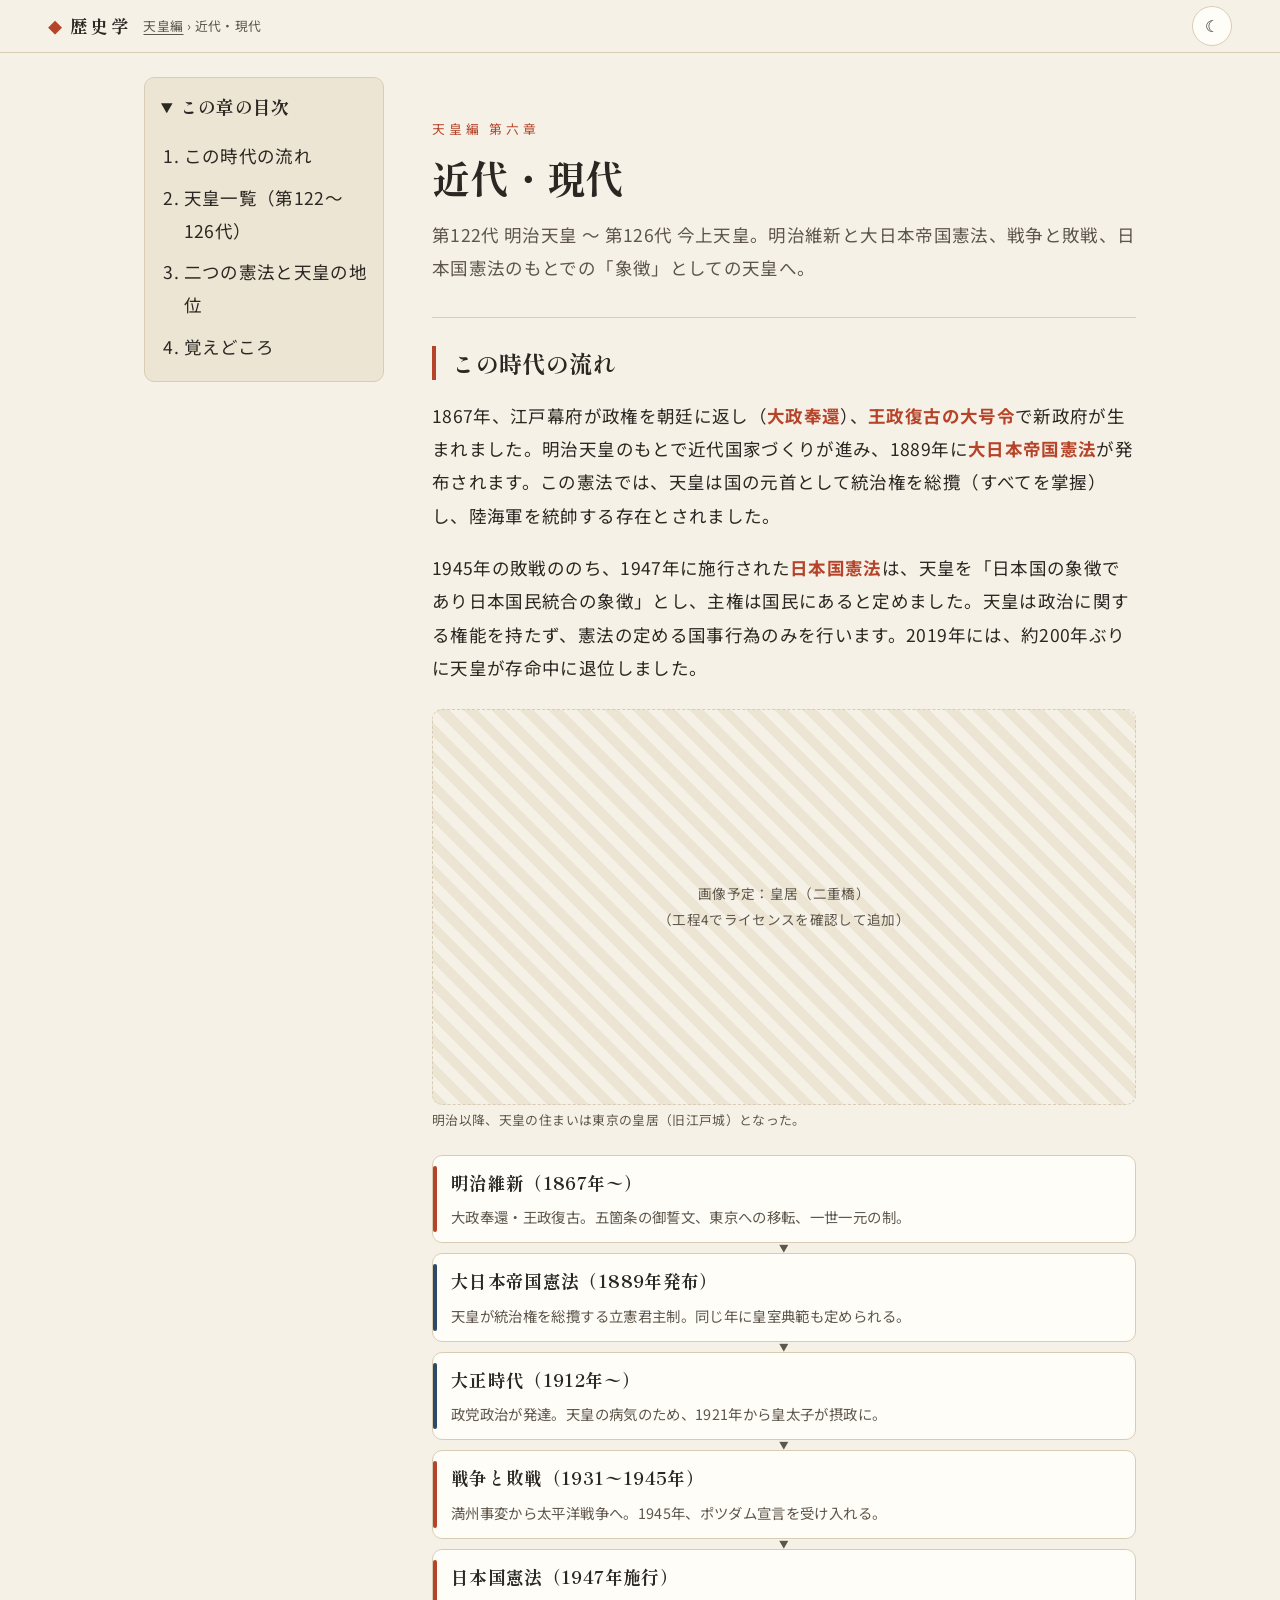
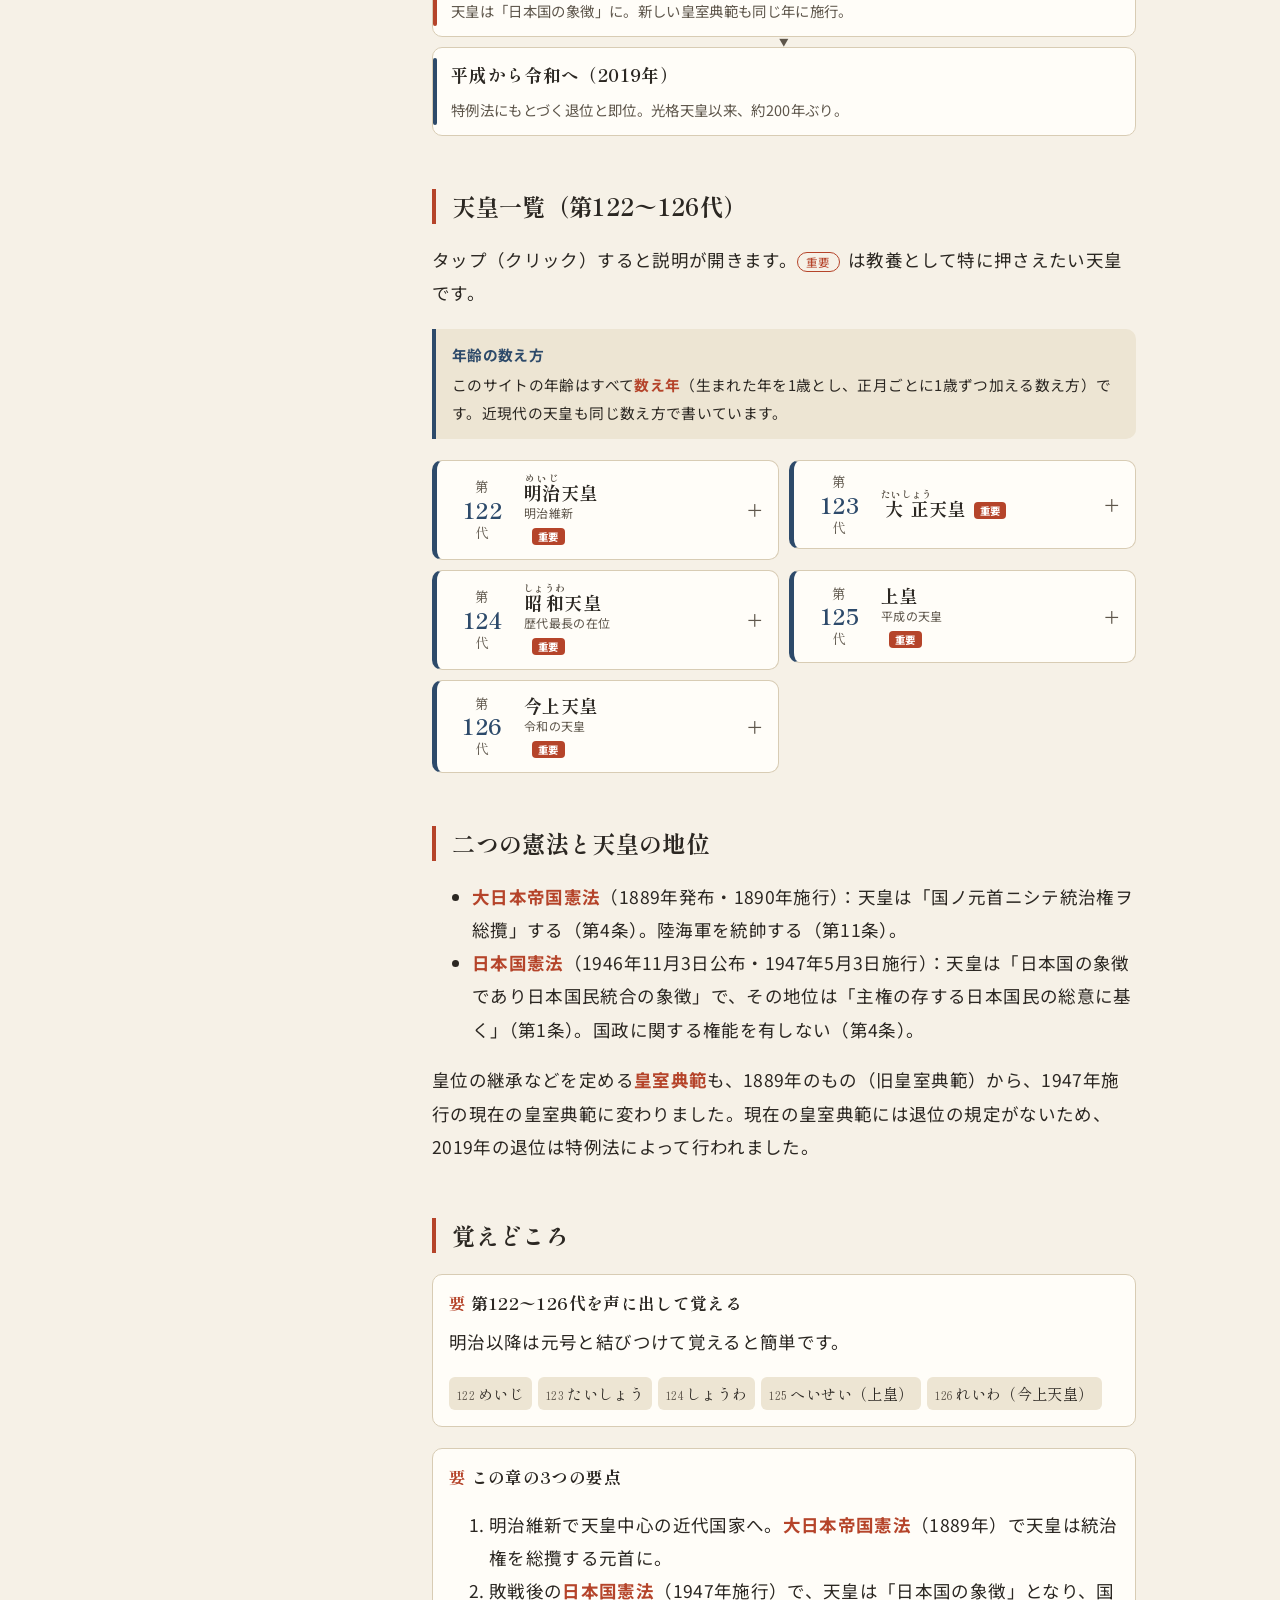
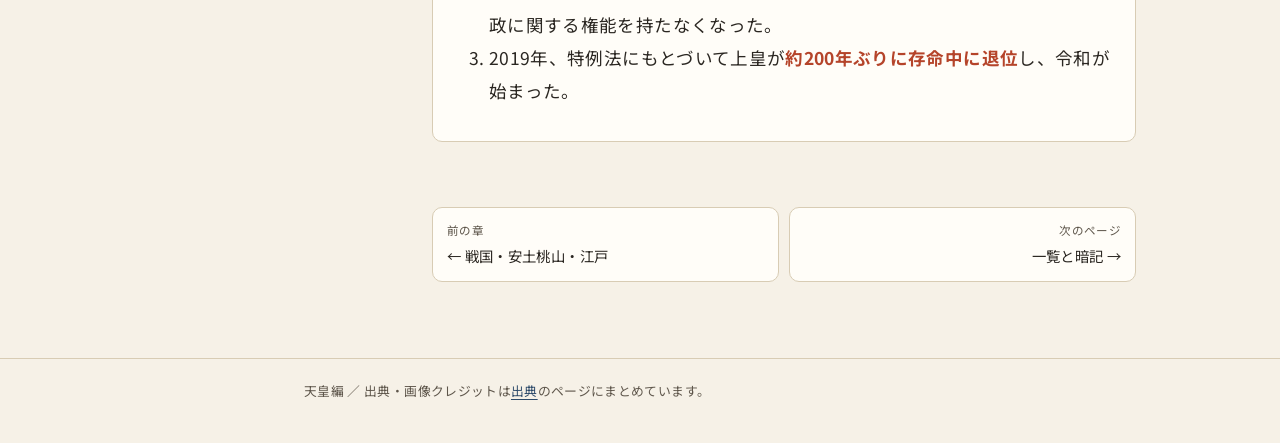
<file: 天皇編/era-6.html>
<!doctype html>
<html lang="ja">
<head>
<meta charset="utf-8">
<meta name="viewport" content="width=device-width, initial-scale=1">
<title>近代・現代の天皇</title>
<meta name="description" content="天皇編 第6章：第122代明治天皇から第126代今上天皇まで">
<link rel="preconnect" href="https://fonts.googleapis.com">
<link rel="preconnect" href="https://fonts.gstatic.com" crossorigin>
<link href="https://fonts.googleapis.com/css2?family=Noto+Sans+JP:wght@400;700&family=Shippori+Mincho:wght@500;700;800&display=swap" rel="stylesheet">
<link rel="stylesheet" href="../assets/style.css">
<script src="../assets/common.js"></script>
</head>
<body style="--c: var(--era-6)">
<header class="site-header">
  <div class="wrap">
    <a class="site-logo" href="../index.html">歴史学</a>
    <span class="breadcrumb"><a href="index.html">天皇編</a> › 近代・現代</span>
    <button class="theme-toggle" type="button">☾</button>
  </div>
</header>

<main class="wrap doc">
  <div class="hero">
    <p class="eyebrow">天皇編 第六章</p>
    <h1>近代・現代</h1>
    <p class="lead">第122代 明治天皇 〜 第126代 今上天皇。明治維新と大日本帝国憲法、戦争と敗戦、日本国憲法のもとでの「象徴」としての天皇へ。</p>
  </div>

  <details class="toc" open>
    <summary>この章の目次</summary>
    <ol></ol>
  </details>

  <section>
    <h2 id="overview">この時代の流れ</h2>
    <p>1867年、江戸幕府が政権を朝廷に返し（<strong>大政奉還</strong>）、<strong>王政復古の大号令</strong>で新政府が生まれました。明治天皇のもとで近代国家づくりが進み、1889年に<strong>大日本帝国憲法</strong>が発布されます。この憲法では、天皇は国の元首として統治権を総攬（すべてを掌握）し、陸海軍を統帥する存在とされました。</p>
    <p>1945年の敗戦ののち、1947年に施行された<strong>日本国憲法</strong>は、天皇を「日本国の象徴であり日本国民統合の象徴」とし、主権は国民にあると定めました。天皇は政治に関する権能を持たず、憲法の定める国事行為のみを行います。2019年には、約200年ぶりに天皇が存命中に退位しました。</p>

    <figure>
      <div class="img-placeholder">画像予定：皇居（二重橋）<br>（工程4でライセンスを確認して追加）</div>
      <figcaption>明治以降、天皇の住まいは東京の皇居（旧江戸城）となった。</figcaption>
    </figure>

    <ol class="flow">
      <li style="--c: var(--shu)"><span class="flow-title">明治維新（1867年〜）</span><span class="flow-body">大政奉還・王政復古。五箇条の御誓文、東京への移転、一世一元の制。</span></li>
      <li style="--c: var(--era-6)"><span class="flow-title">大日本帝国憲法（1889年発布）</span><span class="flow-body">天皇が統治権を総攬する立憲君主制。同じ年に皇室典範も定められる。</span></li>
      <li style="--c: var(--era-6)"><span class="flow-title">大正時代（1912年〜）</span><span class="flow-body">政党政治が発達。天皇の病気のため、1921年から皇太子が摂政に。</span></li>
      <li style="--c: var(--shu)"><span class="flow-title">戦争と敗戦（1931〜1945年）</span><span class="flow-body">満州事変から太平洋戦争へ。1945年、ポツダム宣言を受け入れる。</span></li>
      <li style="--c: var(--shu)"><span class="flow-title">日本国憲法（1947年施行）</span><span class="flow-body">天皇は「日本国の象徴」に。新しい皇室典範も同じ年に施行。</span></li>
      <li style="--c: var(--era-6)"><span class="flow-title">平成から令和へ（2019年）</span><span class="flow-body">特例法にもとづく退位と即位。光格天皇以来、約200年ぶり。</span></li>
    </ol>
  </section>

  <section>
    <h2 id="emperors">天皇一覧（第122〜126代）</h2>
    <p>タップ（クリック）すると説明が開きます。<span class="badge" style="color:var(--shu);border-color:var(--shu)">重要</span> は教養として特に押さえたい天皇です。</p>
    <div class="note info">
      <span class="note-title">年齢の数え方</span>
      このサイトの年齢はすべて<strong>数え年</strong>（生まれた年を1歳とし、正月ごとに1歳ずつ加える数え方）です。近現代の天皇も同じ数え方で書いています。
    </div>

    <div class="emperors">
      <details class="emp major" id="e122">
        <summary><span class="num">第<b>122</b>代</span><span class="name"><ruby>明治<rt>めいじ</rt></ruby>天皇<small>明治維新</small></span></summary>
        <div class="body">
          <figure class="pf"><img src="img/e122.webp" alt="明治天皇の肖像画" width="240" height="304" loading="lazy" decoding="async"><figcaption>高橋由一筆の肖像</figcaption></figure>
          <p>孝明天皇の第2皇子（名は睦仁）。1867年に16歳で位を継いだ。同じ年に大政奉還と王政復古の大号令があり、翌1868年に新政府の方針を示す<strong>五箇条の御誓文</strong>が出された。この年から、天皇一代に元号を一つとする<strong>一世一元の制</strong>が始まった。1868〜1869年にかけて、天皇は京都から東京に移った。</p>
          <p>1889年に<strong>大日本帝国憲法</strong>と（旧）<strong>皇室典範</strong>が定められ、翌1890年には教育勅語が出された。日清戦争（1894〜1895年）・日露戦争（1904〜1905年）では、陸海軍を統帥する大元帥として大本営を置いた。1912年に61歳で亡くなった。</p>
        </div>
      </details>
      <details class="emp major" id="e123">
        <summary><span class="num">第<b>123</b>代</span><span class="name"><ruby>大正<rt>たいしょう</rt></ruby>天皇</span></summary>
        <div class="body"><figure class="pf"><img src="img/e123.webp" alt="大正天皇の肖像写真" width="235" height="360" loading="lazy" decoding="async"><figcaption>宮内省撮影の肖像写真</figcaption></figure><p>明治天皇の第3皇子（名は嘉仁）。1912年に位を継いだ。1909年に定められた<strong>登極令</strong>にもとづき、1915年に京都で即位の礼と大嘗祭を行った。在位中に第一次世界大戦があり、国内では政党政治が発達して「大正デモクラシー」と呼ばれる風潮が広がった。病気のため、1921年から皇太子の裕仁親王（のちの昭和天皇）が<strong>摂政</strong>を務めた。1926年に亡くなった。</p></div>
      </details>
      <details class="emp major" id="e124">
        <summary><span class="num">第<b>124</b>代</span><span class="name"><ruby>昭和<rt>しょうわ</rt></ruby>天皇<small>歴代最長の在位</small></span></summary>
        <div class="body">
          <figure class="pf"><img src="img/e124.webp" alt="即位の礼での昭和天皇" width="240" height="312" loading="lazy" decoding="async"><figcaption>1928年（昭和3年）の即位の礼での写真</figcaption></figure>
          <p>大正天皇の第1皇子（名は裕仁）。1926年に位を継ぎ、1928年に京都で即位の礼を行った。在位中に、満州事変（1931年）、日中戦争（1937年〜）、太平洋戦争（1941〜1945年）が起こった。</p>
          <p>1945年8月、天皇の判断（聖断）によってポツダム宣言の受け入れが決まり、8月15日、終戦の詔書を読み上げる天皇の声がラジオで放送された（<strong>玉音放送</strong>）。翌1946年1月1日の詔書では、天皇を「現御神（あきつみかみ）」とする考え方を否定した。</p>
          <p>1947年に施行された<strong>日本国憲法</strong>で、天皇は「日本国の象徴であり日本国民統合の象徴」となった。戦後は全国各地をまわり（戦後巡幸）、人々を励ました。生物学の研究者としても知られる。在位は約62年で、歴代でもっとも長い。1989年に亡くなった。</p>
        </div>
      </details>
      <details class="emp major" id="e125">
        <summary><span class="num">第<b>125</b>代</span><span class="name">上皇<small>平成の天皇</small></span></summary>
        <div class="body">
          <figure class="pf"><img src="img/e125.webp" alt="上皇（第125代天皇）の写真" width="240" height="294" loading="lazy" decoding="async"><figcaption>在位中の2016年の写真</figcaption></figure>
          <p>昭和天皇の第1皇子（名は明仁）。1959年、民間出身の正田美智子（現在の上皇后）と結婚した。1989年1月に位を継ぎ、元号は<strong>平成</strong>となった。日本国憲法のもとで最初に即位した天皇で、1990年に即位礼正殿の儀と大嘗祭が行われた。</p>
          <p>在位中は、各地の災害の被災地を訪れたり、国内外の戦地で戦没者を慰霊したりした。2016年、ビデオメッセージで、高齢のため象徴としての務めを果たすことが難しくなるのではないかと案じる気持ちを表した。2017年に<strong>天皇の退位等に関する皇室典範特例法</strong>が成立し、2019年4月30日に退位して上皇となった。存命中の退位は、1817年の光格天皇以来、約200年ぶりである。</p>
        </div>
      </details>
      <details class="emp major" id="e126">
        <summary><span class="num">第<b>126</b>代</span><span class="name">今上天皇<small>令和の天皇</small></span></summary>
        <div class="body">
          <figure class="pf"><img src="img/e126.webp" alt="今上天皇の写真" width="240" height="325" loading="lazy" decoding="async"><figcaption>2019年の写真</figcaption></figure>
          <p>上皇の第1皇子。2019年5月1日に即位し、元号は<strong>令和</strong>となった。同じ日に剣璽等承継の儀、10月22日に即位礼正殿の儀、11月14〜15日に大嘗祭が行われた。</p>
          <p>学生時代から水運の歴史を研究し、即位前には水問題に関する国際的な会議で講演するなど、「水」をテーマに活動してきた。</p>
          <div class="note info">
            <span class="note-title">「今上天皇」という呼び方</span>
            現在位についている天皇は、名前ではなく「今上天皇」または「天皇陛下」と呼ぶのが通例です。「明治天皇」「昭和天皇」などの呼び名は、亡くなったあとに贈られる名（追号）で、明治以降は元号と同じ名が贈られています。
          </div>
        </div>
      </details>
    </div>
  </section>

  <section>
    <h2 id="system">二つの憲法と天皇の地位</h2>
    <ul>
      <li><strong>大日本帝国憲法</strong>（1889年発布・1890年施行）：天皇は「国ノ元首ニシテ統治権ヲ総攬」する（第4条）。陸海軍を統帥する（第11条）。</li>
      <li><strong>日本国憲法</strong>（1946年11月3日公布・1947年5月3日施行）：天皇は「日本国の象徴であり日本国民統合の象徴」で、その地位は「主権の存する日本国民の総意に基く」（第1条）。国政に関する権能を有しない（第4条）。</li>
    </ul>
    <p>皇位の継承などを定める<strong>皇室典範</strong>も、1889年のもの（旧皇室典範）から、1947年施行の現在の皇室典範に変わりました。現在の皇室典範には退位の規定がないため、2019年の退位は特例法によって行われました。</p>
  </section>

  <section>
    <h2 id="memorize">覚えどころ</h2>
    <div class="point">
      <h3>第122〜126代を声に出して覚える</h3>
      <p>明治以降は元号と結びつけて覚えると簡単です。</p>
      <ul class="chant">
        <li><span>122</span>めいじ</li><li><span>123</span>たいしょう</li><li><span>124</span>しょうわ</li><li><span>125</span>へいせい（上皇）</li>
        <li><span>126</span>れいわ（今上天皇）</li>
      </ul>
    </div>
    <div class="point">
      <h3>この章の3つの要点</h3>
      <ol>
        <li>明治維新で天皇中心の近代国家へ。<strong>大日本帝国憲法</strong>（1889年）で天皇は統治権を総攬する元首に。</li>
        <li>敗戦後の<strong>日本国憲法</strong>（1947年施行）で、天皇は「日本国の象徴」となり、国政に関する権能を持たなくなった。</li>
        <li>2019年、特例法にもとづいて上皇が<strong>約200年ぶりに存命中に退位</strong>し、令和が始まった。</li>
      </ol>
    </div>
  </section>

  <nav class="pager">
    <a class="prev" href="era-5.html"><small>前の章</small>← 戦国・安土桃山・江戸</a>
    <a class="next" href="list.html"><small>次のページ</small>一覧と暗記 →</a>
  </nav>
</main>

<footer class="site-footer">
  <div class="wrap">天皇編 ／ 出典・画像クレジットは<a href="sources.html">出典</a>のページにまとめています。</div>
</footer>
</body>
</html>
</file>
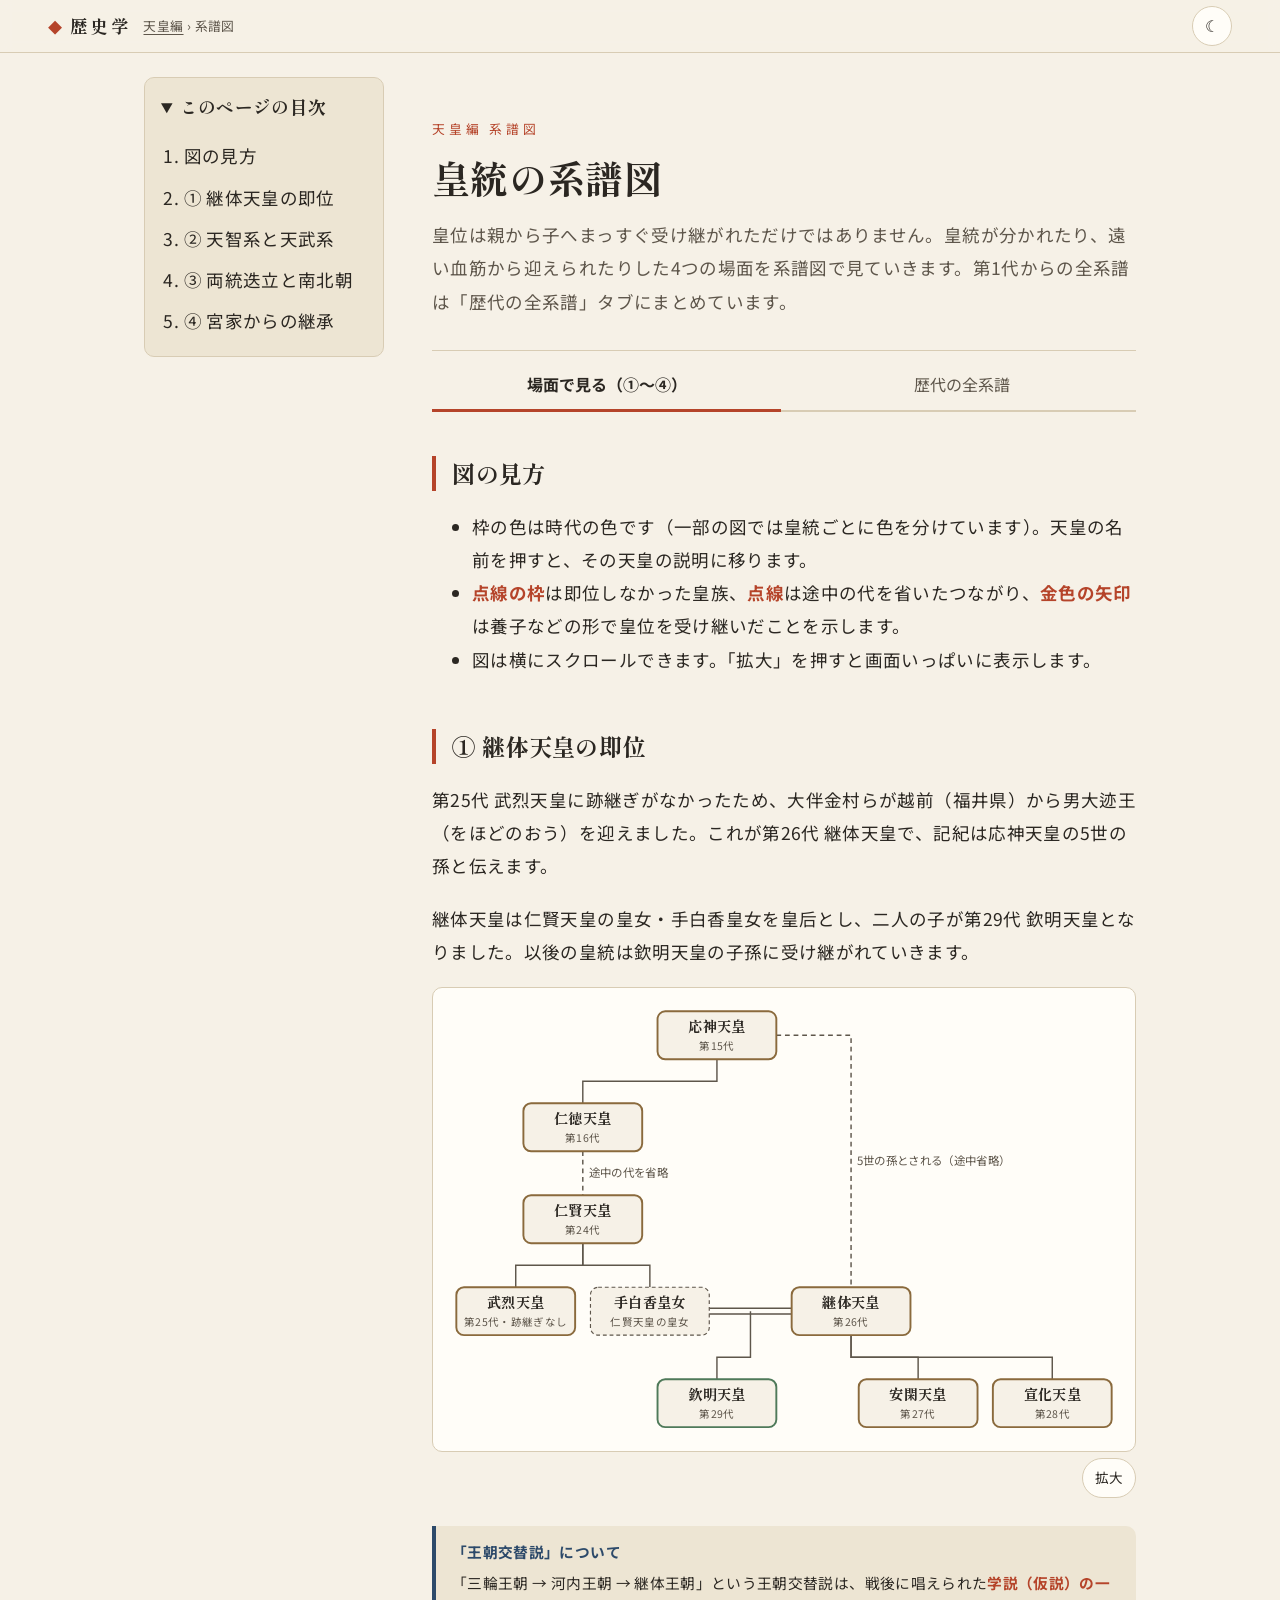
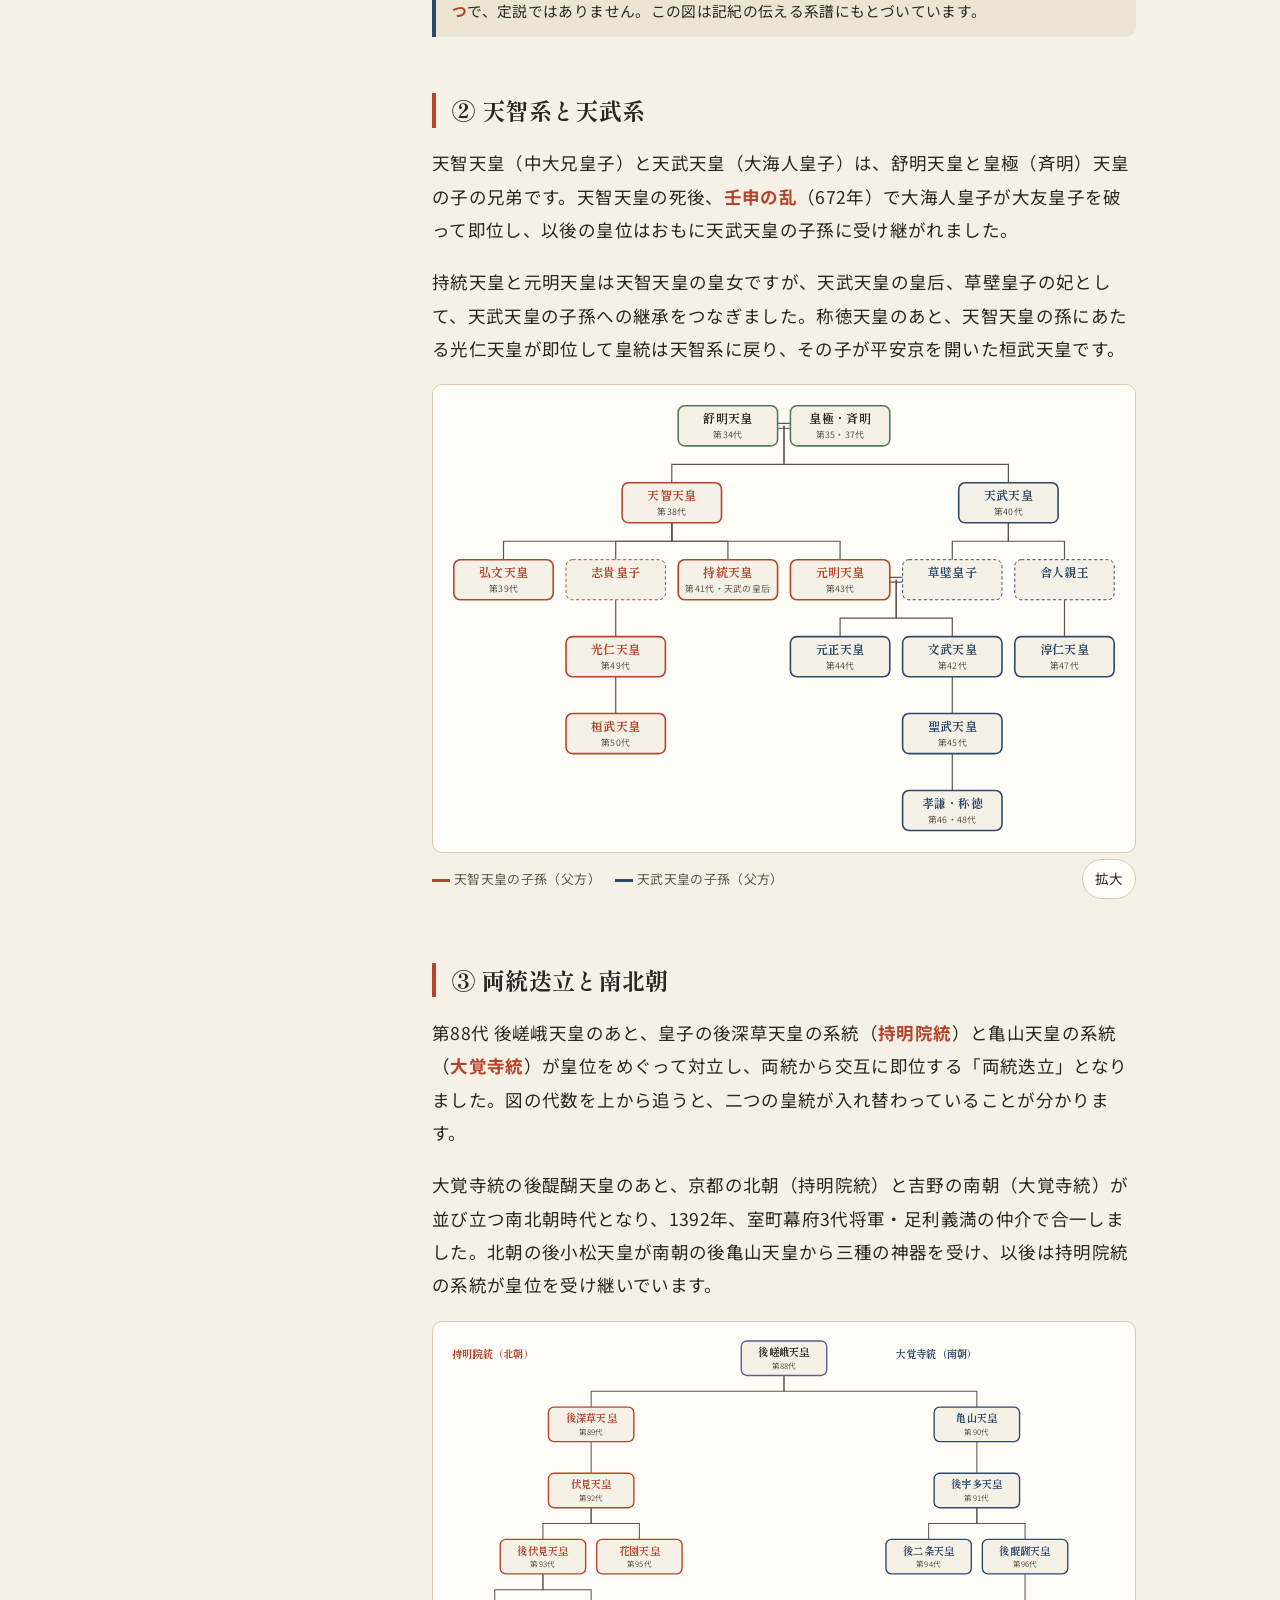
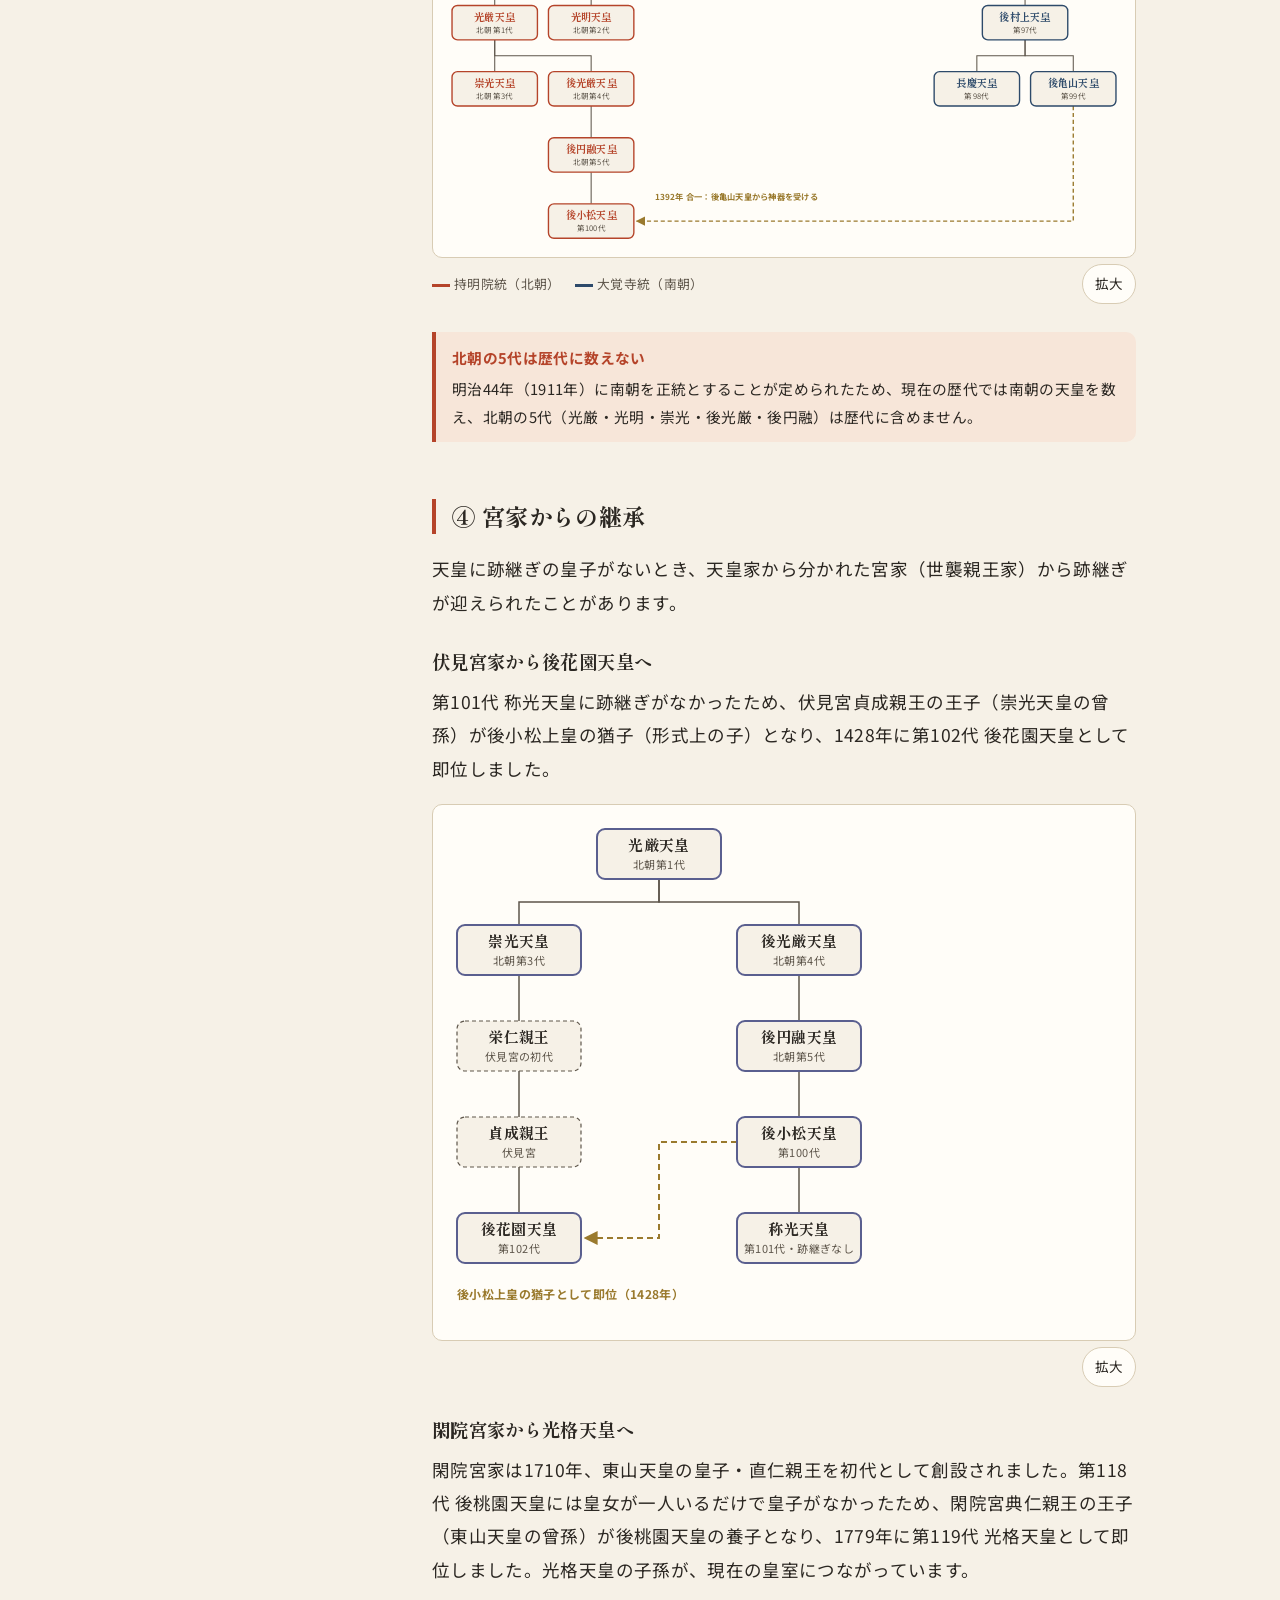
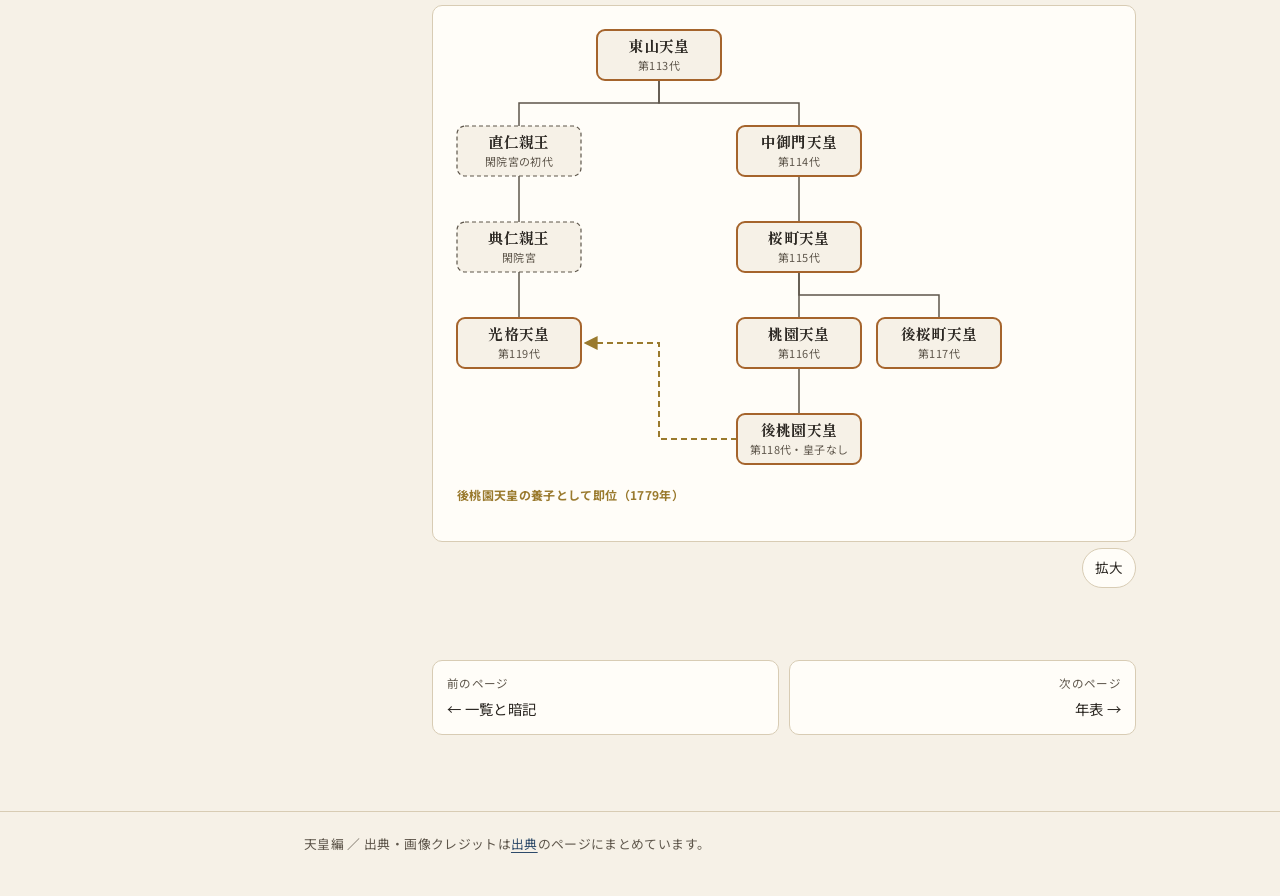
<file: 天皇編/genealogy.html>
<!doctype html>
<html lang="ja">
<head>
<meta charset="utf-8">
<meta name="viewport" content="width=device-width, initial-scale=1">
<title>皇統の系譜図</title>
<meta name="description" content="天皇編：皇統が分かれ、つながった4つの場面（継体天皇の即位、天智系と天武系、両統迭立、宮家からの継承）の系譜図">
<link rel="preconnect" href="https://fonts.googleapis.com">
<link rel="preconnect" href="https://fonts.gstatic.com" crossorigin>
<link href="https://fonts.googleapis.com/css2?family=Noto+Sans+JP:wght@400;700&family=Shippori+Mincho:wght@500;700;800&display=swap" rel="stylesheet">
<link rel="stylesheet" href="../assets/style.css">
<script src="../assets/common.js"></script>
<script src="data/emperors.js"></script>
</head>
<body>
<header class="site-header">
  <div class="wrap">
    <a class="site-logo" href="../index.html">歴史学</a>
    <span class="breadcrumb"><a href="index.html">天皇編</a> › 系譜図</span>
    <button class="theme-toggle" type="button">☾</button>
  </div>
</header>

<main class="wrap doc">
  <div class="hero">
    <p class="eyebrow">天皇編 系譜図</p>
    <h1>皇統の系譜図</h1>
    <p class="lead">皇位は親から子へまっすぐ受け継がれただけではありません。皇統が分かれたり、遠い血筋から迎えられたりした4つの場面を系譜図で見ていきます。第1代からの全系譜は「歴代の全系譜」タブにまとめています。</p>
  </div>

  <details class="toc" open>
    <summary>このページの目次</summary>
    <ol></ol>
  </details>

  <div class="tabs" role="tablist">
    <button type="button" role="tab" data-tab="scenes" aria-selected="true">場面で見る（①〜④）</button>
    <button type="button" role="tab" data-tab="all" aria-selected="false">歴代の全系譜</button>
  </div>

  <div class="tab-panel" id="tab-scenes" role="tabpanel">
  <section>
    <h2 id="howto">図の見方</h2>
    <ul>
      <li>枠の色は時代の色です（一部の図では皇統ごとに色を分けています）。天皇の名前を押すと、その天皇の説明に移ります。</li>
      <li><strong>点線の枠</strong>は即位しなかった皇族、<strong>点線</strong>は途中の代を省いたつながり、<strong>金色の矢印</strong>は養子などの形で皇位を受け継いだことを示します。</li>
      <li>図は横にスクロールできます。「拡大」を押すと画面いっぱいに表示します。</li>
    </ul>
  </section>

  <section>
    <h2 id="keitai">① 継体天皇の即位</h2>
    <p>第25代 武烈天皇に跡継ぎがなかったため、大伴金村らが越前（福井県）から男大迹王（をほどのおう）を迎えました。これが第26代 継体天皇で、記紀は応神天皇の5世の孫と伝えます。</p>
    <p>継体天皇は仁賢天皇の皇女・手白香皇女を皇后とし、二人の子が第29代 欽明天皇となりました。以後の皇統は欽明天皇の子孫に受け継がれていきます。</p>
    <figure class="gfig" data-g="keitai" data-title="① 継体天皇の即位"></figure>
    <div class="note info">
      <span class="note-title">「王朝交替説」について</span>
      「三輪王朝 → 河内王朝 → 継体王朝」という王朝交替説は、戦後に唱えられた<strong>学説（仮説）の一つ</strong>で、定説ではありません。この図は記紀の伝える系譜にもとづいています。
    </div>
  </section>

  <section>
    <h2 id="tenchi">② 天智系と天武系</h2>
    <p>天智天皇（中大兄皇子）と天武天皇（大海人皇子）は、舒明天皇と皇極（斉明）天皇の子の兄弟です。天智天皇の死後、<strong>壬申の乱</strong>（672年）で大海人皇子が大友皇子を破って即位し、以後の皇位はおもに天武天皇の子孫に受け継がれました。</p>
    <p>持統天皇と元明天皇は天智天皇の皇女ですが、天武天皇の皇后、草壁皇子の妃として、天武天皇の子孫への継承をつなぎました。称徳天皇のあと、天智天皇の孫にあたる光仁天皇が即位して皇統は天智系に戻り、その子が平安京を開いた桓武天皇です。</p>
    <figure class="gfig" data-g="tenchi" data-title="② 天智系と天武系"
      data-legend="grp-a:天智天皇の子孫（父方）|grp-b:天武天皇の子孫（父方）"></figure>
  </section>

  <section>
    <h2 id="ryoto">③ 両統迭立と南北朝</h2>
    <p>第88代 後嵯峨天皇のあと、皇子の後深草天皇の系統（<strong>持明院統</strong>）と亀山天皇の系統（<strong>大覚寺統</strong>）が皇位をめぐって対立し、両統から交互に即位する「両統迭立」となりました。図の代数を上から追うと、二つの皇統が入れ替わっていることが分かります。</p>
    <p>大覚寺統の後醍醐天皇のあと、京都の北朝（持明院統）と吉野の南朝（大覚寺統）が並び立つ南北朝時代となり、1392年、室町幕府3代将軍・足利義満の仲介で合一しました。北朝の後小松天皇が南朝の後亀山天皇から三種の神器を受け、以後は持明院統の系統が皇位を受け継いでいます。</p>
    <figure class="gfig" data-g="ryoto" data-title="③ 両統迭立と南北朝"
      data-legend="grp-a:持明院統（北朝）|grp-b:大覚寺統（南朝）"></figure>
    <div class="note">
      <span class="note-title">北朝の5代は歴代に数えない</span>
      明治44年（1911年）に南朝を正統とすることが定められたため、現在の歴代では南朝の天皇を数え、北朝の5代（光厳・光明・崇光・後光厳・後円融）は歴代に含めません。
    </div>
  </section>

  <section>
    <h2 id="miyake">④ 宮家からの継承</h2>
    <p>天皇に跡継ぎの皇子がないとき、天皇家から分かれた宮家（世襲親王家）から跡継ぎが迎えられたことがあります。</p>
    <h3>伏見宮家から後花園天皇へ</h3>
    <p>第101代 称光天皇に跡継ぎがなかったため、伏見宮貞成親王の王子（崇光天皇の曾孫）が後小松上皇の猶子（形式上の子）となり、1428年に第102代 後花園天皇として即位しました。</p>
    <figure class="gfig" data-g="fushimi" data-title="④ 伏見宮家から後花園天皇へ"></figure>
    <h3>閑院宮家から光格天皇へ</h3>
    <p>閑院宮家は1710年、東山天皇の皇子・直仁親王を初代として創設されました。第118代 後桃園天皇には皇女が一人いるだけで皇子がなかったため、閑院宮典仁親王の王子（東山天皇の曾孫）が後桃園天皇の養子となり、1779年に第119代 光格天皇として即位しました。光格天皇の子孫が、現在の皇室につながっています。</p>
    <figure class="gfig" data-g="kaninn" data-title="④ 閑院宮家から光格天皇へ"></figure>
  </section>

  </div>

  <div class="tab-panel" id="tab-all" role="tabpanel" hidden>
  <section>
    <h2 id="all">歴代の全系譜</h2>
    <p>第1代から第126代まで、北朝の5代も含めて、親子のつながりを時代ごとに示します。天皇どうしをつなぐために、即位しなかった皇族も点線の枠で入れています。</p>
    <ul>
      <li>女性天皇は父の下に置いています。母と子、夫婦の関係は線では示していません。</li>
      <li>一度退位して再び即位した天皇（皇極・斉明、孝謙・称徳）は1つの枠にまとめています。</li>
      <li>「前の章から」の枠は、前の時代の天皇です。</li>
    </ul>
    <div class="chips" id="tree-chips" aria-label="時代を選ぶ"></div>
    <figure class="gfig" id="tree-fig"></figure>
    <p class="wide-only"><button type="button" class="tool-btn" id="tree-all">全体図を開く（全時代を1枚で）</button></p>
  </section>

  </div>

  <nav class="pager">
    <a class="prev" href="list.html"><small>前のページ</small>← 一覧と暗記</a>
    <a class="next" href="timeline.html"><small>次のページ</small>年表 →</a>
  </nav>
</main>

<footer class="site-footer">
  <div class="wrap">天皇編 ／ 出典・画像クレジットは<a href="sources.html">出典</a>のページにまとめています。</div>
</footer>

<script>
(function () {
  // ---- 図のデータ ----
  // nodes: 名前 → [列, 段, 設定]。設定 n=代数, h=北朝, name/sub=表示を上書き, prince=即位しなかった皇族, grp=色分け
  // edges: ["p", 親(1〜2人), 子] 親子 / ["s", 左, 右] 夫婦 / ["d", 元, 先, 文字, 位置] 途中省略 / ["a", 元, 先, 文字, 経路, 文字の列, 文字の段] 養子など
  var G = {
    keitai: {
      nodes: {
        ojin: [1.5, 0, { n: 15 }], nintoku: [0.5, 1, { n: 16 }], ninken: [0.5, 2, { n: 24 }],
        buretsu: [0, 3, { n: 25, sub: "第25代・跡継ぎなし" }], tashiraka: [1, 3, { prince: 1, name: "手白香皇女", sub: "仁賢天皇の皇女" }],
        keitai: [2.5, 3, { n: 26 }],
        kinmei: [1.5, 4, { n: 29 }], ankan: [3, 4, { n: 27 }], senka: [4, 4, { n: 28 }]
      },
      edges: [
        ["p", ["ojin"], ["nintoku"]], ["d", "nintoku", "ninken", "途中の代を省略", "v"],
        ["p", ["ninken"], ["buretsu", "tashiraka"]],
        ["d", "ojin", "keitai", "5世の孫とされる（途中省略）", "side"],
        ["s", "tashiraka", "keitai"],
        ["p", ["tashiraka", "keitai"], ["kinmei"]], ["p", ["keitai"], ["ankan", "senka"]]
      ]
    },
    tenchi: {
      nodes: {
        jomei: [2, 0, { n: 34 }], kogyoku: [3, 0, { n: 35, name: "皇極・斉明", sub: "第35・37代" }],
        tenji: [1.5, 1, { n: 38, grp: "a" }], tenmu: [4.5, 1, { n: 40, grp: "b" }],
        kobun: [0, 2, { n: 39, grp: "a" }], shiki: [1, 2, { prince: 1, name: "志貴皇子", grp: "a" }],
        jito: [2, 2, { n: 41, grp: "a", sub: "第41代・天武の皇后" }], genmei: [3, 2, { n: 43, grp: "a" }],
        kusakabe: [4, 2, { prince: 1, name: "草壁皇子", grp: "b" }], toneri: [5, 2, { prince: 1, name: "舎人親王", grp: "b" }],
        konin: [1, 3, { n: 49, grp: "a" }], gensho: [3, 3, { n: 44, grp: "b" }], monmu: [4, 3, { n: 42, grp: "b" }],
        junnin: [5, 3, { n: 47, grp: "b" }],
        kanmu: [1, 4, { n: 50, grp: "a" }], shomu: [4, 4, { n: 45, grp: "b" }],
        koken: [4, 5, { n: 46, grp: "b", name: "孝謙・称徳", sub: "第46・48代" }]
      },
      edges: [
        ["s", "jomei", "kogyoku"], ["p", ["jomei", "kogyoku"], ["tenji", "tenmu"]],
        ["p", ["tenji"], ["kobun", "shiki", "jito", "genmei"]], ["p", ["tenmu"], ["kusakabe", "toneri"]],
        ["s", "genmei", "kusakabe"], ["p", ["genmei", "kusakabe"], ["gensho", "monmu"]],
        ["p", ["shiki"], ["konin"]], ["p", ["toneri"], ["junnin"]], ["p", ["konin"], ["kanmu"]],
        ["p", ["monmu"], ["shomu"]], ["p", ["shomu"], ["koken"]]
      ]
    },
    ryoto: {
      nodes: {
        gosaga: [3, 0, { n: 88 }],
        gofukakusa: [1, 1, { n: 89, grp: "a" }], kameyama: [5, 1, { n: 90, grp: "b" }],
        fushimi: [1, 2, { n: 92, grp: "a" }], gouda: [5, 2, { n: 91, grp: "b" }],
        gofushimi: [0.5, 3, { n: 93, grp: "a" }], hanazono: [1.5, 3, { n: 95, grp: "a" }],
        gonijo: [4.5, 3, { n: 94, grp: "b" }], godaigo: [5.5, 3, { n: 96, grp: "b" }],
        kogon: [0, 4, { n: 1, h: 1, grp: "a" }], komyo: [1, 4, { n: 2, h: 1, grp: "a" }], gomurakami: [5.5, 4, { n: 97, grp: "b" }],
        suko: [0, 5, { n: 3, h: 1, grp: "a" }], gokogon: [1, 5, { n: 4, h: 1, grp: "a" }],
        chokei: [5, 5, { n: 98, grp: "b" }], gokameyama: [6, 5, { n: 99, grp: "b" }],
        goenyu: [1, 6, { n: 5, h: 1, grp: "a" }], gokomatsu: [1, 7, { n: 100, grp: "a" }]
      },
      edges: [
        ["p", ["gosaga"], ["gofukakusa", "kameyama"]], ["p", ["gofukakusa"], ["fushimi"]], ["p", ["kameyama"], ["gouda"]],
        ["p", ["fushimi"], ["gofushimi", "hanazono"]], ["p", ["gouda"], ["gonijo", "godaigo"]],
        ["p", ["gofushimi"], ["kogon", "komyo"]], ["p", ["godaigo"], ["gomurakami"]],
        ["p", ["kogon"], ["suko", "gokogon"]], ["p", ["gomurakami"], ["chokei", "gokameyama"]],
        ["p", ["gokogon"], ["goenyu"]], ["p", ["goenyu"], ["gokomatsu"]],
        ["a", "gokameyama", "gokomatsu", "1392年 合一：後亀山天皇から神器を受ける", "down", 2.1, 6.9]
      ],
      texts: [[0, 0.25, "持明院統（北朝）", "head grp-a"], [4.6, 0.25, "大覚寺統（南朝）", "head grp-b"]]
    },
    fushimi: {
      nodes: {
        kogon: [1, 0, { n: 1, h: 1 }],
        suko: [0, 1, { n: 3, h: 1 }], gokogon: [2, 1, { n: 4, h: 1 }],
        yoshihito: [0, 2, { prince: 1, name: "栄仁親王", sub: "伏見宮の初代" }], goenyu: [2, 2, { n: 5, h: 1 }],
        sadafusa: [0, 3, { prince: 1, name: "貞成親王", sub: "伏見宮" }], gokomatsu: [2, 3, { n: 100 }],
        gohanazono: [0, 4, { n: 102 }], shoko: [2, 4, { n: 101, sub: "第101代・跡継ぎなし" }]
      },
      edges: [
        ["p", ["kogon"], ["suko", "gokogon"]], ["p", ["suko"], ["yoshihito"]], ["p", ["gokogon"], ["goenyu"]],
        ["p", ["yoshihito"], ["sadafusa"]], ["p", ["goenyu"], ["gokomatsu"]],
        ["p", ["sadafusa"], ["gohanazono"]], ["p", ["gokomatsu"], ["shoko"]],
        ["a", "gokomatsu", "gohanazono", "後小松上皇の猶子として即位（1428年）", "side", 0, 4.85]
      ]
    },
    kaninn: {
      nodes: {
        higashiyama: [1, 0, { n: 113 }],
        naohito: [0, 1, { prince: 1, name: "直仁親王", sub: "閑院宮の初代" }], nakamikado: [2, 1, { n: 114 }],
        sukehito: [0, 2, { prince: 1, name: "典仁親王", sub: "閑院宮" }], sakuramachi: [2, 2, { n: 115 }],
        kokaku: [0, 3, { n: 119 }], momozono: [2, 3, { n: 116 }], gosakuramachi: [3, 3, { n: 117 }],
        gomomozono: [2, 4, { n: 118, sub: "第118代・皇子なし" }]
      },
      edges: [
        ["p", ["higashiyama"], ["naohito", "nakamikado"]], ["p", ["naohito"], ["sukehito"]], ["p", ["nakamikado"], ["sakuramachi"]],
        ["p", ["sukehito"], ["kokaku"]], ["p", ["sakuramachi"], ["momozono", "gosakuramachi"]], ["p", ["momozono"], ["gomomozono"]],
        ["a", "gomomozono", "kokaku", "後桃園天皇の養子として即位（1779年）", "side", 0, 4.85]
      ]
    }
  };

  // ---- 描画 ----
  var COL = 140, ROW = 96, BW = 124, BH = 50, M = 16;
  var EMP = window.EMPERORS || [];
  function X(c) { return M + c * COL; }
  function Y(r) { return M + r * ROW; }
  function find(o) { return EMP.filter(function (e) { return e.n === o.n && !!e.hokucho === !!o.h; })[0]; }

  function draw(key) {
    var g = G[key], N = {}, out = [], maxC = 0, maxR = 0;
    Object.keys(g.nodes).forEach(function (k) {
      var v = g.nodes[k], x = X(v[0]), y = Y(v[1]);
      N[k] = { x: x, y: y, cx: x + BW / 2, cy: y + BH / 2, r: x + BW, b: y + BH, o: v[2] };
      maxC = Math.max(maxC, v[0]); maxR = Math.max(maxR, v[1]);
    });
    (g.texts || []).concat(g.edges.filter(function (e) { return e[0] === "a"; }).map(function (e) { return [e[5], e[6]]; }))
      .forEach(function (t) { maxR = Math.max(maxR, t[1] - 0.3); });
    var W = X(maxC) + BW + M, H = Y(maxR) + BH + M;
    var lines = [], labels = [];
    function path(d, cls) { lines.push('<path class="gl ' + (cls || "") + '" d="' + d + '"' + (cls === "adopt" ? ' marker-end="url(#arrow-' + key + ')"' : "") + "/>"); }
    function text(x, y, s, cls, anchor) {
      if (anchor === "start") W = Math.max(W, x + s.length * 13 + M); // 文字がはみ出さないよう図の幅を広げる
      labels.push('<text class="gtxt ' + (cls || "") + '" x="' + x + '" y="' + y + '"' + (anchor ? ' text-anchor="' + anchor + '"' : "") + ">" + s + "</text>");
    }
    g.edges.forEach(function (e) {
      if (e[0] === "p") {
        var ps = e[1].map(function (k) { return N[k]; }), sx, sy;
        if (ps.length === 2) { sx = (ps[0].r + ps[1].x) / 2; sy = ps[0].cy; } else { sx = ps[0].cx; sy = ps[0].b; }
        e[2].forEach(function (k) {
          var c = N[k], my = c.y - (ROW - BH) / 2;
          path("M" + sx + " " + sy + " V" + my + " H" + c.cx + " V" + c.y, e[3]);
        });
      } else if (e[0] === "s") {
        var a = N[e[1]], b = N[e[2]];
        path("M" + a.r + " " + (a.cy - 3) + " H" + b.x + " M" + a.r + " " + (a.cy + 3) + " H" + b.x);
      } else if (e[0] === "d") {
        var f = N[e[1]], t = N[e[2]];
        if (e[4] === "side") {
          path("M" + f.r + " " + f.cy + " H" + t.cx + " V" + t.y, "dash");
          text(t.cx + 6, (f.cy + t.y) / 2 + 4, e[3], "", "start");
        } else if (f.cx === t.cx) {
          path("M" + f.cx + " " + f.b + " V" + t.y, "dash");
          text(f.cx + 6, (f.b + t.y) / 2 + 4, e[3], "", "start");
        } else {
          path("M" + f.cx + " " + f.b + " V" + (t.y - (ROW - BH) / 2) + " H" + t.cx + " V" + t.y, "dash");
          text(t.cx + 6, t.y - 5, e[3], "", "start");
        }
      } else if (e[0] === "a") {
        var s = N[e[1]], d = N[e[2]], left = d.cx < s.cx, end = left ? d.r + 4 : d.x - 4;
        if (e[4] === "down") path("M" + s.cx + " " + s.b + " V" + d.cy + " H" + end, "adopt");
        else {
          var sx2 = left ? s.x : s.r, mx = left ? (d.r + s.x) / 2 : (s.r + d.x) / 2;
          path("M" + sx2 + " " + s.cy + " H" + mx + " V" + d.cy + " H" + end, "adopt");
        }
        text(X(e[5]), Y(e[6]) + 4, e[3], "adopt", "start");
      }
    });
    (g.texts || []).forEach(function (t) { text(X(t[0]), Y(t[1]), t[2], t[3], "start"); });
    var boxes = Object.keys(N).map(function (k) {
      var n = N[k], o = n.o, emp = o.n ? find(o) : null;
      var name = o.name || (emp ? emp.name : k);
      var sub = o.sub || (emp ? (emp.hokucho ? "北朝第" + emp.n + "代" : "第" + emp.n + "代") : "");
      var cls = "gn" + (o.prince ? " prince" : "") + (o.ghost ? " ghost" : "") + (o.grp ? " grp-" + o.grp : "");
      var style = emp ? ' style="--c: var(--era-' + emp.era + ')"' : "";
      var box = '<g class="' + cls + '"' + style + '><rect x="' + n.x + '" y="' + n.y + '" width="' + BW + '" height="' + BH + '" rx="8"/>' +
        '<text class="gname" x="' + n.cx + '" y="' + (n.y + 22) + '" text-anchor="middle"' + (name.length >= 8 ? ' style="font-size: 13px"' : "") + ">" + name + "</text>" +
        (sub ? '<text class="gsub" x="' + n.cx + '" y="' + (n.y + 40) + '" text-anchor="middle">' + sub + "</text>" : "") + "</g>";
      return emp ? '<a href="era-' + emp.era + ".html#" + (emp.hokucho ? "h" : "e") + emp.n + '">' + box + "</a>" : box;
    });
    var defs = '<defs><marker id="arrow-' + key + '" viewBox="0 0 10 10" refX="9" refY="5" markerWidth="7" markerHeight="7" orient="auto-start-reverse">' +
      '<path d="M0 0 L10 5 L0 10 z" style="fill: var(--kin)"/></marker></defs>';
    return { w: W, svg: '<svg xmlns="http://www.w3.org/2000/svg" viewBox="0 0 ' + W + " " + H + '" role="img">' + defs + lines.join("") + labels.join("") + boxes.join("") + "</svg>" };
  }

  // ---- 全系譜：emperors.js の親子関係から配置を自動計算する ----
  var PERSONS = window.PERSONS || [];
  function K(e) { return (e.hokucho ? "h" : "e") + e.n; }
  var ALL = {}, ORDER = {};
  EMP.forEach(function (e, i) { if (!e.same) { ALL[K(e)] = { k: K(e), p: e.p, e: e, gap: e.gap }; ORDER[K(e)] = i; } });
  EMP.forEach(function (e) { if (e.same) { var t = ALL[e.same].e; ALL[e.same].merged = { name: t.name.replace("天皇", "") + "・" + e.name.replace("天皇", ""), sub: "第" + t.n + "・" + e.n + "代" }; } });
  PERSONS.forEach(function (p) { ALL[p.k] = { k: p.k, p: p.p, person: p }; });

  function buildTree(era) {
    // 表示する人：その章の天皇と、そこへつながる皇族。章の外の天皇は「ゴースト」（前の章）として上端に置く
    var inc = {}, ghost = {};
    function inEra(k) { var a = ALL[k]; return a.e && (!era || a.e.era === era); }
    Object.keys(ALL).forEach(function (k) {
      if (!inEra(k)) return;
      inc[k] = 1;
      var path = [], p = ALL[k].p;
      while (p && !inEra(p)) {
        if (ALL[p].e) { ghost[p] = 1; break; }
        path.push(p); p = ALL[p].p;
      }
      path.forEach(function (x) { inc[x] = 1; });
    });
    // ゴースト同士が親子なら線でつながる（例：高倉→後鳥羽）
    Object.keys(ghost).forEach(function (g) { inc[g] = 1; });
    var kids = {}, roots = [];
    Object.keys(inc).forEach(function (k) {
      var p = ALL[k].p;
      if (p && inc[p]) (kids[p] = kids[p] || []).push(k); else roots.push(k);
    });
    // 並び順：部分木の中で最も早い天皇の順
    var first = {};
    function f(k) {
      if (first[k] != null) return first[k];
      var m = ORDER[k] != null ? ORDER[k] : 1e9;
      (kids[k] || []).forEach(function (c) { m = Math.min(m, f(c)); });
      return (first[k] = m);
    }
    var byFirst = function (a, b) { return f(a) - f(b); };
    Object.keys(kids).forEach(function (k) { kids[k].sort(byFirst); });
    roots.sort(byFirst);
    // 部分木を左から詰めて並べる（各段の左端・右端を比べて重ならない位置まで寄せる）
    function lay(k) {
      var ch = kids[k] || [];
      if (!ch.length) return { nodes: [{ k: k, x: 0, d: 0 }], L: [0], R: [0] };
      var acc = null, xs = [];
      ch.forEach(function (c) {
        var s = lay(c);
        if (acc) {
          var shift = -Infinity;
          for (var i = 0; i < Math.min(acc.R.length, s.L.length); i++) shift = Math.max(shift, acc.R[i] - s.L[i] + 1);
          s.nodes.forEach(function (n) { n.x += shift; });
          s.L = s.L.map(function (v) { return v + shift; }); s.R = s.R.map(function (v) { return v + shift; });
          var L = acc.L.concat(s.L.slice(acc.L.length)), R = [];
          for (var j = 0; j < Math.max(acc.R.length, s.R.length); j++) R.push(j < s.R.length ? s.R[j] : acc.R[j]);
          acc = { nodes: acc.nodes.concat(s.nodes), L: L, R: R };
        } else acc = s;
        xs.push(s.nodes[0].x);
      });
      var px = (xs[0] + xs[xs.length - 1]) / 2;
      acc.nodes.forEach(function (n) { n.d += 1; });
      return { nodes: [{ k: k, x: px, d: 0 }].concat(acc.nodes), L: [px].concat(acc.L), R: [px].concat(acc.R) };
    }
    var top = "_root"; kids[top] = roots;
    var res = lay(top), minX = Infinity;
    res.nodes.forEach(function (n) { if (n.k !== top) minX = Math.min(minX, n.x); });
    var spec = { nodes: {}, edges: [] };
    res.nodes.forEach(function (n) {
      if (n.k === top) return;
      var a = ALL[n.k], o;
      if (a.person) {
        var d = a.person.desc;
        o = { prince: 1, name: a.person.name, sub: d.indexOf("・") > 0 ? d.split("・")[1] : d.replace(/（.*）/, "") };
      } else {
        o = { n: a.e.n, h: a.e.hokucho ? 1 : 0 };
        if (a.merged) { o.name = a.merged.name; o.sub = a.merged.sub; }
        if (ghost[n.k]) { o.ghost = 1; o.sub = "前の章から"; }
      }
      spec.nodes[n.k] = [n.x - minX, n.d - 1, o];
    });
    Object.keys(kids).forEach(function (p) {
      if (p === top) return;
      kids[p].forEach(function (c) {
        if (ALL[c].gap) spec.edges.push(["d", p, c, ALL[c].gap]);
        else spec.edges.push(["p", [p], [c]]);
      });
    });
    return spec;
  }

  // ---- ページへの配置と拡大表示 ----
  function mount(fig) {
    var r = draw(fig.dataset.g), title = fig.dataset.title;
    var legend = (fig.dataset.legend || "").split("|").filter(Boolean).map(function (s) {
      var p = s.split(":"), color = p[0] === "grp-a" ? "var(--shu)" : "var(--ai)";
      return '<span><i style="--c: ' + color + '"></i>' + p[1] + "</span>";
    }).join("");
    fig.innerHTML = '<div class="gwrap">' + r.svg + "</div>" +
      '<div class="gbar"><span class="legend">' + legend + '</span><button type="button" class="tool-btn">拡大</button></div>';
    var svg = fig.querySelector("svg");
    svg.setAttribute("aria-label", title);
    svg.style.width = "100%";
    svg.style.minWidth = Math.round(r.w * 0.62) + "px";
    svg.style.maxWidth = r.w + "px";
    fig.querySelector(".tool-btn").addEventListener("click", function () { openZoom(r, title); });
  }
  document.querySelectorAll(".gfig[data-g]").forEach(mount);

  // 全系譜：時代ごとの図（A）と、広い画面向けの全体図（B）
  var ERAS = window.ERAS || [], tfig = document.getElementById("tree-fig"), tchips = document.getElementById("tree-chips");
  function showEra(i) {
    G["tree" + i] = G["tree" + i] || buildTree(i);
    tfig.dataset.g = "tree" + i;
    tfig.dataset.title = "歴代の全系譜：" + ERAS[i];
    mount(tfig);
    tchips.querySelectorAll("button[data-era]").forEach(function (b) { b.setAttribute("aria-pressed", +b.dataset.era === i ? "true" : "false"); });
  }
  ERAS.forEach(function (name, i) {
    if (!i) return;
    var b = document.createElement("button");
    b.type = "button"; b.textContent = name; b.dataset.era = i;
    b.style.setProperty("--c", "var(--era-" + i + ")");
    tchips.appendChild(b);
  });
  tchips.addEventListener("click", function (ev) {
    var b = ev.target.closest("button[data-era]"); if (b) showEra(+b.dataset.era);
  });
  document.getElementById("tree-all").addEventListener("click", function () {
    G.treeAll = G.treeAll || buildTree(0);
    openZoom(draw("treeAll"), "歴代の全系譜（全体図）", 0.8);
  });
  showEra(1);

  // ---- タブ（場面で見る／全系譜）。#all などのリンクで該当タブを開く ----
  var tabs = document.querySelectorAll(".tabs [data-tab]");
  function showTab(name) {
    tabs.forEach(function (b) { b.setAttribute("aria-selected", b.dataset.tab === name ? "true" : "false"); });
    document.querySelectorAll(".tab-panel").forEach(function (p) { p.hidden = p.id !== "tab-" + name; });
    // 左の目次は、表示中のタブの見出しだけにする
    document.querySelectorAll(".toc li").forEach(function (li) {
      var t = document.getElementById(li.querySelector("a").getAttribute("href").slice(1));
      li.hidden = !t || !!t.closest(".tab-panel[hidden]");
    });
  }
  function tabFromHash() {
    var t = location.hash && document.getElementById(location.hash.slice(1));
    var panel = t && t.closest(".tab-panel");
    showTab(panel ? panel.id.replace("tab-", "") : "scenes");
    if (panel) t.scrollIntoView();
  }
  tabs.forEach(function (b) {
    b.addEventListener("click", function () {
      showTab(b.dataset.tab);
      history.replaceState(null, "", b.dataset.tab === "all" ? "#all" : location.pathname);
    });
  });
  // 目次は common.js が読み込み完了時に作るので、その後で反映する
  document.addEventListener("DOMContentLoaded", tabFromHash);
  window.addEventListener("hashchange", tabFromHash);

  function openZoom(r, title, scale0) {
    var scale = scale0 || 1.2, box = document.createElement("div");
    box.className = "gzoom";
    box.setAttribute("role", "dialog");
    box.setAttribute("aria-label", title + "（拡大）");
    box.innerHTML = '<div class="gzbar"><span>' + title + '</span>' +
      '<button type="button" class="tool-btn" data-z="-1" aria-label="縮小">－</button>' +
      '<button type="button" class="tool-btn" data-z="1" aria-label="拡大">＋</button>' +
      '<button type="button" class="tool-btn" data-z="0">閉じる</button></div>' + r.svg;
    var svg = box.querySelector("svg");
    function size() { svg.style.width = Math.round(r.w * scale) + "px"; }
    size();
    function close() { box.remove(); document.body.style.overflow = ""; document.removeEventListener("keydown", onKey); }
    function onKey(ev) { if (ev.key === "Escape") close(); }
    box.querySelector(".gzbar").addEventListener("click", function (ev) {
      var b = ev.target.closest("button"); if (!b) return;
      var z = +b.dataset.z;
      if (!z) return close();
      scale = Math.min(2.5, Math.max(0.3, scale + z * (scale > 0.6 ? 0.2 : 0.1)));
      size();
    });
    document.addEventListener("keydown", onKey);
    document.body.style.overflow = "hidden";
    document.body.appendChild(box);
    box.querySelector('[data-z="0"]').focus();
  }
})();
</script>
</body>
</html>
</file>
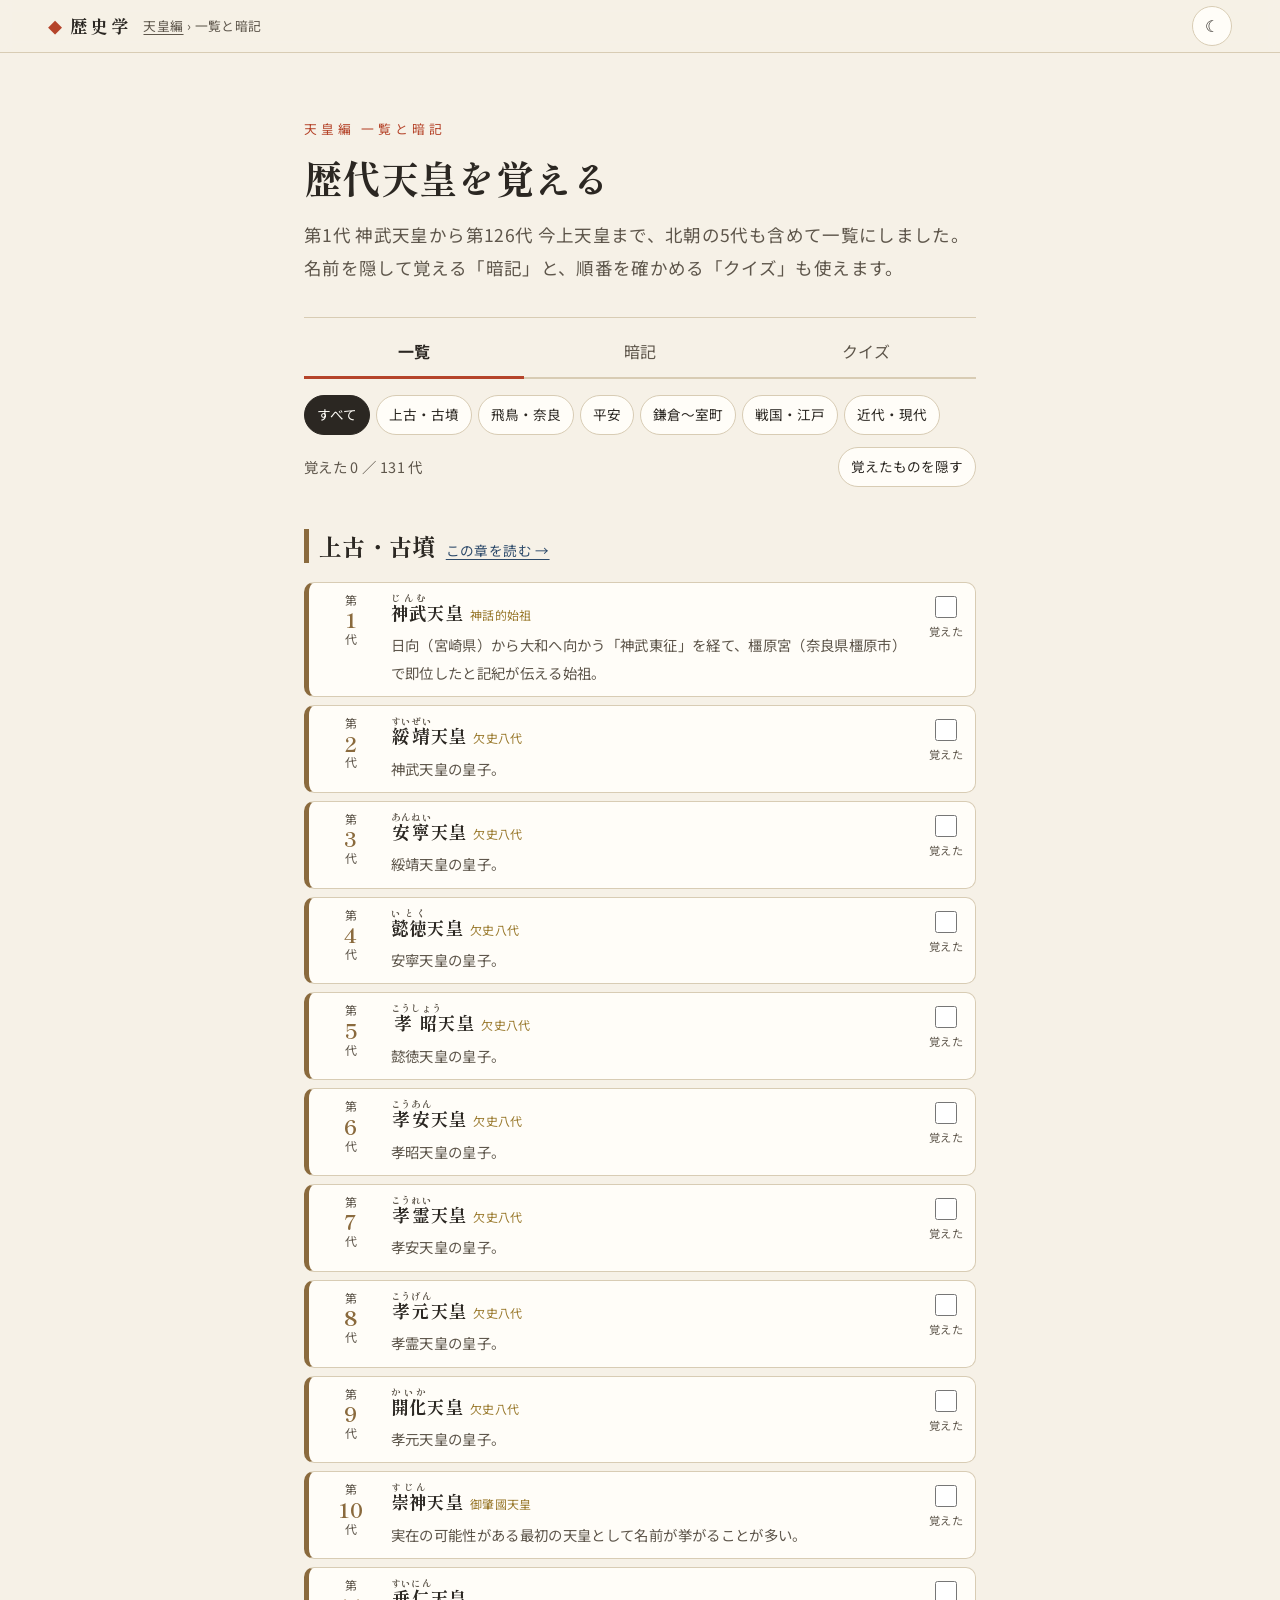
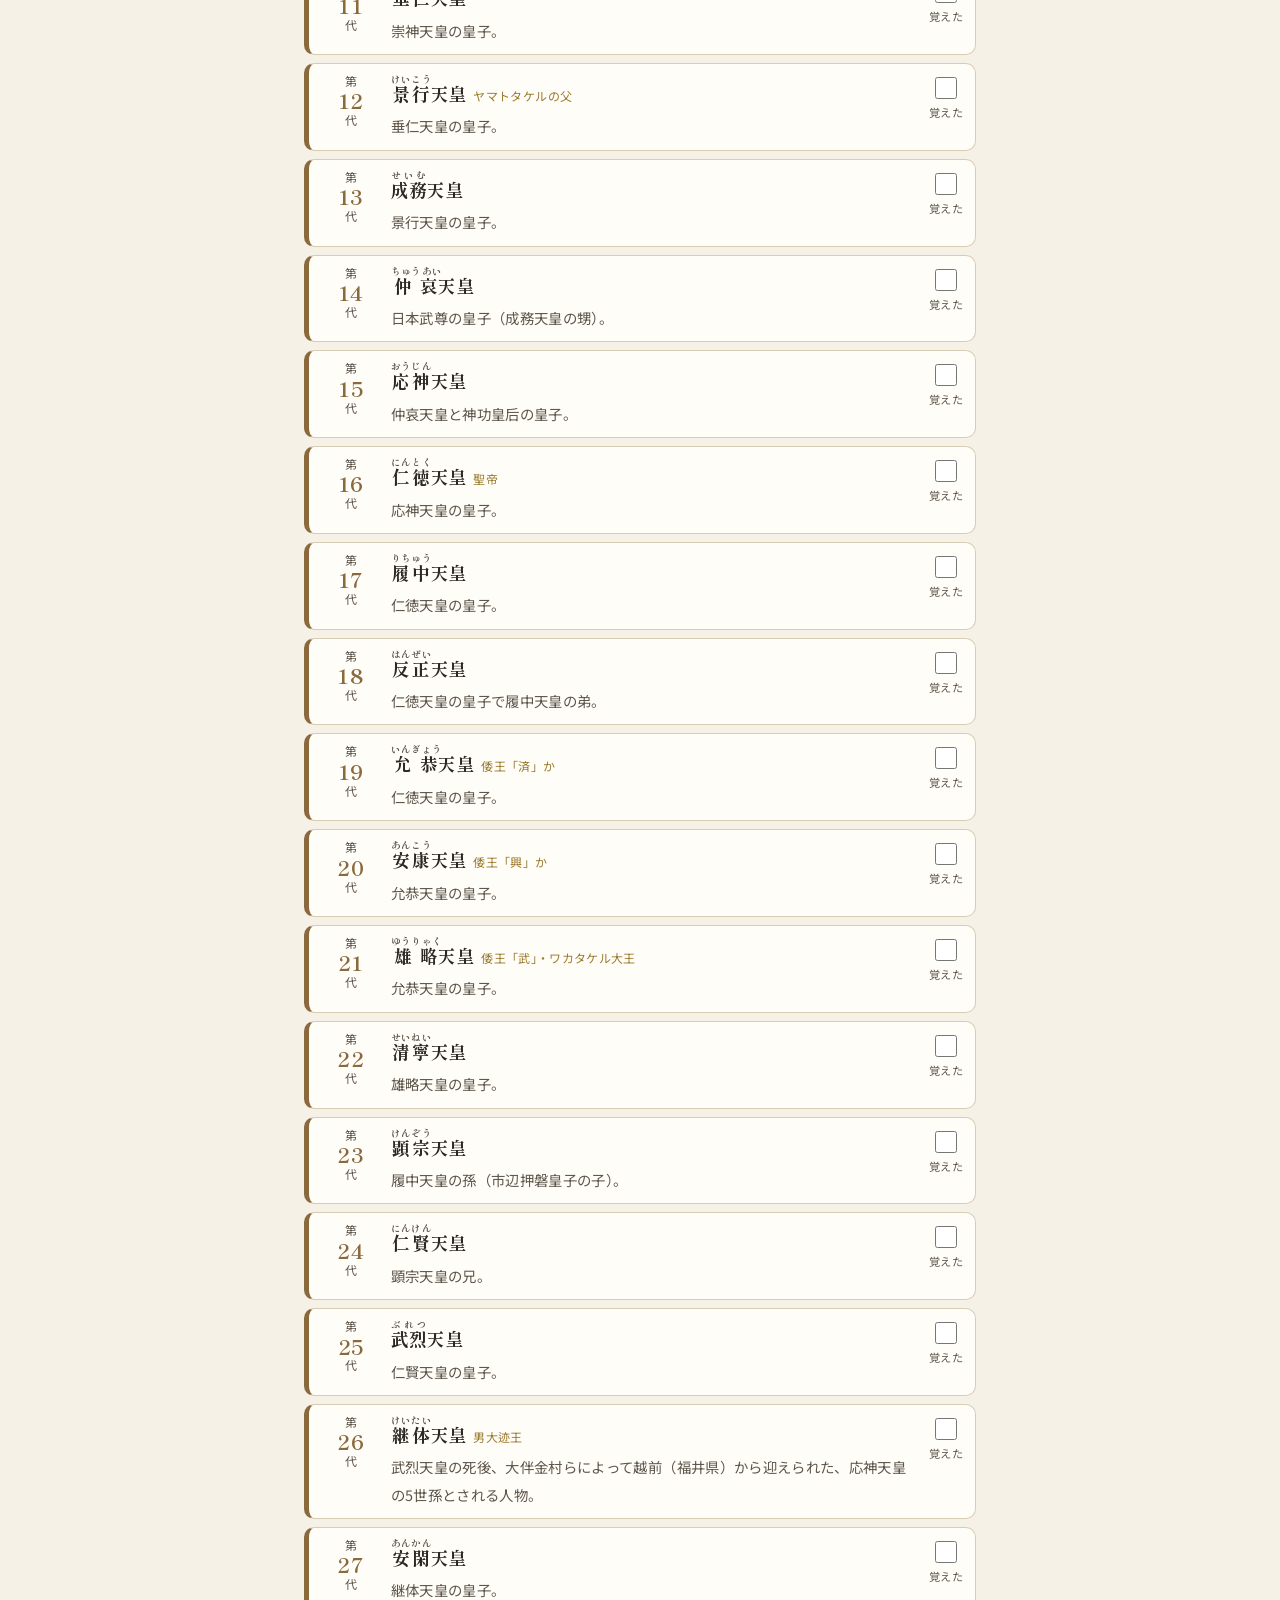
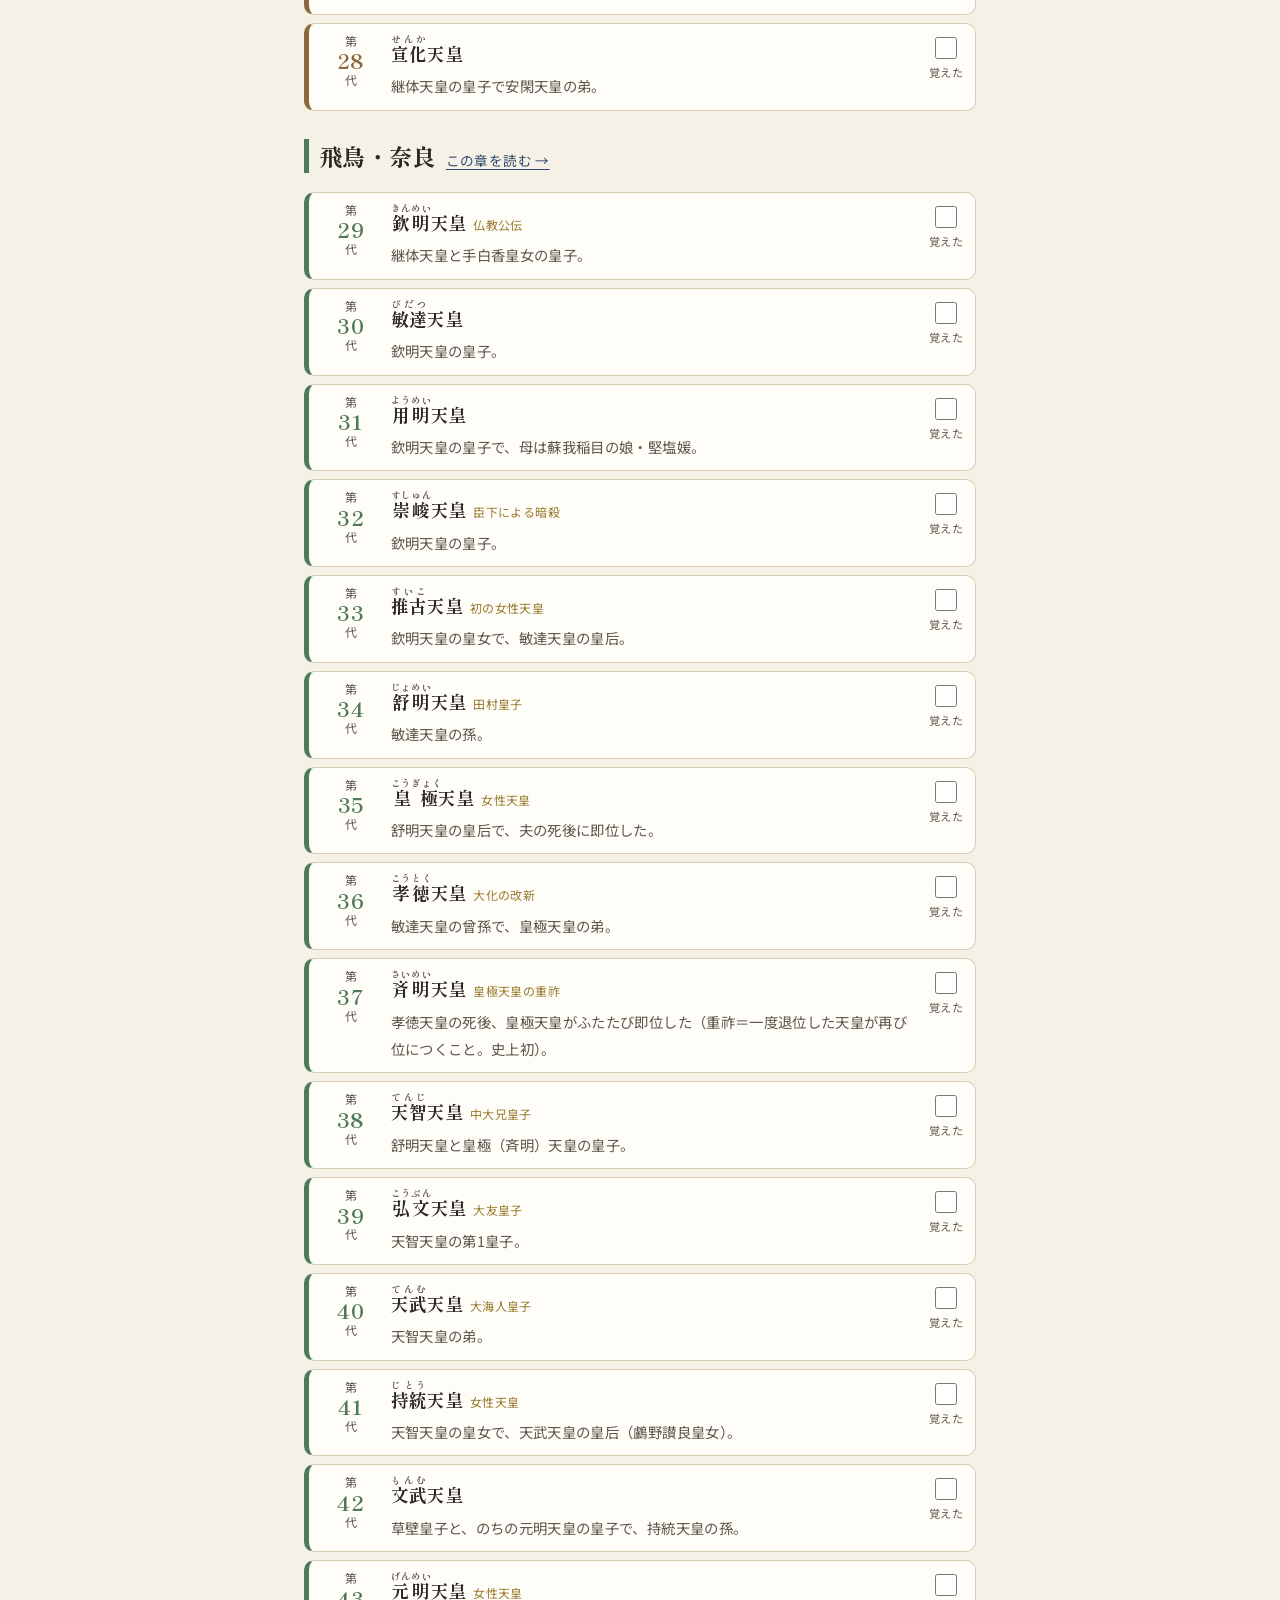
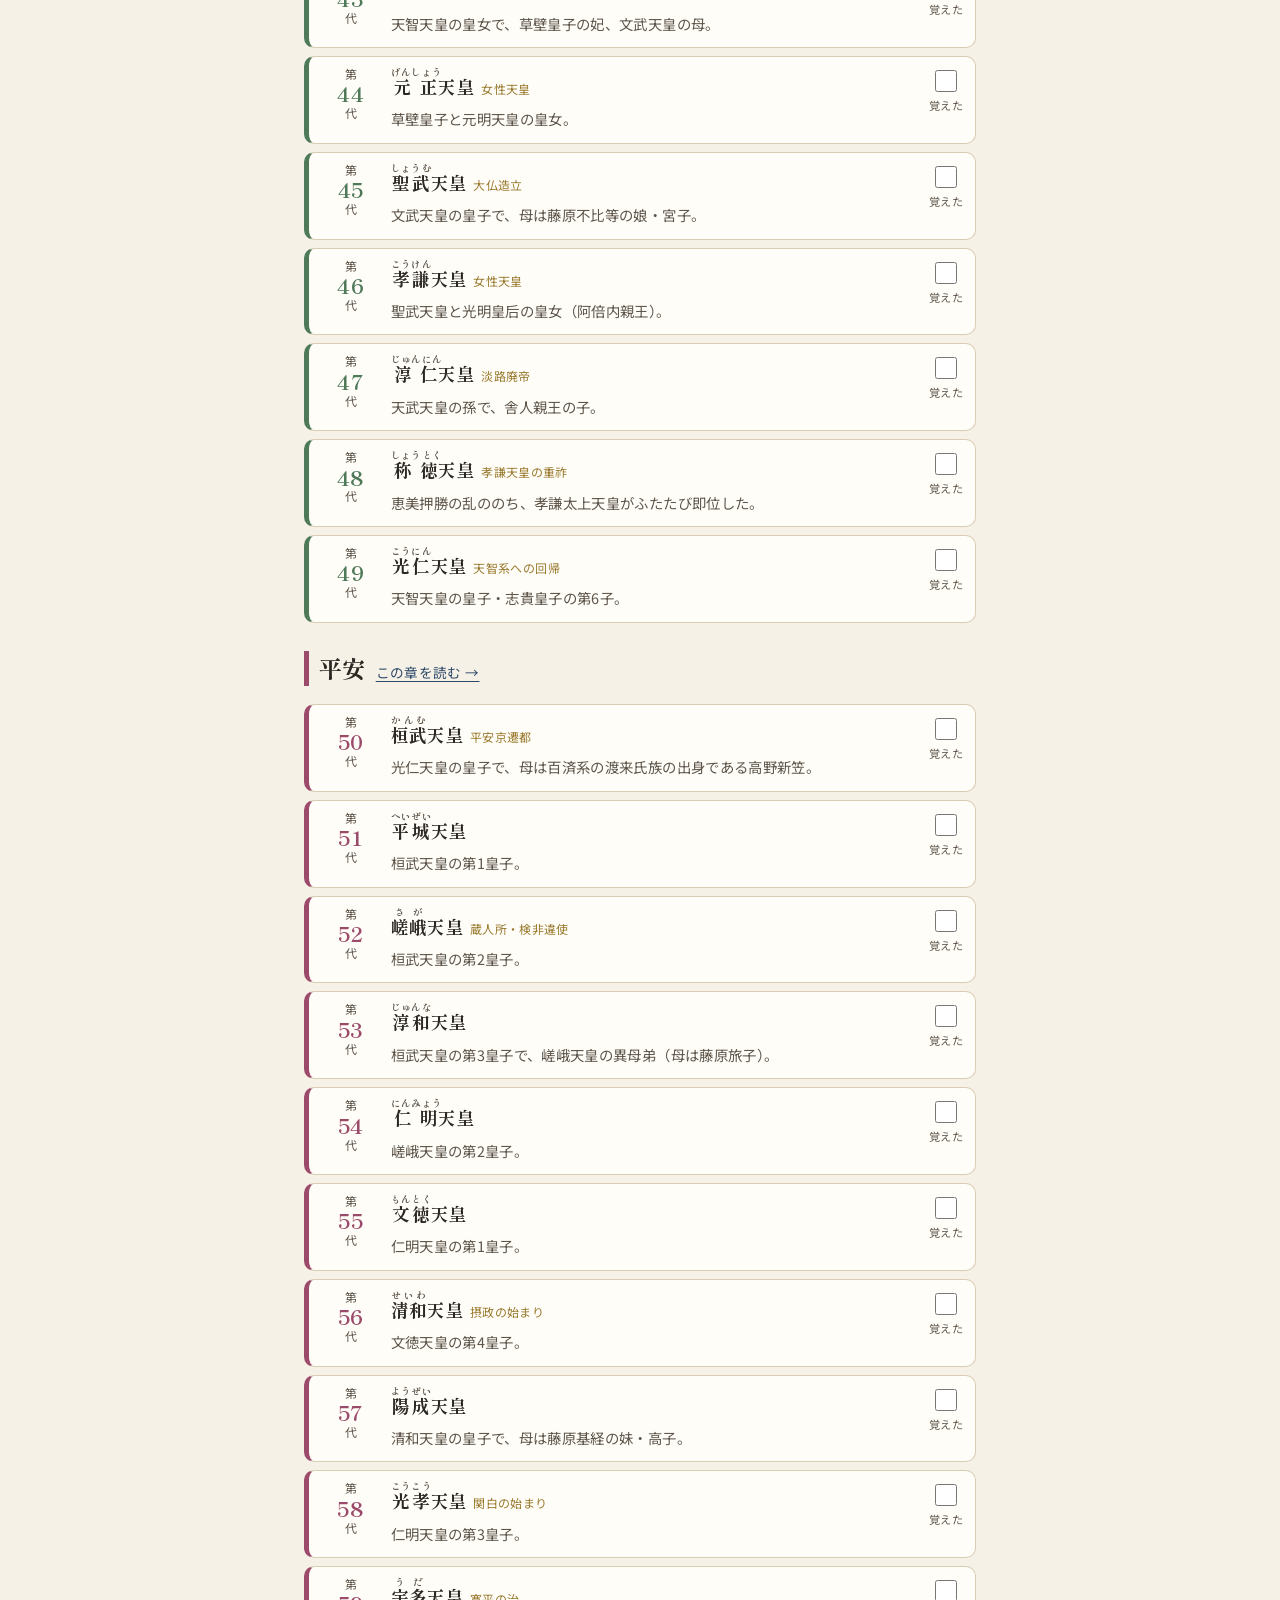
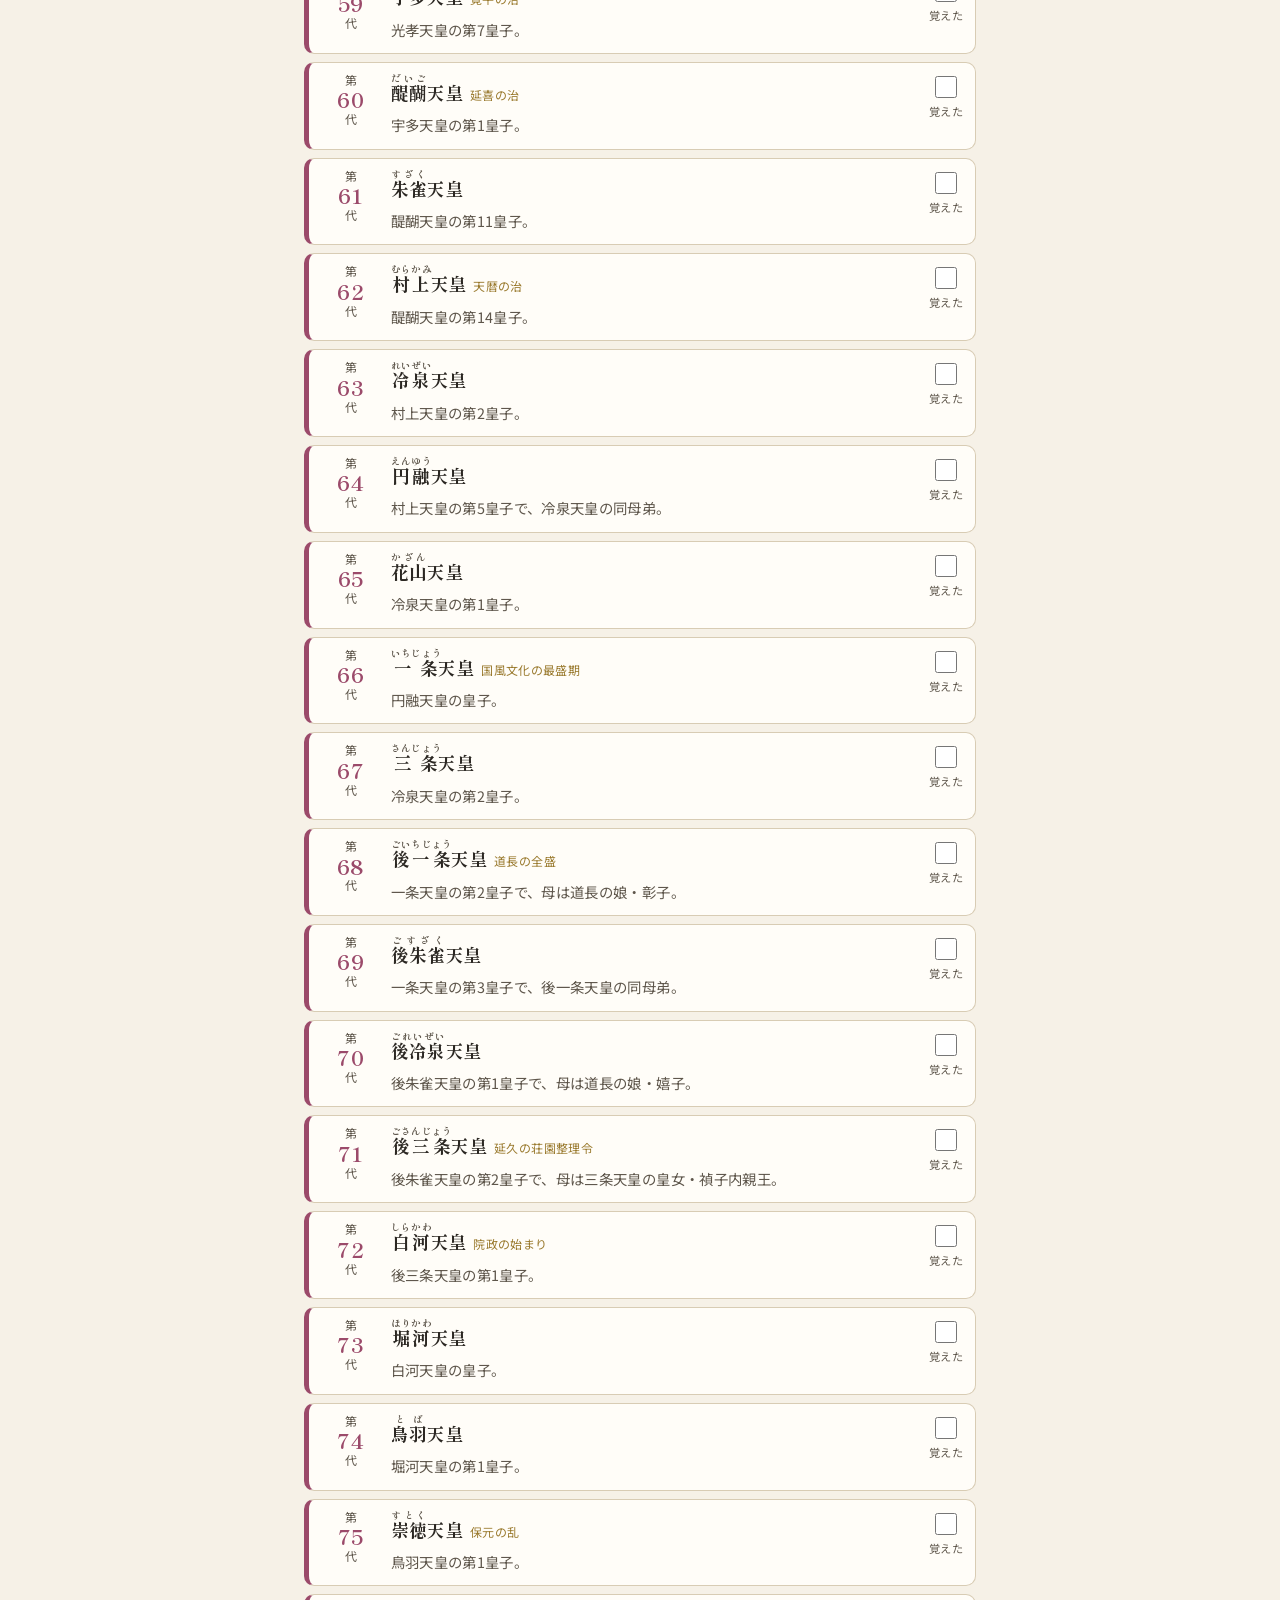
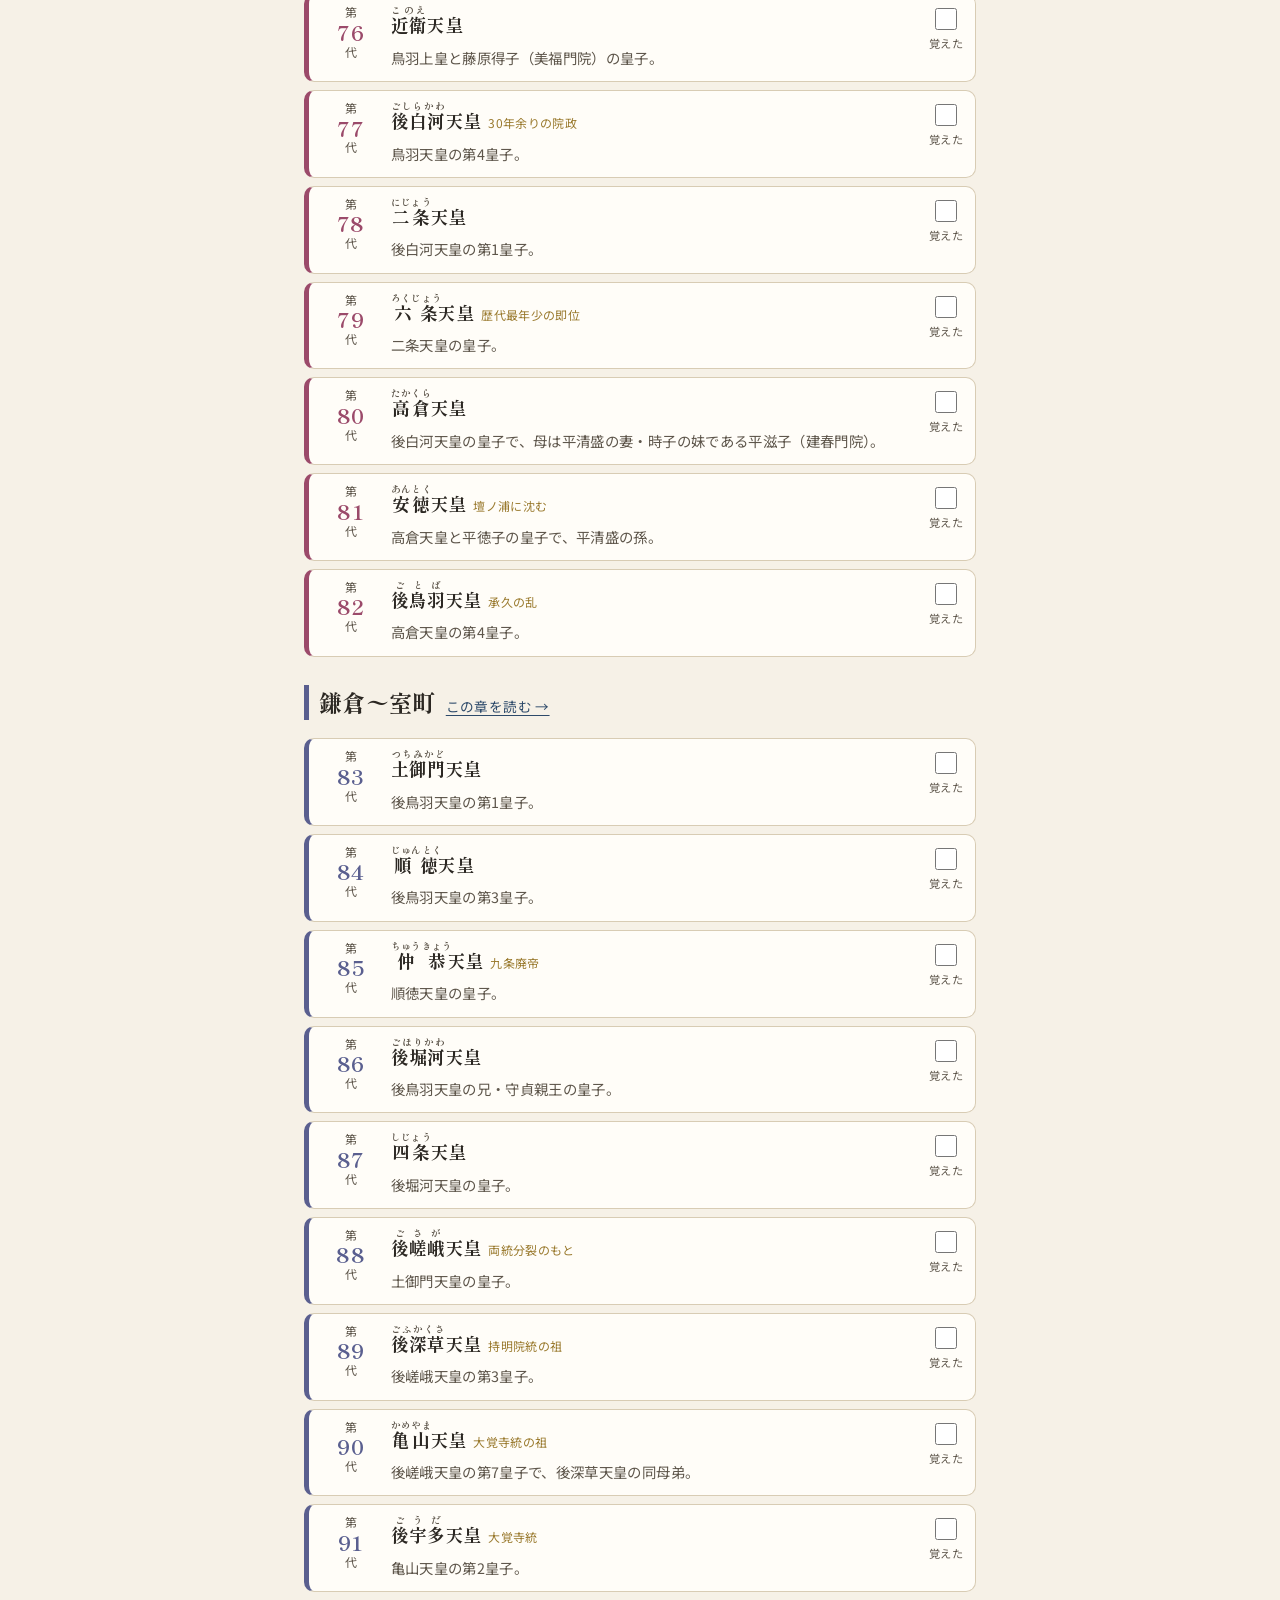
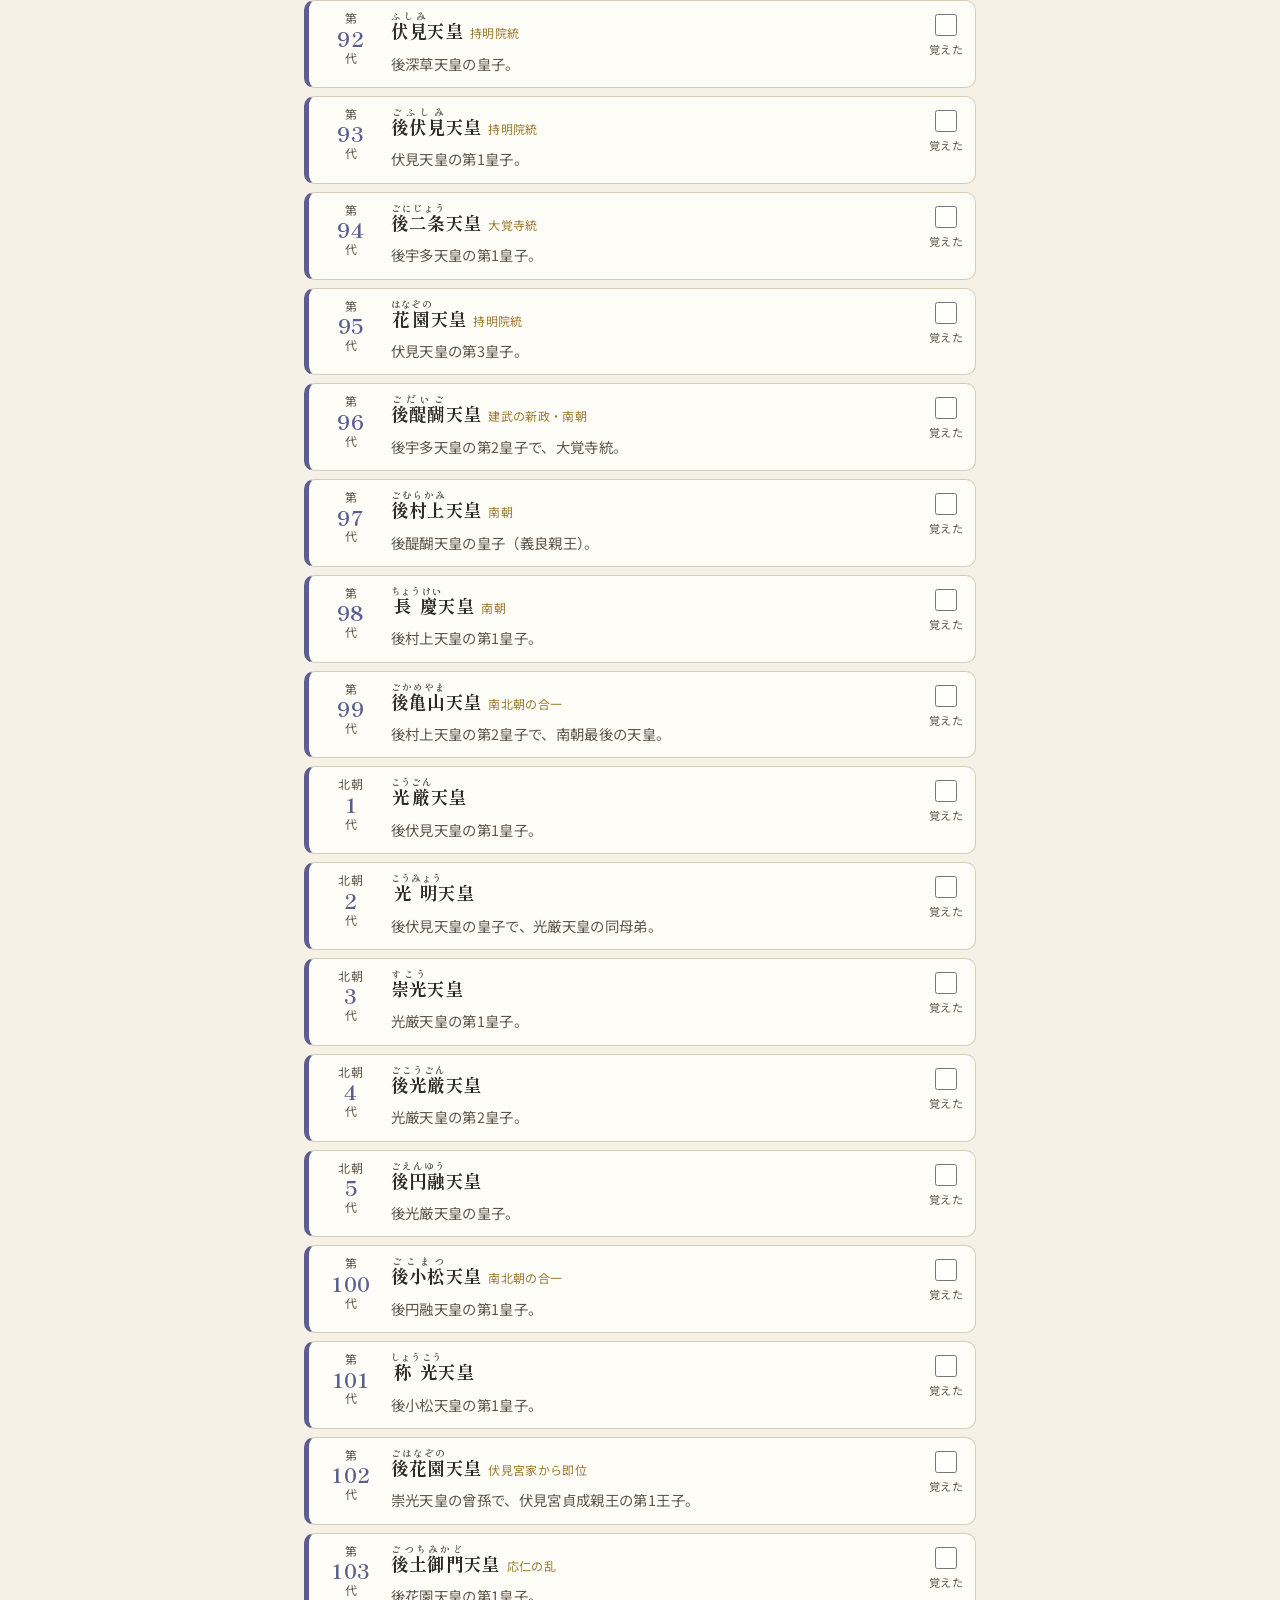
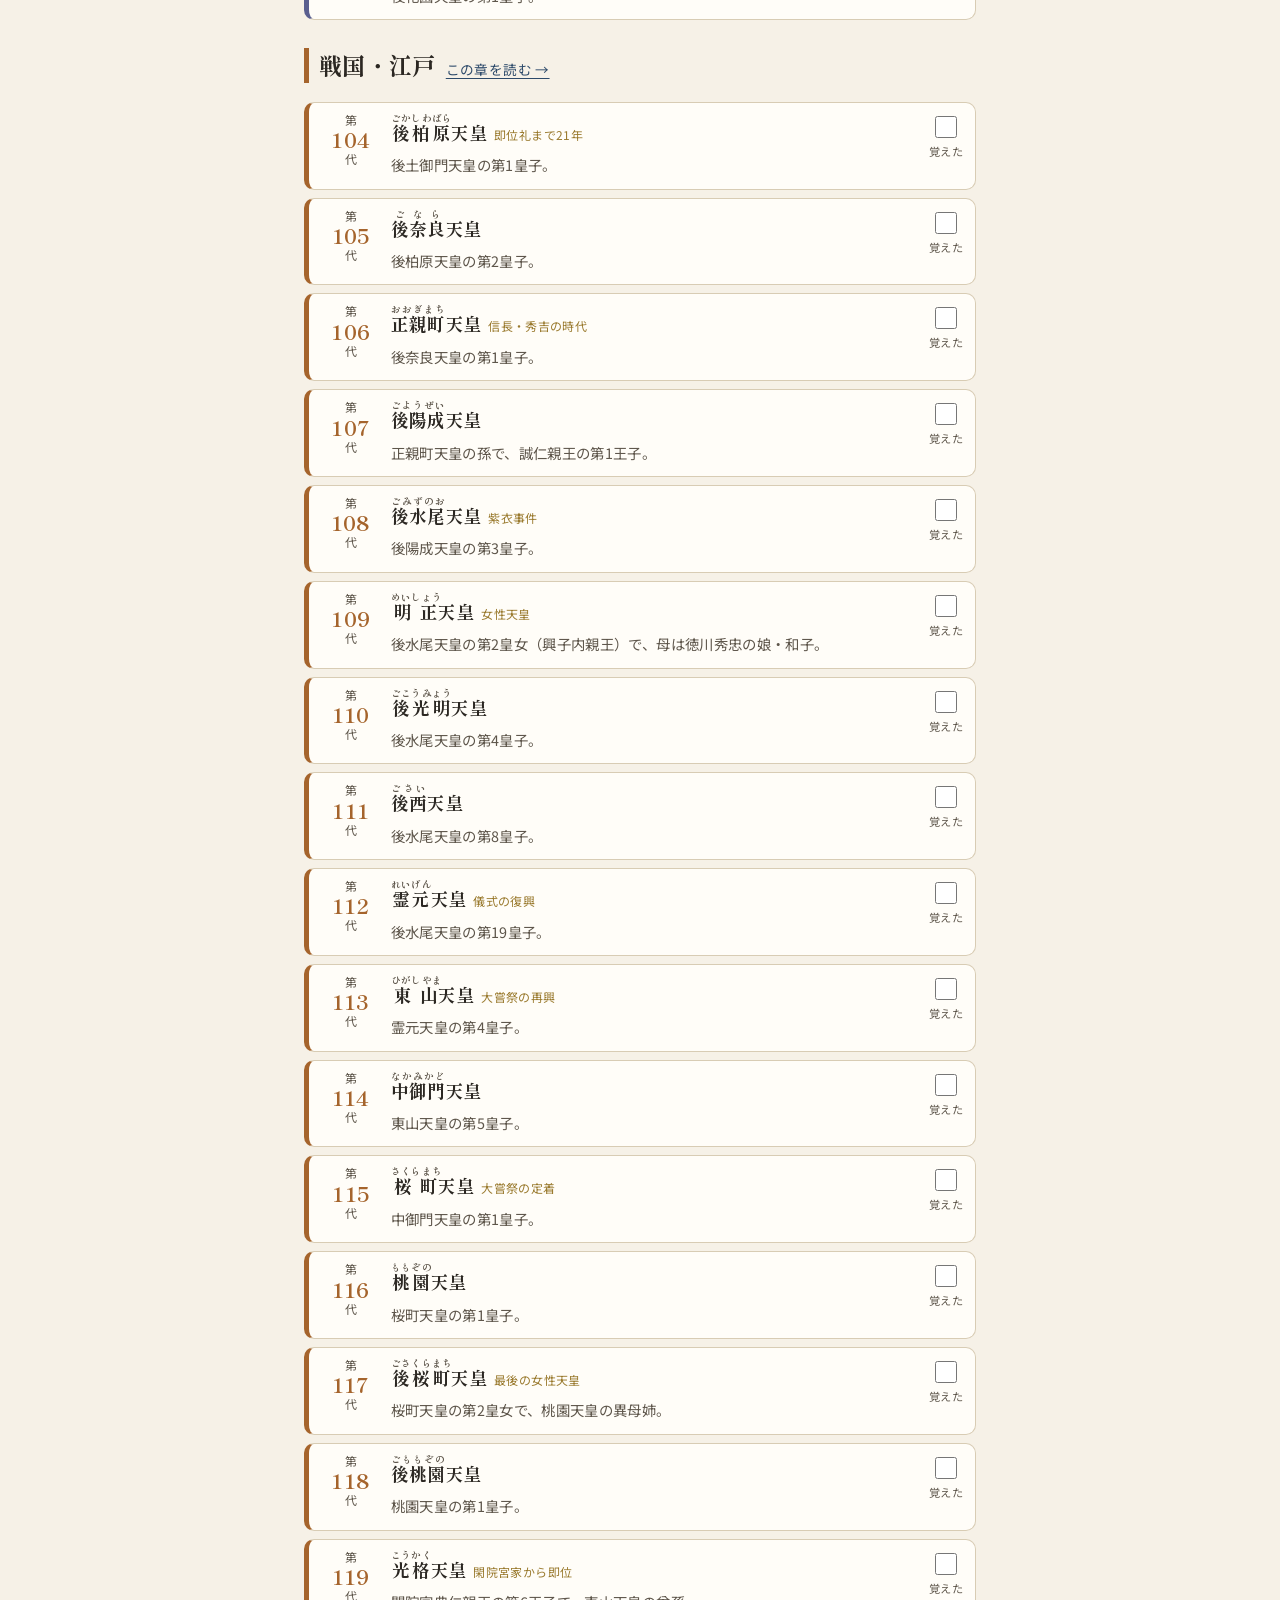
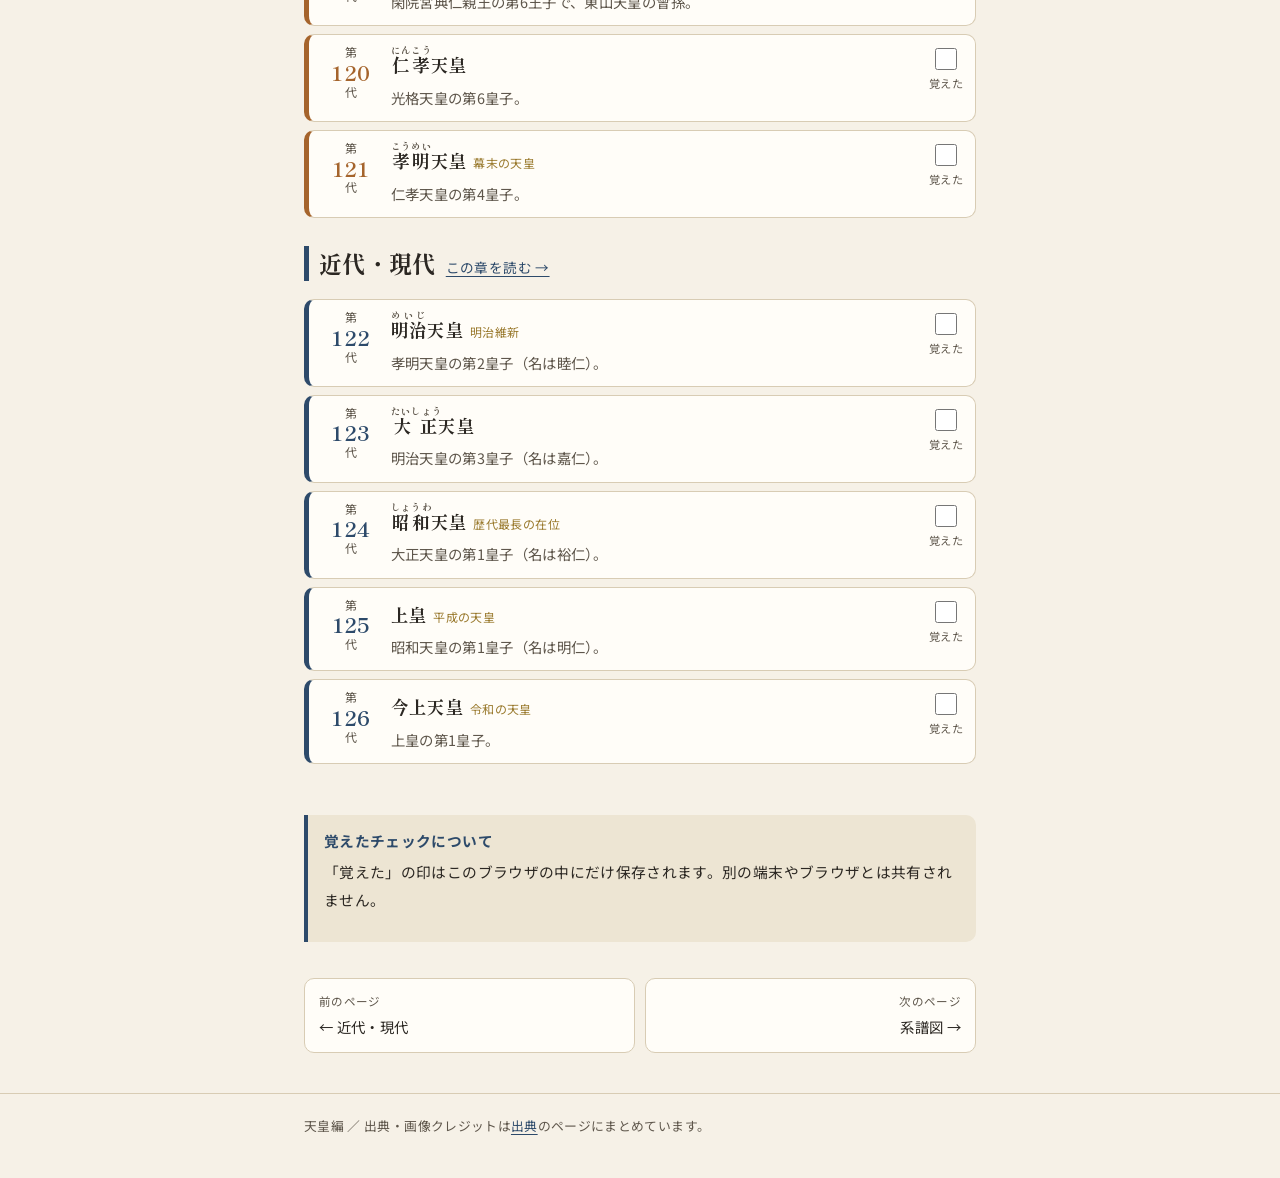
<file: 天皇編/list.html>
<!doctype html>
<html lang="ja">
<head>
<meta charset="utf-8">
<meta name="viewport" content="width=device-width, initial-scale=1">
<title>歴代天皇の一覧と暗記</title>
<meta name="description" content="天皇編：第1〜126代と北朝5代の一覧、名前を隠す暗記モード、順番クイズ">
<link rel="preconnect" href="https://fonts.googleapis.com">
<link rel="preconnect" href="https://fonts.gstatic.com" crossorigin>
<link href="https://fonts.googleapis.com/css2?family=Noto+Sans+JP:wght@400;700&family=Shippori+Mincho:wght@500;700;800&display=swap" rel="stylesheet">
<link rel="stylesheet" href="../assets/style.css">
<script src="../assets/common.js"></script>
<script src="data/emperors.js"></script>
</head>
<body>
<header class="site-header">
  <div class="wrap">
    <a class="site-logo" href="../index.html">歴史学</a>
    <span class="breadcrumb"><a href="index.html">天皇編</a> › 一覧と暗記</span>
    <button class="theme-toggle" type="button">☾</button>
  </div>
</header>

<main class="wrap">
  <div class="hero">
    <p class="eyebrow">天皇編 一覧と暗記</p>
    <h1>歴代天皇を覚える</h1>
    <p class="lead">第1代 神武天皇から第126代 今上天皇まで、北朝の5代も含めて一覧にしました。名前を隠して覚える「暗記」と、順番を確かめる「クイズ」も使えます。</p>
  </div>

  <div class="tabs" role="tablist">
    <button type="button" role="tab" data-mode="list" aria-selected="true">一覧</button>
    <button type="button" role="tab" data-mode="flash" aria-selected="false">暗記</button>
    <button type="button" role="tab" data-mode="quiz" aria-selected="false">クイズ</button>
  </div>

  <div class="chips" id="era-chips" aria-label="時代で絞り込む"></div>

  <div class="toolbar">
    <span class="progress" id="progress"></span>
    <button type="button" class="tool-btn" id="hide-learned" aria-pressed="false">覚えたものを隠す</button>
  </div>

  <noscript><p class="note">このページの一覧・暗記・クイズは JavaScript を有効にすると表示されます。</p></noscript>

  <!-- 一覧 -->
  <section id="mode-list"></section>

  <!-- 暗記 -->
  <section id="mode-flash" hidden>
    <p class="section-lead">カードをタップすると名前が出ます。もう一度タップすると隠れます。</p>
    <div class="toolbar">
      <button type="button" class="tool-btn" id="flash-open">すべて表示</button>
      <button type="button" class="tool-btn" id="flash-close">すべて隠す</button>
    </div>
    <div id="flash-body"></div>
  </section>

  <!-- クイズ -->
  <section id="mode-quiz" hidden>
    <p class="section-lead">上の時代ボタンで出題範囲を選べます。北朝は代数に数えないため、クイズには出ません。</p>
    <div class="chips" id="quiz-type">
      <button type="button" data-type="num" aria-pressed="true">第〇代は？</button>
      <button type="button" data-type="next" aria-pressed="false">次の天皇は？</button>
    </div>
    <div class="quiz">
      <p class="score" id="quiz-score"></p>
      <p class="q" id="quiz-q"></p>
      <div class="choices" id="quiz-choices"></div>
      <p class="result" id="quiz-result" aria-live="polite"></p>
      <button type="button" class="tool-btn next-q" id="quiz-next" hidden>次の問題 →</button>
    </div>
  </section>

  <div class="note info">
    <p class="note-title">覚えたチェックについて</p>
    <p>「覚えた」の印はこのブラウザの中にだけ保存されます。別の端末やブラウザとは共有されません。</p>
  </div>

  <nav class="pager">
    <a class="prev" href="era-6.html"><small>前のページ</small>← 近代・現代</a>
    <a class="next" href="genealogy.html"><small>次のページ</small>系譜図 →</a>
  </nav>
</main>

<footer class="site-footer">
  <div class="wrap">天皇編 ／ 出典・画像クレジットは<a href="sources.html">出典</a>のページにまとめています。</div>
</footer>

<script>
(function () {
  var EMP = window.EMPERORS || [], ERAS = window.ERAS || [];
  var KEY = "rekishi-tenno-learned";
  var state = { mode: "list", era: 0, hideLearned: false, quizType: "num" };
  var learned = {};
  try { (JSON.parse(localStorage.getItem(KEY)) || []).forEach(function (id) { learned[id] = true; }); } catch (e) {}

  function id(e) { return (e.hokucho ? "h" : "") + e.n; }
  function label(e) { return e.hokucho ? "北朝" + e.n + "代" : "第" + e.n + "代"; }
  function nameHtml(e) {
    if (!e.yomi) return e.name;
    var base = e.name.replace(/天皇$/, "");
    return "<ruby>" + base + "<rt>" + e.yomi.replace(/てんのう$/, "") + "</rt></ruby>" + (base !== e.name ? "天皇" : "");
  }
  function saveLearned() {
    try { localStorage.setItem(KEY, JSON.stringify(Object.keys(learned))); } catch (e) {}
  }
  function inEra(e) { return !state.era || e.era === state.era; }
  function visible(e) { return inEra(e) && !(state.hideLearned && learned[id(e)]); }
  function $(s) { return document.getElementById(s); }

  // 時代の絞り込みボタン
  var chips = $("era-chips");
  ERAS.forEach(function (name, i) {
    var b = document.createElement("button");
    b.type = "button";
    b.textContent = i ? name : "すべて";
    b.dataset.era = i;
    if (i) b.style.setProperty("--c", "var(--era-" + i + ")");
    b.setAttribute("aria-pressed", i === 0 ? "true" : "false");
    chips.appendChild(b);
  });
  chips.addEventListener("click", function (ev) {
    var b = ev.target.closest("button"); if (!b) return;
    state.era = +b.dataset.era;
    chips.querySelectorAll("button").forEach(function (x) { x.setAttribute("aria-pressed", x === b ? "true" : "false"); });
    render();
  });

  // 一覧
  function renderList() {
    var html = "";
    for (var era = 1; era <= 6; era++) {
      if (state.era && state.era !== era) continue;
      var items = EMP.filter(function (e) { return e.era === era && visible(e); });
      html += '<h2 class="era-head" style="--c: var(--era-' + era + ')">' + ERAS[era] +
        ' <a href="era-' + era + '.html">この章を読む →</a></h2>';
      if (!items.length) { html += '<p class="section-lead">表示する天皇はありません（すべて覚えた印が付いています）。</p>'; continue; }
      html += '<div class="cards">' + items.map(function (e) {
        var k = id(e), on = learned[k];
        return '<div class="ecard' + (on ? " learned" : "") + '" style="--c: var(--era-' + e.era + ')">' +
          '<div class="num">' + (e.hokucho ? "北朝" : "第") + "<b>" + e.n + "</b>代</div>" +
          '<div><div class="nm">' + nameHtml(e) + (e.tag ? "<small>" + e.tag + "</small>" : "") + "</div>" +
          '<p class="desc">' + e.desc + "</p></div>" +
          '<label class="learn-box"><input type="checkbox" data-id="' + k + '"' + (on ? " checked" : "") + ">覚えた</label></div>";
      }).join("") + "</div>";
    }
    $("mode-list").innerHTML = html;
  }
  $("mode-list").addEventListener("change", function (ev) {
    var k = ev.target.dataset.id; if (!k) return;
    if (ev.target.checked) learned[k] = true; else delete learned[k];
    saveLearned();
    if (state.hideLearned) renderList();
    else ev.target.closest(".ecard").classList.toggle("learned", ev.target.checked);
    renderProgress();
  });

  // 暗記
  function renderFlash() {
    var html = "";
    for (var era = 1; era <= 6; era++) {
      if (state.era && state.era !== era) continue;
      var items = EMP.filter(function (e) { return e.era === era && visible(e); });
      if (!items.length) continue;
      html += '<h2 class="era-head" style="--c: var(--era-' + era + ')">' + ERAS[era] + "</h2>";
      html += '<div class="flash">' + items.map(function (e) {
        return '<button type="button" class="' + (learned[id(e)] ? "learned" : "") + '" style="--c: var(--era-' + e.era + ')" aria-expanded="false">' +
          '<span class="fnum">' + label(e) + '</span><span class="fname">' + nameHtml(e) + "</span></button>";
      }).join("") + "</div>";
    }
    $("flash-body").innerHTML = html || '<p class="section-lead">表示する天皇はありません。</p>';
  }
  function setOpen(b, open) { b.classList.toggle("open", open); b.setAttribute("aria-expanded", open ? "true" : "false"); }
  $("flash-body").addEventListener("click", function (ev) {
    var b = ev.target.closest("button"); if (b) setOpen(b, !b.classList.contains("open"));
  });
  $("flash-open").addEventListener("click", function () { $("flash-body").querySelectorAll("button").forEach(function (b) { setOpen(b, true); }); });
  $("flash-close").addEventListener("click", function () { $("flash-body").querySelectorAll("button").forEach(function (b) { setOpen(b, false); }); });

  // クイズ（北朝を除く第1〜126代）
  var MAIN = EMP.filter(function (e) { return !e.hokucho; }).sort(function (a, b) { return a.n - b.n; });
  var score = { ok: 0, total: 0 }, current = null;
  function pick(arr) { return arr[Math.floor(Math.random() * arr.length)]; }
  function shuffle(a) { for (var i = a.length - 1; i > 0; i--) { var j = Math.floor(Math.random() * (i + 1)), t = a[i]; a[i] = a[j]; a[j] = t; } return a; }
  function newQuestion() {
    var pool = MAIN.filter(function (e) { return inEra(e) && (state.quizType === "num" || e.n < 126); });
    var ask = pick(pool);
    var answer = state.quizType === "num" ? ask : MAIN[ask.n]; // MAIN[n] は第n+1代
    // 紛らわしいように、正解の近くの代から誤答を選ぶ
    var near = MAIN.filter(function (e) { return e !== answer && e !== ask && Math.abs(e.n - answer.n) <= 6; });
    var choices = shuffle(near).slice(0, 3).concat([answer]);
    current = { answer: answer };
    $("quiz-q").textContent = state.quizType === "num" ? "第" + ask.n + "代の天皇は？" : ask.name + "（第" + ask.n + "代）の次の天皇は？";
    $("quiz-choices").innerHTML = shuffle(choices).map(function (e) {
      return '<button type="button" data-n="' + e.n + '">' + e.name + "</button>";
    }).join("");
    $("quiz-result").textContent = ""; $("quiz-result").className = "result";
    $("quiz-next").hidden = true;
    renderScore();
  }
  function renderScore() { $("quiz-score").textContent = "正解 " + score.ok + " ／ " + score.total + " 問"; }
  $("quiz-choices").addEventListener("click", function (ev) {
    var b = ev.target.closest("button"); if (!b || !current || current.done) return;
    current.done = true;
    var ok = +b.dataset.n === current.answer.n;
    score.total++; if (ok) score.ok++;
    $("quiz-choices").querySelectorAll("button").forEach(function (x) {
      if (+x.dataset.n === current.answer.n) x.classList.add("correct");
      else if (x === b) x.classList.add("wrong");
      x.disabled = true;
    });
    var r = $("quiz-result");
    r.textContent = ok ? "正解！" : "残念。正解は 第" + current.answer.n + "代 " + current.answer.name + "。";
    r.className = "result " + (ok ? "ok" : "ng");
    $("quiz-next").hidden = false;
    renderScore();
  });
  $("quiz-next").addEventListener("click", newQuestion);
  $("quiz-type").addEventListener("click", function (ev) {
    var b = ev.target.closest("button"); if (!b) return;
    state.quizType = b.dataset.type;
    $("quiz-type").querySelectorAll("button").forEach(function (x) { x.setAttribute("aria-pressed", x === b ? "true" : "false"); });
    newQuestion();
  });

  // 共通
  function renderProgress() {
    var items = EMP.filter(inEra);
    var n = items.filter(function (e) { return learned[id(e)]; }).length;
    $("progress").textContent = "覚えた " + n + " ／ " + items.length + " 代";
  }
  function render() {
    renderProgress();
    if (state.mode === "list") renderList();
    else if (state.mode === "flash") renderFlash();
    else newQuestion();
  }
  document.querySelector(".tabs").addEventListener("click", function (ev) {
    var b = ev.target.closest("button"); if (!b) return;
    state.mode = b.dataset.mode;
    document.querySelectorAll(".tabs button").forEach(function (x) { x.setAttribute("aria-selected", x === b ? "true" : "false"); });
    ["list", "flash", "quiz"].forEach(function (m) { $("mode-" + m).hidden = m !== state.mode; });
    $("hide-learned").hidden = state.mode === "quiz";
    render();
  });
  $("hide-learned").addEventListener("click", function () {
    state.hideLearned = !state.hideLearned;
    this.setAttribute("aria-pressed", state.hideLearned ? "true" : "false");
    this.textContent = state.hideLearned ? "覚えたものも表示" : "覚えたものを隠す";
    render();
  });
  render();
})();
</script>
</body>
</html>
</file>
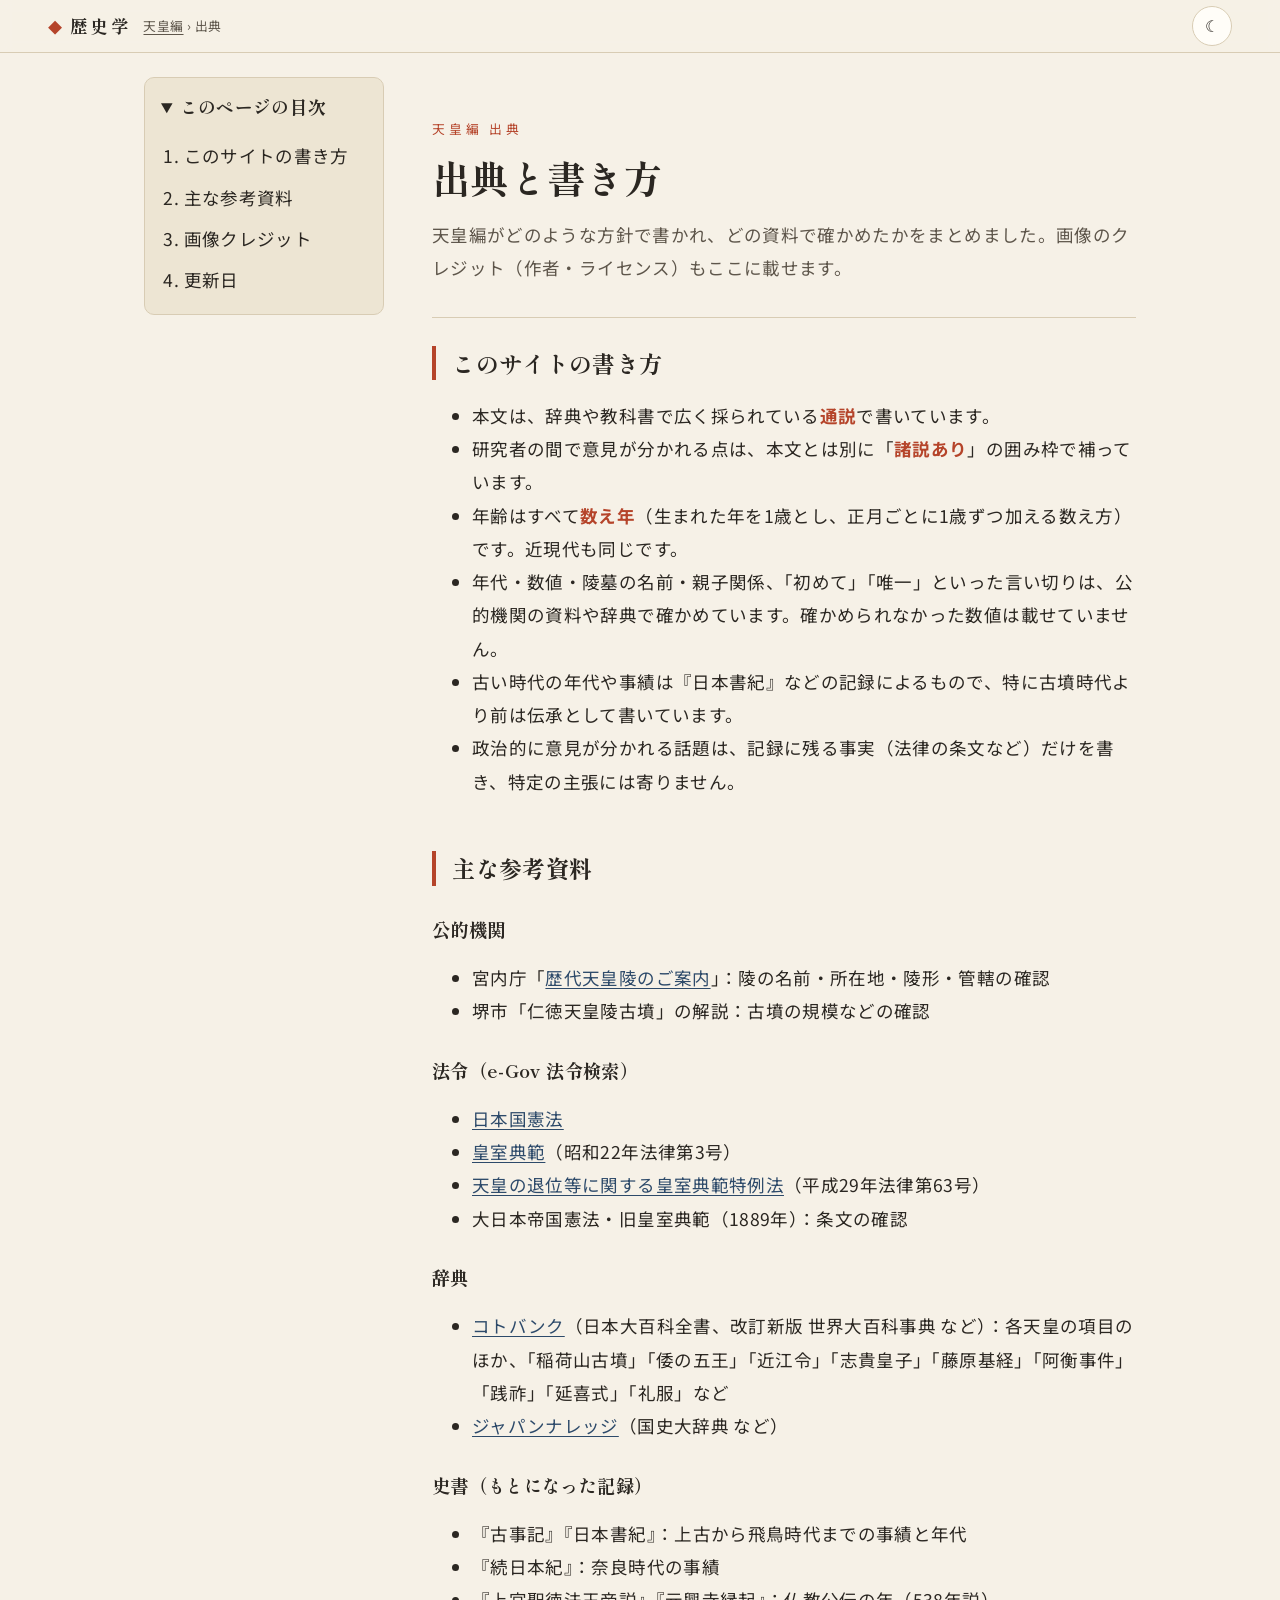
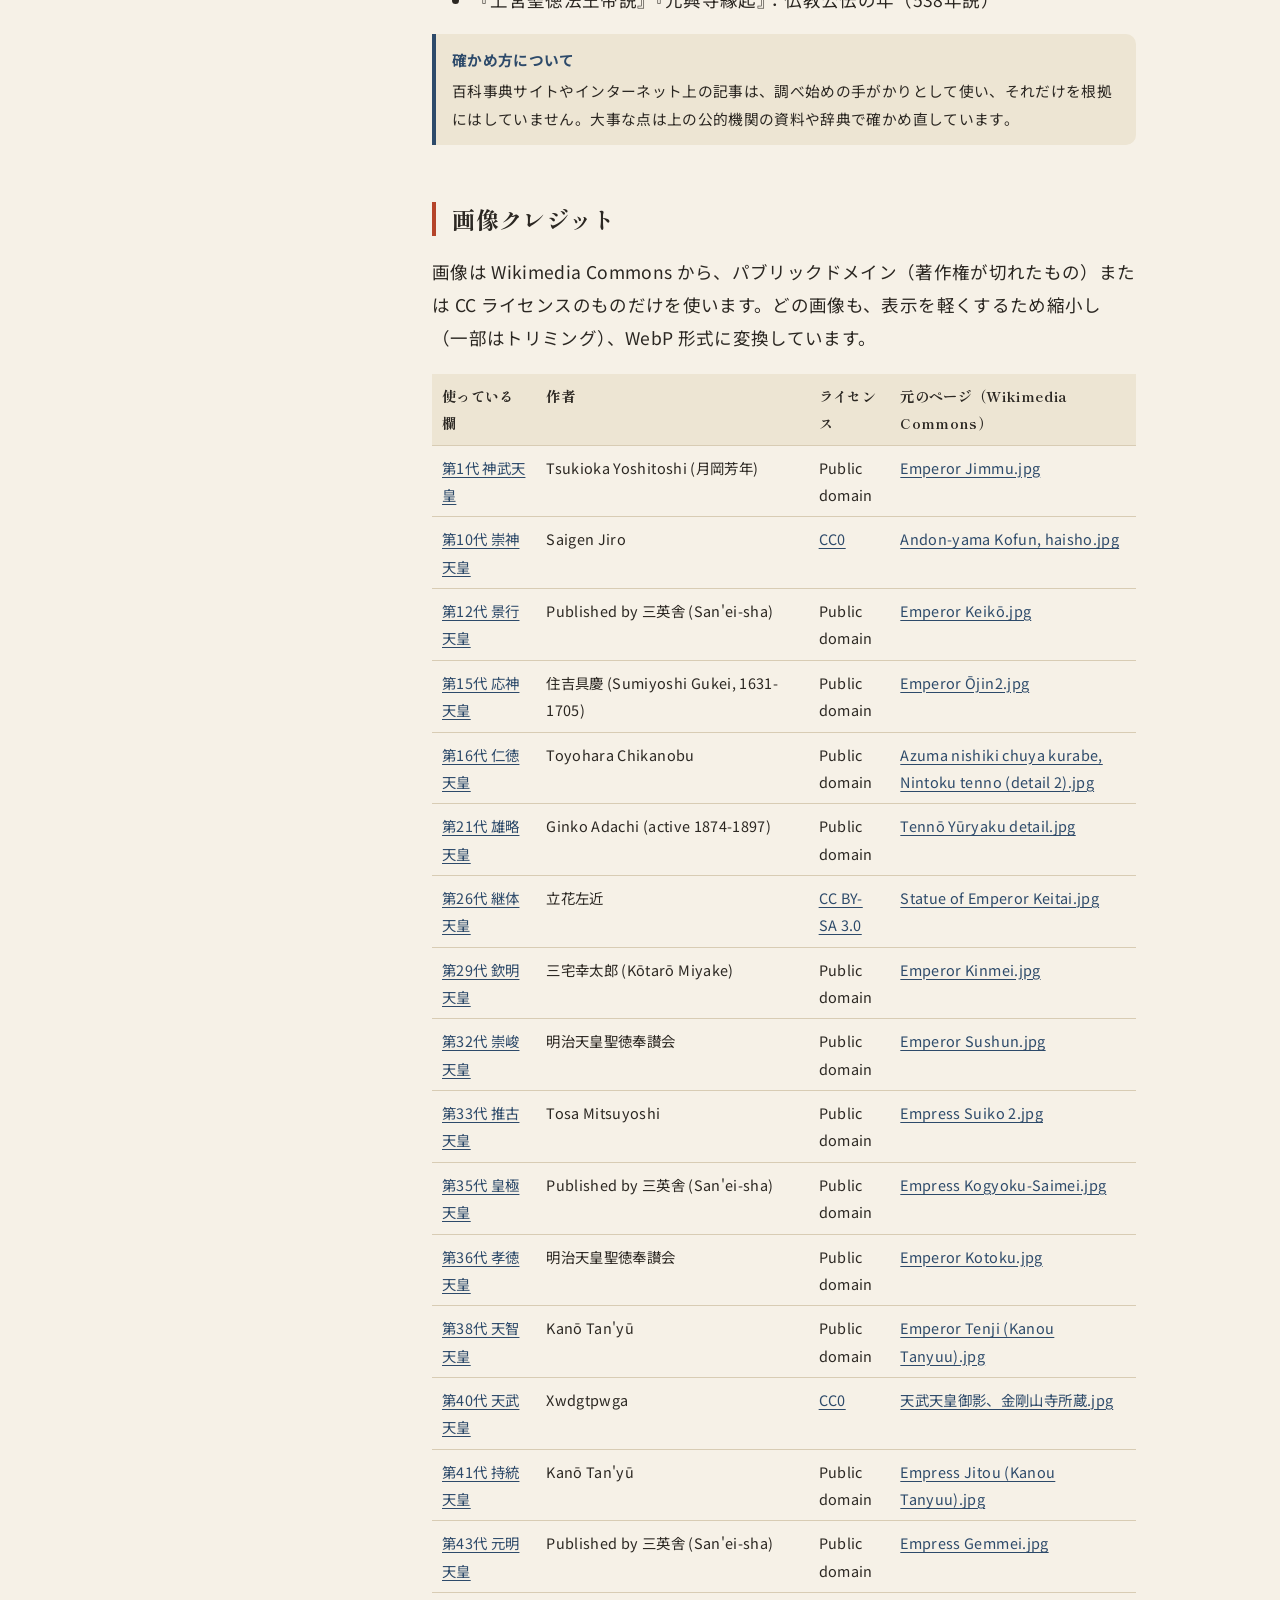
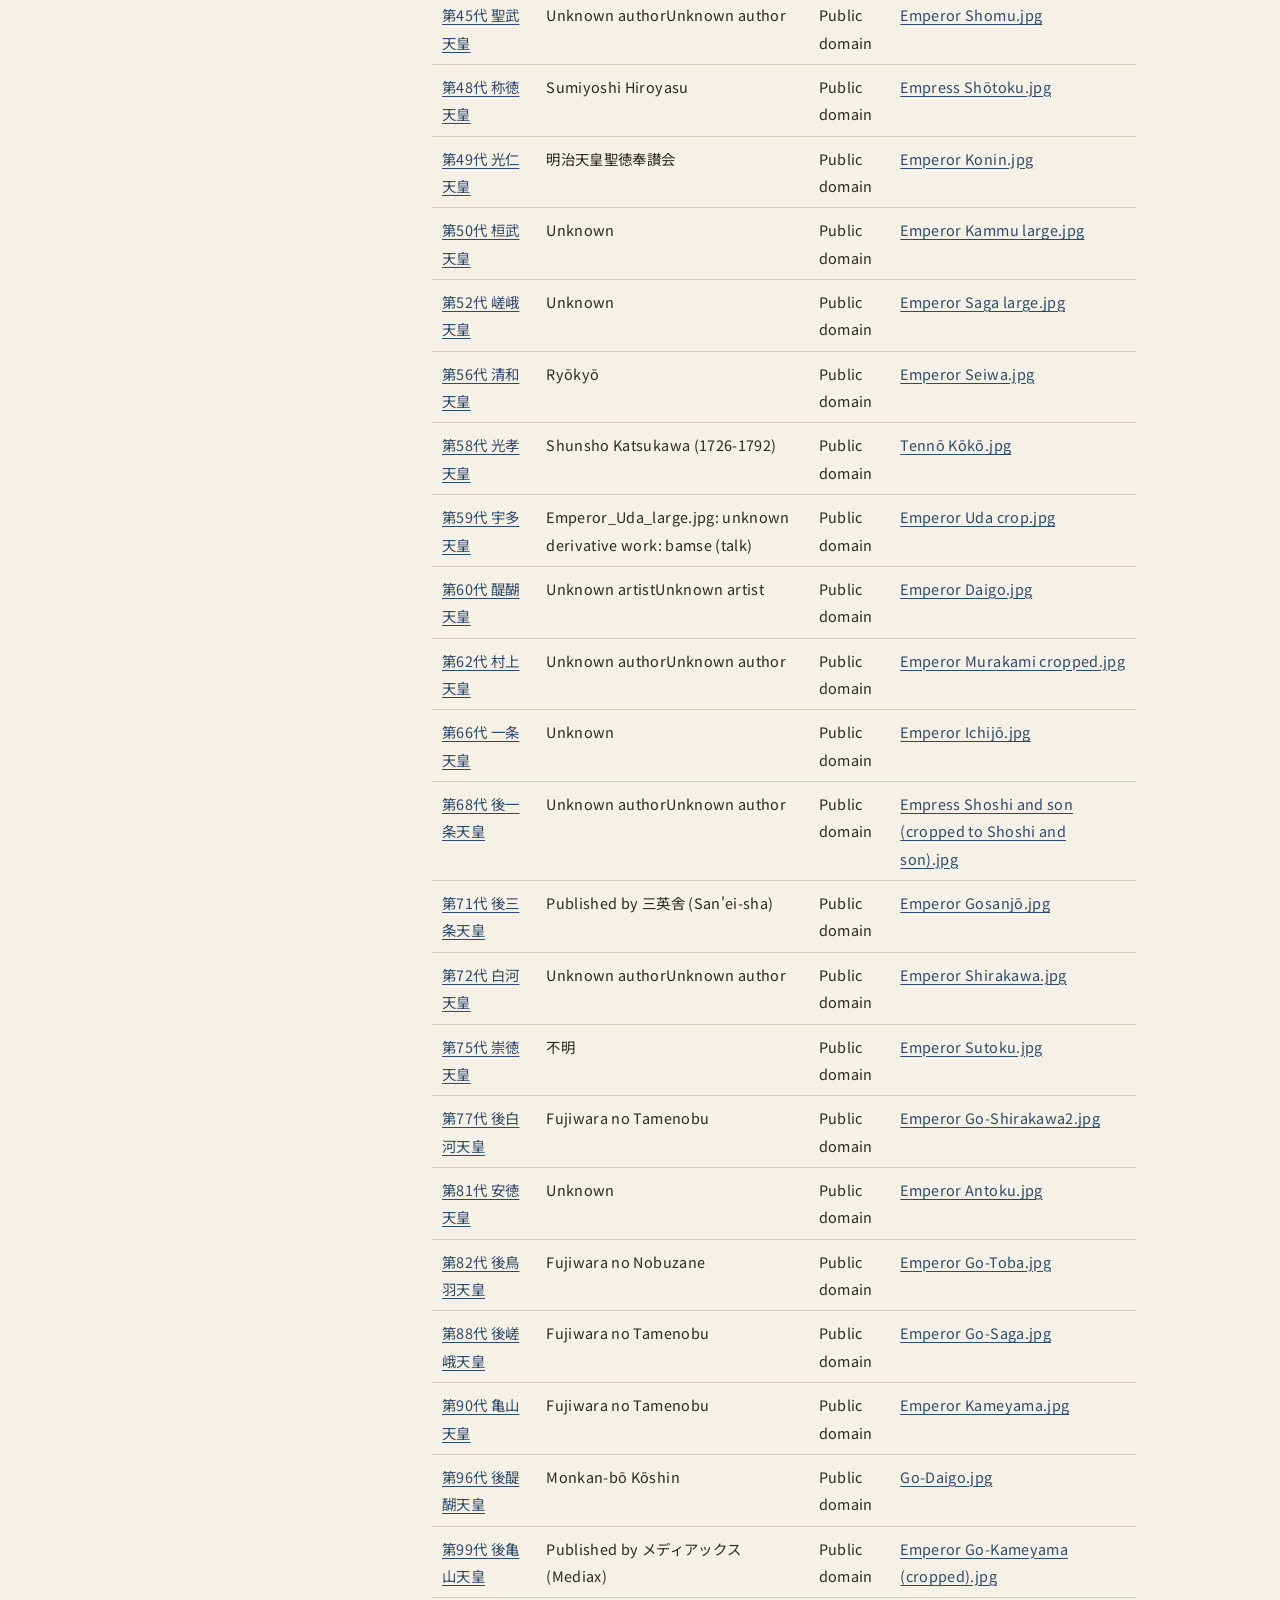
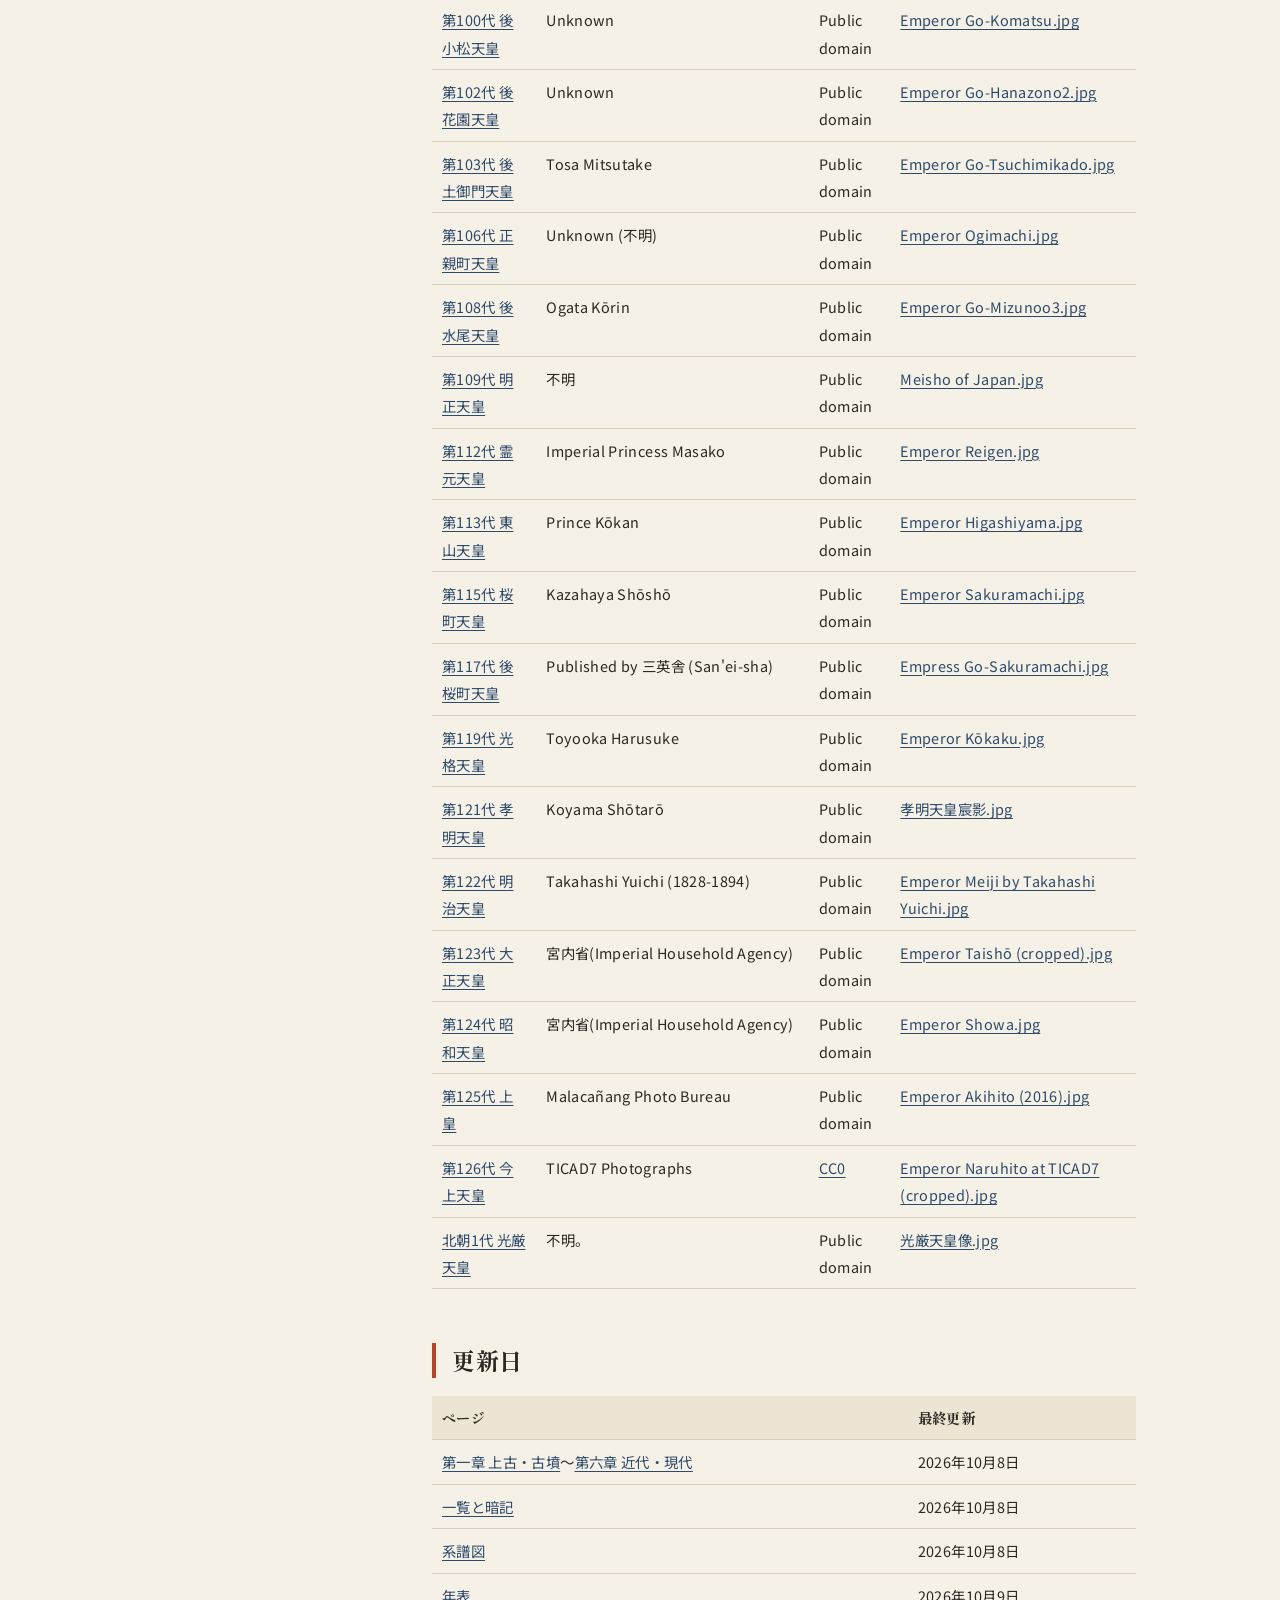
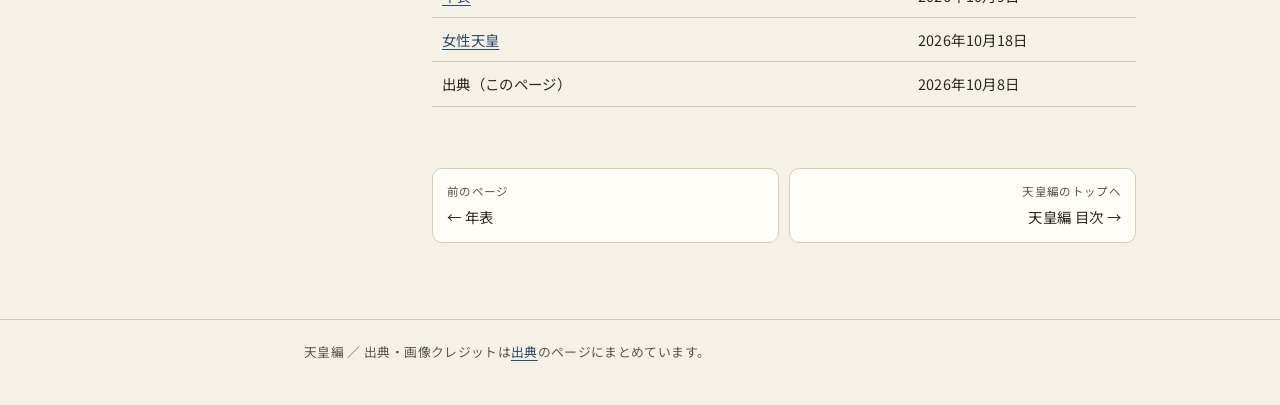
<file: 天皇編/sources.html>
<!doctype html>
<html lang="ja">
<head>
<meta charset="utf-8">
<meta name="viewport" content="width=device-width, initial-scale=1">
<title>天皇編 出典</title>
<meta name="description" content="天皇編：書き方の方針、主な参考資料、画像クレジット、更新日">
<link rel="preconnect" href="https://fonts.googleapis.com">
<link rel="preconnect" href="https://fonts.gstatic.com" crossorigin>
<link href="https://fonts.googleapis.com/css2?family=Noto+Sans+JP:wght@400;700&family=Shippori+Mincho:wght@500;700;800&display=swap" rel="stylesheet">
<link rel="stylesheet" href="../assets/style.css">
<script src="../assets/common.js"></script>
</head>
<body>
<header class="site-header">
  <div class="wrap">
    <a class="site-logo" href="../index.html">歴史学</a>
    <span class="breadcrumb"><a href="index.html">天皇編</a> › 出典</span>
    <button class="theme-toggle" type="button">☾</button>
  </div>
</header>

<main class="wrap doc">
  <div class="hero">
    <p class="eyebrow">天皇編 出典</p>
    <h1>出典と書き方</h1>
    <p class="lead">天皇編がどのような方針で書かれ、どの資料で確かめたかをまとめました。画像のクレジット（作者・ライセンス）もここに載せます。</p>
  </div>

  <details class="toc" open>
    <summary>このページの目次</summary>
    <ol></ol>
  </details>

  <section>
    <h2 id="policy">このサイトの書き方</h2>
    <ul>
      <li>本文は、辞典や教科書で広く採られている<strong>通説</strong>で書いています。</li>
      <li>研究者の間で意見が分かれる点は、本文とは別に「<strong>諸説あり</strong>」の囲み枠で補っています。</li>
      <li>年齢はすべて<strong>数え年</strong>（生まれた年を1歳とし、正月ごとに1歳ずつ加える数え方）です。近現代も同じです。</li>
      <li>年代・数値・陵墓の名前・親子関係、「初めて」「唯一」といった言い切りは、公的機関の資料や辞典で確かめています。確かめられなかった数値は載せていません。</li>
      <li>古い時代の年代や事績は『日本書紀』などの記録によるもので、特に古墳時代より前は伝承として書いています。</li>
      <li>政治的に意見が分かれる話題は、記録に残る事実（法律の条文など）だけを書き、特定の主張には寄りません。</li>
    </ul>
  </section>

  <section>
    <h2 id="refs">主な参考資料</h2>

    <h3>公的機関</h3>
    <ul>
      <li>宮内庁「<a href="https://www.kunaicho.go.jp/visit/ryobo/" target="_blank" rel="noopener">歴代天皇陵のご案内</a>」：陵の名前・所在地・陵形・管轄の確認</li>
      <li>堺市「仁徳天皇陵古墳」の解説：古墳の規模などの確認</li>
    </ul>

    <h3>法令（e-Gov 法令検索）</h3>
    <ul>
      <li><a href="https://laws.e-gov.go.jp/law/321CONSTITUTION" target="_blank" rel="noopener">日本国憲法</a></li>
      <li><a href="https://laws.e-gov.go.jp/law/322AC0000000003" target="_blank" rel="noopener">皇室典範</a>（昭和22年法律第3号）</li>
      <li><a href="https://laws.e-gov.go.jp/law/429AC0000000063" target="_blank" rel="noopener">天皇の退位等に関する皇室典範特例法</a>（平成29年法律第63号）</li>
      <li>大日本帝国憲法・旧皇室典範（1889年）：条文の確認</li>
    </ul>

    <h3>辞典</h3>
    <ul>
      <li><a href="https://kotobank.jp/" target="_blank" rel="noopener">コトバンク</a>（日本大百科全書、改訂新版 世界大百科事典 など）：各天皇の項目のほか、「稲荷山古墳」「倭の五王」「近江令」「志貴皇子」「藤原基経」「阿衡事件」「践祚」「延喜式」「礼服」など</li>
      <li><a href="https://japanknowledge.com/" target="_blank" rel="noopener">ジャパンナレッジ</a>（国史大辞典 など）</li>
    </ul>

    <h3>史書（もとになった記録）</h3>
    <ul>
      <li>『古事記』『日本書紀』：上古から飛鳥時代までの事績と年代</li>
      <li>『続日本紀』：奈良時代の事績</li>
      <li>『上宮聖徳法王帝説』『元興寺縁起』：仏教公伝の年（538年説）</li>
    </ul>

    <div class="note info">
      <span class="note-title">確かめ方について</span>
      百科事典サイトやインターネット上の記事は、調べ始めの手がかりとして使い、それだけを根拠にはしていません。大事な点は上の公的機関の資料や辞典で確かめ直しています。
    </div>
  </section>

  <section>
    <h2 id="images">画像クレジット</h2>
    <p>画像は Wikimedia Commons から、パブリックドメイン（著作権が切れたもの）または CC ライセンスのものだけを使います。どの画像も、表示を軽くするため縮小し（一部はトリミング）、WebP 形式に変換しています。</p>
    <!-- credits:start（credits.py で自動生成） -->
    <div class="table-wrap">
      <table>
        <tr><th>使っている欄</th><th>作者</th><th>ライセンス</th><th>元のページ（Wikimedia Commons）</th></tr>
        <tr><td><a href="era-1.html#e1">第1代 神武天皇</a></td><td>Tsukioka Yoshitoshi (月岡芳年)</td><td>Public domain</td><td><a href="https://commons.wikimedia.org/wiki/File:Emperor_Jimmu.jpg">Emperor Jimmu.jpg</a></td></tr>
        <tr><td><a href="era-1.html#e10">第10代 崇神天皇</a></td><td>Saigen Jiro</td><td><a href="https://creativecommons.org/publicdomain/zero/1.0/deed.ja">CC0</a></td><td><a href="https://commons.wikimedia.org/wiki/File:Andon-yama_Kofun,_haisho.jpg">Andon-yama Kofun, haisho.jpg</a></td></tr>
        <tr><td><a href="era-1.html#e12">第12代 景行天皇</a></td><td>Published by 三英舎 (San&#x27;ei-sha)</td><td>Public domain</td><td><a href="https://commons.wikimedia.org/wiki/File:Emperor_Keik%C5%8D.jpg">Emperor Keikō.jpg</a></td></tr>
        <tr><td><a href="era-1.html#e15">第15代 応神天皇</a></td><td>住吉具慶 (Sumiyoshi Gukei, 1631-1705)</td><td>Public domain</td><td><a href="https://commons.wikimedia.org/wiki/File:Emperor_%C5%8Cjin2.jpg">Emperor Ōjin2.jpg</a></td></tr>
        <tr><td><a href="era-1.html#e16">第16代 仁徳天皇</a></td><td>Toyohara Chikanobu</td><td>Public domain</td><td><a href="https://commons.wikimedia.org/wiki/File:Azuma_nishiki_chuya_kurabe,_Nintoku_tenno_(detail_2).jpg">Azuma nishiki chuya kurabe, Nintoku tenno (detail 2).jpg</a></td></tr>
        <tr><td><a href="era-1.html#e21">第21代 雄略天皇</a></td><td>Ginko Adachi (active 1874-1897)</td><td>Public domain</td><td><a href="https://commons.wikimedia.org/wiki/File:Tenn%C5%8D_Y%C5%ABryaku_detail.jpg">Tennō Yūryaku detail.jpg</a></td></tr>
        <tr><td><a href="era-1.html#e26">第26代 継体天皇</a></td><td>立花左近</td><td><a href="https://creativecommons.org/licenses/by-sa/3.0/deed.ja">CC BY-SA 3.0</a></td><td><a href="https://commons.wikimedia.org/wiki/File:Statue_of_Emperor_Keitai.jpg">Statue of Emperor Keitai.jpg</a></td></tr>
        <tr><td><a href="era-2.html#e29">第29代 欽明天皇</a></td><td>三宅幸太郎 (Kōtarō Miyake)</td><td>Public domain</td><td><a href="https://commons.wikimedia.org/wiki/File:Emperor_Kinmei.jpg">Emperor Kinmei.jpg</a></td></tr>
        <tr><td><a href="era-2.html#e32">第32代 崇峻天皇</a></td><td>明治天皇聖徳奉讃会</td><td>Public domain</td><td><a href="https://commons.wikimedia.org/wiki/File:Emperor_Sushun.jpg">Emperor Sushun.jpg</a></td></tr>
        <tr><td><a href="era-2.html#e33">第33代 推古天皇</a></td><td>Tosa Mitsuyoshi</td><td>Public domain</td><td><a href="https://commons.wikimedia.org/wiki/File:Empress_Suiko_2.jpg">Empress Suiko 2.jpg</a></td></tr>
        <tr><td><a href="era-2.html#e35">第35代 皇極天皇</a></td><td>Published by 三英舎 (San&#x27;ei-sha)</td><td>Public domain</td><td><a href="https://commons.wikimedia.org/wiki/File:Empress_Kogyoku-Saimei.jpg">Empress Kogyoku-Saimei.jpg</a></td></tr>
        <tr><td><a href="era-2.html#e36">第36代 孝徳天皇</a></td><td>明治天皇聖徳奉讃会</td><td>Public domain</td><td><a href="https://commons.wikimedia.org/wiki/File:Emperor_Kotoku.jpg">Emperor Kotoku.jpg</a></td></tr>
        <tr><td><a href="era-2.html#e38">第38代 天智天皇</a></td><td>Kanō Tan&#x27;yū</td><td>Public domain</td><td><a href="https://commons.wikimedia.org/wiki/File:Emperor_Tenji_(Kanou_Tanyuu).jpg">Emperor Tenji (Kanou Tanyuu).jpg</a></td></tr>
        <tr><td><a href="era-2.html#e40">第40代 天武天皇</a></td><td>Xwdgtpwga</td><td><a href="https://creativecommons.org/publicdomain/zero/1.0/deed.ja">CC0</a></td><td><a href="https://commons.wikimedia.org/wiki/File:%E5%A4%A9%E6%AD%A6%E5%A4%A9%E7%9A%87%E5%BE%A1%E5%BD%B1%E3%80%81%E9%87%91%E5%89%9B%E5%B1%B1%E5%AF%BA%E6%89%80%E8%94%B5.jpg">天武天皇御影、金剛山寺所蔵.jpg</a></td></tr>
        <tr><td><a href="era-2.html#e41">第41代 持統天皇</a></td><td>Kanō Tan&#x27;yū</td><td>Public domain</td><td><a href="https://commons.wikimedia.org/wiki/File:Empress_Jitou_(Kanou_Tanyuu).jpg">Empress Jitou (Kanou Tanyuu).jpg</a></td></tr>
        <tr><td><a href="era-2.html#e43">第43代 元明天皇</a></td><td>Published by 三英舎 (San&#x27;ei-sha)</td><td>Public domain</td><td><a href="https://commons.wikimedia.org/wiki/File:Empress_Gemmei.jpg">Empress Gemmei.jpg</a></td></tr>
        <tr><td><a href="era-2.html#e45">第45代 聖武天皇</a></td><td>Unknown authorUnknown author</td><td>Public domain</td><td><a href="https://commons.wikimedia.org/wiki/File:Emperor_Shomu.jpg">Emperor Shomu.jpg</a></td></tr>
        <tr><td><a href="era-2.html#e48">第48代 称徳天皇</a></td><td>Sumiyoshi Hiroyasu</td><td>Public domain</td><td><a href="https://commons.wikimedia.org/wiki/File:Empress_Sh%C5%8Dtoku.jpg">Empress Shōtoku.jpg</a></td></tr>
        <tr><td><a href="era-2.html#e49">第49代 光仁天皇</a></td><td>明治天皇聖徳奉讃会</td><td>Public domain</td><td><a href="https://commons.wikimedia.org/wiki/File:Emperor_Konin.jpg">Emperor Konin.jpg</a></td></tr>
        <tr><td><a href="era-3.html#e50">第50代 桓武天皇</a></td><td>Unknown</td><td>Public domain</td><td><a href="https://commons.wikimedia.org/wiki/File:Emperor_Kammu_large.jpg">Emperor Kammu large.jpg</a></td></tr>
        <tr><td><a href="era-3.html#e52">第52代 嵯峨天皇</a></td><td>Unknown</td><td>Public domain</td><td><a href="https://commons.wikimedia.org/wiki/File:Emperor_Saga_large.jpg">Emperor Saga large.jpg</a></td></tr>
        <tr><td><a href="era-3.html#e56">第56代 清和天皇</a></td><td>Ryōkyō</td><td>Public domain</td><td><a href="https://commons.wikimedia.org/wiki/File:Emperor_Seiwa.jpg">Emperor Seiwa.jpg</a></td></tr>
        <tr><td><a href="era-3.html#e58">第58代 光孝天皇</a></td><td>Shunsho Katsukawa (1726-1792)</td><td>Public domain</td><td><a href="https://commons.wikimedia.org/wiki/File:Tenn%C5%8D_K%C5%8Dk%C5%8D.jpg">Tennō Kōkō.jpg</a></td></tr>
        <tr><td><a href="era-3.html#e59">第59代 宇多天皇</a></td><td>Emperor_Uda_large.jpg: unknown
derivative work: bamse (talk)</td><td>Public domain</td><td><a href="https://commons.wikimedia.org/wiki/File:Emperor_Uda_crop.jpg">Emperor Uda crop.jpg</a></td></tr>
        <tr><td><a href="era-3.html#e60">第60代 醍醐天皇</a></td><td>Unknown artistUnknown artist</td><td>Public domain</td><td><a href="https://commons.wikimedia.org/wiki/File:Emperor_Daigo.jpg">Emperor Daigo.jpg</a></td></tr>
        <tr><td><a href="era-3.html#e62">第62代 村上天皇</a></td><td>Unknown authorUnknown author</td><td>Public domain</td><td><a href="https://commons.wikimedia.org/wiki/File:Emperor_Murakami_cropped.jpg">Emperor Murakami cropped.jpg</a></td></tr>
        <tr><td><a href="era-3.html#e66">第66代 一条天皇</a></td><td>Unknown</td><td>Public domain</td><td><a href="https://commons.wikimedia.org/wiki/File:Emperor_Ichij%C5%8D.jpg">Emperor Ichijō.jpg</a></td></tr>
        <tr><td><a href="era-3.html#e68">第68代 後一条天皇</a></td><td>Unknown authorUnknown author</td><td>Public domain</td><td><a href="https://commons.wikimedia.org/wiki/File:Empress_Shoshi_and_son_(cropped_to_Shoshi_and_son).jpg">Empress Shoshi and son (cropped to Shoshi and son).jpg</a></td></tr>
        <tr><td><a href="era-3.html#e71">第71代 後三条天皇</a></td><td>Published by 三英舎 (San&#x27;ei-sha)</td><td>Public domain</td><td><a href="https://commons.wikimedia.org/wiki/File:Emperor_Gosanj%C5%8D.jpg">Emperor Gosanjō.jpg</a></td></tr>
        <tr><td><a href="era-3.html#e72">第72代 白河天皇</a></td><td>Unknown authorUnknown author</td><td>Public domain</td><td><a href="https://commons.wikimedia.org/wiki/File:Emperor_Shirakawa.jpg">Emperor Shirakawa.jpg</a></td></tr>
        <tr><td><a href="era-3.html#e75">第75代 崇徳天皇</a></td><td>不明</td><td>Public domain</td><td><a href="https://commons.wikimedia.org/wiki/File:Emperor_Sutoku.jpg">Emperor Sutoku.jpg</a></td></tr>
        <tr><td><a href="era-3.html#e77">第77代 後白河天皇</a></td><td>Fujiwara no Tamenobu</td><td>Public domain</td><td><a href="https://commons.wikimedia.org/wiki/File:Emperor_Go-Shirakawa2.jpg">Emperor Go-Shirakawa2.jpg</a></td></tr>
        <tr><td><a href="era-3.html#e81">第81代 安徳天皇</a></td><td>Unknown</td><td>Public domain</td><td><a href="https://commons.wikimedia.org/wiki/File:Emperor_Antoku.jpg">Emperor Antoku.jpg</a></td></tr>
        <tr><td><a href="era-3.html#e82">第82代 後鳥羽天皇</a></td><td>Fujiwara no Nobuzane</td><td>Public domain</td><td><a href="https://commons.wikimedia.org/wiki/File:Emperor_Go-Toba.jpg">Emperor Go-Toba.jpg</a></td></tr>
        <tr><td><a href="era-4.html#e88">第88代 後嵯峨天皇</a></td><td>Fujiwara no Tamenobu</td><td>Public domain</td><td><a href="https://commons.wikimedia.org/wiki/File:Emperor_Go-Saga.jpg">Emperor Go-Saga.jpg</a></td></tr>
        <tr><td><a href="era-4.html#e90">第90代 亀山天皇</a></td><td>Fujiwara no Tamenobu</td><td>Public domain</td><td><a href="https://commons.wikimedia.org/wiki/File:Emperor_Kameyama.jpg">Emperor Kameyama.jpg</a></td></tr>
        <tr><td><a href="era-4.html#e96">第96代 後醍醐天皇</a></td><td>Monkan-bō Kōshin</td><td>Public domain</td><td><a href="https://commons.wikimedia.org/wiki/File:Go-Daigo.jpg">Go-Daigo.jpg</a></td></tr>
        <tr><td><a href="era-4.html#e99">第99代 後亀山天皇</a></td><td>Published by メディアックス(Mediax)</td><td>Public domain</td><td><a href="https://commons.wikimedia.org/wiki/File:Emperor_Go-Kameyama_(cropped).jpg">Emperor Go-Kameyama (cropped).jpg</a></td></tr>
        <tr><td><a href="era-4.html#e100">第100代 後小松天皇</a></td><td>Unknown</td><td>Public domain</td><td><a href="https://commons.wikimedia.org/wiki/File:Emperor_Go-Komatsu.jpg">Emperor Go-Komatsu.jpg</a></td></tr>
        <tr><td><a href="era-4.html#e102">第102代 後花園天皇</a></td><td>Unknown</td><td>Public domain</td><td><a href="https://commons.wikimedia.org/wiki/File:Emperor_Go-Hanazono2.jpg">Emperor Go-Hanazono2.jpg</a></td></tr>
        <tr><td><a href="era-4.html#e103">第103代 後土御門天皇</a></td><td>Tosa Mitsutake</td><td>Public domain</td><td><a href="https://commons.wikimedia.org/wiki/File:Emperor_Go-Tsuchimikado.jpg">Emperor Go-Tsuchimikado.jpg</a></td></tr>
        <tr><td><a href="era-5.html#e106">第106代 正親町天皇</a></td><td>Unknown (不明)</td><td>Public domain</td><td><a href="https://commons.wikimedia.org/wiki/File:Emperor_Ogimachi.jpg">Emperor Ogimachi.jpg</a></td></tr>
        <tr><td><a href="era-5.html#e108">第108代 後水尾天皇</a></td><td>Ogata Kōrin</td><td>Public domain</td><td><a href="https://commons.wikimedia.org/wiki/File:Emperor_Go-Mizunoo3.jpg">Emperor Go-Mizunoo3.jpg</a></td></tr>
        <tr><td><a href="era-5.html#e109">第109代 明正天皇</a></td><td>不明</td><td>Public domain</td><td><a href="https://commons.wikimedia.org/wiki/File:Meisho_of_Japan.jpg">Meisho of Japan.jpg</a></td></tr>
        <tr><td><a href="era-5.html#e112">第112代 霊元天皇</a></td><td>Imperial Princess Masako</td><td>Public domain</td><td><a href="https://commons.wikimedia.org/wiki/File:Emperor_Reigen.jpg">Emperor Reigen.jpg</a></td></tr>
        <tr><td><a href="era-5.html#e113">第113代 東山天皇</a></td><td>Prince Kōkan</td><td>Public domain</td><td><a href="https://commons.wikimedia.org/wiki/File:Emperor_Higashiyama.jpg">Emperor Higashiyama.jpg</a></td></tr>
        <tr><td><a href="era-5.html#e115">第115代 桜町天皇</a></td><td>Kazahaya Shōshō</td><td>Public domain</td><td><a href="https://commons.wikimedia.org/wiki/File:Emperor_Sakuramachi.jpg">Emperor Sakuramachi.jpg</a></td></tr>
        <tr><td><a href="era-5.html#e117">第117代 後桜町天皇</a></td><td>Published by 三英舎 (San&#x27;ei-sha)</td><td>Public domain</td><td><a href="https://commons.wikimedia.org/wiki/File:Empress_Go-Sakuramachi.jpg">Empress Go-Sakuramachi.jpg</a></td></tr>
        <tr><td><a href="era-5.html#e119">第119代 光格天皇</a></td><td>Toyooka Harusuke</td><td>Public domain</td><td><a href="https://commons.wikimedia.org/wiki/File:Emperor_K%C5%8Dkaku.jpg">Emperor Kōkaku.jpg</a></td></tr>
        <tr><td><a href="era-5.html#e121">第121代 孝明天皇</a></td><td>Koyama Shōtarō</td><td>Public domain</td><td><a href="https://commons.wikimedia.org/wiki/File:%E5%AD%9D%E6%98%8E%E5%A4%A9%E7%9A%87%E5%AE%B8%E5%BD%B1.jpg">孝明天皇宸影.jpg</a></td></tr>
        <tr><td><a href="era-6.html#e122">第122代 明治天皇</a></td><td>Takahashi Yuichi (1828-1894)</td><td>Public domain</td><td><a href="https://commons.wikimedia.org/wiki/File:Emperor_Meiji_by_Takahashi_Yuichi.jpg">Emperor Meiji by Takahashi Yuichi.jpg</a></td></tr>
        <tr><td><a href="era-6.html#e123">第123代 大正天皇</a></td><td>宮内省(Imperial Household Agency)</td><td>Public domain</td><td><a href="https://commons.wikimedia.org/wiki/File:Emperor_Taish%C5%8D_(cropped).jpg">Emperor Taishō (cropped).jpg</a></td></tr>
        <tr><td><a href="era-6.html#e124">第124代 昭和天皇</a></td><td>宮内省(Imperial Household Agency)</td><td>Public domain</td><td><a href="https://commons.wikimedia.org/wiki/File:Emperor_Showa.jpg">Emperor Showa.jpg</a></td></tr>
        <tr><td><a href="era-6.html#e125">第125代 上皇</a></td><td>Malacañang Photo Bureau</td><td>Public domain</td><td><a href="https://commons.wikimedia.org/wiki/File:Emperor_Akihito_(2016).jpg">Emperor Akihito (2016).jpg</a></td></tr>
        <tr><td><a href="era-6.html#e126">第126代 今上天皇</a></td><td>TICAD7 Photographs</td><td><a href="https://creativecommons.org/publicdomain/zero/1.0/deed.ja">CC0</a></td><td><a href="https://commons.wikimedia.org/wiki/File:Emperor_Naruhito_at_TICAD7_(cropped).jpg">Emperor Naruhito at TICAD7 (cropped).jpg</a></td></tr>
        <tr><td><a href="era-4.html#h1">北朝1代 光厳天皇</a></td><td>不明。</td><td>Public domain</td><td><a href="https://commons.wikimedia.org/wiki/File:%E5%85%89%E5%8E%B3%E5%A4%A9%E7%9A%87%E5%83%8F.jpg">光厳天皇像.jpg</a></td></tr>
      </table>
    </div>
    <!-- credits:end -->
  </section>

  <section>
    <h2 id="updated">更新日</h2>
    <div class="table-wrap">
      <table>
        <tr><th>ページ</th><th>最終更新</th></tr>
        <tr><td><a href="era-1.html">第一章 上古・古墳</a>〜<a href="era-6.html">第六章 近代・現代</a></td><td>2026年10月8日</td></tr>
        <tr><td><a href="list.html">一覧と暗記</a></td><td>2026年10月8日</td></tr>
        <tr><td><a href="genealogy.html">系譜図</a></td><td>2026年10月8日</td></tr>
        <tr><td><a href="timeline.html">年表</a></td><td>2026年10月9日</td></tr>
        <tr><td><a href="theme-women.html">女性天皇</a></td><td>2026年10月18日</td></tr>
        <tr><td>出典（このページ）</td><td>2026年10月8日</td></tr>
      </table>
    </div>
  </section>

  <nav class="pager">
    <a class="prev" href="timeline.html"><small>前のページ</small>← 年表</a>
    <a class="next" href="index.html"><small>天皇編のトップへ</small>天皇編 目次 →</a>
  </nav>
</main>

<footer class="site-footer">
  <div class="wrap">天皇編 ／ 出典・画像クレジットは<a href="sources.html">出典</a>のページにまとめています。</div>
</footer>
</body>
</html>
</file>
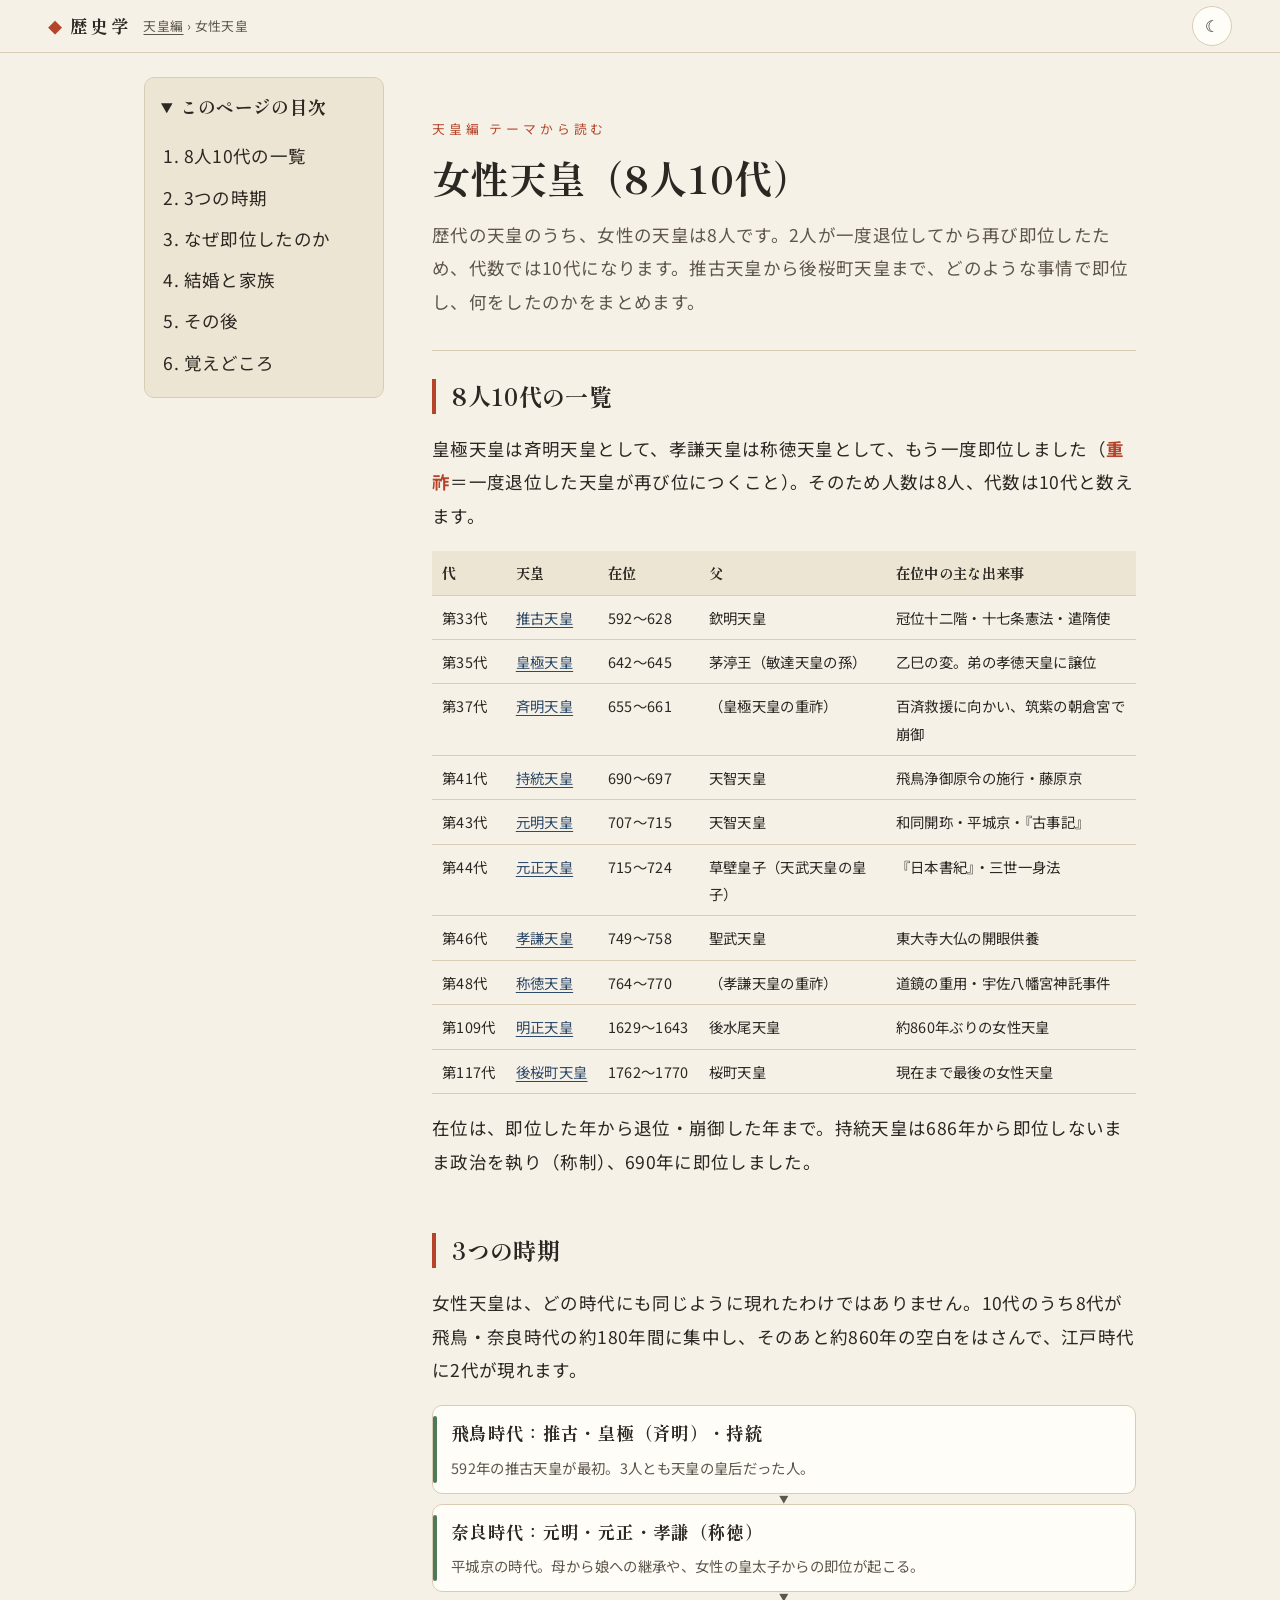
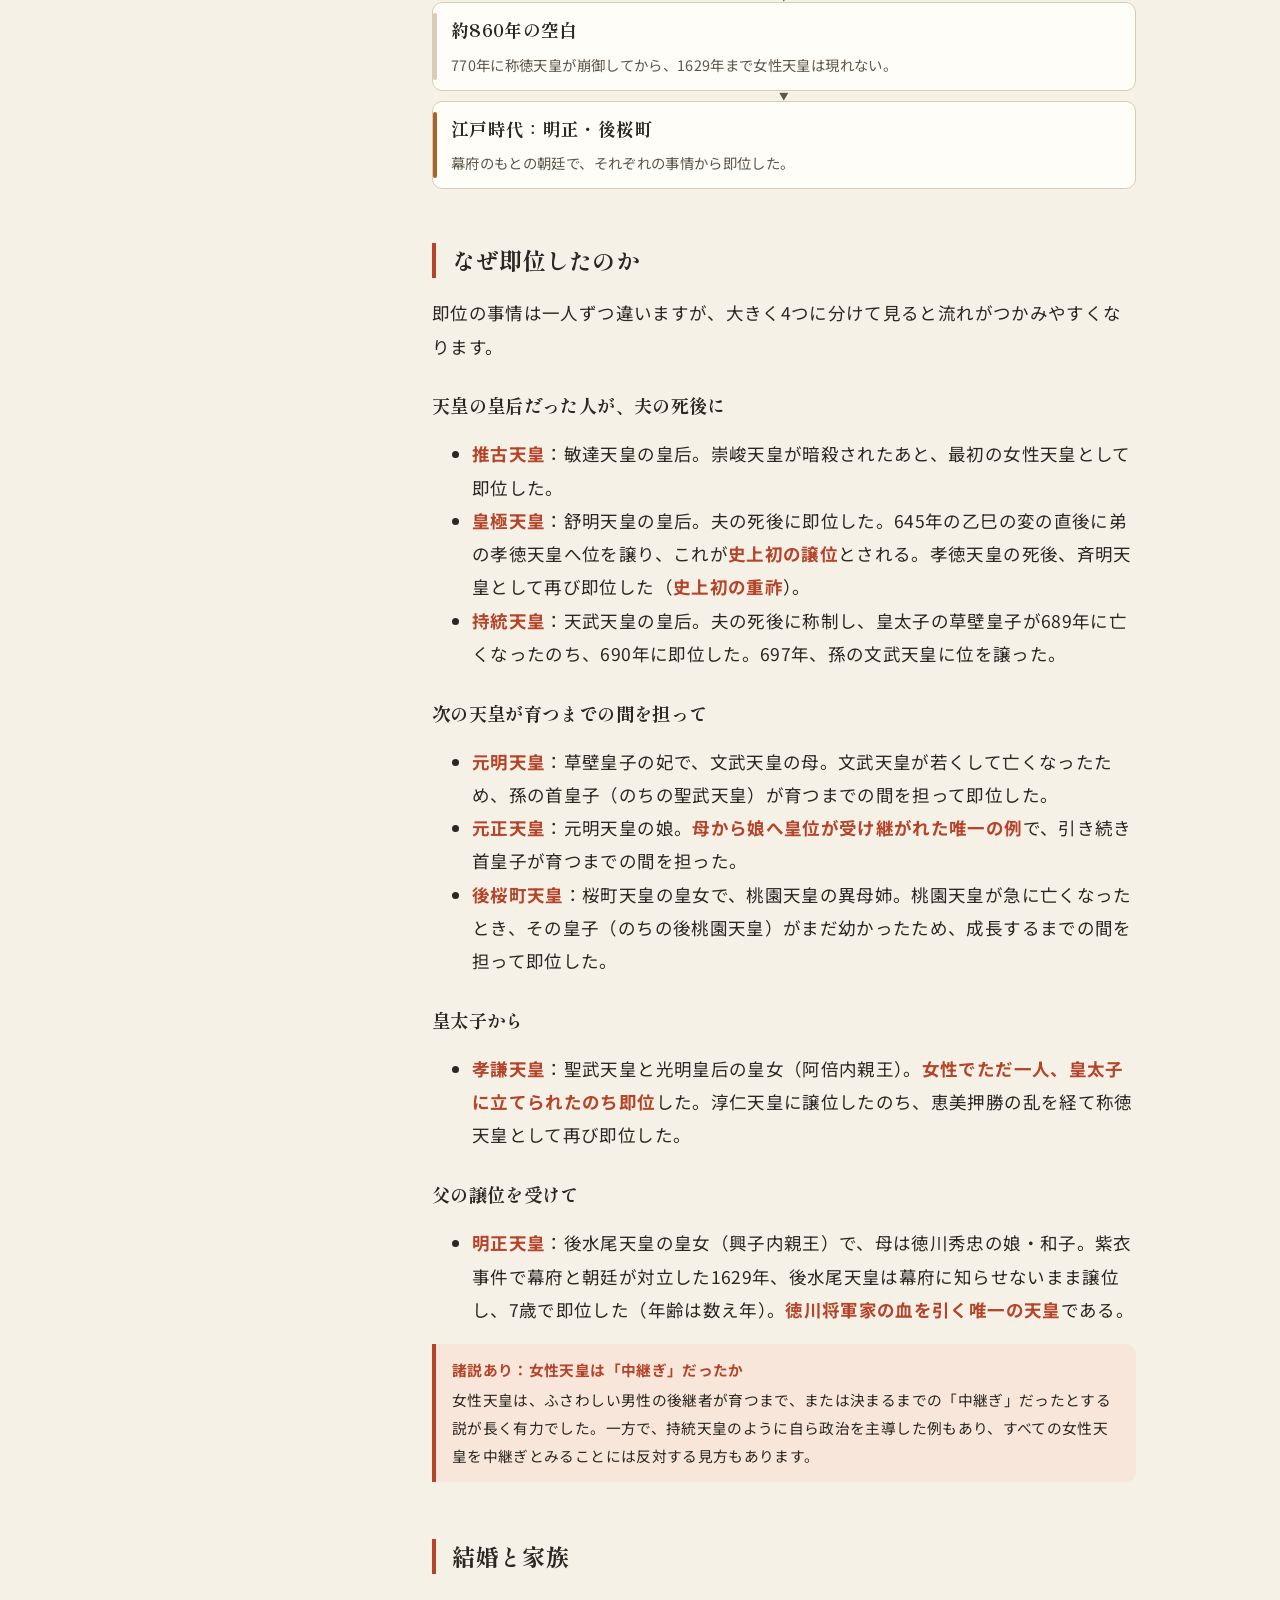
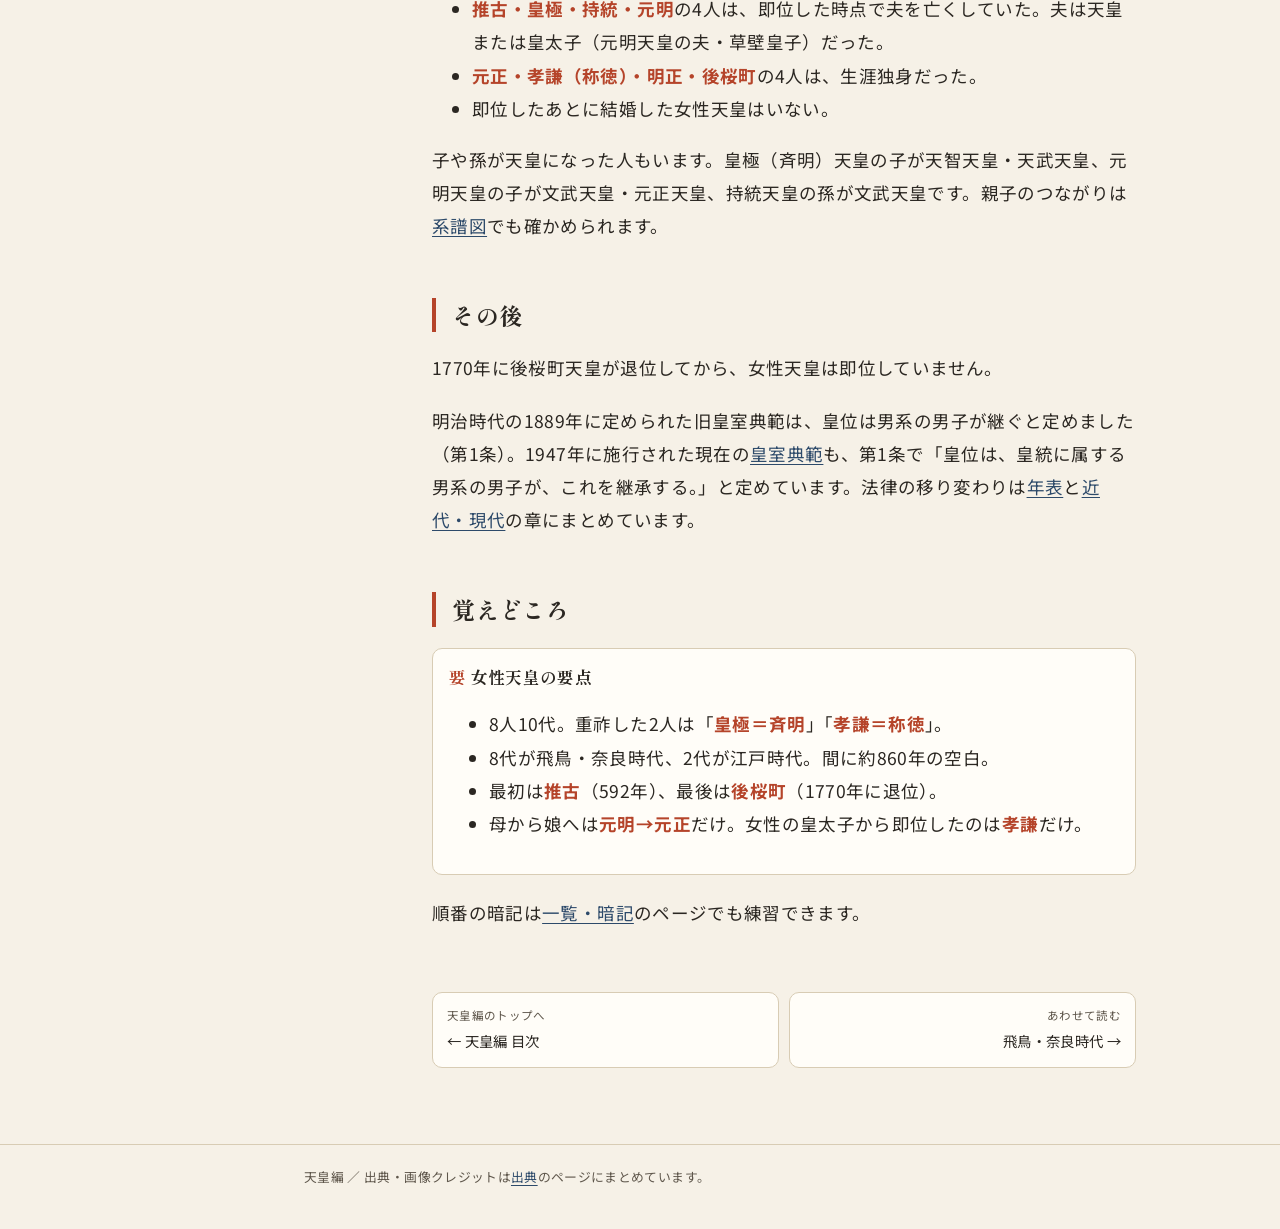
<file: 天皇編/theme-women.html>
<!doctype html>
<html lang="ja">
<head>
<meta charset="utf-8">
<meta name="viewport" content="width=device-width, initial-scale=1">
<title>女性天皇 8人10代</title>
<meta name="description" content="天皇編テーマ：推古天皇から後桜町天皇まで、女性天皇8人10代の即位の事情と事績">
<link rel="preconnect" href="https://fonts.googleapis.com">
<link rel="preconnect" href="https://fonts.gstatic.com" crossorigin>
<link href="https://fonts.googleapis.com/css2?family=Noto+Sans+JP:wght@400;700&family=Shippori+Mincho:wght@500;700;800&display=swap" rel="stylesheet">
<link rel="stylesheet" href="../assets/style.css">
<script src="../assets/common.js"></script>
</head>
<body>
<header class="site-header">
  <div class="wrap">
    <a class="site-logo" href="../index.html">歴史学</a>
    <span class="breadcrumb"><a href="index.html">天皇編</a> › 女性天皇</span>
    <button class="theme-toggle" type="button">☾</button>
  </div>
</header>

<main class="wrap doc">
  <div class="hero">
    <p class="eyebrow">天皇編 テーマから読む</p>
    <h1>女性天皇（8人10代）</h1>
    <p class="lead">歴代の天皇のうち、女性の天皇は8人です。2人が一度退位してから再び即位したため、代数では10代になります。推古天皇から後桜町天皇まで、どのような事情で即位し、何をしたのかをまとめます。</p>
  </div>

  <details class="toc" open>
    <summary>このページの目次</summary>
    <ol></ol>
  </details>

  <section>
    <h2 id="list">8人10代の一覧</h2>
    <p>皇極天皇は斉明天皇として、孝謙天皇は称徳天皇として、もう一度即位しました（<strong>重祚</strong>＝一度退位した天皇が再び位につくこと）。そのため人数は8人、代数は10代と数えます。</p>
    <div class="table-wrap">
      <table class="wide-table">
        <tr><th>代</th><th>天皇</th><th>在位</th><th>父</th><th>在位中の主な出来事</th></tr>
        <tr><td>第33代</td><td><a href="era-2.html#e33">推古天皇</a></td><td>592〜628</td><td>欽明天皇</td><td>冠位十二階・十七条憲法・遣隋使</td></tr>
        <tr><td>第35代</td><td><a href="era-2.html#e35">皇極天皇</a></td><td>642〜645</td><td>茅渟王（敏達天皇の孫）</td><td>乙巳の変。弟の孝徳天皇に譲位</td></tr>
        <tr><td>第37代</td><td><a href="era-2.html#e37">斉明天皇</a></td><td>655〜661</td><td>（皇極天皇の重祚）</td><td>百済救援に向かい、筑紫の朝倉宮で崩御</td></tr>
        <tr><td>第41代</td><td><a href="era-2.html#e41">持統天皇</a></td><td>690〜697</td><td>天智天皇</td><td>飛鳥浄御原令の施行・藤原京</td></tr>
        <tr><td>第43代</td><td><a href="era-2.html#e43">元明天皇</a></td><td>707〜715</td><td>天智天皇</td><td>和同開珎・平城京・『古事記』</td></tr>
        <tr><td>第44代</td><td><a href="era-2.html#e44">元正天皇</a></td><td>715〜724</td><td>草壁皇子（天武天皇の皇子）</td><td>『日本書紀』・三世一身法</td></tr>
        <tr><td>第46代</td><td><a href="era-2.html#e46">孝謙天皇</a></td><td>749〜758</td><td>聖武天皇</td><td>東大寺大仏の開眼供養</td></tr>
        <tr><td>第48代</td><td><a href="era-2.html#e48">称徳天皇</a></td><td>764〜770</td><td>（孝謙天皇の重祚）</td><td>道鏡の重用・宇佐八幡宮神託事件</td></tr>
        <tr><td>第109代</td><td><a href="era-5.html#e109">明正天皇</a></td><td>1629〜1643</td><td>後水尾天皇</td><td>約860年ぶりの女性天皇</td></tr>
        <tr><td>第117代</td><td><a href="era-5.html#e117">後桜町天皇</a></td><td>1762〜1770</td><td>桜町天皇</td><td>現在まで最後の女性天皇</td></tr>
      </table>
    </div>
    <p>在位は、即位した年から退位・崩御した年まで。持統天皇は686年から即位しないまま政治を執り（称制）、690年に即位しました。</p>
  </section>

  <section>
    <h2 id="periods">3つの時期</h2>
    <p>女性天皇は、どの時代にも同じように現れたわけではありません。10代のうち8代が飛鳥・奈良時代の約180年間に集中し、そのあと約860年の空白をはさんで、江戸時代に2代が現れます。</p>
    <ol class="flow">
      <li style="--c: var(--era-2)"><span class="flow-title">飛鳥時代：推古・皇極（斉明）・持統</span><span class="flow-body">592年の推古天皇が最初。3人とも天皇の皇后だった人。</span></li>
      <li style="--c: var(--era-2)"><span class="flow-title">奈良時代：元明・元正・孝謙（称徳）</span><span class="flow-body">平城京の時代。母から娘への継承や、女性の皇太子からの即位が起こる。</span></li>
      <li style="--c: var(--line)"><span class="flow-title">約860年の空白</span><span class="flow-body">770年に称徳天皇が崩御してから、1629年まで女性天皇は現れない。</span></li>
      <li style="--c: var(--era-5)"><span class="flow-title">江戸時代：明正・後桜町</span><span class="flow-body">幕府のもとの朝廷で、それぞれの事情から即位した。</span></li>
    </ol>
  </section>

  <section>
    <h2 id="why">なぜ即位したのか</h2>
    <p>即位の事情は一人ずつ違いますが、大きく4つに分けて見ると流れがつかみやすくなります。</p>

    <h3>天皇の皇后だった人が、夫の死後に</h3>
    <ul>
      <li><strong>推古天皇</strong>：敏達天皇の皇后。崇峻天皇が暗殺されたあと、最初の女性天皇として即位した。</li>
      <li><strong>皇極天皇</strong>：舒明天皇の皇后。夫の死後に即位した。645年の乙巳の変の直後に弟の孝徳天皇へ位を譲り、これが<strong>史上初の譲位</strong>とされる。孝徳天皇の死後、斉明天皇として再び即位した（<strong>史上初の重祚</strong>）。</li>
      <li><strong>持統天皇</strong>：天武天皇の皇后。夫の死後に称制し、皇太子の草壁皇子が689年に亡くなったのち、690年に即位した。697年、孫の文武天皇に位を譲った。</li>
    </ul>

    <h3>次の天皇が育つまでの間を担って</h3>
    <ul>
      <li><strong>元明天皇</strong>：草壁皇子の妃で、文武天皇の母。文武天皇が若くして亡くなったため、孫の首皇子（のちの聖武天皇）が育つまでの間を担って即位した。</li>
      <li><strong>元正天皇</strong>：元明天皇の娘。<strong>母から娘へ皇位が受け継がれた唯一の例</strong>で、引き続き首皇子が育つまでの間を担った。</li>
      <li><strong>後桜町天皇</strong>：桜町天皇の皇女で、桃園天皇の異母姉。桃園天皇が急に亡くなったとき、その皇子（のちの後桃園天皇）がまだ幼かったため、成長するまでの間を担って即位した。</li>
    </ul>

    <h3>皇太子から</h3>
    <ul>
      <li><strong>孝謙天皇</strong>：聖武天皇と光明皇后の皇女（阿倍内親王）。<strong>女性でただ一人、皇太子に立てられたのち即位</strong>した。淳仁天皇に譲位したのち、恵美押勝の乱を経て称徳天皇として再び即位した。</li>
    </ul>

    <h3>父の譲位を受けて</h3>
    <ul>
      <li><strong>明正天皇</strong>：後水尾天皇の皇女（興子内親王）で、母は徳川秀忠の娘・和子。紫衣事件で幕府と朝廷が対立した1629年、後水尾天皇は幕府に知らせないまま譲位し、7歳で即位した（年齢は数え年）。<strong>徳川将軍家の血を引く唯一の天皇</strong>である。</li>
    </ul>

    <div class="note">
      <span class="note-title">諸説あり：女性天皇は「中継ぎ」だったか</span>
      女性天皇は、ふさわしい男性の後継者が育つまで、または決まるまでの「中継ぎ」だったとする説が長く有力でした。一方で、持統天皇のように自ら政治を主導した例もあり、すべての女性天皇を中継ぎとみることには反対する見方もあります。
    </div>
  </section>

  <section>
    <h2 id="family">結婚と家族</h2>
    <ul>
      <li><strong>推古・皇極・持統・元明</strong>の4人は、即位した時点で夫を亡くしていた。夫は天皇または皇太子（元明天皇の夫・草壁皇子）だった。</li>
      <li><strong>元正・孝謙（称徳）・明正・後桜町</strong>の4人は、生涯独身だった。</li>
      <li>即位したあとに結婚した女性天皇はいない。</li>
    </ul>
    <p>子や孫が天皇になった人もいます。皇極（斉明）天皇の子が天智天皇・天武天皇、元明天皇の子が文武天皇・元正天皇、持統天皇の孫が文武天皇です。親子のつながりは<a href="genealogy.html">系譜図</a>でも確かめられます。</p>
  </section>

  <section>
    <h2 id="after">その後</h2>
    <p>1770年に後桜町天皇が退位してから、女性天皇は即位していません。</p>
    <p>明治時代の1889年に定められた旧皇室典範は、皇位は男系の男子が継ぐと定めました（第1条）。1947年に施行された現在の<a href="https://laws.e-gov.go.jp/law/322AC0000000003" target="_blank" rel="noopener">皇室典範</a>も、第1条で「皇位は、皇統に属する男系の男子が、これを継承する。」と定めています。法律の移り変わりは<a href="timeline.html">年表</a>と<a href="era-6.html">近代・現代</a>の章にまとめています。</p>
  </section>

  <section>
    <h2 id="memorize">覚えどころ</h2>
    <div class="point">
      <h3>女性天皇の要点</h3>
      <ul>
        <li>8人10代。重祚した2人は「<strong>皇極＝斉明</strong>」「<strong>孝謙＝称徳</strong>」。</li>
        <li>8代が飛鳥・奈良時代、2代が江戸時代。間に約860年の空白。</li>
        <li>最初は<strong>推古</strong>（592年）、最後は<strong>後桜町</strong>（1770年に退位）。</li>
        <li>母から娘へは<strong>元明→元正</strong>だけ。女性の皇太子から即位したのは<strong>孝謙</strong>だけ。</li>
      </ul>
    </div>
    <p>順番の暗記は<a href="list.html">一覧・暗記</a>のページでも練習できます。</p>
  </section>

  <nav class="pager">
    <a class="prev" href="index.html"><small>天皇編のトップへ</small>← 天皇編 目次</a>
    <a class="next" href="era-2.html#women"><small>あわせて読む</small>飛鳥・奈良時代 →</a>
  </nav>
</main>

<footer class="site-footer">
  <div class="wrap">天皇編 ／ 出典・画像クレジットは<a href="sources.html">出典</a>のページにまとめています。</div>
</footer>
</body>
</html>
</file>
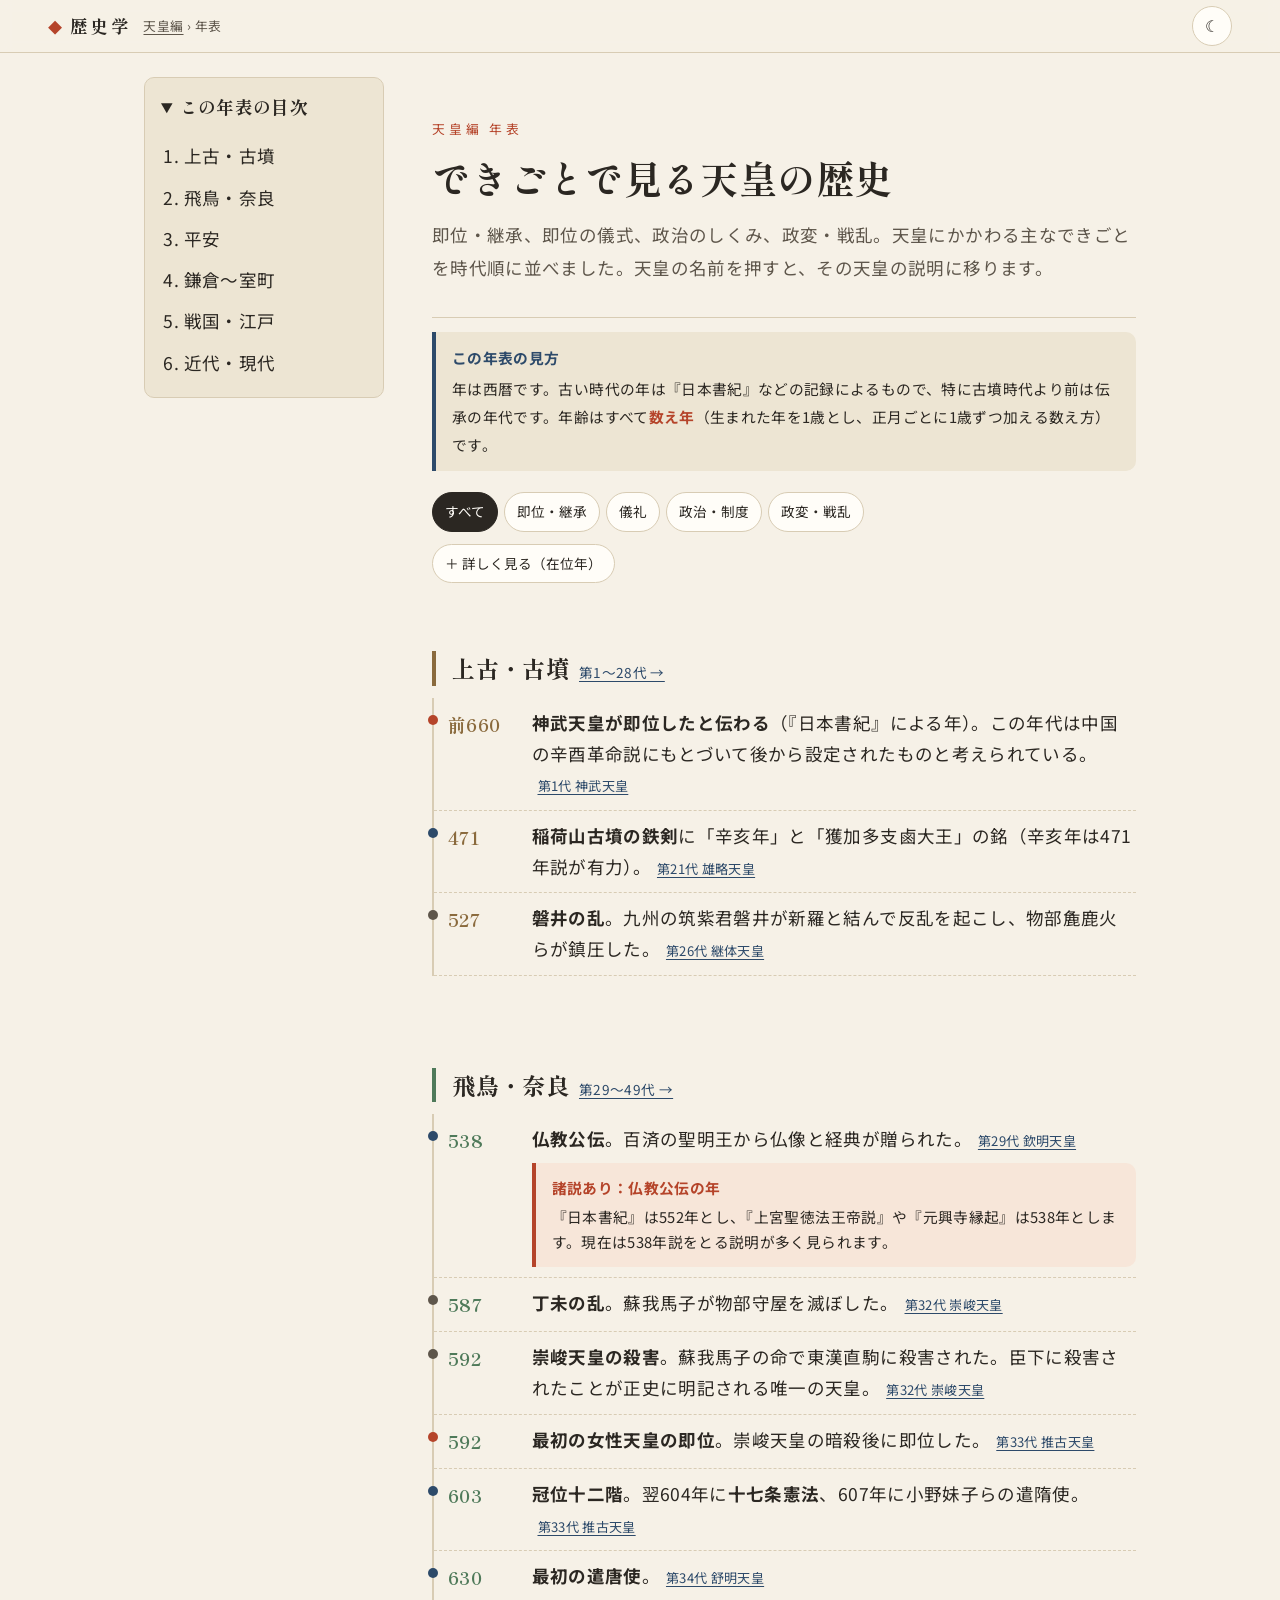
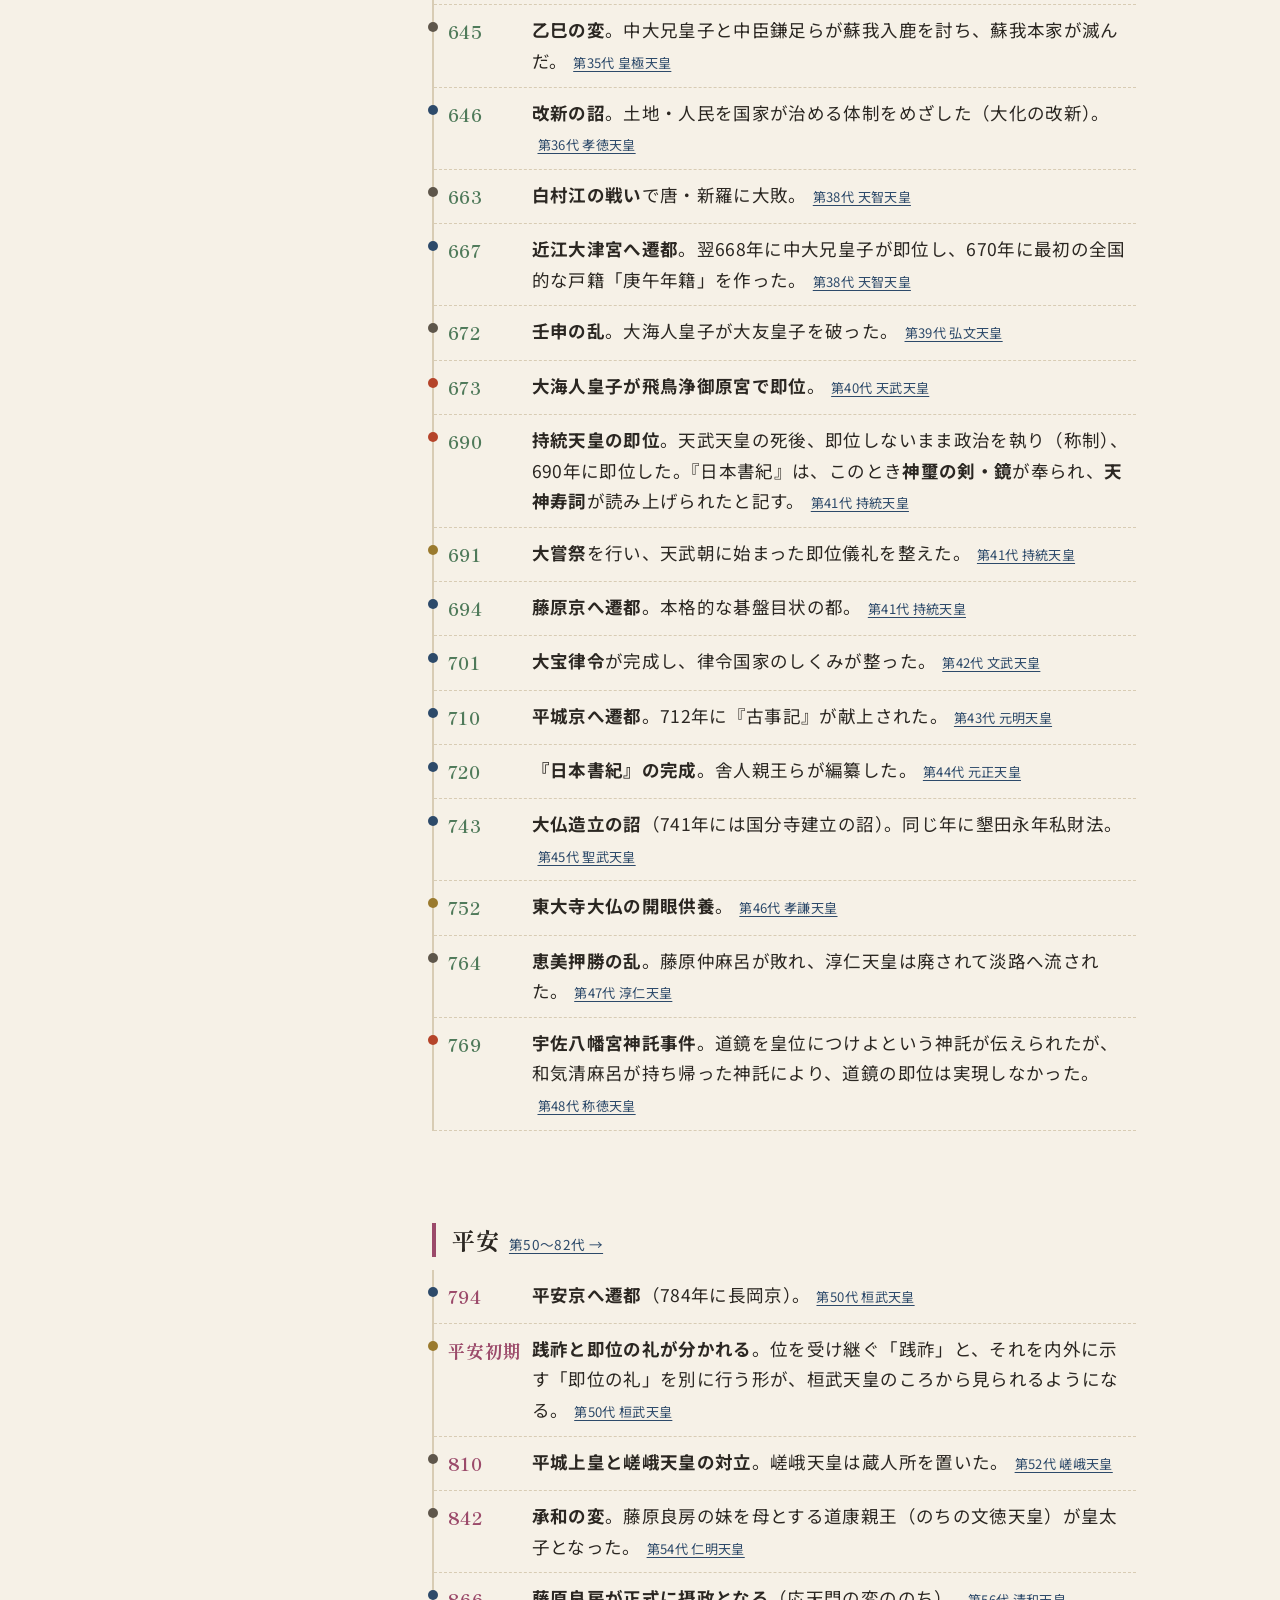
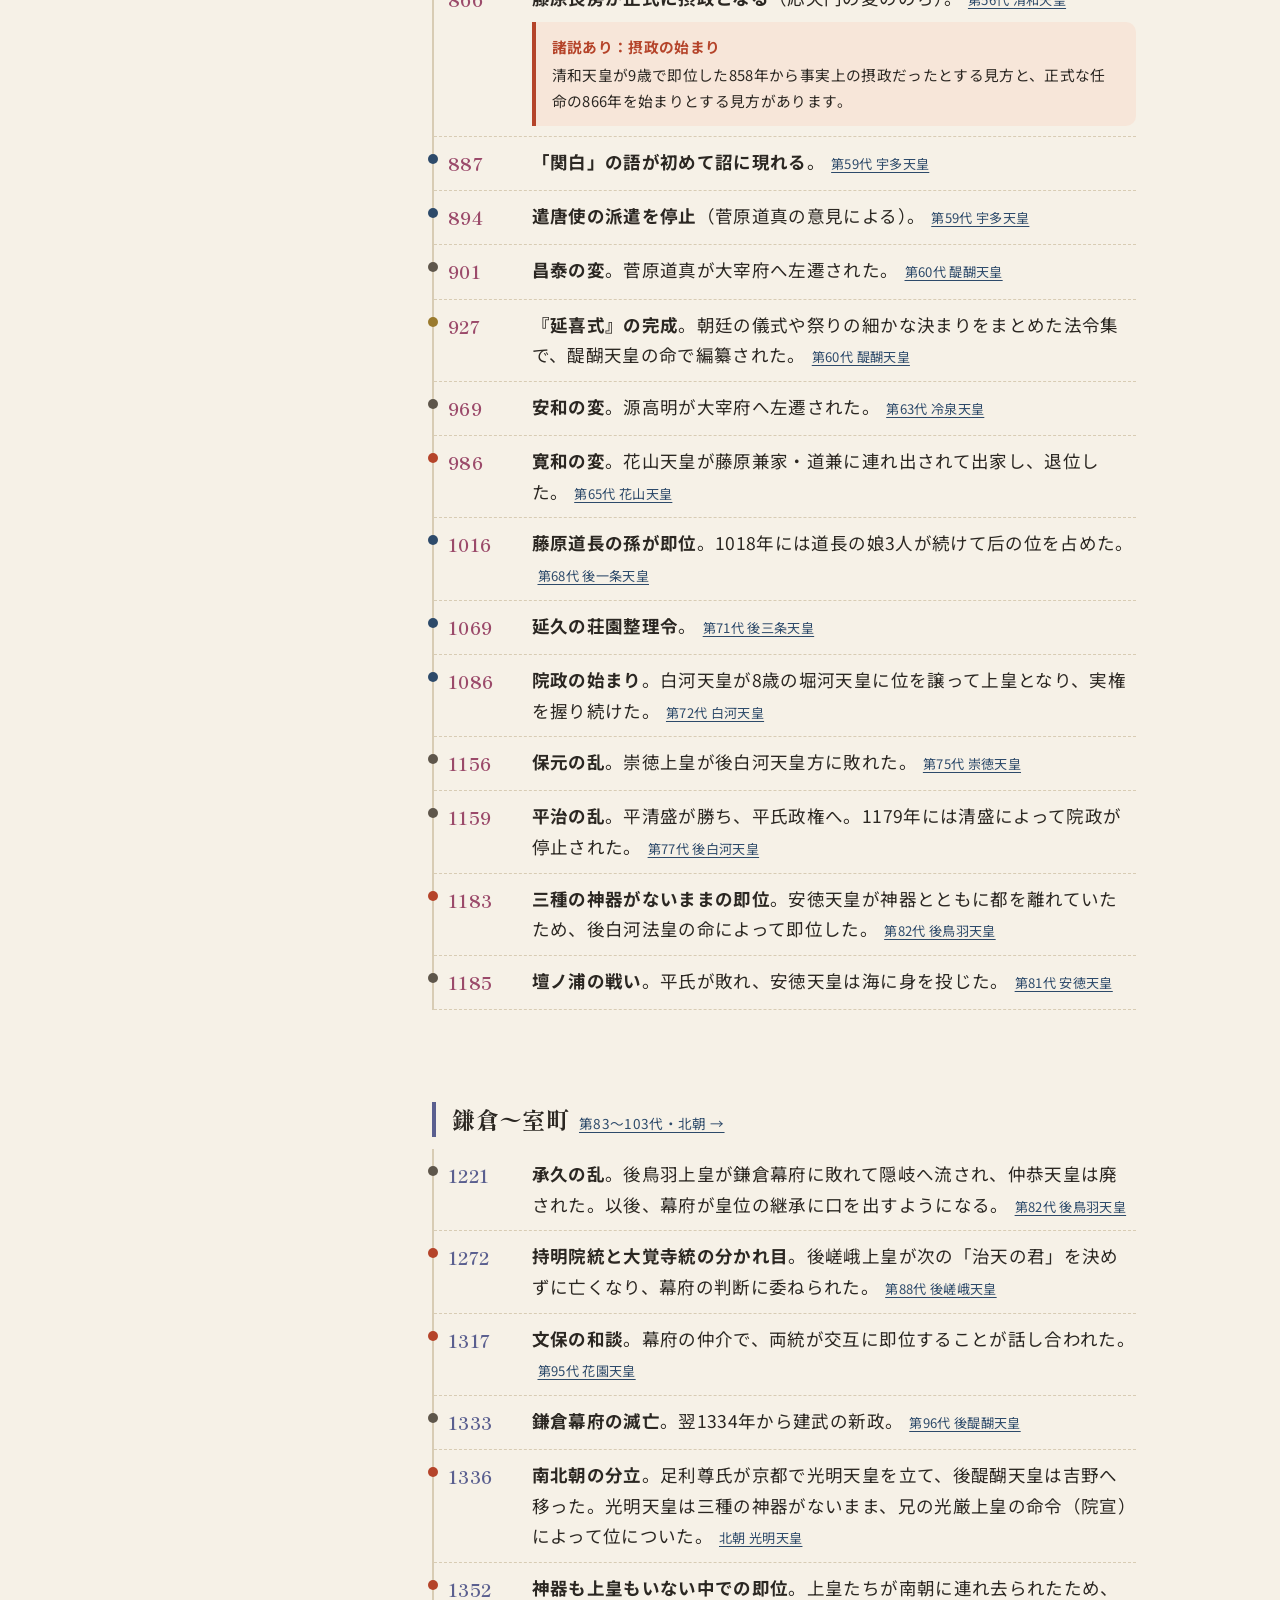
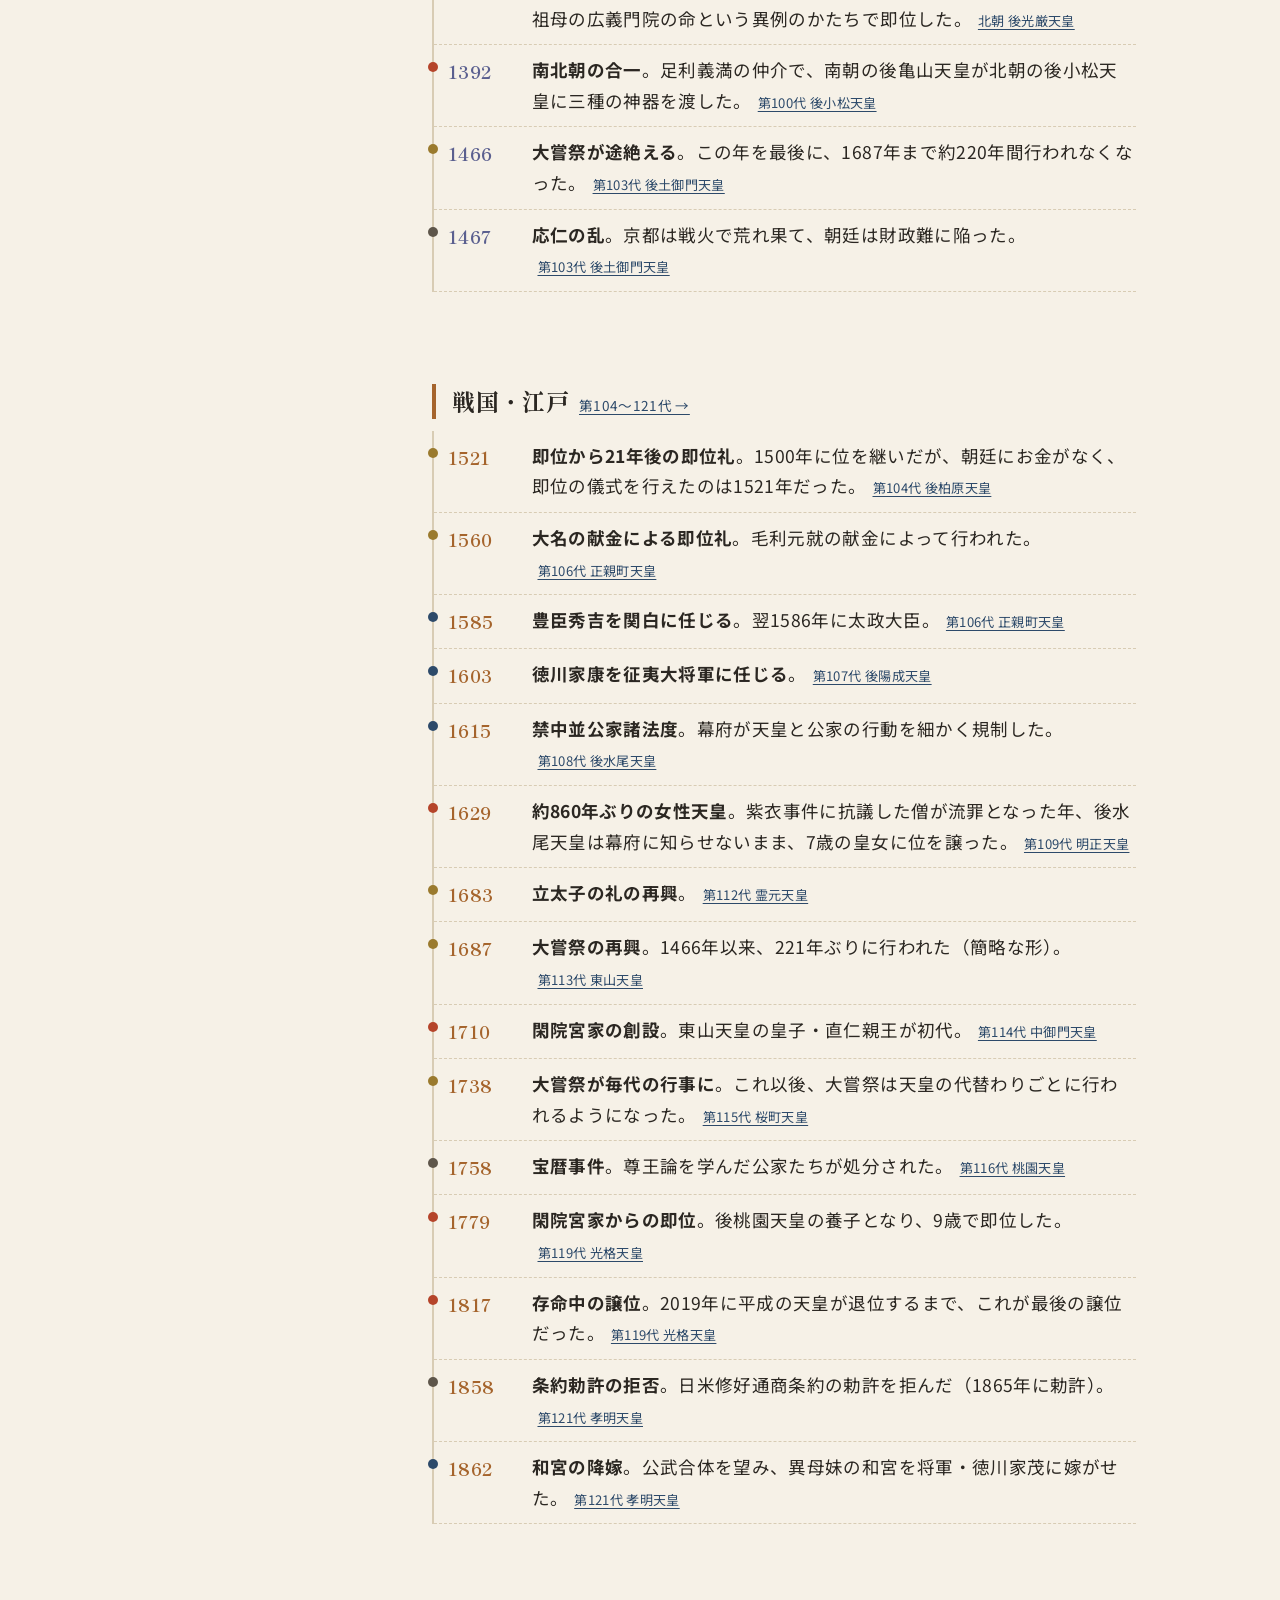
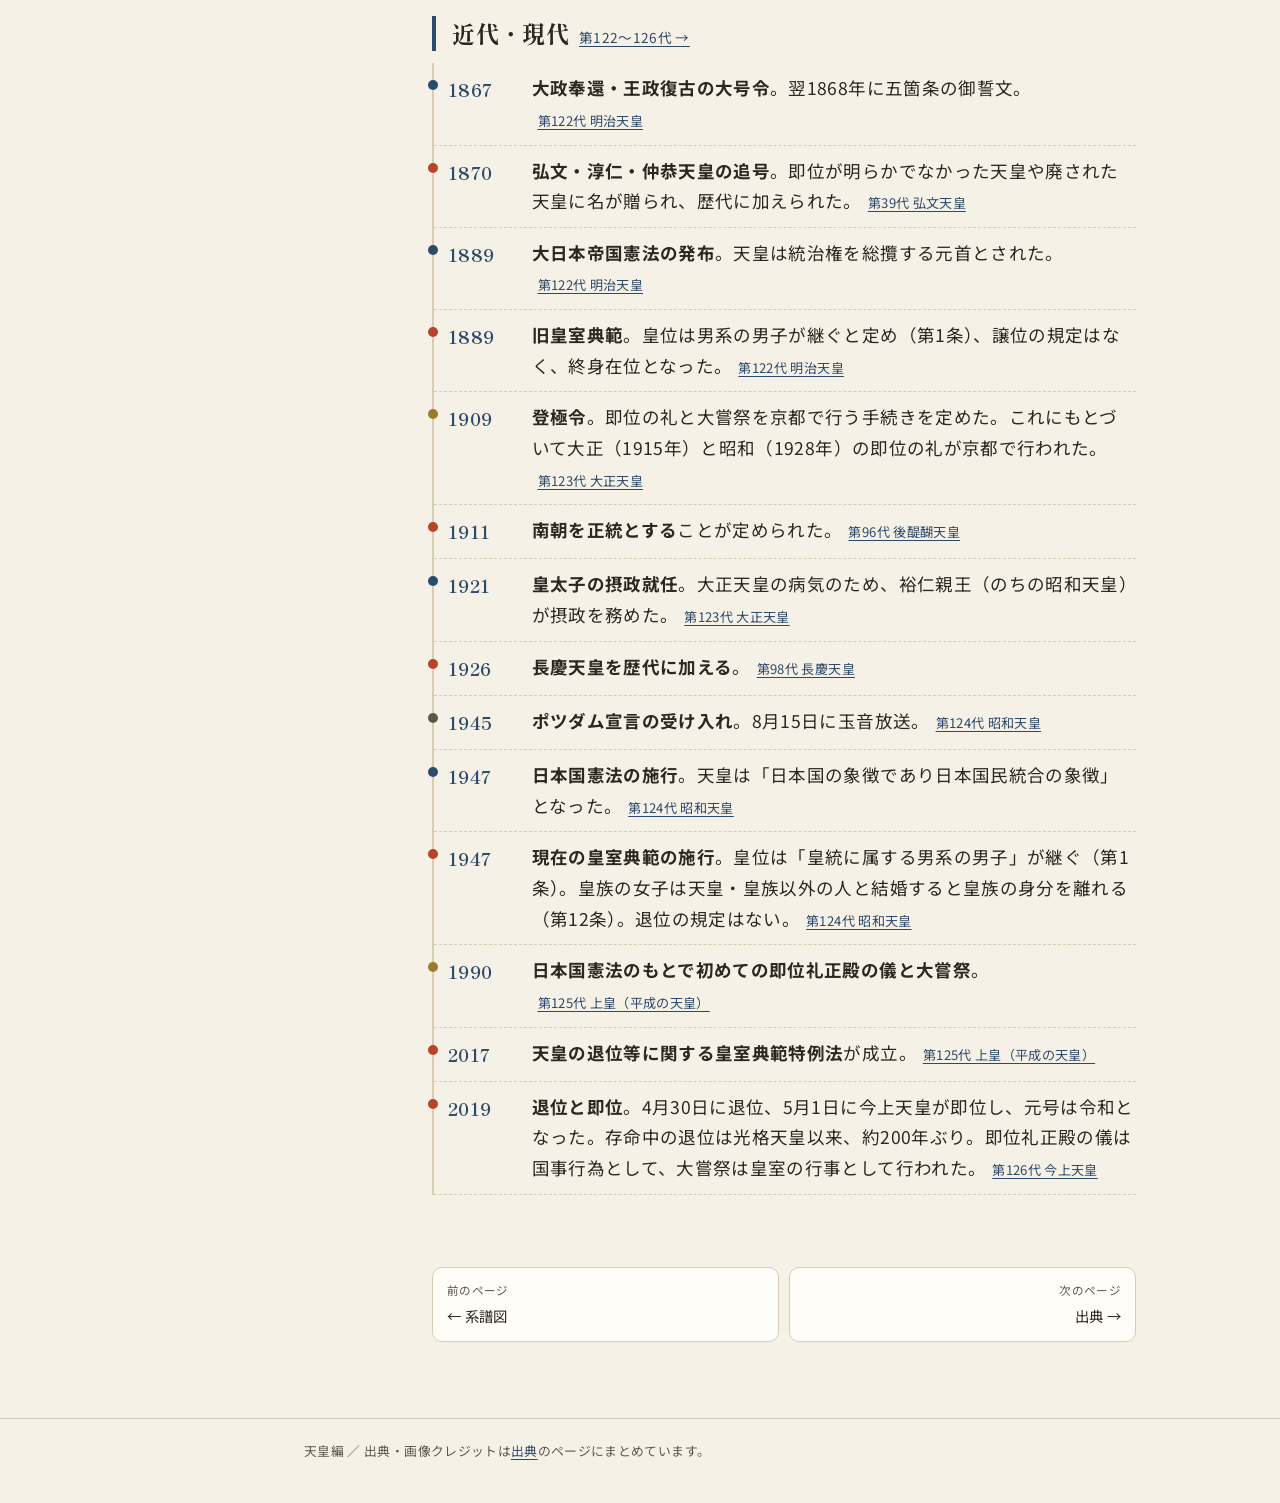
<file: 天皇編/timeline.html>
<!doctype html>
<html lang="ja">
<head>
<meta charset="utf-8">
<meta name="viewport" content="width=device-width, initial-scale=1">
<title>天皇編 年表</title>
<meta name="description" content="天皇編：即位・継承、儀礼、政治・制度、政変・戦乱のできごとを時代順にまとめた年表">
<link rel="preconnect" href="https://fonts.googleapis.com">
<link rel="preconnect" href="https://fonts.gstatic.com" crossorigin>
<link href="https://fonts.googleapis.com/css2?family=Noto+Sans+JP:wght@400;700&family=Shippori+Mincho:wght@500;700;800&display=swap" rel="stylesheet">
<link rel="stylesheet" href="../assets/style.css">
<script src="../assets/common.js"></script>
</head>
<body>
<header class="site-header">
  <div class="wrap">
    <a class="site-logo" href="../index.html">歴史学</a>
    <span class="breadcrumb"><a href="index.html">天皇編</a> › 年表</span>
    <button class="theme-toggle" type="button">☾</button>
  </div>
</header>

<main class="wrap doc">
  <div class="hero">
    <p class="eyebrow">天皇編 年表</p>
    <h1>できごとで見る天皇の歴史</h1>
    <p class="lead">即位・継承、即位の儀式、政治のしくみ、政変・戦乱。天皇にかかわる主なできごとを時代順に並べました。天皇の名前を押すと、その天皇の説明に移ります。</p>
  </div>

  <details class="toc" open>
    <summary>この年表の目次</summary>
    <ol></ol>
  </details>

  <div class="note info">
    <span class="note-title">この年表の見方</span>
    年は西暦です。古い時代の年は『日本書紀』などの記録によるもので、特に古墳時代より前は伝承の年代です。年齢はすべて<strong>数え年</strong>（生まれた年を1歳とし、正月ごとに1歳ずつ加える数え方）です。
  </div>

  <div class="chips" id="kind-chips" aria-label="種類で絞り込む">
    <button type="button" data-k="" aria-pressed="true">すべて</button>
    <button type="button" data-k="s" aria-pressed="false" style="--c: var(--shu)">即位・継承</button>
    <button type="button" data-k="r" aria-pressed="false" style="--c: var(--kin)">儀礼</button>
    <button type="button" data-k="g" aria-pressed="false" style="--c: var(--ai)">政治・制度</button>
    <button type="button" data-k="w" aria-pressed="false" style="--c: var(--ink-soft)">政変・戦乱</button>
  </div>
  <div class="chips">
    <button type="button" id="detail-btn" aria-pressed="false">＋ 詳しく見る（在位年）</button>
  </div>
  <div class="detail-hint" id="detail-hint" hidden>
    <p>在位は「位を継いだ年（即位・践祚した年）〜退位・崩御した年」。<span class="den">伝承</span>の印は『日本書紀』による伝承上の年。</p>
    <details>
      <summary>注記を見る</summary>
      <ul>
        <li>年は和暦の年に合わせている（年末の出来事は、西暦の暦に直すと翌年になることがある）。</li>
        <li><span class="den">伝承</span>の付いた年は『日本書紀』の記述によるもので、実際の年代とは考えられていない。</li>
        <li>継体〜欽明の年は史料によって食い違いがあり、弘文天皇は即位したかどうかにも諸説がある。</li>
        <li>天智・持統天皇は即位前に、即位しないまま政治を執った（称制）期間がある。</li>
        <li>1183〜1185年は、平家とともに西国へ移った安徳天皇と、京都で位を継いだ後鳥羽天皇の在位が重なる。</li>
        <li>南北朝時代（1336〜1392年）は南朝と北朝の天皇が並び立ち、後小松天皇は1392年の南北朝合一までは北朝の天皇として在位した。</li>
      </ul>
    </details>
  </div>

  <section style="--c: var(--era-1)">
    <div class="tl-head"><h2 id="era1">上古・古墳</h2><a href="era-1.html">第1〜28代 →</a></div>
    <ol class="tl">
      <li data-k="s"><span class="y">前660</span><div class="ev"><b>神武天皇が即位したと伝わる</b>（『日本書紀』による年）。この年代は中国の辛酉革命説にもとづいて後から設定されたものと考えられている。<a class="who" href="era-1.html#e1">第1代 神武天皇</a></div></li>
      <li data-k="g"><span class="y">471</span><div class="ev"><b>稲荷山古墳の鉄剣</b>に「辛亥年」と「獲加多支鹵大王」の銘（辛亥年は471年説が有力）。<a class="who" href="era-1.html#e21">第21代 雄略天皇</a></div></li>
      <li data-k="w"><span class="y">527</span><div class="ev"><b>磐井の乱</b>。九州の筑紫君磐井が新羅と結んで反乱を起こし、物部麁鹿火らが鎮圧した。<a class="who" href="era-1.html#e26">第26代 継体天皇</a></div></li>
    </ol>
  </section>

  <section style="--c: var(--era-2)">
    <div class="tl-head"><h2 id="era2">飛鳥・奈良</h2><a href="era-2.html">第29〜49代 →</a></div>
    <ol class="tl">
      <li data-k="g"><span class="y">538</span><div class="ev"><b>仏教公伝</b>。百済の聖明王から仏像と経典が贈られた。<a class="who" href="era-2.html#e29">第29代 欽明天皇</a>
        <div class="note"><span class="note-title">諸説あり：仏教公伝の年</span>『日本書紀』は552年とし、『上宮聖徳法王帝説』や『元興寺縁起』は538年とします。現在は538年説をとる説明が多く見られます。</div></div></li>
      <li data-k="w"><span class="y">587</span><div class="ev"><b>丁未の乱</b>。蘇我馬子が物部守屋を滅ぼした。<a class="who" href="era-2.html#e32">第32代 崇峻天皇</a></div></li>
      <li data-k="w"><span class="y">592</span><div class="ev"><b>崇峻天皇の殺害</b>。蘇我馬子の命で東漢直駒に殺害された。臣下に殺害されたことが正史に明記される唯一の天皇。<a class="who" href="era-2.html#e32">第32代 崇峻天皇</a></div></li>
      <li data-k="s"><span class="y">592</span><div class="ev"><b>最初の女性天皇の即位</b>。崇峻天皇の暗殺後に即位した。<a class="who" href="era-2.html#e33">第33代 推古天皇</a></div></li>
      <li data-k="g"><span class="y">603</span><div class="ev"><b>冠位十二階</b>。翌604年に<b>十七条憲法</b>、607年に小野妹子らの遣隋使。<a class="who" href="era-2.html#e33">第33代 推古天皇</a></div></li>
      <li data-k="g"><span class="y">630</span><div class="ev"><b>最初の遣唐使</b>。<a class="who" href="era-2.html#e34">第34代 舒明天皇</a></div></li>
      <li data-k="w"><span class="y">645</span><div class="ev"><b>乙巳の変</b>。中大兄皇子と中臣鎌足らが蘇我入鹿を討ち、蘇我本家が滅んだ。<a class="who" href="era-2.html#e35">第35代 皇極天皇</a></div></li>
      <li data-k="g"><span class="y">646</span><div class="ev"><b>改新の詔</b>。土地・人民を国家が治める体制をめざした（大化の改新）。<a class="who" href="era-2.html#e36">第36代 孝徳天皇</a></div></li>
      <li data-k="w"><span class="y">663</span><div class="ev"><b>白村江の戦い</b>で唐・新羅に大敗。<a class="who" href="era-2.html#e38">第38代 天智天皇</a></div></li>
      <li data-k="g"><span class="y">667</span><div class="ev"><b>近江大津宮へ遷都</b>。翌668年に中大兄皇子が即位し、670年に最初の全国的な戸籍「庚午年籍」を作った。<a class="who" href="era-2.html#e38">第38代 天智天皇</a></div></li>
      <li data-k="w"><span class="y">672</span><div class="ev"><b>壬申の乱</b>。大海人皇子が大友皇子を破った。<a class="who" href="era-2.html#e39">第39代 弘文天皇</a></div></li>
      <li data-k="s"><span class="y">673</span><div class="ev"><b>大海人皇子が飛鳥浄御原宮で即位</b>。<a class="who" href="era-2.html#e40">第40代 天武天皇</a></div></li>
      <li data-k="s"><span class="y">690</span><div class="ev"><b>持統天皇の即位</b>。天武天皇の死後、即位しないまま政治を執り（称制）、690年に即位した。『日本書紀』は、このとき<b>神璽の剣・鏡</b>が奉られ、<b>天神寿詞</b>が読み上げられたと記す。<a class="who" href="era-2.html#e41">第41代 持統天皇</a></div></li>
      <li data-k="r"><span class="y">691</span><div class="ev"><b>大嘗祭</b>を行い、天武朝に始まった即位儀礼を整えた。<a class="who" href="era-2.html#e41">第41代 持統天皇</a></div></li>
      <li data-k="g"><span class="y">694</span><div class="ev"><b>藤原京へ遷都</b>。本格的な碁盤目状の都。<a class="who" href="era-2.html#e41">第41代 持統天皇</a></div></li>
      <li data-k="g"><span class="y">701</span><div class="ev"><b>大宝律令</b>が完成し、律令国家のしくみが整った。<a class="who" href="era-2.html#e42">第42代 文武天皇</a></div></li>
      <li data-k="g"><span class="y">710</span><div class="ev"><b>平城京へ遷都</b>。712年に『古事記』が献上された。<a class="who" href="era-2.html#e43">第43代 元明天皇</a></div></li>
      <li data-k="g"><span class="y">720</span><div class="ev"><b>『日本書紀』の完成</b>。舎人親王らが編纂した。<a class="who" href="era-2.html#e44">第44代 元正天皇</a></div></li>
      <li data-k="g"><span class="y">743</span><div class="ev"><b>大仏造立の詔</b>（741年には国分寺建立の詔）。同じ年に墾田永年私財法。<a class="who" href="era-2.html#e45">第45代 聖武天皇</a></div></li>
      <li data-k="r"><span class="y">752</span><div class="ev"><b>東大寺大仏の開眼供養</b>。<a class="who" href="era-2.html#e46">第46代 孝謙天皇</a></div></li>
      <li data-k="w"><span class="y">764</span><div class="ev"><b>恵美押勝の乱</b>。藤原仲麻呂が敗れ、淳仁天皇は廃されて淡路へ流された。<a class="who" href="era-2.html#e47">第47代 淳仁天皇</a></div></li>
      <li data-k="s"><span class="y">769</span><div class="ev"><b>宇佐八幡宮神託事件</b>。道鏡を皇位につけよという神託が伝えられたが、和気清麻呂が持ち帰った神託により、道鏡の即位は実現しなかった。<a class="who" href="era-2.html#e48">第48代 称徳天皇</a></div></li>
    </ol>
  </section>

  <section style="--c: var(--era-3)">
    <div class="tl-head"><h2 id="era3">平安</h2><a href="era-3.html">第50〜82代 →</a></div>
    <ol class="tl">
      <li data-k="g"><span class="y">794</span><div class="ev"><b>平安京へ遷都</b>（784年に長岡京）。<a class="who" href="era-3.html#e50">第50代 桓武天皇</a></div></li>
      <li data-k="r"><span class="y">平安初期</span><div class="ev"><b>践祚と即位の礼が分かれる</b>。位を受け継ぐ「践祚」と、それを内外に示す「即位の礼」を別に行う形が、桓武天皇のころから見られるようになる。<a class="who" href="era-3.html#e50">第50代 桓武天皇</a></div></li>
      <li data-k="w"><span class="y">810</span><div class="ev"><b>平城上皇と嵯峨天皇の対立</b>。嵯峨天皇は蔵人所を置いた。<a class="who" href="era-3.html#e52">第52代 嵯峨天皇</a></div></li>
      <li data-k="w"><span class="y">842</span><div class="ev"><b>承和の変</b>。藤原良房の妹を母とする道康親王（のちの文徳天皇）が皇太子となった。<a class="who" href="era-3.html#e54">第54代 仁明天皇</a></div></li>
      <li data-k="g"><span class="y">866</span><div class="ev"><b>藤原良房が正式に摂政となる</b>（応天門の変ののち）。<a class="who" href="era-3.html#e56">第56代 清和天皇</a>
        <div class="note"><span class="note-title">諸説あり：摂政の始まり</span>清和天皇が9歳で即位した858年から事実上の摂政だったとする見方と、正式な任命の866年を始まりとする見方があります。</div></div></li>
      <li data-k="g"><span class="y">887</span><div class="ev"><b>「関白」の語が初めて詔に現れる</b>。<a class="who" href="era-3.html#e59">第59代 宇多天皇</a></div></li>
      <li data-k="g"><span class="y">894</span><div class="ev"><b>遣唐使の派遣を停止</b>（菅原道真の意見による）。<a class="who" href="era-3.html#e59">第59代 宇多天皇</a></div></li>
      <li data-k="w"><span class="y">901</span><div class="ev"><b>昌泰の変</b>。菅原道真が大宰府へ左遷された。<a class="who" href="era-3.html#e60">第60代 醍醐天皇</a></div></li>
      <li data-k="r"><span class="y">927</span><div class="ev"><b>『延喜式』の完成</b>。朝廷の儀式や祭りの細かな決まりをまとめた法令集で、醍醐天皇の命で編纂された。<a class="who" href="era-3.html#e60">第60代 醍醐天皇</a></div></li>
      <li data-k="w"><span class="y">969</span><div class="ev"><b>安和の変</b>。源高明が大宰府へ左遷された。<a class="who" href="era-3.html#e63">第63代 冷泉天皇</a></div></li>
      <li data-k="s"><span class="y">986</span><div class="ev"><b>寛和の変</b>。花山天皇が藤原兼家・道兼に連れ出されて出家し、退位した。<a class="who" href="era-3.html#e65">第65代 花山天皇</a></div></li>
      <li data-k="g"><span class="y">1016</span><div class="ev"><b>藤原道長の孫が即位</b>。1018年には道長の娘3人が続けて后の位を占めた。<a class="who" href="era-3.html#e68">第68代 後一条天皇</a></div></li>
      <li data-k="g"><span class="y">1069</span><div class="ev"><b>延久の荘園整理令</b>。<a class="who" href="era-3.html#e71">第71代 後三条天皇</a></div></li>
      <li data-k="g"><span class="y">1086</span><div class="ev"><b>院政の始まり</b>。白河天皇が8歳の堀河天皇に位を譲って上皇となり、実権を握り続けた。<a class="who" href="era-3.html#e72">第72代 白河天皇</a></div></li>
      <li data-k="w"><span class="y">1156</span><div class="ev"><b>保元の乱</b>。崇徳上皇が後白河天皇方に敗れた。<a class="who" href="era-3.html#e75">第75代 崇徳天皇</a></div></li>
      <li data-k="w"><span class="y">1159</span><div class="ev"><b>平治の乱</b>。平清盛が勝ち、平氏政権へ。1179年には清盛によって院政が停止された。<a class="who" href="era-3.html#e77">第77代 後白河天皇</a></div></li>
      <li data-k="s"><span class="y">1183</span><div class="ev"><b>三種の神器がないままの即位</b>。安徳天皇が神器とともに都を離れていたため、後白河法皇の命によって即位した。<a class="who" href="era-3.html#e82">第82代 後鳥羽天皇</a></div></li>
      <li data-k="w"><span class="y">1185</span><div class="ev"><b>壇ノ浦の戦い</b>。平氏が敗れ、安徳天皇は海に身を投じた。<a class="who" href="era-3.html#e81">第81代 安徳天皇</a></div></li>
    </ol>
  </section>

  <section style="--c: var(--era-4)">
    <div class="tl-head"><h2 id="era4">鎌倉〜室町</h2><a href="era-4.html">第83〜103代・北朝 →</a></div>
    <ol class="tl">
      <li data-k="w"><span class="y">1221</span><div class="ev"><b>承久の乱</b>。後鳥羽上皇が鎌倉幕府に敗れて隠岐へ流され、仲恭天皇は廃された。以後、幕府が皇位の継承に口を出すようになる。<a class="who" href="era-3.html#e82">第82代 後鳥羽天皇</a></div></li>
      <li data-k="s"><span class="y">1272</span><div class="ev"><b>持明院統と大覚寺統の分かれ目</b>。後嵯峨上皇が次の「治天の君」を決めずに亡くなり、幕府の判断に委ねられた。<a class="who" href="era-4.html#e88">第88代 後嵯峨天皇</a></div></li>
      <li data-k="s"><span class="y">1317</span><div class="ev"><b>文保の和談</b>。幕府の仲介で、両統が交互に即位することが話し合われた。<a class="who" href="era-4.html#e95">第95代 花園天皇</a></div></li>
      <li data-k="w"><span class="y">1333</span><div class="ev"><b>鎌倉幕府の滅亡</b>。翌1334年から建武の新政。<a class="who" href="era-4.html#e96">第96代 後醍醐天皇</a></div></li>
      <li data-k="s"><span class="y">1336</span><div class="ev"><b>南北朝の分立</b>。足利尊氏が京都で光明天皇を立て、後醍醐天皇は吉野へ移った。光明天皇は三種の神器がないまま、兄の光厳上皇の命令（院宣）によって位についた。<a class="who" href="era-4.html#h2">北朝 光明天皇</a></div></li>
      <li data-k="s"><span class="y">1352</span><div class="ev"><b>神器も上皇もいない中での即位</b>。上皇たちが南朝に連れ去られたため、祖母の広義門院の命という異例のかたちで即位した。<a class="who" href="era-4.html#h4">北朝 後光厳天皇</a></div></li>
      <li data-k="s"><span class="y">1392</span><div class="ev"><b>南北朝の合一</b>。足利義満の仲介で、南朝の後亀山天皇が北朝の後小松天皇に三種の神器を渡した。<a class="who" href="era-4.html#e100">第100代 後小松天皇</a></div></li>
      <li data-k="r"><span class="y">1466</span><div class="ev"><b>大嘗祭が途絶える</b>。この年を最後に、1687年まで約220年間行われなくなった。<a class="who" href="era-4.html#e103">第103代 後土御門天皇</a></div></li>
      <li data-k="w"><span class="y">1467</span><div class="ev"><b>応仁の乱</b>。京都は戦火で荒れ果て、朝廷は財政難に陥った。<a class="who" href="era-4.html#e103">第103代 後土御門天皇</a></div></li>
    </ol>
  </section>

  <section style="--c: var(--era-5)">
    <div class="tl-head"><h2 id="era5">戦国・江戸</h2><a href="era-5.html">第104〜121代 →</a></div>
    <ol class="tl">
      <li data-k="r"><span class="y">1521</span><div class="ev"><b>即位から21年後の即位礼</b>。1500年に位を継いだが、朝廷にお金がなく、即位の儀式を行えたのは1521年だった。<a class="who" href="era-5.html#e104">第104代 後柏原天皇</a></div></li>
      <li data-k="r"><span class="y">1560</span><div class="ev"><b>大名の献金による即位礼</b>。毛利元就の献金によって行われた。<a class="who" href="era-5.html#e106">第106代 正親町天皇</a></div></li>
      <li data-k="g"><span class="y">1585</span><div class="ev"><b>豊臣秀吉を関白に任じる</b>。翌1586年に太政大臣。<a class="who" href="era-5.html#e106">第106代 正親町天皇</a></div></li>
      <li data-k="g"><span class="y">1603</span><div class="ev"><b>徳川家康を征夷大将軍に任じる</b>。<a class="who" href="era-5.html#e107">第107代 後陽成天皇</a></div></li>
      <li data-k="g"><span class="y">1615</span><div class="ev"><b>禁中並公家諸法度</b>。幕府が天皇と公家の行動を細かく規制した。<a class="who" href="era-5.html#e108">第108代 後水尾天皇</a></div></li>
      <li data-k="s"><span class="y">1629</span><div class="ev"><b>約860年ぶりの女性天皇</b>。紫衣事件に抗議した僧が流罪となった年、後水尾天皇は幕府に知らせないまま、7歳の皇女に位を譲った。<a class="who" href="era-5.html#e109">第109代 明正天皇</a></div></li>
      <li data-k="r"><span class="y">1683</span><div class="ev"><b>立太子の礼の再興</b>。<a class="who" href="era-5.html#e112">第112代 霊元天皇</a></div></li>
      <li data-k="r"><span class="y">1687</span><div class="ev"><b>大嘗祭の再興</b>。1466年以来、221年ぶりに行われた（簡略な形）。<a class="who" href="era-5.html#e113">第113代 東山天皇</a></div></li>
      <li data-k="s"><span class="y">1710</span><div class="ev"><b>閑院宮家の創設</b>。東山天皇の皇子・直仁親王が初代。<a class="who" href="era-5.html#e114">第114代 中御門天皇</a></div></li>
      <li data-k="r"><span class="y">1738</span><div class="ev"><b>大嘗祭が毎代の行事に</b>。これ以後、大嘗祭は天皇の代替わりごとに行われるようになった。<a class="who" href="era-5.html#e115">第115代 桜町天皇</a></div></li>
      <li data-k="w"><span class="y">1758</span><div class="ev"><b>宝暦事件</b>。尊王論を学んだ公家たちが処分された。<a class="who" href="era-5.html#e116">第116代 桃園天皇</a></div></li>
      <li data-k="s"><span class="y">1779</span><div class="ev"><b>閑院宮家からの即位</b>。後桃園天皇の養子となり、9歳で即位した。<a class="who" href="era-5.html#e119">第119代 光格天皇</a></div></li>
      <li data-k="s"><span class="y">1817</span><div class="ev"><b>存命中の譲位</b>。2019年に平成の天皇が退位するまで、これが最後の譲位だった。<a class="who" href="era-5.html#e119">第119代 光格天皇</a></div></li>
      <li data-k="w"><span class="y">1858</span><div class="ev"><b>条約勅許の拒否</b>。日米修好通商条約の勅許を拒んだ（1865年に勅許）。<a class="who" href="era-5.html#e121">第121代 孝明天皇</a></div></li>
      <li data-k="g"><span class="y">1862</span><div class="ev"><b>和宮の降嫁</b>。公武合体を望み、異母妹の和宮を将軍・徳川家茂に嫁がせた。<a class="who" href="era-5.html#e121">第121代 孝明天皇</a></div></li>
    </ol>
  </section>

  <section style="--c: var(--era-6)">
    <div class="tl-head"><h2 id="era6">近代・現代</h2><a href="era-6.html">第122〜126代 →</a></div>
    <ol class="tl">
      <li data-k="g"><span class="y">1867</span><div class="ev"><b>大政奉還・王政復古の大号令</b>。翌1868年に五箇条の御誓文。<a class="who" href="era-6.html#e122">第122代 明治天皇</a></div></li>
      <li data-k="s"><span class="y">1870</span><div class="ev"><b>弘文・淳仁・仲恭天皇の追号</b>。即位が明らかでなかった天皇や廃された天皇に名が贈られ、歴代に加えられた。<a class="who" href="era-2.html#e39">第39代 弘文天皇</a></div></li>
      <li data-k="g"><span class="y">1889</span><div class="ev"><b>大日本帝国憲法の発布</b>。天皇は統治権を総攬する元首とされた。<a class="who" href="era-6.html#e122">第122代 明治天皇</a></div></li>
      <li data-k="s"><span class="y">1889</span><div class="ev"><b>旧皇室典範</b>。皇位は男系の男子が継ぐと定め（第1条）、譲位の規定はなく、終身在位となった。<a class="who" href="era-6.html#e122">第122代 明治天皇</a></div></li>
      <li data-k="r"><span class="y">1909</span><div class="ev"><b>登極令</b>。即位の礼と大嘗祭を京都で行う手続きを定めた。これにもとづいて大正（1915年）と昭和（1928年）の即位の礼が京都で行われた。<a class="who" href="era-6.html#e123">第123代 大正天皇</a></div></li>
      <li data-k="s"><span class="y">1911</span><div class="ev"><b>南朝を正統とする</b>ことが定められた。<a class="who" href="era-4.html#e96">第96代 後醍醐天皇</a></div></li>
      <li data-k="g"><span class="y">1921</span><div class="ev"><b>皇太子の摂政就任</b>。大正天皇の病気のため、裕仁親王（のちの昭和天皇）が摂政を務めた。<a class="who" href="era-6.html#e123">第123代 大正天皇</a></div></li>
      <li data-k="s"><span class="y">1926</span><div class="ev"><b>長慶天皇を歴代に加える</b>。<a class="who" href="era-4.html#e98">第98代 長慶天皇</a></div></li>
      <li data-k="w"><span class="y">1945</span><div class="ev"><b>ポツダム宣言の受け入れ</b>。8月15日に玉音放送。<a class="who" href="era-6.html#e124">第124代 昭和天皇</a></div></li>
      <li data-k="g"><span class="y">1947</span><div class="ev"><b>日本国憲法の施行</b>。天皇は「日本国の象徴であり日本国民統合の象徴」となった。<a class="who" href="era-6.html#e124">第124代 昭和天皇</a></div></li>
      <li data-k="s"><span class="y">1947</span><div class="ev"><b>現在の皇室典範の施行</b>。皇位は「皇統に属する男系の男子」が継ぐ（第1条）。皇族の女子は天皇・皇族以外の人と結婚すると皇族の身分を離れる（第12条）。退位の規定はない。<a class="who" href="era-6.html#e124">第124代 昭和天皇</a></div></li>
      <li data-k="r"><span class="y">1990</span><div class="ev"><b>日本国憲法のもとで初めての即位礼正殿の儀と大嘗祭</b>。<a class="who" href="era-6.html#e125">第125代 上皇（平成の天皇）</a></div></li>
      <li data-k="s"><span class="y">2017</span><div class="ev"><b>天皇の退位等に関する皇室典範特例法</b>が成立。<a class="who" href="era-6.html#e125">第125代 上皇（平成の天皇）</a></div></li>
      <li data-k="s"><span class="y">2019</span><div class="ev"><b>退位と即位</b>。4月30日に退位、5月1日に今上天皇が即位し、元号は令和となった。存命中の退位は光格天皇以来、約200年ぶり。即位礼正殿の儀は国事行為として、大嘗祭は皇室の行事として行われた。<a class="who" href="era-6.html#e126">第126代 今上天皇</a></div></li>
    </ol>
  </section>

  <nav class="pager">
    <a class="prev" href="genealogy.html"><small>前のページ</small>← 系譜図</a>
    <a class="next" href="sources.html"><small>次のページ</small>出典 →</a>
  </nav>
</main>

<footer class="site-footer">
  <div class="wrap">天皇編 ／ 出典・画像クレジットは<a href="sources.html">出典</a>のページにまとめています。</div>
</footer>

<script src="data/emperors.js"></script>
<script>
// 種類で絞り込む（該当なしの時代は見出しごと隠す）＋「詳しく見る」で在位年を表示
(function () {
  var chips = document.getElementById("kind-chips");
  var btn = document.getElementById("detail-btn");
  var hint = document.getElementById("detail-hint");
  var kind = "", detail = false;
  function fmt(y) { return y < 0 ? "前" + (-y) : String(y); }
  function yearOf(li) { var t = li.querySelector(".y").textContent; var n = parseInt(t.replace("前", "-"), 10); return n; }
  function reign(e) { return "在位 " + fmt(e.r[0]) + (e.r[1] === e.r[0] ? "" : "〜" + (e.r[1] === null ? "" : fmt(e.r[1]))); }
  function den(e) { return e.den ? '<span class="den">伝承</span>' : ""; }
  var lists = document.querySelectorAll(".tl");
  (window.EMPERORS || []).forEach(function (e) {
    if (!e.r) return;
    var id = (e.hokucho ? "h" : "e") + e.n;
    var page = "era-" + e.era + ".html";
    var label = (e.hokucho ? "北朝第" : "第") + e.n + "代 " + (e.lbl || e.name);
    var ol = lists[e.era - 1];
    var dup = false;
    document.querySelectorAll('.tl .who[href$="#' + id + '"]').forEach(function (a) {
      var s = document.createElement("span");
      s.className = "rn";
      s.innerHTML = "（" + reign(e) + "）" + den(e);
      a.after(s);
      var li = a.closest("li");
      if (li.getAttribute("data-k") === "s" && yearOf(li) === e.r[0]) dup = true;
    });
    if (dup || !ol) return;
    var li = document.createElement("li");
    li.className = "rd";
    li.setAttribute("data-k", "s");
    li.innerHTML = '<span class="y">' + fmt(e.r[0]) + '</span><div class="ev"><b>' + (e.lbl || e.name) + "が即位</b>（" + reign(e) + "）" + den(e) +
      '<a class="who" href="' + page + "#" + id + '">' + label + "</a></div>";
    var next = null;
    ol.querySelectorAll(":scope > li").forEach(function (x) { if (!next && yearOf(x) > e.r[0]) next = x; });
    ol.insertBefore(li, next);
  });
  function apply() {
    document.body.classList.toggle("detail-on", detail);
    btn.setAttribute("aria-pressed", detail ? "true" : "false");
    btn.textContent = (detail ? "－ 詳しく見る" : "＋ 詳しく見る") + "（在位年）";
    hint.hidden = !detail;
    lists.forEach(function (ol) {
      var shown = 0;
      ol.querySelectorAll(":scope > li").forEach(function (li) {
        var on = (!kind || li.getAttribute("data-k") === kind) && (detail || !li.classList.contains("rd"));
        li.hidden = !on;
        if (on) shown++;
      });
      ol.parentNode.hidden = shown === 0;
    });
  }
  chips.addEventListener("click", function (ev) {
    var b = ev.target.closest("button");
    if (!b) return;
    kind = b.getAttribute("data-k");
    chips.querySelectorAll("button").forEach(function (x) { x.setAttribute("aria-pressed", x === b ? "true" : "false"); });
    apply();
  });
  btn.addEventListener("click", function () {
    detail = !detail;
    try { localStorage.setItem("tl-detail", detail ? "1" : ""); } catch (e) {}
    apply();
  });
  try { detail = localStorage.getItem("tl-detail") === "1"; } catch (e) {}
  apply();
})();
</script>
</body>
</html>
</file>
<file: assets/style.css>
/* =========================================================
   歴史学 共通スタイル
   すべての「〇〇編」はこのファイルを読み込む。
   色・フォント・余白は :root の変数だけを変更すること。
   ========================================================= */

:root {
  /* 色（和色） */
  --paper: #f6f1e7;      /* 生成り：背景 */
  --paper-2: #ede5d3;    /* 一段濃い生成り：カード・帯 */
  --paper-3: #fffdf8;    /* 明るい面 */
  --ink: #2b2722;        /* 墨：本文 */
  --ink-soft: #5e564b;   /* 薄墨：補足 */
  --line: #d8ccb4;       /* 罫線 */
  --shu: #b5442a;        /* 朱：強調・見出しの印 */
  --ai: #2d4a6a;         /* 藍：リンク・図 */
  --kin: #9a7a2e;        /* 金茶：バッジ */
  --warn-bg: #f7e6d9;    /* 「諸説あり」等の注記背景 */

  /* 時代色（年表・一覧で共通使用） */
  --era-1: #8a6a3d;  /* 上古・古墳 */
  --era-2: #4f7a5a;  /* 飛鳥・奈良 */
  --era-3: #9b4a6a;  /* 平安 */
  --era-4: #5a5f8f;  /* 鎌倉〜室町 */
  --era-5: #a5642c;  /* 安土桃山・江戸 */
  --era-6: #2d4a6a;  /* 近代・現代 */

  /* 文字 */
  --font-serif: "Shippori Mincho", "Hiragino Mincho ProN", "Yu Mincho", serif;
  --font-sans: "Noto Sans JP", "Hiragino Sans", "Yu Gothic", sans-serif;

  /* 寸法 */
  --measure: 44rem;   /* 本文の最大幅 */
  --gutter: 16px;     /* スマホの左右余白 */
  --radius: 10px;
}

/* ダークモード（端末設定に追従。手動切替は data-theme で上書き） */
@media (prefers-color-scheme: dark) {
  :root:not([data-theme="light"]) {
    --paper: #1b1916; --paper-2: #26221d; --paper-3: #2e2a24;
    --ink: #ece4d4; --ink-soft: #b3a995; --line: #423b32;
    --shu: #e27c5c; --ai: #92b3d8; --kin: #d2b26a; --warn-bg: #3a2a22;
    --era-1: #c09a66; --era-2: #86b592; --era-3: #d48aa8;
    --era-4: #9da2d6; --era-5: #dca06a; --era-6: #92b3d8;
  }
}
:root[data-theme="dark"] {
  --paper: #1b1916; --paper-2: #26221d; --paper-3: #2e2a24;
  --ink: #ece4d4; --ink-soft: #b3a995; --line: #423b32;
  --shu: #e27c5c; --ai: #92b3d8; --kin: #d2b26a; --warn-bg: #3a2a22;
  --era-1: #c09a66; --era-2: #86b592; --era-3: #d48aa8;
  --era-4: #9da2d6; --era-5: #dca06a; --era-6: #92b3d8;
}

/* ---------- 基本 ---------- */
*, *::before, *::after { box-sizing: border-box; }
html { -webkit-text-size-adjust: 100%; scroll-behavior: smooth; scroll-padding-top: 72px; }
body {
  margin: 0;
  background: var(--paper);
  color: var(--ink);
  font-family: var(--font-sans);
  font-size: 17px;
  line-height: 1.9;
  letter-spacing: .02em;
  overflow-wrap: anywhere;
}
img, svg { max-width: 100%; height: auto; }
a { color: var(--ai); text-underline-offset: 3px; }
a:hover { color: var(--shu); }
h1, h2, h3, h4 { font-family: var(--font-serif); font-weight: 700; line-height: 1.5; }
ruby rt { font-size: .55em; color: var(--ink-soft); }
:focus-visible { outline: 2px solid var(--shu); outline-offset: 2px; }

.wrap { max-width: var(--measure); margin: 0 auto; padding: 0 var(--gutter); }

/* ---------- ヘッダー ---------- */
.site-header {
  position: sticky; top: 0; z-index: 10;
  background: color-mix(in srgb, var(--paper) 92%, transparent);
  backdrop-filter: blur(6px);
  border-bottom: 1px solid var(--line);
}
.site-header .wrap { display: flex; align-items: center; gap: 12px; min-height: 52px; }
.site-logo {
  font-family: var(--font-serif); font-weight: 800; font-size: 1.1rem;
  color: var(--ink); text-decoration: none; letter-spacing: .15em;
}
.site-logo::before { content: "◆"; color: var(--shu); margin-right: .35em; font-size: .8em; }
.breadcrumb { font-size: .8rem; color: var(--ink-soft); flex: 1; min-width: 0; white-space: nowrap; overflow: hidden; text-overflow: ellipsis; }
.breadcrumb a { color: inherit; }
.theme-toggle {
  border: 1px solid var(--line); background: var(--paper-3); color: var(--ink);
  border-radius: 999px; width: 40px; height: 40px; font-size: 1rem; cursor: pointer;
}

/* ---------- ページ冒頭 ---------- */
.hero { padding: 40px 0 24px; border-bottom: 1px solid var(--line); }
.hero .eyebrow { font-size: .8rem; letter-spacing: .3em; color: var(--shu); margin: 0; }
.hero h1 { font-size: clamp(1.7rem, 6vw, 2.4rem); margin: .2em 0 .3em; }
.hero .lead { color: var(--ink-soft); margin: 0; }

/* ---------- 目次 ---------- */
.toc {
  margin: 24px 0; background: var(--paper-2); border-radius: var(--radius);
  border: 1px solid var(--line);
}
.toc summary { padding: 12px 16px; cursor: pointer; font-family: var(--font-serif); font-weight: 700; }
.toc ol { margin: 0; padding: 0 16px 14px 2.2em; }
.toc li { padding: 4px 0; }
.toc a { text-decoration: none; color: var(--ink); }
.toc a:hover { color: var(--shu); }

/* ---------- 本文 ---------- */
main section { padding: 28px 0 8px; }
main h2 {
  font-size: 1.45rem; margin: 0 0 .8em; padding-left: .7em;
  border-left: 4px solid var(--shu);
}
main h3 { font-size: 1.15rem; margin: 1.6em 0 .5em; }
main p { margin: 0 0 1.1em; }
strong { color: var(--shu); font-weight: 700; }

/* 注記（諸説あり・検証メモ） */
.note {
  background: var(--warn-bg); border-left: 4px solid var(--shu);
  border-radius: 0 var(--radius) var(--radius) 0;
  padding: 12px 16px; margin: 1em 0 1.4em; font-size: .92rem;
}
.note .note-title { font-weight: 700; color: var(--shu); display: block; margin-bottom: .2em; }
.note.info { background: var(--paper-2); border-left-color: var(--ai); }
.note.info .note-title { color: var(--ai); }

/* ポイント（覚えどころ） */
.point {
  border: 1px solid var(--line); background: var(--paper-3);
  border-radius: var(--radius); padding: 16px; margin: 1.2em 0;
}
.point h3 { margin: 0 0 .5em; font-size: 1.05rem; }
.point h3::before { content: "要 "; color: var(--shu); }

/* 図版 */
figure { margin: 1.4em 0; }
figure img { display: block; border-radius: var(--radius); border: 1px solid var(--line); }
figcaption { font-size: .8rem; color: var(--ink-soft); margin-top: .4em; line-height: 1.6; }
/* 天皇の欄の肖像（縦長は右に回り込み、横長は本文幅） */
.emp .body::after { content: ""; display: block; clear: both; }
.emp .pf { float: right; width: 110px; margin: .9em 0 .4em 12px; }
.emp .pf.wide { float: none; width: 100%; max-width: 360px; margin: .9em 0 0; }
.emp .pf img { width: 100%; height: auto; }
.emp .pf figcaption { font-size: .7rem; line-height: 1.5; }
.img-placeholder {
  aspect-ratio: 16 / 9; display: grid; place-items: center; text-align: center;
  border: 1px dashed var(--line); border-radius: var(--radius); color: var(--ink-soft);
  background: repeating-linear-gradient(45deg, var(--paper-2) 0 10px, var(--paper) 10px 20px);
  font-size: .85rem; padding: 12px;
}

/* 流れ図（縦の系譜） */
.flow { list-style: none; margin: 1em 0; padding: 0; }
.flow > li {
  position: relative; padding: 10px 14px 10px 18px; margin: 0 0 10px;
  background: var(--paper-3); border: 1px solid var(--line); border-radius: var(--radius);
}
.flow > li::before {
  content: ""; position: absolute; left: 0; top: 10px; bottom: 10px; width: 4px;
  border-radius: 2px; background: var(--c, var(--ai));
}
.flow > li:not(:last-child)::after {
  content: "▼"; position: absolute; left: 50%; bottom: -15px; transform: translateX(-50%);
  font-size: .6rem; color: var(--ink-soft);
}
.flow .flow-title { font-family: var(--font-serif); font-weight: 700; display: block; }
.flow .flow-body { font-size: .9rem; color: var(--ink-soft); }

/* 天皇カード（タップで開く） */
.emperors { display: grid; gap: 10px; margin: 1em 0; }
.emp {
  background: var(--paper-3); border: 1px solid var(--line);
  border-left: 5px solid var(--c, var(--era-1)); border-radius: var(--radius);
}
.emp summary {
  list-style: none; cursor: pointer; padding: 12px 14px;
  display: grid; grid-template-columns: 3.6em 1fr auto; align-items: center; gap: 10px;
}
.emp summary::-webkit-details-marker { display: none; }
.emp .num { font-family: var(--font-serif); font-size: .85rem; color: var(--ink-soft); text-align: center; line-height: 1.3; }
.emp .num b { display: block; font-size: 1.35rem; color: var(--c, var(--era-1)); }
.emp .name { font-family: var(--font-serif); font-weight: 700; font-size: 1.12rem; line-height: 1.4; }
.emp .name small { display: block; font-family: var(--font-sans); font-weight: 400; font-size: .75rem; color: var(--ink-soft); }
.emp summary::after { content: "＋"; color: var(--ink-soft); }
.emp[open] summary::after { content: "－"; }
.emp .body { padding: 0 14px 14px; border-top: 1px dashed var(--line); font-size: .95rem; }
.emp .body p { margin: .8em 0 0; }
.emp.major .name::after { content: "重要"; font-family: var(--font-sans); font-size: .65rem; font-weight: 700; color: #fff; background: var(--shu); border-radius: 4px; padding: 1px 6px; margin-left: 8px; vertical-align: middle; }

.badge {
  display: inline-block; font-size: .72rem; line-height: 1.6; padding: 0 8px; margin: 0 4px 4px 0;
  border: 1px solid var(--kin); color: var(--kin); border-radius: 999px;
}

/* 暗唱（覚え歌） */
.chant { display: flex; flex-wrap: wrap; gap: 6px; margin: .6em 0 0; padding: 0; list-style: none; }
.chant li {
  font-family: var(--font-serif); background: var(--paper-2); border-radius: 6px;
  padding: 2px 8px; font-size: .95rem;
}
.chant li span { font-size: .7rem; color: var(--ink-soft); margin-right: 3px; }

/* 表（タブレット以上で使う。スマホではカードを優先） */
.table-wrap { overflow-x: auto; margin: 1em 0; }
table { border-collapse: collapse; width: 100%; font-size: .9rem; }
th, td { border-bottom: 1px solid var(--line); padding: 8px 10px; text-align: left; vertical-align: top; }
th { font-family: var(--font-serif); background: var(--paper-2); }
/* 列の多い表：狭い画面では折り返さず横スクロール。最初の3列（代・名前・年など）は改行しない */
table.wide-table { min-width: 600px; }
table.wide-table td:nth-child(-n+3) { white-space: nowrap; }

/* 編の一覧カード（トップページ） */
.volumes { display: grid; gap: 14px; margin: 24px 0; }
.volume {
  display: block; text-decoration: none; color: var(--ink);
  background: var(--paper-3); border: 1px solid var(--line); border-radius: var(--radius);
  padding: 18px; position: relative; overflow: hidden;
}
.volume::before { content: ""; position: absolute; inset: 0 auto 0 0; width: 6px; background: var(--c, var(--shu)); }
.volume .range { display: block; font-size: .78rem; color: var(--c, var(--shu)); font-weight: 700; letter-spacing: .05em; }
.volume h2 { margin: 0 0 .2em; font-size: 1.3rem; border: 0; padding: 0; }
.volume p { margin: 0; color: var(--ink-soft); font-size: .92rem; }
.volume.soon { opacity: .55; pointer-events: none; }
.volume.soon::before { background: var(--line); }
.volume .tag { position: absolute; top: 14px; right: 14px; font-size: .72rem; color: var(--ink-soft); }

/* 前後ページ */
.pager { display: grid; grid-template-columns: 1fr 1fr; gap: 10px; margin: 36px 0; }
.pager a {
  display: block; padding: 12px 14px; border: 1px solid var(--line); border-radius: var(--radius);
  text-decoration: none; color: var(--ink); background: var(--paper-3); font-size: .9rem;
}
.pager a small { display: block; color: var(--ink-soft); font-size: .72rem; }
.pager .next { text-align: right; grid-column: 2; }

/* フッター */
.site-footer {
  border-top: 1px solid var(--line); margin-top: 40px; padding: 20px 0 40px;
  font-size: .8rem; color: var(--ink-soft);
}

.to-top {
  position: fixed; right: 16px; bottom: 16px; width: 44px; height: 44px; border-radius: 50%;
  border: 1px solid var(--line); background: var(--paper-3); color: var(--ink);
  font-size: 1rem; cursor: pointer; opacity: 0; pointer-events: none; transition: opacity .2s;
}
.to-top.show { opacity: .9; pointer-events: auto; }

/* ---------- タブレット以上 ---------- */
@media (min-width: 720px) {
  body { font-size: 17.5px; }
  .hero { padding: 64px 0 32px; }
  .volumes { grid-template-columns: 1fr 1fr; }
  .emperors { grid-template-columns: 1fr 1fr; align-items: start; }
}

/* 入口ページの見出し区切り */
.section-lead { color: var(--ink-soft); margin-top: -.4em; }
.volumes.compact .volume { padding: 14px 16px; }
.volumes.compact .volume h2 { font-size: 1.1rem; }

/* ---------- 一覧と暗記（list.html） ---------- */
.tabs { display: flex; gap: 6px; border-bottom: 2px solid var(--line); margin: 8px 0 16px; }
.tabs button {
  flex: 1; font: inherit; font-size: 1rem; padding: 10px 4px; cursor: pointer;
  background: none; border: none; border-bottom: 3px solid transparent; margin-bottom: -2px; color: var(--ink-soft);
}
.tabs button[aria-selected="true"] { color: var(--ink); border-bottom-color: var(--shu); font-weight: 700; }
.chips { display: flex; flex-wrap: wrap; gap: 6px; margin: 0 0 12px; }
.chips button, .tool-btn {
  font: inherit; font-size: .85rem; padding: 6px 12px; min-height: 36px; cursor: pointer;
  border: 1px solid var(--line); border-radius: 999px; background: var(--paper-3); color: var(--ink);
}
.chips button[aria-pressed="true"] { background: var(--c, var(--ink)); border-color: var(--c, var(--ink)); color: var(--paper-3); }
.toolbar { display: flex; flex-wrap: wrap; align-items: center; gap: 8px; margin: 0 0 14px; font-size: .9rem; color: var(--ink-soft); }
.toolbar .progress { margin-right: auto; }
.era-head { display: flex; flex-wrap: wrap; align-items: baseline; gap: 10px; border-left: 5px solid var(--c); padding-left: 10px; }
.era-head a { font-size: .85rem; font-family: var(--font-sans); font-weight: 400; }
.cards { display: grid; gap: 8px; margin: 0 0 28px; }
.ecard {
  display: grid; grid-template-columns: 3.4em 1fr auto; gap: 10px; align-items: start;
  background: var(--paper-3); border: 1px solid var(--line); border-left: 5px solid var(--c); border-radius: var(--radius);
  padding: 10px 12px;
}
.ecard .num { font-size: .75rem; color: var(--ink-soft); text-align: center; line-height: 1.2; }
.ecard .num b { display: block; font-size: 1.3rem; color: var(--c); font-family: var(--font-serif); }
.ecard .nm { font-family: var(--font-serif); font-weight: 700; font-size: 1.1rem; }
.ecard .nm small { font-family: var(--font-sans); font-weight: 400; font-size: .75rem; color: var(--kin); margin-left: 6px; }
.ecard .desc { margin: 2px 0 0; font-size: .9rem; color: var(--ink-soft); }
.ecard.learned { opacity: .6; }
.learn-box { display: flex; flex-direction: column; align-items: center; font-size: .7rem; color: var(--ink-soft); cursor: pointer; }
.learn-box input { width: 22px; height: 22px; accent-color: var(--shu); cursor: pointer; }
.flash { display: grid; grid-template-columns: repeat(auto-fill, minmax(9.5rem, 1fr)); gap: 8px; margin-bottom: 28px; }
.flash button {
  font: inherit; text-align: left; cursor: pointer; min-height: 64px; padding: 8px 10px; color: var(--ink);
  background: var(--paper-3); border: 1px solid var(--line); border-left: 5px solid var(--c); border-radius: var(--radius);
}
.flash .fnum { display: block; font-size: .8rem; color: var(--ink-soft); }
.flash .fname { display: block; font-family: var(--font-serif); font-weight: 700; font-size: 1.05rem; }
.flash button:not(.open) .fname { color: transparent; background: var(--paper-2); border-radius: 4px; }
.flash button:not(.open) .fname rt { color: transparent; }
.flash button.learned { opacity: .55; }
.quiz { background: var(--paper-3); border: 1px solid var(--line); border-radius: var(--radius); padding: 16px; }
.quiz .q { font-family: var(--font-serif); font-size: 1.25rem; font-weight: 700; margin: 0 0 12px; }
.quiz .choices { display: grid; gap: 8px; }
.quiz .choices button {
  font: inherit; font-size: 1.05rem; text-align: left; padding: 12px 14px; cursor: pointer; color: var(--ink);
  background: var(--paper); border: 1px solid var(--line); border-radius: var(--radius);
}
.quiz .choices button.correct { border: 2px solid var(--era-2); background: var(--paper-2); }
.quiz .choices button.wrong { border: 2px solid var(--shu); text-decoration: line-through; }
.quiz .result { min-height: 1.6em; margin: 12px 0 0; font-weight: 700; }
.quiz .result.ok { color: var(--era-2); }
.quiz .result.ng { color: var(--shu); }
.quiz .score { font-size: .85rem; color: var(--ink-soft); margin: 0 0 8px; }
.quiz .next-q { margin-top: 12px; }
[hidden] { display: none !important; }

/* ---------- 系譜図（genealogy.html） ---------- */
.gfig { margin: 1em 0 1.6em; }
.gwrap {
  overflow-x: auto; background: var(--paper-3); border: 1px solid var(--line); border-radius: var(--radius);
  padding: 8px; -webkit-overflow-scrolling: touch;
}
.gwrap svg { display: block; height: auto; }
.gbar { display: flex; flex-wrap: wrap; justify-content: space-between; align-items: center; gap: 8px; margin-top: 6px; font-size: .8rem; color: var(--ink-soft); }
.legend { display: flex; flex-wrap: wrap; gap: 4px 14px; }
.legend i { display: inline-block; width: 18px; height: 0; border-top: 3px solid var(--c); vertical-align: middle; margin-right: 4px; }
.legend i.dash { border-top: 2px dashed var(--ink-soft); }
.gn rect { fill: var(--paper); stroke: var(--c, var(--line)); stroke-width: 2; }
.gn.prince rect { stroke: var(--ink-soft); stroke-dasharray: 4 3; stroke-width: 1.2; }
.gn .gname { font-family: var(--font-serif); font-weight: 700; font-size: 15px; fill: var(--ink); }
.gn .gsub { font-size: 11px; fill: var(--ink-soft); }
.gn.ghost rect { stroke-dasharray: 4 3; fill: var(--paper-2); }
.wide-only { display: none; }
@media (min-width: 768px) { .wide-only { display: block; } }
.gn.grp-a rect { stroke: var(--shu); }
.gn.grp-b rect { stroke: var(--ai); }
.gn.grp-a .gname { fill: var(--shu); }
.gn.grp-b .gname { fill: var(--ai); }
a .gn:hover rect { fill: var(--paper-2); }
.gl { fill: none; stroke: var(--ink-soft); stroke-width: 1.5; }
.gl.dash { stroke-dasharray: 5 4; }
.gl.adopt { stroke: var(--kin); stroke-width: 2; stroke-dasharray: 6 4; }
.gtxt { font-size: 12px; fill: var(--ink-soft); }
.gtxt.adopt { fill: var(--kin); font-weight: 700; }
.gtxt.head { font-family: var(--font-serif); font-weight: 700; font-size: 15px; }
.gtxt.head.grp-a { fill: var(--shu); }
.gtxt.head.grp-b { fill: var(--ai); }
.gzoom {
  position: fixed; inset: 0; z-index: 100; background: var(--paper); overflow: auto; -webkit-overflow-scrolling: touch;
}
.gzoom .gzbar {
  position: sticky; top: 0; left: 0; display: flex; gap: 8px; align-items: center; padding: 10px var(--gutter);
  background: var(--paper-2); border-bottom: 1px solid var(--line); z-index: 1;
}
.gzoom .gzbar span { margin-right: auto; font-family: var(--font-serif); font-weight: 700; }
.gzoom svg { display: block; margin: 16px; }

/* ---------- PC（広い画面）：目次を左に固定 ---------- */
/* ---------- 年表（timeline.html） ---------- */
.tl-head { display: flex; flex-wrap: wrap; align-items: baseline; gap: 10px; }
.tl-head h2 { margin: 0; border-left-color: var(--c); }
.tl-head { margin: 28px 0 12px; }
.tl-head a { font-size: .85rem; font-family: var(--font-sans); font-weight: 400; }
.tl { list-style: none; margin: 0 0 28px; padding: 0; border-left: 2px solid var(--line); }
.tl > li { position: relative; display: grid; grid-template-columns: 4.2em 1fr; gap: 10px; padding: 10px 0 10px 14px; border-bottom: 1px dashed var(--line); }
.tl > li::before { content: ""; position: absolute; left: -6px; top: 17px; width: 10px; height: 10px; border-radius: 50%; background: var(--kc, var(--c)); }
.tl > li[data-k="s"] { --kc: var(--shu); }
.tl > li[data-k="r"] { --kc: var(--kin); }
.tl > li[data-k="g"] { --kc: var(--ai); }
.tl > li[data-k="w"] { --kc: var(--ink-soft); }
.tl .y { font-family: var(--font-serif); font-weight: 700; color: var(--c); white-space: nowrap; }
.tl .ev { line-height: 1.75; }
.tl .who { display: inline-block; margin-left: 6px; font-size: .82rem; white-space: nowrap; }
.tl .note { margin: 8px 0 0; }
/* 年表「詳しく見る」：在位年 */
.tl > li.rd { padding-top: 6px; padding-bottom: 6px; font-size: .9rem; color: var(--ink-soft); }
.tl > li.rd::before { top: 12px; background: var(--paper-3); border: 2px solid var(--shu); box-sizing: border-box; }
.tl > li.rd .y { color: var(--ink-soft); }
.tl .rn { display: none; font-size: .8rem; color: var(--ink-soft); }
.detail-on .tl .rn { display: inline; }
.den { display: inline-block; margin: 0 2px 0 4px; padding: 0 5px; font-family: var(--font-sans); font-size: .72rem; line-height: 1.5; color: var(--kin); border: 1px solid var(--kin); border-radius: 3px; white-space: nowrap; }
.detail-hint { margin: -4px 0 12px; font-size: .85rem; color: var(--ink-soft); }
.detail-hint p { margin: 0 0 4px; }
.detail-hint summary { cursor: pointer; color: var(--ai); width: fit-content; }
.detail-hint ul { margin: 6px 0 0; padding-left: 1.3em; line-height: 1.7; }

@media (min-width: 1100px) {
  .site-header .wrap { max-width: 76rem; }
  main.doc {
    max-width: 76rem; display: grid; column-gap: 48px; justify-content: center;
    grid-template-columns: 15rem minmax(0, var(--measure));
  }
  main.doc > * { grid-column: 2; }
  main.doc > .toc {
    grid-column: 1; grid-row: 1 / span 99; align-self: start;
    position: sticky; top: 72px; max-height: calc(100vh - 96px); overflow: auto;
  }
  main.doc > .toc summary { pointer-events: none; }
  main.wide { max-width: 76rem; }
  main.wide .volumes { grid-template-columns: repeat(3, 1fr); }
}

@media print {
  .site-header, .theme-toggle, .to-top, .pager { display: none; }
  .emp .body { display: block; }
}
</file>
